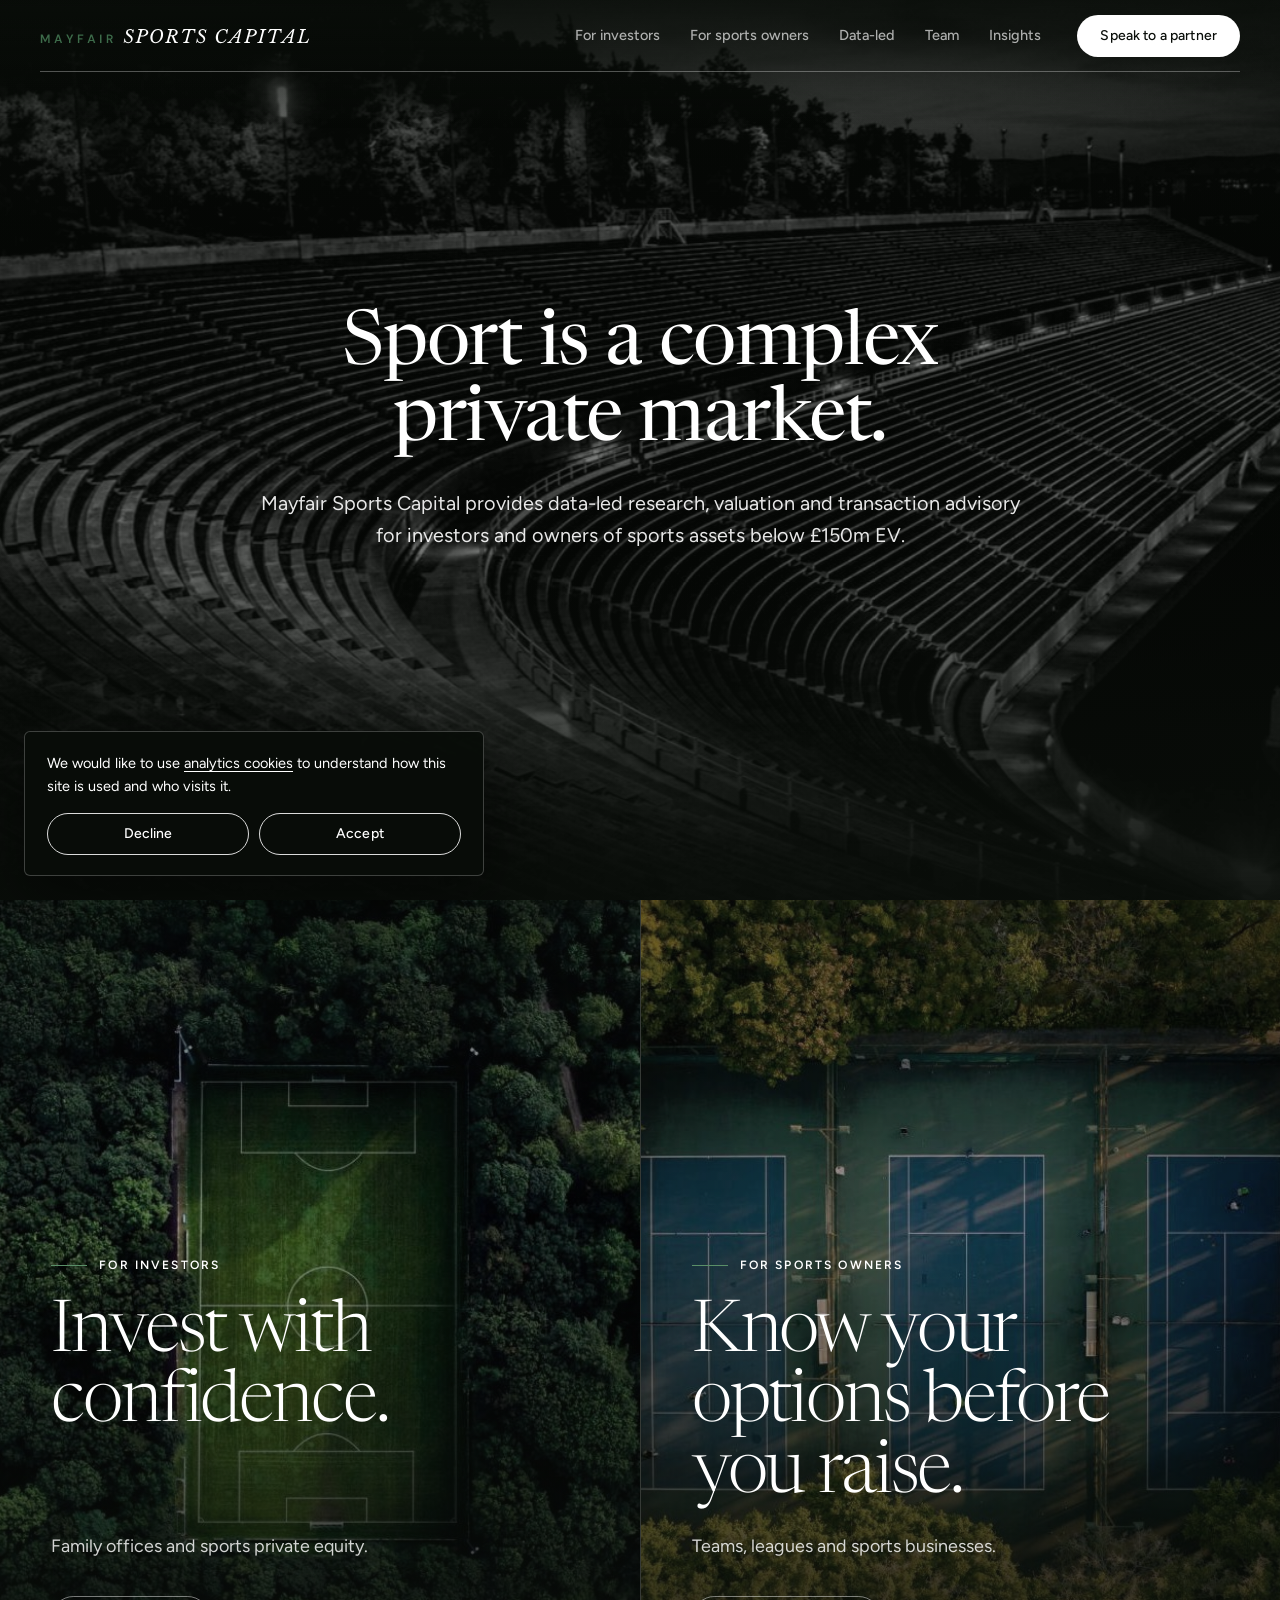
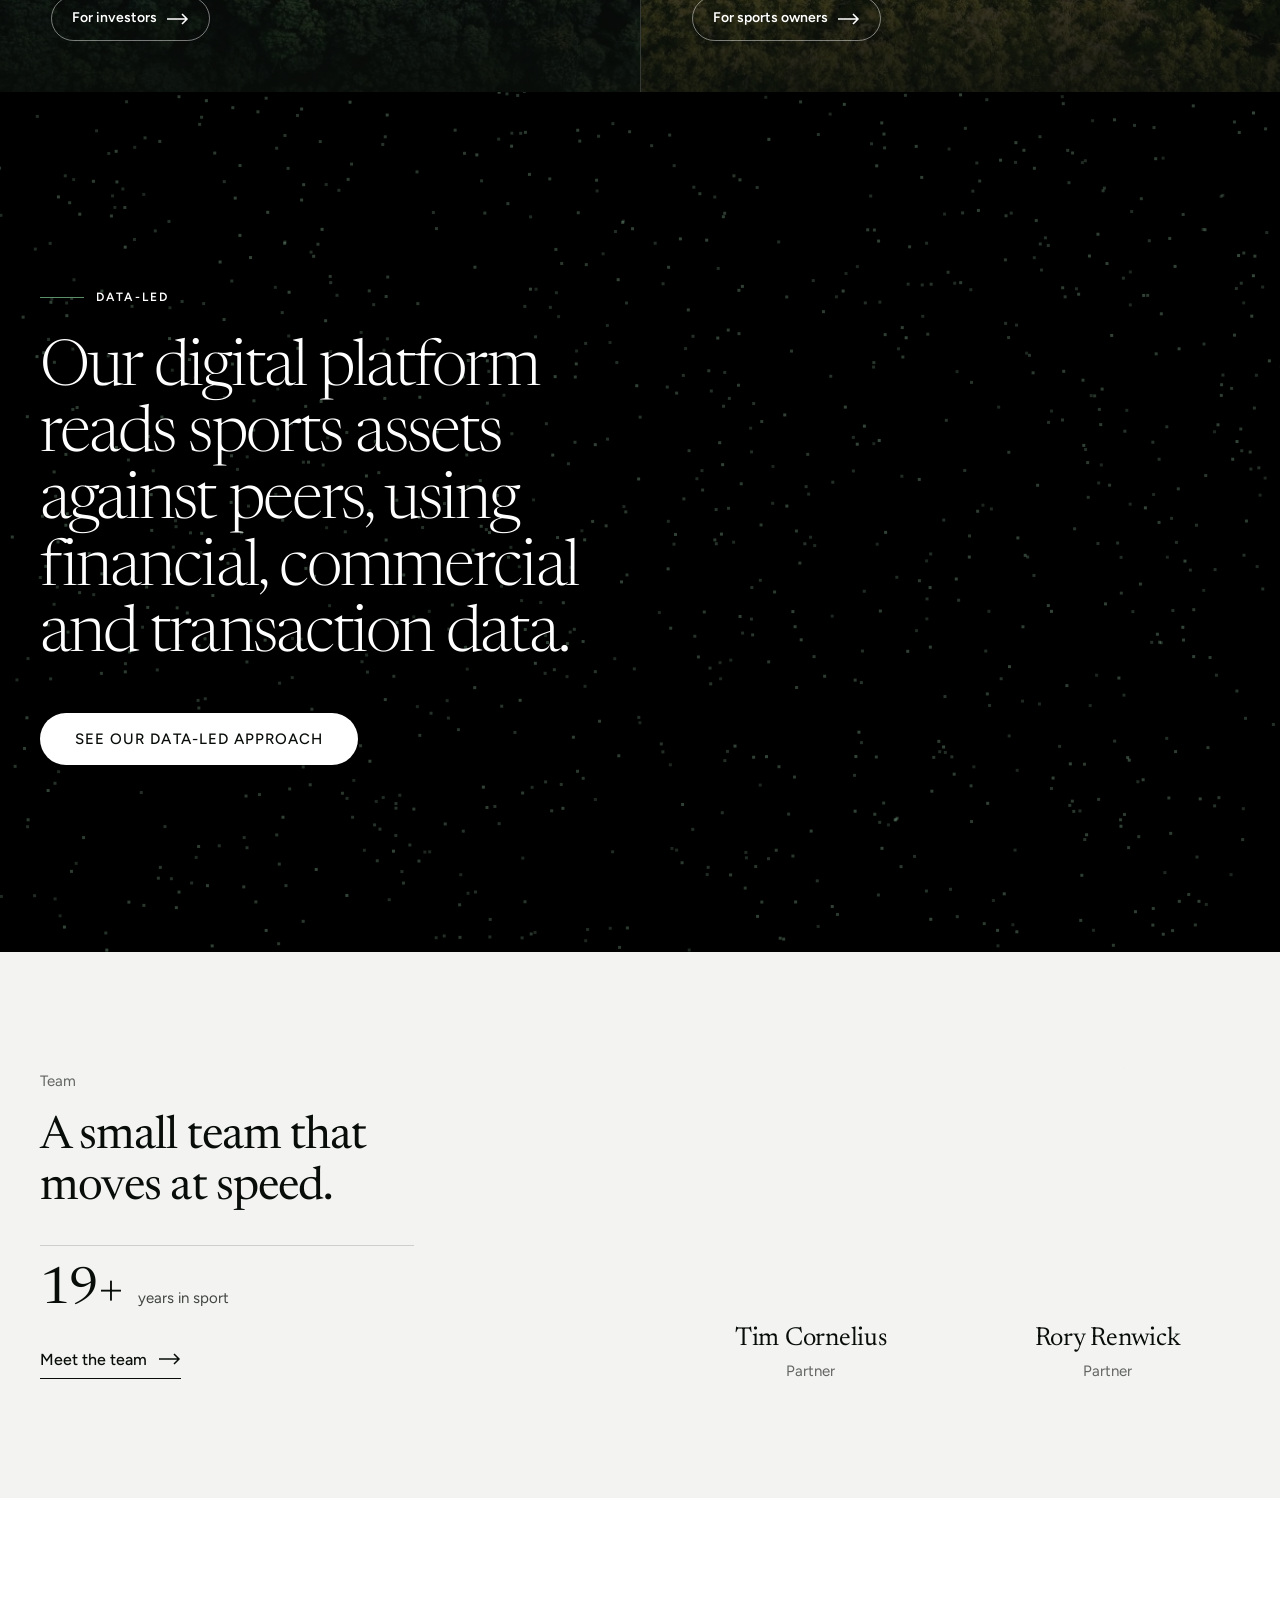
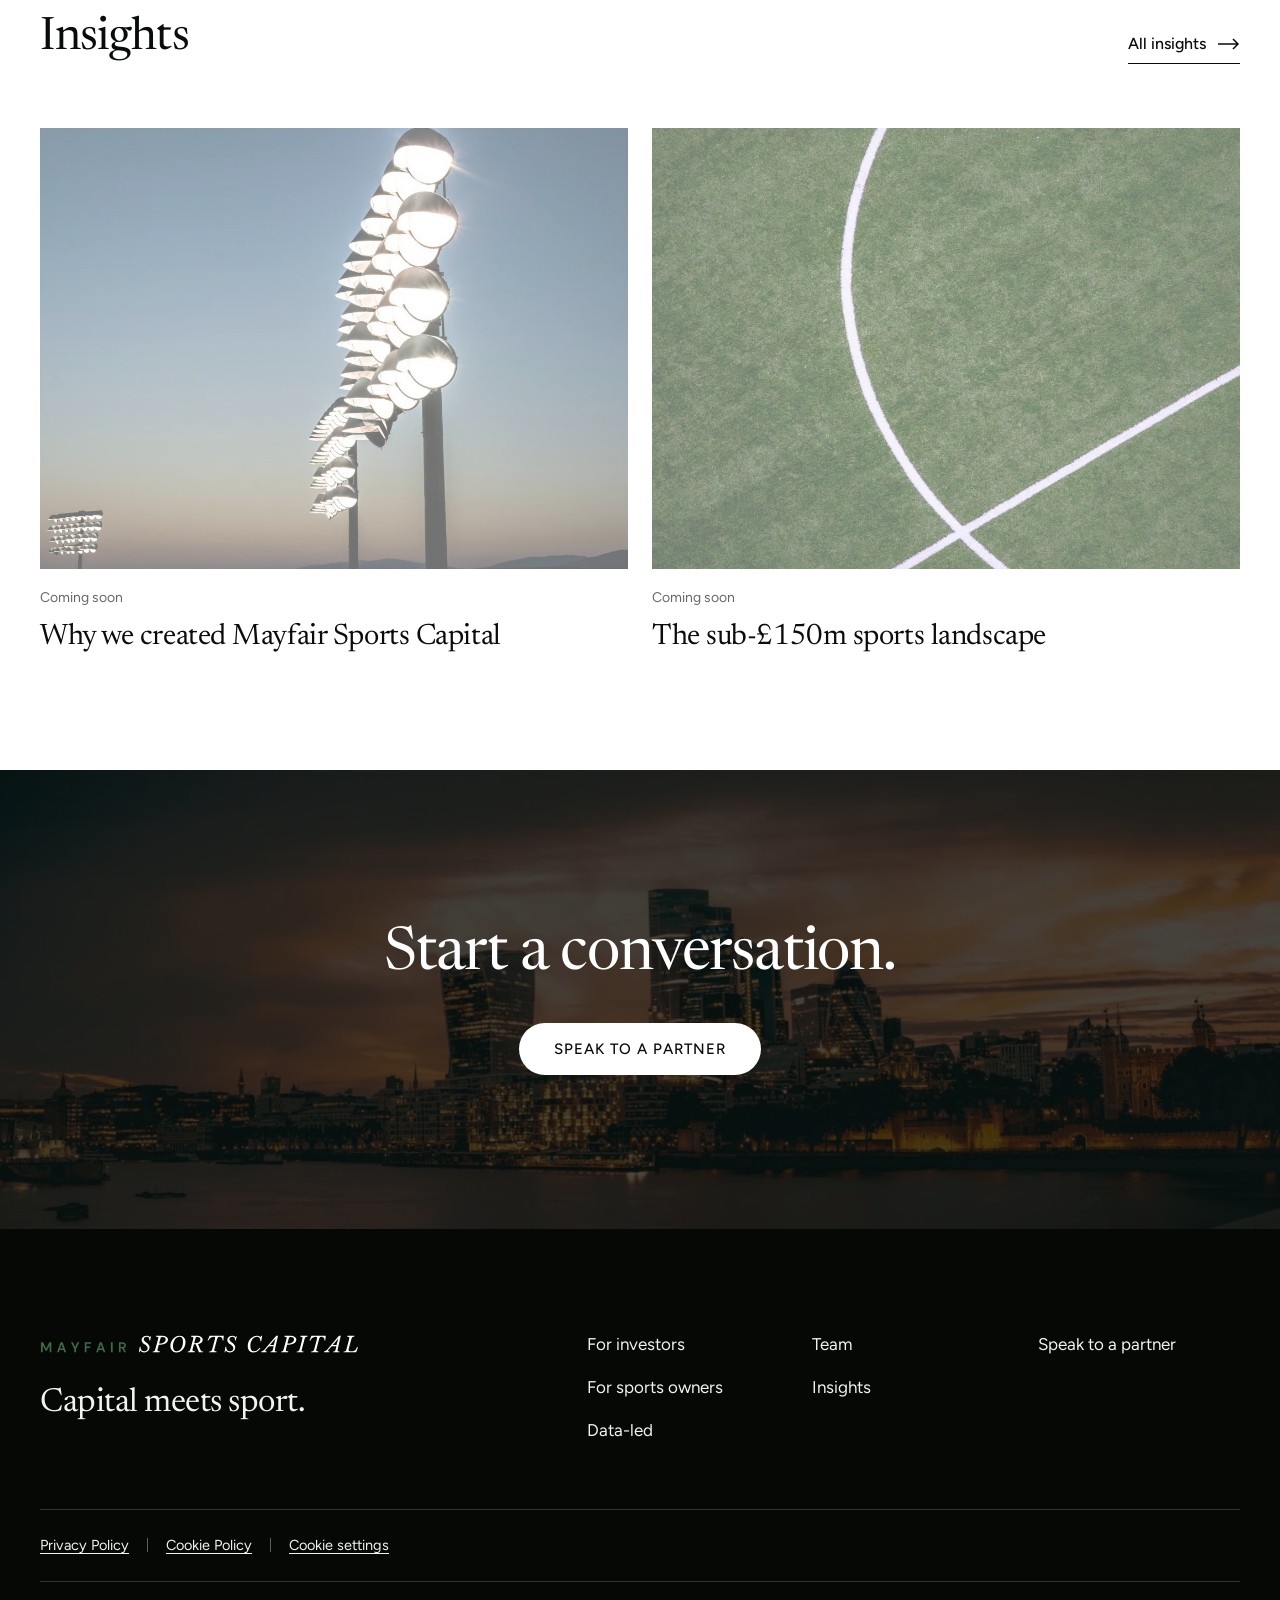
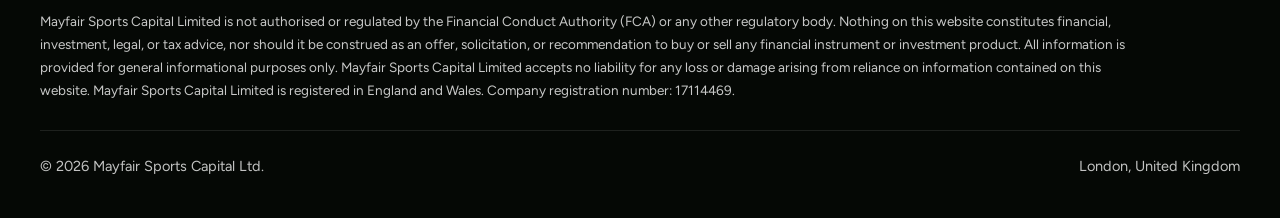
<file: index.html>
<!DOCTYPE html>
<html lang="en-GB" class="no-js">
<head>
<meta charset="utf-8">
<meta name="viewport" content="width=device-width, initial-scale=1">
<title>Mayfair Sports Capital | Capital meets sport</title>
<meta name="description" content="Mayfair Sports Capital: data-led research, valuation and transaction advisory for investors and owners of sports assets below £150m. London.">
<meta name="referrer" content="strict-origin-when-cross-origin">
<meta name="theme-color" content="#04131B">
<link rel="canonical" href="https://mayfairsportscapital.com/">
<meta property="og:type" content="website">
<meta property="og:site_name" content="Mayfair Sports Capital">
<meta property="og:locale" content="en_GB">
<meta property="og:title" content="Mayfair Sports Capital">
<meta property="og:description" content="Mayfair Sports Capital: data-led research, valuation and transaction advisory for investors and owners of sports assets below £150m. London.">
<meta property="og:url" content="https://mayfairsportscapital.com/">
<meta property="og:image" content="https://mayfairsportscapital.com/assets/img/og.jpg">
<meta property="og:image:secure_url" content="https://mayfairsportscapital.com/assets/img/og.jpg">
<meta property="og:image:type" content="image/jpeg">
<meta property="og:image:width" content="1200">
<meta property="og:image:height" content="630">
<meta property="og:image:alt" content="Mayfair Sports Capital. Sport is a complex private market.">
<meta name="twitter:card" content="summary_large_image">
<meta name="twitter:image" content="https://mayfairsportscapital.com/assets/img/og.jpg">
<link rel="icon" href="/favicon.svg" type="image/svg+xml">
<link rel="icon" href="/favicon-32.png" sizes="32x32" type="image/png">
<link rel="apple-touch-icon" href="/apple-touch-icon.png">
<link rel="preload" href="/assets/fonts/newsreader-opsz.woff2" as="font" type="font/woff2" crossorigin>
<link rel="preload" href="/assets/fonts/figtree-wght.woff2" as="font" type="font/woff2" crossorigin>
<script type="application/ld+json">{"@context": "https://schema.org", "@type": "Organization", "name": "Mayfair Sports Capital", "legalName": "Mayfair Sports Capital Limited", "url": "https://mayfairsportscapital.com/", "logo": "https://mayfairsportscapital.com/apple-touch-icon.png", "description": "Data-led research, valuation and transaction advisory for investors and owners of sports assets.", "address": {"@type": "PostalAddress", "addressLocality": "London", "addressCountry": "GB"}}</script>

<link rel="stylesheet" href="/assets/css/site.css?v=de91362e">
<script>document.documentElement.className='js';setTimeout(function(){if(!window.__msc)document.documentElement.className+=' js-failed'},6000);</script>
</head>
<body class="page-home" data-mode="prod" data-ga="G-899X453727" data-hs="148089624" data-apollo="6a54d3d7476dc0001017d1d5">
<a class="skip" href="#main">Skip to content</a>

<svg width="0" height="0" style="position:absolute" aria-hidden="true" focusable="false"><symbol id="msc-wordmark" viewBox="0 0 2701 220"><path fill="#3d6b4a" d="M8 180V96H26L52 150L79 96H96V180H82V121L58 168H47L23 121V180Z"/><path fill="#3d6b4a" d="M144 180 174 96H191L221 180H206L182 113L159 180ZM157 160 161 149H203L207 160Z"/><path fill="#3d6b4a" d="M290 180V150L262 96H278L299 139H296L316 96H333L305 150V180Z"/><path fill="#3d6b4a" d="M379 180V96H433V108H393V132H425V144H393V180Z"/><path fill="#3d6b4a" d="M475 180 506 96H522L553 180H538L514 113L490 180ZM489 160 493 149H534L538 160Z"/><path fill="#3d6b4a" d="M600 180V96H615V180Z"/><path fill="#3d6b4a" d="M668 180V96H698Q708 96 714 99Q721 103 724 109Q727 114 727 121Q727 128 724 134Q721 140 714 143Q708 147 698 147H682V180ZM712 180 694 143H710L728 180ZM682 136H697Q705 136 709 132Q713 128 713 122Q713 116 709 112Q705 108 697 108H682Z"/><path fill="currentColor" d="M931 52 934 44H940L932 80H926Q925 63 920 56Q914 49 903 49Q892 49 885 55Q878 61 878 70Q878 76 881 81Q885 86 890 91Q896 95 902 100Q908 104 914 110Q920 115 923 122Q927 129 927 138Q927 150 921 160Q914 170 904 176Q894 182 881 182Q871 182 863 178Q854 174 847 166L843 180H837L844 134H850Q851 153 859 163Q867 172 881 172Q890 172 896 169Q903 166 907 160Q911 154 911 147Q911 140 907 134Q903 128 898 123Q892 118 885 113Q879 109 873 103Q867 98 864 92Q860 85 860 77Q860 67 866 58Q871 50 881 45Q891 40 902 40Q911 40 918 42Q924 45 931 52Z"/><path fill="currentColor" d="M953 180 955 173Q960 173 965 171Q969 168 972 164Q975 159 977 151L998 72Q1000 68 1000 64Q1001 61 1001 58Q1001 53 997 51Q993 49 982 49L984 41H1034Q1057 41 1070 50Q1083 58 1083 72Q1083 82 1078 90Q1073 98 1065 103Q1056 109 1044 112Q1032 116 1018 116H1005L998 143Q996 149 995 154Q994 159 994 161Q994 165 996 167Q998 170 1003 171Q1008 172 1014 172L1012 180ZM1008 106H1016Q1027 106 1035 104Q1044 101 1050 96Q1056 92 1060 85Q1063 79 1063 71Q1063 64 1060 59Q1057 54 1050 52Q1044 50 1034 50Q1027 50 1024 52Q1021 55 1019 64Z"/><path fill="currentColor" d="M1181 40Q1196 40 1208 46Q1219 53 1225 66Q1231 78 1231 96Q1231 113 1225 128Q1219 144 1208 156Q1197 168 1184 175Q1170 182 1154 182Q1139 182 1128 175Q1116 168 1110 155Q1103 142 1103 125Q1103 108 1110 93Q1116 77 1127 65Q1138 53 1152 46Q1166 40 1181 40ZM1181 49Q1169 49 1159 55Q1149 61 1141 71Q1134 82 1130 96Q1125 110 1125 126Q1125 149 1133 160Q1141 172 1157 172Q1168 172 1178 166Q1187 160 1194 149Q1202 138 1206 123Q1210 108 1210 91Q1210 69 1203 59Q1196 49 1181 49Z"/><path fill="currentColor" d="M1249 180 1251 173Q1257 173 1261 171Q1265 168 1269 164Q1272 159 1274 151L1295 72Q1296 68 1297 64Q1297 61 1297 58Q1297 53 1293 51Q1289 49 1278 49L1280 41H1330Q1352 41 1364 50Q1377 58 1377 72Q1377 82 1372 90Q1367 98 1358 103Q1349 108 1337 110L1351 143Q1356 156 1360 162Q1364 168 1368 171Q1373 173 1381 173L1379 180H1345L1318 112H1303L1294 143Q1292 149 1291 154Q1290 159 1290 161Q1290 166 1295 169Q1301 172 1311 172L1309 180ZM1305 103H1314Q1326 103 1336 100Q1346 96 1351 89Q1357 82 1357 71Q1357 60 1350 55Q1344 50 1331 50Q1326 50 1323 51Q1320 52 1319 55Q1317 58 1315 64Z"/><path fill="currentColor" d="M1430 180 1432 173Q1439 173 1444 171Q1449 170 1452 165Q1456 161 1458 152L1480 69Q1482 63 1482 59Q1482 52 1479 51Q1476 49 1471 49Q1461 49 1452 53Q1444 57 1437 64Q1430 71 1425 80H1418L1435 41H1555L1552 80H1545Q1545 68 1542 61Q1539 55 1534 52Q1528 49 1520 49Q1514 49 1510 51Q1506 52 1503 57Q1501 62 1498 70L1477 150Q1476 154 1475 157Q1474 160 1474 163Q1474 168 1479 170Q1483 173 1495 173L1493 180Z"/><path fill="currentColor" d="M1656 52 1659 44H1665L1657 80H1651Q1650 63 1645 56Q1640 49 1628 49Q1617 49 1610 55Q1603 61 1603 70Q1603 76 1606 81Q1610 86 1615 91Q1621 95 1627 100Q1633 104 1639 110Q1645 115 1648 122Q1652 129 1652 138Q1652 150 1646 160Q1640 170 1629 176Q1619 182 1606 182Q1596 182 1588 178Q1579 174 1572 166L1568 180H1562L1569 134H1575Q1576 153 1584 163Q1592 172 1606 172Q1615 172 1622 169Q1628 166 1632 160Q1636 154 1636 147Q1636 140 1632 134Q1628 128 1623 123Q1617 118 1610 113Q1604 109 1598 103Q1592 98 1589 92Q1585 85 1585 77Q1585 67 1591 58Q1596 50 1606 45Q1616 40 1627 40Q1636 40 1643 42Q1649 45 1656 52Z"/><path fill="currentColor" d="M1864 146Q1855 159 1846 167Q1838 175 1828 178Q1818 182 1806 182Q1791 182 1780 175Q1769 168 1764 156Q1758 143 1758 126Q1758 112 1762 99Q1766 87 1773 76Q1781 65 1791 57Q1800 49 1812 44Q1823 40 1836 40Q1852 40 1867 50L1873 41H1880L1872 87H1865Q1864 67 1857 58Q1850 49 1836 49Q1824 49 1814 55Q1804 61 1796 71Q1788 82 1784 96Q1780 110 1780 126Q1780 171 1811 171Q1825 171 1836 164Q1847 157 1858 142Z"/><path fill="currentColor" d="M2014 40 1989 150Q1987 159 1987 164Q1987 169 1991 171Q1994 173 2004 173L2002 180H1949L1951 173Q1958 173 1961 171Q1965 170 1968 165Q1970 160 1972 150L1977 128H1938L1927 140Q1919 149 1914 154Q1910 159 1908 162Q1906 165 1906 168Q1906 170 1909 172Q1912 173 1919 173L1917 180H1871L1872 173Q1878 173 1884 170Q1890 166 1898 159Q1905 152 1916 138L1999 40ZM1946 119H1978L1993 63H1993Z"/><path fill="currentColor" d="M2039 180 2041 173Q2047 173 2051 171Q2055 168 2058 164Q2061 159 2063 151L2084 72Q2086 68 2086 64Q2087 61 2087 58Q2087 53 2083 51Q2079 49 2068 49L2070 41H2120Q2143 41 2156 50Q2169 58 2169 72Q2169 82 2164 90Q2160 98 2151 103Q2142 109 2130 112Q2118 116 2104 116H2091L2084 143Q2082 149 2081 154Q2080 159 2080 161Q2080 165 2082 167Q2084 170 2089 171Q2094 172 2101 172L2099 180ZM2094 106H2102Q2113 106 2121 104Q2130 101 2136 96Q2142 92 2146 85Q2149 79 2149 71Q2149 64 2146 59Q2143 54 2136 52Q2130 50 2120 50Q2113 50 2110 52Q2107 55 2105 64Z"/><path fill="currentColor" d="M2236 78 2217 150Q2214 158 2214 162Q2214 168 2218 171Q2222 173 2231 173L2229 180H2171L2173 173Q2180 173 2185 171Q2189 170 2192 165Q2195 160 2198 152L2219 72Q2221 62 2221 57Q2221 52 2217 50Q2213 49 2203 49L2205 41H2264L2262 49Q2254 49 2249 51Q2245 53 2242 59Q2239 66 2236 78Z"/><path fill="currentColor" d="M2293 180 2295 173Q2302 173 2307 171Q2311 170 2315 165Q2318 161 2321 152L2343 69Q2344 63 2344 59Q2344 52 2341 51Q2338 49 2333 49Q2323 49 2315 53Q2306 57 2299 64Q2292 71 2288 80H2280L2297 41H2418L2414 80H2407Q2407 68 2404 61Q2401 55 2396 52Q2390 49 2382 49Q2376 49 2372 51Q2368 52 2366 57Q2363 62 2361 70L2340 150Q2338 154 2338 157Q2337 160 2337 163Q2337 168 2341 170Q2346 173 2357 173L2355 180Z"/><path fill="currentColor" d="M2545 40 2520 150Q2518 159 2518 164Q2518 169 2522 171Q2525 173 2535 173L2533 180H2480L2482 173Q2489 173 2492 171Q2496 170 2499 165Q2501 160 2503 150L2508 128H2469L2458 140Q2450 149 2445 154Q2441 159 2439 162Q2437 165 2437 168Q2437 170 2440 172Q2443 173 2450 173L2448 180H2402L2403 173Q2409 173 2415 170Q2421 166 2429 159Q2436 152 2447 138L2530 40ZM2477 119H2509L2524 63H2524Z"/><path fill="currentColor" d="M2568 180 2570 173Q2578 173 2583 171Q2587 169 2590 165Q2592 160 2594 152L2615 72Q2616 67 2617 63Q2617 60 2617 57Q2617 52 2613 50Q2609 49 2600 49L2602 41H2660L2658 49Q2650 49 2646 51Q2641 53 2638 59Q2635 66 2632 78L2613 149Q2612 152 2612 155Q2611 157 2611 159Q2611 166 2616 169Q2620 172 2632 172Q2646 172 2655 169Q2665 166 2671 158Q2677 151 2682 138H2691L2675 180Z"/></symbol></svg>
<header class="site-header" data-inertable>
  <div class="site-header__inner">
    <button class="menu-btn" type="button" aria-expanded="false" aria-controls="menu" data-menu-open>
      <svg class="icon icon--menu" width="20" height="14" viewBox="0 0 20 14" aria-hidden="true" focusable="false"><path d="M0 1h20M0 7h20M0 13h20" stroke="currentColor" stroke-width="1.6" fill="none"/></svg><span class="menu-btn__label">Menu</span>
    </button>
    <a class="wordmark" href="/" aria-label="Mayfair Sports Capital, home"><svg class="wordmark__svg" viewBox="0 0 2701 220" aria-hidden="true" focusable="false"><use href="#msc-wordmark"/></svg></a>
    <nav class="topnav" aria-label="Main">
      <a href="/investors/">For investors</a>
      <a href="/owners/">For sports owners</a>
      <a href="/data/">Data-led</a>
      <a href="/people/">Team</a>
      <a href="/insights/">Insights</a>
    </nav>
    <a class="btn btn--light btn--sm site-header__cta" href="/contact/">Speak to a partner</a>
  </div>
</header>

<div class="scrim" data-menu-close aria-hidden="true"></div>
<aside id="menu" class="drawer" role="dialog" aria-modal="true" aria-label="Menu" aria-hidden="true">
  <div class="drawer__top">
    <button class="drawer__close" type="button" aria-label="Close menu" data-menu-close><svg class="icon" width="16" height="16" viewBox="0 0 16 16" aria-hidden="true" focusable="false"><path d="M1.5 1.5l13 13M14.5 1.5l-13 13" stroke="currentColor" stroke-width="1.6" fill="none"/></svg></button>
  </div>
  <div class="drawer__body">
    <nav class="drawer__nav drawer__nav--root" aria-label="Menu">
      <ul>
        <li style="--i: 0">
          <a class="drawer__item" href="/investors/">For investors</a>
        </li>
        <li style="--i: 1">
          <a class="drawer__item" href="/owners/">For sports owners</a>
        </li>
        <li style="--i: 2">
          <a class="drawer__item" href="/data/">Data-led</a>
        </li>
        <li style="--i: 3">
          <a class="drawer__item" href="/people/">Team</a>
        </li>
        <li style="--i: 4">
          <a class="drawer__item" href="/insights/">Insights</a>
        </li>
        <li style="--i: 5">
          <a class="drawer__item" href="/contact/">Speak to a partner</a>
        </li>
      </ul>
    </nav>
  </div>
  <div class="drawer__foot">
    <a class="btn btn--outline" href="/contact/">Speak to a partner</a>
  </div>
</aside>
<main id="main" data-inertable>
<section class="hero" aria-labelledby="hero-title">
  <div class="hero__media" aria-hidden="true">
    <img class="hero__img" src="/assets/img/photos/hero.jpg" alt="" width="1470" height="801" loading="eager" decoding="async" fetchpriority="high" style="object-position: 50% 40%">
  </div>
  <div class="hero__shade" aria-hidden="true"></div>
  <div class="wrap hero__inner">
    <h1 class="h-display h1" id="hero-title">Sport is a complex private market.</h1>
    <p class="hero__lede">Mayfair Sports Capital provides data-led research, valuation and transaction advisory <span class="hero__lede2">for investors and owners of sports assets below £150m EV.</span></p>
  </div>
  <a class="hero__cue" href="#who"><span class="sr-only">Scroll to the next section</span></a>
</section>

<section class="doors" id="who" aria-label="Who we work for">
  <a class="door" href="/investors/">
    <span class="door__media" aria-hidden="true"><img class="door__img" src="/assets/img/photos/forest.jpg" alt="" width="1064" height="801" loading="lazy" decoding="async" style="object-position: 50% 50%"></span>
    <span class="door__shade" aria-hidden="true"></span>
    <span class="door__inner">
      <span class="door__label">For investors</span>
      <span class="door__h">Invest with confidence.</span>
      <span class="door__p">Family offices and sports private equity.</span>
      <span class="door__go">For investors <svg class="icon icon--arrow" width="22" height="12" viewBox="0 0 22 12" aria-hidden="true" focusable="false"><path d="M0 6h20M15 1l5 5-5 5" stroke="currentColor" stroke-width="1.5" fill="none"/></svg></span>
    </span>
  </a>
  <a class="door" href="/owners/">
    <span class="door__media" aria-hidden="true"><img class="door__img" src="/assets/img/photos/courts.jpg" alt="" width="1064" height="801" loading="lazy" decoding="async" style="object-position: 50% 50%"></span>
    <span class="door__shade" aria-hidden="true"></span>
    <span class="door__inner">
      <span class="door__label">For sports owners</span>
      <span class="door__h">Know your options before you raise.</span>
      <span class="door__p">Teams, leagues and sports businesses.</span>
      <span class="door__go">For sports owners <svg class="icon icon--arrow" width="22" height="12" viewBox="0 0 22 12" aria-hidden="true" focusable="false"><path d="M0 6h20M15 1l5 5-5 5" stroke="currentColor" stroke-width="1.5" fill="none"/></svg></span>
    </span>
  </a>
</section>

<section class="dfield" id="data" aria-labelledby="data-title">
  <canvas class="dfield__canvas" data-field aria-hidden="true"></canvas>
  <div class="wrap dfield__inner">
    <p class="chapter__label">Data-led</p>
    <h2 class="h-display dfield__h" id="data-title" data-reveal>Our digital platform reads sports assets against peers, using financial, commercial and transaction data.</h2>
    <a class="btn btn--light dfield__cta" href="/data/">See our data-led approach</a>
  </div>
</section>

<section class="section section--mist" id="people" aria-labelledby="people-title">
  <div class="wrap people-teaser">
    <div class="people-teaser__text">
      <p class="eyebrow" data-reveal>Team</p>
      <h2 class="h-display h2" id="people-title" data-reveal>A small team that moves at speed.</h2>
      <p class="people-stat" data-reveal><span class="stat__n">20+</span><span>years in sport</span></p>
      <a class="link-arrow" href="/people/" data-reveal>Meet the team <svg class="icon icon--arrow" width="22" height="12" viewBox="0 0 22 12" aria-hidden="true" focusable="false"><path d="M0 6h20M15 1l5 5-5 5" stroke="currentColor" stroke-width="1.5" fill="none"/></svg></a>
    </div>
    <div class="people-teaser__cards">
      <a class="person-card" href="/people/#tim" data-reveal style="--d: 0ms">
        <div class="portrait portrait--card">
  <img class="portrait__img" src="/assets/img/people/tim-cornelius.png" alt="Tim Cornelius" width="800" height="800" loading="lazy" decoding="async">
</div>
        <span class="person-card__name">Tim Cornelius</span>
        <span class="person-card__title">Partner</span>
      </a>
      <a class="person-card" href="/people/#rory" data-reveal style="--d: 100ms">
        <div class="portrait portrait--card">
  <img class="portrait__img" src="/assets/img/people/rory-renwick.png" alt="Rory Renwick" width="800" height="800" loading="lazy" decoding="async">
</div>
        <span class="person-card__name">Rory Renwick</span>
        <span class="person-card__title">Partner</span>
      </a>
    </div>
  </div>
</section>

<section class="section section--paper" id="insights" aria-labelledby="insights-title">
  <div class="wrap">
    <div class="section-head section-head--row">
      <h2 class="h-display h2" id="insights-title" data-reveal>Insights</h2>
      <a class="link-arrow" href="/insights/" data-reveal>All insights <svg class="icon icon--arrow" width="22" height="12" viewBox="0 0 22 12" aria-hidden="true" focusable="false"><path d="M0 6h20M15 1l5 5-5 5" stroke="currentColor" stroke-width="1.5" fill="none"/></svg></a>
    </div>
    <div class="notes-grid notes-grid--2">
      <div data-reveal style="--d: 0ms">
<div class="note-card note-card--soon ">
  <span class="note-card__media"><img class="note-card__img" src="/assets/img/photos/dusk.jpg" alt="" width="1064" height="801" loading="lazy" decoding="async" style="object-position: 50% 40%"></span>
  <span class="note-card__meta">Coming soon</span>
  <span class="note-card__title">Why we created Mayfair Sports Capital</span>
</div></div>
      <div data-reveal style="--d: 100ms">
<div class="note-card note-card--soon ">
  <span class="note-card__media"><img class="note-card__img" src="/assets/img/photos/lines.jpg" alt="" width="1064" height="801" loading="lazy" decoding="async" style="object-position: 50% 50%"></span>
  <span class="note-card__meta">Coming soon</span>
  <span class="note-card__title">The sub-£150m sports landscape</span>
</div></div>
    </div>
  </div>
</section>


<section class="cta" aria-labelledby="cta-title">
  <div class="cta__media" aria-hidden="true"><img class="cta__img" src="/assets/img/photos/london.jpg" alt="" width="1470" height="801" loading="lazy" decoding="async" style="object-position: 50% 58%"></div>
  <div class="cta__shade" aria-hidden="true"></div>
  <div class="cta__line" aria-hidden="true"></div>
  <div class="wrap cta__inner">
    <h2 class="h-display h2 h2--lg" id="cta-title" data-reveal>Start a conversation.</h2>
    <a class="btn btn--light" href="/contact/" data-reveal>Speak to a partner</a>
  </div>
</section>

</main>

<footer class="site-footer" data-inertable>
  <div class="wrap">
    <div class="site-footer__main">
      <div class="site-footer__brand">
        <a class="wordmark wordmark--footer" href="/" aria-label="Mayfair Sports Capital, home"><svg class="wordmark__svg" viewBox="0 0 2701 220" aria-hidden="true" focusable="false"><use href="#msc-wordmark"/></svg></a>
        <p class="site-footer__tag">Capital meets sport.</p>
      </div>
      <nav class="site-footer__cols" aria-label="Footer">
        <ul>
          <li><a href="/investors/">For investors</a></li>
          <li><a href="/owners/">For sports owners</a></li>
          <li><a href="/data/">Data-led</a></li>
        </ul>
        <ul>
          <li><a href="/people/">Team</a></li>
          <li><a href="/insights/">Insights</a></li>
        </ul>
        <ul>
          <li><a href="/contact/">Speak to a partner</a></li>
        </ul>
      </nav>
    </div>
    <ul class="site-footer__legal">
      <li><a href="/privacy/">Privacy Policy</a></li>
      <li><a href="/cookies/">Cookie Policy</a></li>
      <li><button type="button" data-consent-open>Cookie settings</button></li>
    </ul>
    <div class="site-footer__small">
      <p>Mayfair Sports Capital Limited is not authorised or regulated by the Financial Conduct Authority (FCA) or any other regulatory body. Nothing on this website constitutes financial, investment, legal, or tax advice, nor should it be construed as an offer, solicitation, or recommendation to buy or sell any financial instrument or investment product. All information is provided for general informational purposes only. Mayfair Sports Capital Limited accepts no liability for any loss or damage arising from reliance on information contained on this website. Mayfair Sports Capital Limited is registered in England and Wales. Company registration number: 17114469.</p>
    </div>
    <div class="site-footer__base">
      <p>&copy; 2026 Mayfair Sports Capital Ltd.</p>
      <p>London, United Kingdom</p>
    </div>
  </div>
</footer>
<div class="consent" id="consent" role="region" aria-label="Cookie preferences" hidden>
  <p class="consent__text" id="consent-text">We would like to use <a href="/cookies/">analytics cookies</a> to understand how this site is used and who visits it.</p>
  <div class="consent__actions">
    <button type="button" class="btn btn--outline btn--sm" data-consent="denied">Decline</button>
    <button type="button" class="btn btn--outline btn--sm" data-consent="granted">Accept</button>
  </div>
</div>
<script src="/assets/js/site.js?v=0346a24a" defer></script>
<script type="speculationrules">{"prefetch":[{"source":"document","where":{"and":[{"href_matches":"/*"},{"not":{"selector_matches":"[rel~=nofollow]"}}]},"eagerness":"moderate"}]}</script>
</body>
</html>
</file>
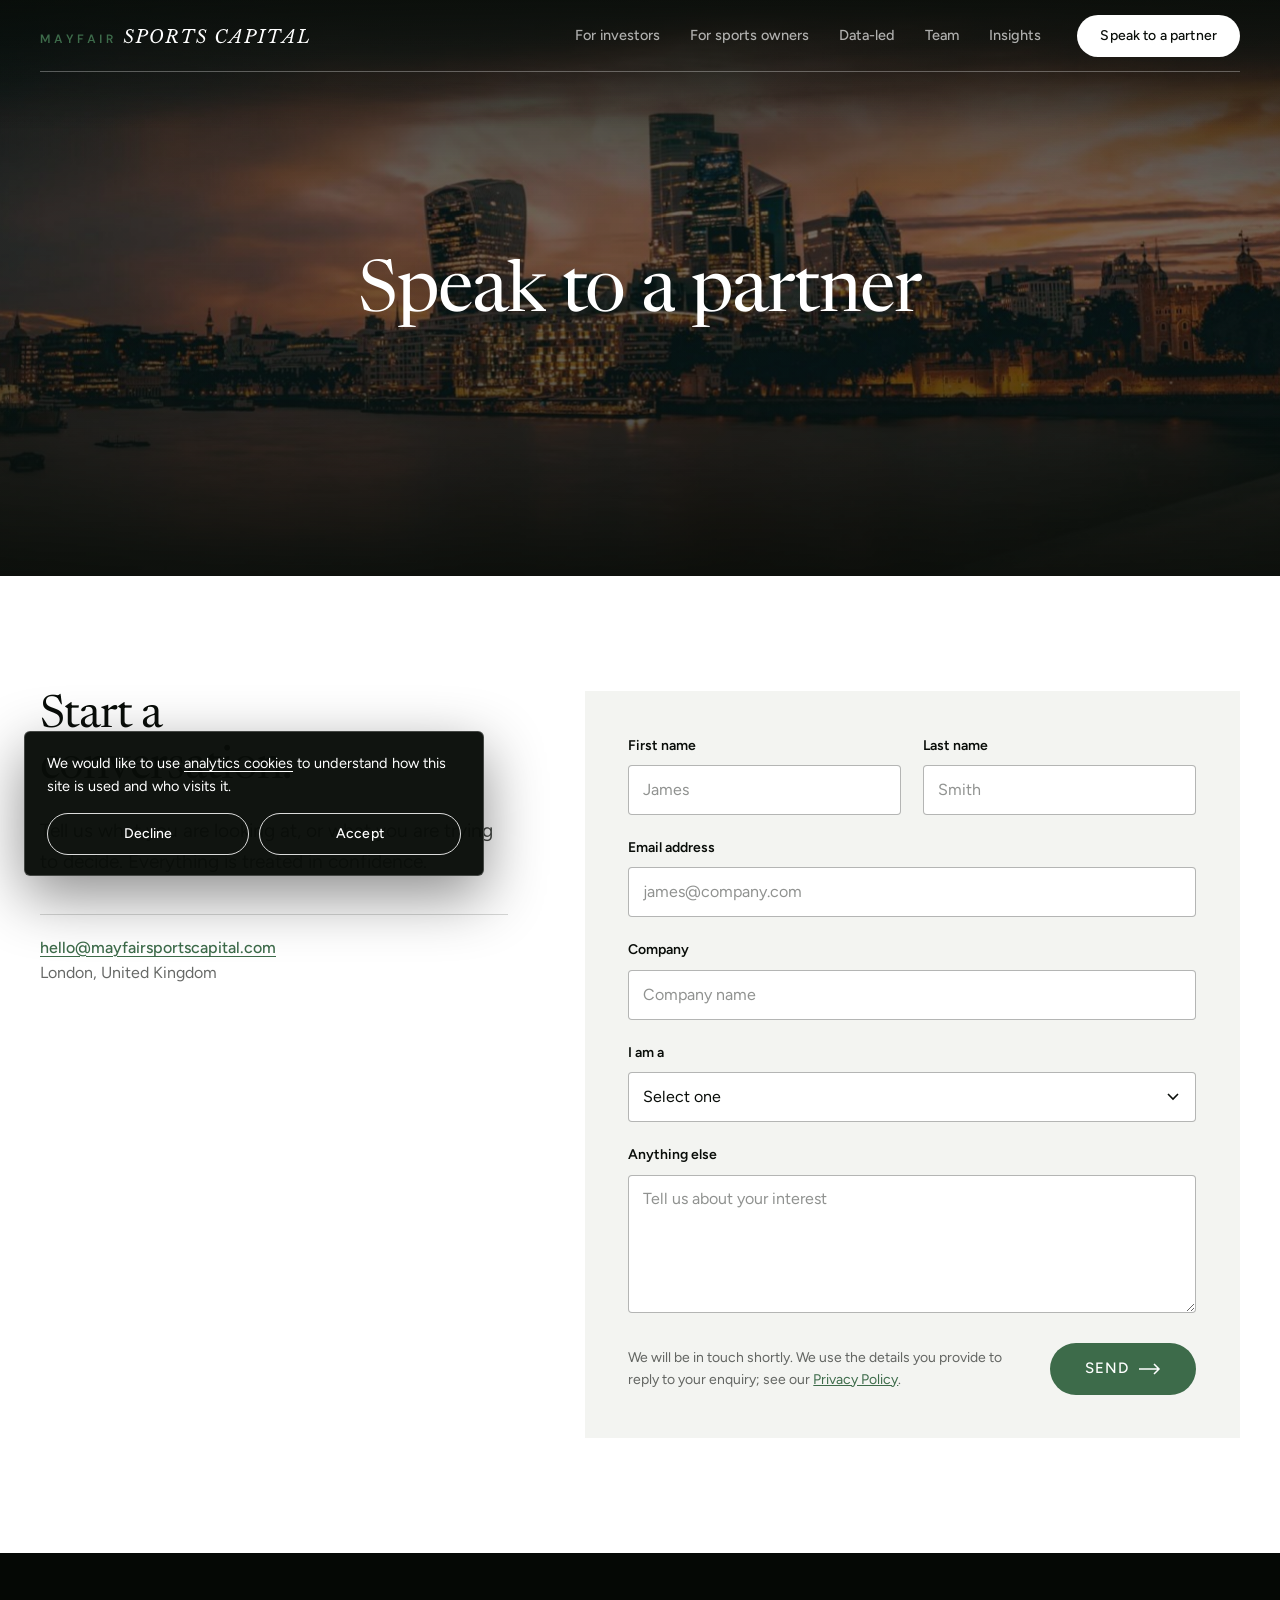
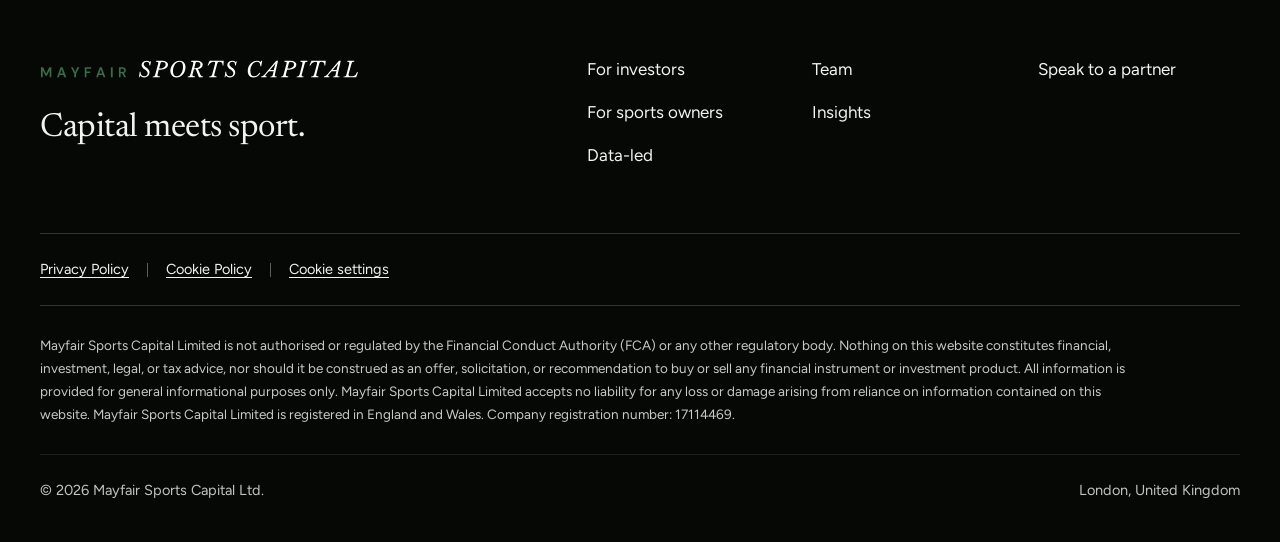
<file: contact/index.html>
<!DOCTYPE html>
<html lang="en-GB" class="no-js">
<head>
<meta charset="utf-8">
<meta name="viewport" content="width=device-width, initial-scale=1">
<title>Speak to a partner | Mayfair Sports Capital</title>
<meta name="description" content="Speak to a partner at Mayfair Sports Capital. Enquiries from investors, sports owners and their advisers are treated in confidence.">
<meta name="referrer" content="strict-origin-when-cross-origin">
<meta name="theme-color" content="#04131B">
<link rel="canonical" href="https://mayfairsportscapital.com/contact/">
<meta property="og:type" content="website">
<meta property="og:site_name" content="Mayfair Sports Capital">
<meta property="og:locale" content="en_GB">
<meta property="og:title" content="Speak to a partner | Mayfair Sports Capital">
<meta property="og:description" content="Speak to a partner at Mayfair Sports Capital. Enquiries from investors, sports owners and their advisers are treated in confidence.">
<meta property="og:url" content="https://mayfairsportscapital.com/contact/">
<meta property="og:image" content="https://mayfairsportscapital.com/assets/img/og.jpg">
<meta property="og:image:secure_url" content="https://mayfairsportscapital.com/assets/img/og.jpg">
<meta property="og:image:type" content="image/jpeg">
<meta property="og:image:width" content="1200">
<meta property="og:image:height" content="630">
<meta property="og:image:alt" content="Mayfair Sports Capital. Sport is a complex private market.">
<meta name="twitter:card" content="summary_large_image">
<meta name="twitter:image" content="https://mayfairsportscapital.com/assets/img/og.jpg">
<link rel="icon" href="/favicon.svg" type="image/svg+xml">
<link rel="icon" href="/favicon-32.png" sizes="32x32" type="image/png">
<link rel="apple-touch-icon" href="/apple-touch-icon.png">
<link rel="preload" href="/assets/fonts/newsreader-opsz.woff2" as="font" type="font/woff2" crossorigin>
<link rel="preload" href="/assets/fonts/figtree-wght.woff2" as="font" type="font/woff2" crossorigin>
<link rel="stylesheet" href="/assets/css/site.css?v=de91362e">
<script>document.documentElement.className='js';setTimeout(function(){if(!window.__msc)document.documentElement.className+=' js-failed'},6000);</script>
</head>
<body class="page-contact" data-mode="prod" data-ga="G-899X453727" data-hs="148089624" data-apollo="6a54d3d7476dc0001017d1d5">
<a class="skip" href="#main">Skip to content</a>

<svg width="0" height="0" style="position:absolute" aria-hidden="true" focusable="false"><symbol id="msc-wordmark" viewBox="0 0 2701 220"><path fill="#3d6b4a" d="M8 180V96H26L52 150L79 96H96V180H82V121L58 168H47L23 121V180Z"/><path fill="#3d6b4a" d="M144 180 174 96H191L221 180H206L182 113L159 180ZM157 160 161 149H203L207 160Z"/><path fill="#3d6b4a" d="M290 180V150L262 96H278L299 139H296L316 96H333L305 150V180Z"/><path fill="#3d6b4a" d="M379 180V96H433V108H393V132H425V144H393V180Z"/><path fill="#3d6b4a" d="M475 180 506 96H522L553 180H538L514 113L490 180ZM489 160 493 149H534L538 160Z"/><path fill="#3d6b4a" d="M600 180V96H615V180Z"/><path fill="#3d6b4a" d="M668 180V96H698Q708 96 714 99Q721 103 724 109Q727 114 727 121Q727 128 724 134Q721 140 714 143Q708 147 698 147H682V180ZM712 180 694 143H710L728 180ZM682 136H697Q705 136 709 132Q713 128 713 122Q713 116 709 112Q705 108 697 108H682Z"/><path fill="currentColor" d="M931 52 934 44H940L932 80H926Q925 63 920 56Q914 49 903 49Q892 49 885 55Q878 61 878 70Q878 76 881 81Q885 86 890 91Q896 95 902 100Q908 104 914 110Q920 115 923 122Q927 129 927 138Q927 150 921 160Q914 170 904 176Q894 182 881 182Q871 182 863 178Q854 174 847 166L843 180H837L844 134H850Q851 153 859 163Q867 172 881 172Q890 172 896 169Q903 166 907 160Q911 154 911 147Q911 140 907 134Q903 128 898 123Q892 118 885 113Q879 109 873 103Q867 98 864 92Q860 85 860 77Q860 67 866 58Q871 50 881 45Q891 40 902 40Q911 40 918 42Q924 45 931 52Z"/><path fill="currentColor" d="M953 180 955 173Q960 173 965 171Q969 168 972 164Q975 159 977 151L998 72Q1000 68 1000 64Q1001 61 1001 58Q1001 53 997 51Q993 49 982 49L984 41H1034Q1057 41 1070 50Q1083 58 1083 72Q1083 82 1078 90Q1073 98 1065 103Q1056 109 1044 112Q1032 116 1018 116H1005L998 143Q996 149 995 154Q994 159 994 161Q994 165 996 167Q998 170 1003 171Q1008 172 1014 172L1012 180ZM1008 106H1016Q1027 106 1035 104Q1044 101 1050 96Q1056 92 1060 85Q1063 79 1063 71Q1063 64 1060 59Q1057 54 1050 52Q1044 50 1034 50Q1027 50 1024 52Q1021 55 1019 64Z"/><path fill="currentColor" d="M1181 40Q1196 40 1208 46Q1219 53 1225 66Q1231 78 1231 96Q1231 113 1225 128Q1219 144 1208 156Q1197 168 1184 175Q1170 182 1154 182Q1139 182 1128 175Q1116 168 1110 155Q1103 142 1103 125Q1103 108 1110 93Q1116 77 1127 65Q1138 53 1152 46Q1166 40 1181 40ZM1181 49Q1169 49 1159 55Q1149 61 1141 71Q1134 82 1130 96Q1125 110 1125 126Q1125 149 1133 160Q1141 172 1157 172Q1168 172 1178 166Q1187 160 1194 149Q1202 138 1206 123Q1210 108 1210 91Q1210 69 1203 59Q1196 49 1181 49Z"/><path fill="currentColor" d="M1249 180 1251 173Q1257 173 1261 171Q1265 168 1269 164Q1272 159 1274 151L1295 72Q1296 68 1297 64Q1297 61 1297 58Q1297 53 1293 51Q1289 49 1278 49L1280 41H1330Q1352 41 1364 50Q1377 58 1377 72Q1377 82 1372 90Q1367 98 1358 103Q1349 108 1337 110L1351 143Q1356 156 1360 162Q1364 168 1368 171Q1373 173 1381 173L1379 180H1345L1318 112H1303L1294 143Q1292 149 1291 154Q1290 159 1290 161Q1290 166 1295 169Q1301 172 1311 172L1309 180ZM1305 103H1314Q1326 103 1336 100Q1346 96 1351 89Q1357 82 1357 71Q1357 60 1350 55Q1344 50 1331 50Q1326 50 1323 51Q1320 52 1319 55Q1317 58 1315 64Z"/><path fill="currentColor" d="M1430 180 1432 173Q1439 173 1444 171Q1449 170 1452 165Q1456 161 1458 152L1480 69Q1482 63 1482 59Q1482 52 1479 51Q1476 49 1471 49Q1461 49 1452 53Q1444 57 1437 64Q1430 71 1425 80H1418L1435 41H1555L1552 80H1545Q1545 68 1542 61Q1539 55 1534 52Q1528 49 1520 49Q1514 49 1510 51Q1506 52 1503 57Q1501 62 1498 70L1477 150Q1476 154 1475 157Q1474 160 1474 163Q1474 168 1479 170Q1483 173 1495 173L1493 180Z"/><path fill="currentColor" d="M1656 52 1659 44H1665L1657 80H1651Q1650 63 1645 56Q1640 49 1628 49Q1617 49 1610 55Q1603 61 1603 70Q1603 76 1606 81Q1610 86 1615 91Q1621 95 1627 100Q1633 104 1639 110Q1645 115 1648 122Q1652 129 1652 138Q1652 150 1646 160Q1640 170 1629 176Q1619 182 1606 182Q1596 182 1588 178Q1579 174 1572 166L1568 180H1562L1569 134H1575Q1576 153 1584 163Q1592 172 1606 172Q1615 172 1622 169Q1628 166 1632 160Q1636 154 1636 147Q1636 140 1632 134Q1628 128 1623 123Q1617 118 1610 113Q1604 109 1598 103Q1592 98 1589 92Q1585 85 1585 77Q1585 67 1591 58Q1596 50 1606 45Q1616 40 1627 40Q1636 40 1643 42Q1649 45 1656 52Z"/><path fill="currentColor" d="M1864 146Q1855 159 1846 167Q1838 175 1828 178Q1818 182 1806 182Q1791 182 1780 175Q1769 168 1764 156Q1758 143 1758 126Q1758 112 1762 99Q1766 87 1773 76Q1781 65 1791 57Q1800 49 1812 44Q1823 40 1836 40Q1852 40 1867 50L1873 41H1880L1872 87H1865Q1864 67 1857 58Q1850 49 1836 49Q1824 49 1814 55Q1804 61 1796 71Q1788 82 1784 96Q1780 110 1780 126Q1780 171 1811 171Q1825 171 1836 164Q1847 157 1858 142Z"/><path fill="currentColor" d="M2014 40 1989 150Q1987 159 1987 164Q1987 169 1991 171Q1994 173 2004 173L2002 180H1949L1951 173Q1958 173 1961 171Q1965 170 1968 165Q1970 160 1972 150L1977 128H1938L1927 140Q1919 149 1914 154Q1910 159 1908 162Q1906 165 1906 168Q1906 170 1909 172Q1912 173 1919 173L1917 180H1871L1872 173Q1878 173 1884 170Q1890 166 1898 159Q1905 152 1916 138L1999 40ZM1946 119H1978L1993 63H1993Z"/><path fill="currentColor" d="M2039 180 2041 173Q2047 173 2051 171Q2055 168 2058 164Q2061 159 2063 151L2084 72Q2086 68 2086 64Q2087 61 2087 58Q2087 53 2083 51Q2079 49 2068 49L2070 41H2120Q2143 41 2156 50Q2169 58 2169 72Q2169 82 2164 90Q2160 98 2151 103Q2142 109 2130 112Q2118 116 2104 116H2091L2084 143Q2082 149 2081 154Q2080 159 2080 161Q2080 165 2082 167Q2084 170 2089 171Q2094 172 2101 172L2099 180ZM2094 106H2102Q2113 106 2121 104Q2130 101 2136 96Q2142 92 2146 85Q2149 79 2149 71Q2149 64 2146 59Q2143 54 2136 52Q2130 50 2120 50Q2113 50 2110 52Q2107 55 2105 64Z"/><path fill="currentColor" d="M2236 78 2217 150Q2214 158 2214 162Q2214 168 2218 171Q2222 173 2231 173L2229 180H2171L2173 173Q2180 173 2185 171Q2189 170 2192 165Q2195 160 2198 152L2219 72Q2221 62 2221 57Q2221 52 2217 50Q2213 49 2203 49L2205 41H2264L2262 49Q2254 49 2249 51Q2245 53 2242 59Q2239 66 2236 78Z"/><path fill="currentColor" d="M2293 180 2295 173Q2302 173 2307 171Q2311 170 2315 165Q2318 161 2321 152L2343 69Q2344 63 2344 59Q2344 52 2341 51Q2338 49 2333 49Q2323 49 2315 53Q2306 57 2299 64Q2292 71 2288 80H2280L2297 41H2418L2414 80H2407Q2407 68 2404 61Q2401 55 2396 52Q2390 49 2382 49Q2376 49 2372 51Q2368 52 2366 57Q2363 62 2361 70L2340 150Q2338 154 2338 157Q2337 160 2337 163Q2337 168 2341 170Q2346 173 2357 173L2355 180Z"/><path fill="currentColor" d="M2545 40 2520 150Q2518 159 2518 164Q2518 169 2522 171Q2525 173 2535 173L2533 180H2480L2482 173Q2489 173 2492 171Q2496 170 2499 165Q2501 160 2503 150L2508 128H2469L2458 140Q2450 149 2445 154Q2441 159 2439 162Q2437 165 2437 168Q2437 170 2440 172Q2443 173 2450 173L2448 180H2402L2403 173Q2409 173 2415 170Q2421 166 2429 159Q2436 152 2447 138L2530 40ZM2477 119H2509L2524 63H2524Z"/><path fill="currentColor" d="M2568 180 2570 173Q2578 173 2583 171Q2587 169 2590 165Q2592 160 2594 152L2615 72Q2616 67 2617 63Q2617 60 2617 57Q2617 52 2613 50Q2609 49 2600 49L2602 41H2660L2658 49Q2650 49 2646 51Q2641 53 2638 59Q2635 66 2632 78L2613 149Q2612 152 2612 155Q2611 157 2611 159Q2611 166 2616 169Q2620 172 2632 172Q2646 172 2655 169Q2665 166 2671 158Q2677 151 2682 138H2691L2675 180Z"/></symbol></svg>
<header class="site-header" data-inertable>
  <div class="site-header__inner">
    <button class="menu-btn" type="button" aria-expanded="false" aria-controls="menu" data-menu-open>
      <svg class="icon icon--menu" width="20" height="14" viewBox="0 0 20 14" aria-hidden="true" focusable="false"><path d="M0 1h20M0 7h20M0 13h20" stroke="currentColor" stroke-width="1.6" fill="none"/></svg><span class="menu-btn__label">Menu</span>
    </button>
    <a class="wordmark" href="/" aria-label="Mayfair Sports Capital, home"><svg class="wordmark__svg" viewBox="0 0 2701 220" aria-hidden="true" focusable="false"><use href="#msc-wordmark"/></svg></a>
    <nav class="topnav" aria-label="Main">
      <a href="/investors/">For investors</a>
      <a href="/owners/">For sports owners</a>
      <a href="/data/">Data-led</a>
      <a href="/people/">Team</a>
      <a href="/insights/">Insights</a>
    </nav>
    <a class="btn btn--light btn--sm site-header__cta" href="/contact/#enquiry">Speak to a partner</a>
  </div>
</header>

<div class="scrim" data-menu-close aria-hidden="true"></div>
<aside id="menu" class="drawer" role="dialog" aria-modal="true" aria-label="Menu" aria-hidden="true">
  <div class="drawer__top">
    <button class="drawer__close" type="button" aria-label="Close menu" data-menu-close><svg class="icon" width="16" height="16" viewBox="0 0 16 16" aria-hidden="true" focusable="false"><path d="M1.5 1.5l13 13M14.5 1.5l-13 13" stroke="currentColor" stroke-width="1.6" fill="none"/></svg></button>
  </div>
  <div class="drawer__body">
    <nav class="drawer__nav drawer__nav--root" aria-label="Menu">
      <ul>
        <li style="--i: 0">
          <a class="drawer__item" href="/investors/">For investors</a>
        </li>
        <li style="--i: 1">
          <a class="drawer__item" href="/owners/">For sports owners</a>
        </li>
        <li style="--i: 2">
          <a class="drawer__item" href="/data/">Data-led</a>
        </li>
        <li style="--i: 3">
          <a class="drawer__item" href="/people/">Team</a>
        </li>
        <li style="--i: 4">
          <a class="drawer__item" href="/insights/">Insights</a>
        </li>
        <li style="--i: 5">
          <a class="drawer__item" href="/contact/" aria-current="page">Speak to a partner</a>
        </li>
      </ul>
    </nav>
  </div>
  <div class="drawer__foot">
    <a class="btn btn--outline" href="/contact/#enquiry">Speak to a partner</a>
  </div>
</aside>
<main id="main" data-inertable>

<section class="hero hero--page" aria-labelledby="page-title">
  <div class="hero__media" aria-hidden="true"><img class="hero__img" src="/assets/img/photos/london.jpg" alt="" width="1470" height="801" loading="eager" decoding="async" fetchpriority="high" style="object-position: 50% 58%"></div>
  <div class="hero__shade" aria-hidden="true"></div>
  <div class="hero__grain" aria-hidden="true"></div>
  <div class="wrap hero__inner">
    <h1 class="h-display h1 h1--page" id="page-title">Speak to a partner</h1>
  </div>
</section>
<section class="section section--paper" id="enquiry" aria-labelledby="enquiry-title">
  <div class="wrap contact">
    <div class="contact__side" data-reveal>
      <h2 class="h-display h2" id="enquiry-title">Start a conversation.</h2>
      <p class="lede">Tell us what you are looking at, or what you are trying to decide. Everything is treated in confidence.</p>
      <p class="contact__loc"><a class="contact__mail" href="mailto:hello@mayfairsportscapital.com">hello@mayfairsportscapital.com</a><br>London, United Kingdom</p>
    </div>
    <div class="contact__panel" data-reveal style="--d: 120ms">
      <form id="contactForm" class="form" method="post" action="#" data-portal="148089624" data-form="d1dd656f-cd61-4b1c-a1dd-4b36c1997c4a" data-email="hello@mayfairsportscapital.com" data-preview="false">
        <div class="form__row">
          <div class="field">
            <label for="f-first">First name</label>
            <input id="f-first" type="text" name="firstname" autocomplete="given-name" placeholder="James" required>
          </div>
          <div class="field">
            <label for="f-last">Last name</label>
            <input id="f-last" type="text" name="lastname" autocomplete="family-name" placeholder="Smith" required>
          </div>
        </div>
        <div class="field">
          <label for="f-email">Email address</label>
          <input id="f-email" type="email" name="email" autocomplete="email" placeholder="james@company.com" required>
        </div>
        <div class="field">
          <label for="f-company">Company</label>
          <input id="f-company" type="text" name="company" autocomplete="organization" placeholder="Company name">
        </div>
        <div class="field">
          <label for="f-type">I am a</label>
          <select id="f-type" name="contact_type" required>
            <option value="" disabled selected>Select one</option>
            <option value="Family Office">Family Office</option>
            <option value="Venture Capital">Venture Capital</option>
            <option value="Private Equity">Private Equity</option>
            <option value="Bank / HNW Manager">Bank / HNW Manager</option>
            <option value="Sports Property / Club / League">Sports Property / Club / League</option>
            <option value="Sports Enabler">Sports Enabler</option>
            <option value="Other">Other</option>
          </select>
        </div>
        <div class="field">
          <label for="f-message">Anything else</label>
          <textarea id="f-message" name="message" rows="5" placeholder="Tell us about your interest"></textarea>
        </div>
        <div class="field field--trap" aria-hidden="true">
          <label for="f-website">Website</label>
          <input id="f-website" type="text" name="website" tabindex="-1" autocomplete="off">
        </div>
        <div class="form__foot">
          <p class="form__note">We will be in touch shortly. We use the details you provide to reply to your enquiry; see our <a href="/privacy/">Privacy Policy</a>.</p>
          <button class="btn btn--dark" type="submit">Send <svg class="icon icon--arrow" width="22" height="12" viewBox="0 0 22 12" aria-hidden="true" focusable="false"><path d="M0 6h20M15 1l5 5-5 5" stroke="currentColor" stroke-width="1.5" fill="none"/></svg></button>
        </div>
        <p class="form__status" role="alert" hidden></p>
      </form>
      <div class="thanks" id="thankYou" tabindex="-1" hidden>
        <h3 class="h-display h3">Thank you</h3>
        <p>Your message has been received. We will be in touch shortly.</p>
      </div>
    </div>
  </div>
</section>

</main>

<footer class="site-footer" data-inertable>
  <div class="wrap">
    <div class="site-footer__main">
      <div class="site-footer__brand">
        <a class="wordmark wordmark--footer" href="/" aria-label="Mayfair Sports Capital, home"><svg class="wordmark__svg" viewBox="0 0 2701 220" aria-hidden="true" focusable="false"><use href="#msc-wordmark"/></svg></a>
        <p class="site-footer__tag">Capital meets sport.</p>
      </div>
      <nav class="site-footer__cols" aria-label="Footer">
        <ul>
          <li><a href="/investors/">For investors</a></li>
          <li><a href="/owners/">For sports owners</a></li>
          <li><a href="/data/">Data-led</a></li>
        </ul>
        <ul>
          <li><a href="/people/">Team</a></li>
          <li><a href="/insights/">Insights</a></li>
        </ul>
        <ul>
          <li><a href="/contact/">Speak to a partner</a></li>
        </ul>
      </nav>
    </div>
    <ul class="site-footer__legal">
      <li><a href="/privacy/">Privacy Policy</a></li>
      <li><a href="/cookies/">Cookie Policy</a></li>
      <li><button type="button" data-consent-open>Cookie settings</button></li>
    </ul>
    <div class="site-footer__small">
      <p>Mayfair Sports Capital Limited is not authorised or regulated by the Financial Conduct Authority (FCA) or any other regulatory body. Nothing on this website constitutes financial, investment, legal, or tax advice, nor should it be construed as an offer, solicitation, or recommendation to buy or sell any financial instrument or investment product. All information is provided for general informational purposes only. Mayfair Sports Capital Limited accepts no liability for any loss or damage arising from reliance on information contained on this website. Mayfair Sports Capital Limited is registered in England and Wales. Company registration number: 17114469.</p>
    </div>
    <div class="site-footer__base">
      <p>&copy; 2026 Mayfair Sports Capital Ltd.</p>
      <p>London, United Kingdom</p>
    </div>
  </div>
</footer>
<div class="consent" id="consent" role="region" aria-label="Cookie preferences" hidden>
  <p class="consent__text" id="consent-text">We would like to use <a href="/cookies/">analytics cookies</a> to understand how this site is used and who visits it.</p>
  <div class="consent__actions">
    <button type="button" class="btn btn--outline btn--sm" data-consent="denied">Decline</button>
    <button type="button" class="btn btn--outline btn--sm" data-consent="granted">Accept</button>
  </div>
</div>
<script src="/assets/js/site.js?v=0346a24a" defer></script>
<script type="speculationrules">{"prefetch":[{"source":"document","where":{"and":[{"href_matches":"/*"},{"not":{"selector_matches":"[rel~=nofollow]"}}]},"eagerness":"moderate"}]}</script>
</body>
</html>
</file>
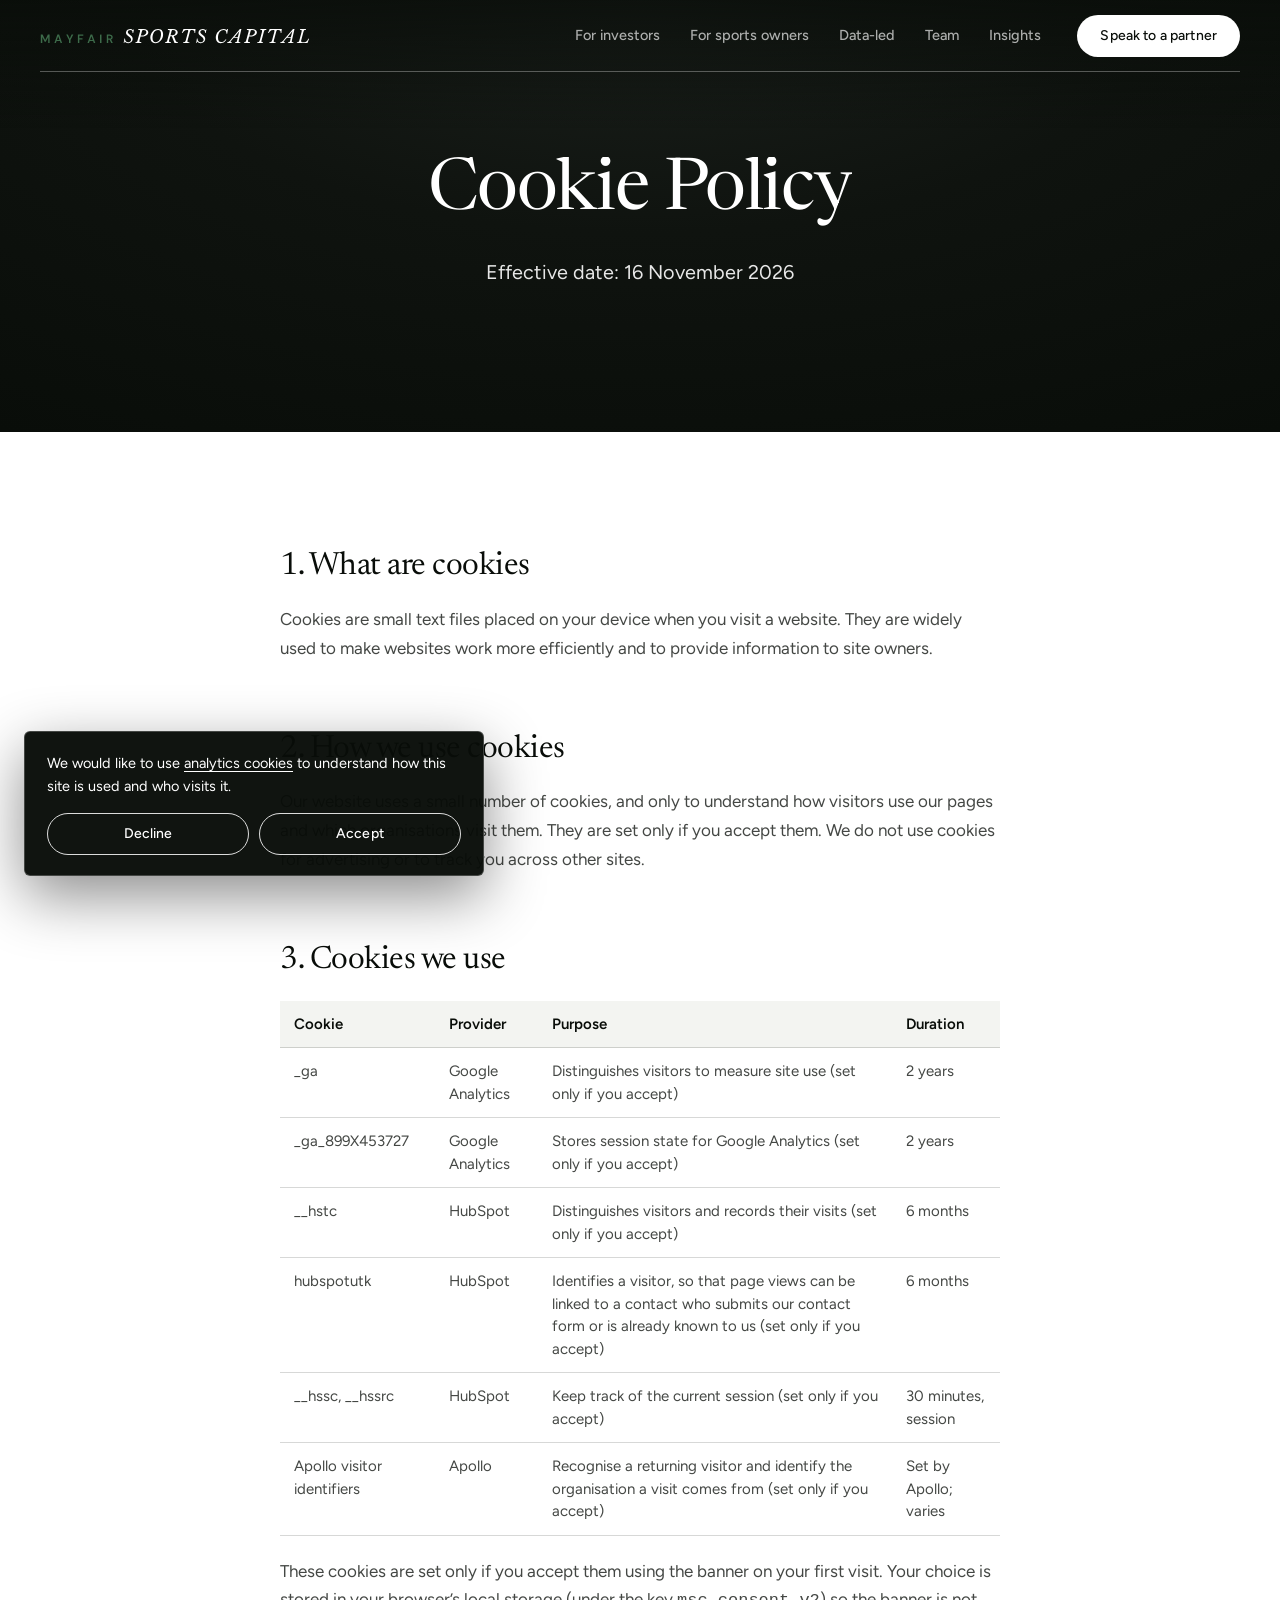
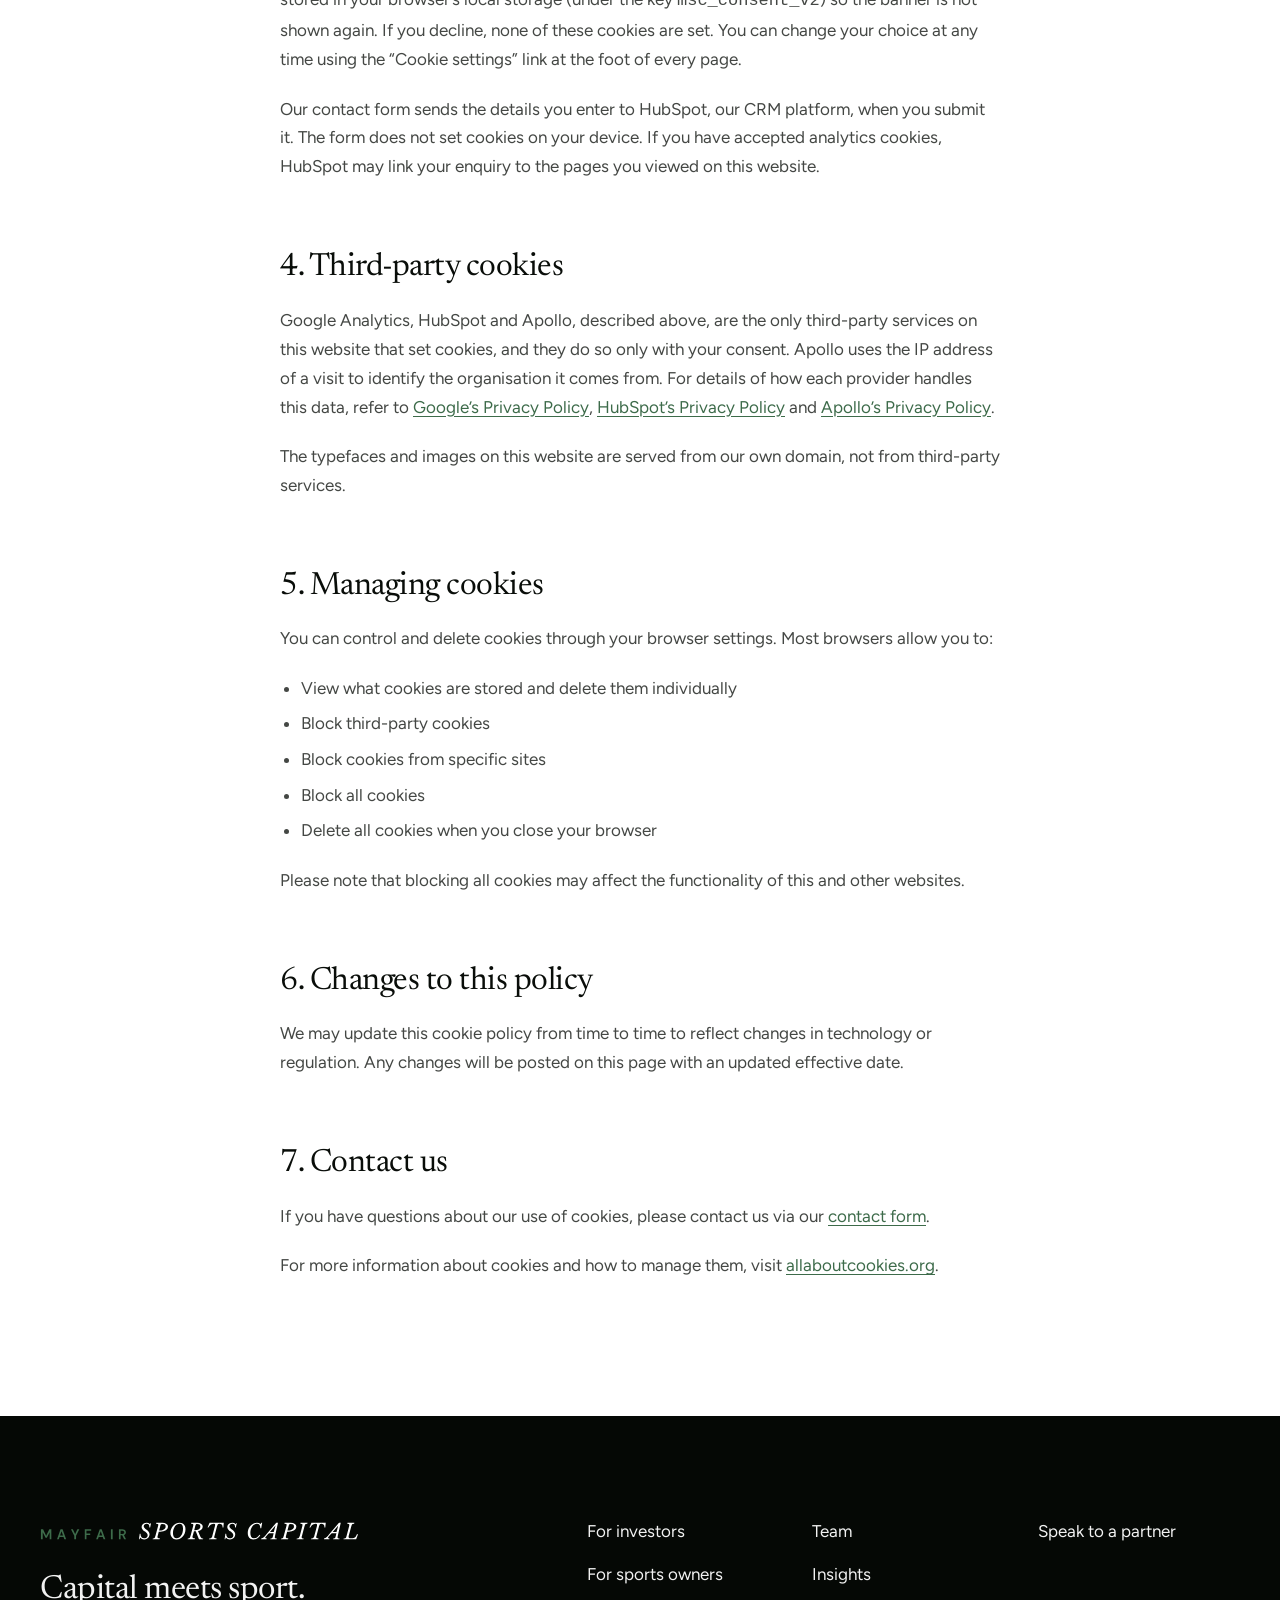
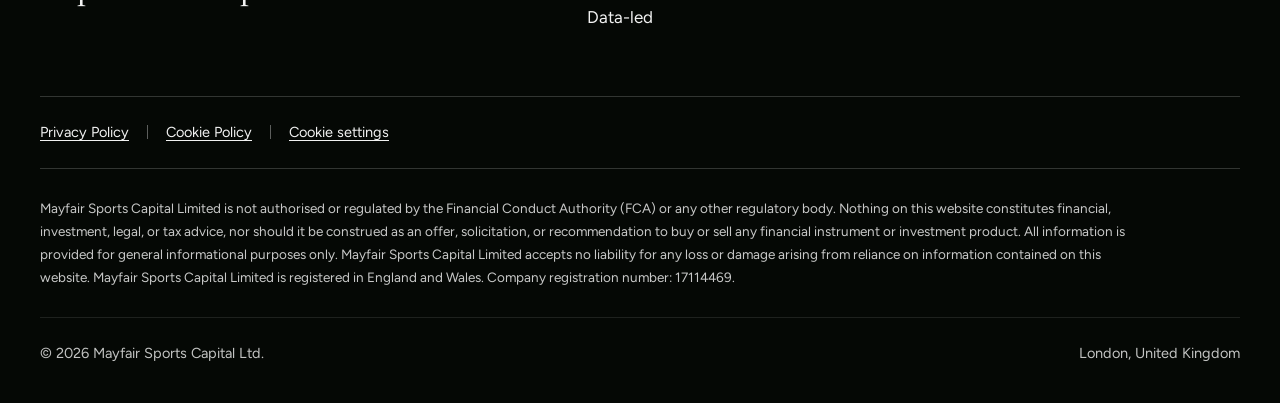
<file: cookies/index.html>
<!DOCTYPE html>
<html lang="en-GB" class="no-js">
<head>
<meta charset="utf-8">
<meta name="viewport" content="width=device-width, initial-scale=1">
<title>Cookie Policy | Mayfair Sports Capital</title>
<meta name="description" content="Cookie Policy of Mayfair Sports Capital Limited.">
<meta name="referrer" content="strict-origin-when-cross-origin">
<meta name="theme-color" content="#04131B">
<link rel="canonical" href="https://mayfairsportscapital.com/cookies/">
<meta property="og:type" content="website">
<meta property="og:site_name" content="Mayfair Sports Capital">
<meta property="og:locale" content="en_GB">
<meta property="og:title" content="Cookie Policy | Mayfair Sports Capital">
<meta property="og:description" content="Cookie Policy of Mayfair Sports Capital Limited.">
<meta property="og:url" content="https://mayfairsportscapital.com/cookies/">
<meta property="og:image" content="https://mayfairsportscapital.com/assets/img/og.jpg">
<meta property="og:image:secure_url" content="https://mayfairsportscapital.com/assets/img/og.jpg">
<meta property="og:image:type" content="image/jpeg">
<meta property="og:image:width" content="1200">
<meta property="og:image:height" content="630">
<meta property="og:image:alt" content="Mayfair Sports Capital. Sport is a complex private market.">
<meta name="twitter:card" content="summary_large_image">
<meta name="twitter:image" content="https://mayfairsportscapital.com/assets/img/og.jpg">
<link rel="icon" href="/favicon.svg" type="image/svg+xml">
<link rel="icon" href="/favicon-32.png" sizes="32x32" type="image/png">
<link rel="apple-touch-icon" href="/apple-touch-icon.png">
<link rel="preload" href="/assets/fonts/newsreader-opsz.woff2" as="font" type="font/woff2" crossorigin>
<link rel="preload" href="/assets/fonts/figtree-wght.woff2" as="font" type="font/woff2" crossorigin>
<link rel="stylesheet" href="/assets/css/site.css?v=de91362e">
<script>document.documentElement.className='js';setTimeout(function(){if(!window.__msc)document.documentElement.className+=' js-failed'},6000);</script>
</head>
<body class="page-legal" data-mode="prod" data-ga="G-899X453727" data-hs="148089624" data-apollo="6a54d3d7476dc0001017d1d5">
<a class="skip" href="#main">Skip to content</a>

<svg width="0" height="0" style="position:absolute" aria-hidden="true" focusable="false"><symbol id="msc-wordmark" viewBox="0 0 2701 220"><path fill="#3d6b4a" d="M8 180V96H26L52 150L79 96H96V180H82V121L58 168H47L23 121V180Z"/><path fill="#3d6b4a" d="M144 180 174 96H191L221 180H206L182 113L159 180ZM157 160 161 149H203L207 160Z"/><path fill="#3d6b4a" d="M290 180V150L262 96H278L299 139H296L316 96H333L305 150V180Z"/><path fill="#3d6b4a" d="M379 180V96H433V108H393V132H425V144H393V180Z"/><path fill="#3d6b4a" d="M475 180 506 96H522L553 180H538L514 113L490 180ZM489 160 493 149H534L538 160Z"/><path fill="#3d6b4a" d="M600 180V96H615V180Z"/><path fill="#3d6b4a" d="M668 180V96H698Q708 96 714 99Q721 103 724 109Q727 114 727 121Q727 128 724 134Q721 140 714 143Q708 147 698 147H682V180ZM712 180 694 143H710L728 180ZM682 136H697Q705 136 709 132Q713 128 713 122Q713 116 709 112Q705 108 697 108H682Z"/><path fill="currentColor" d="M931 52 934 44H940L932 80H926Q925 63 920 56Q914 49 903 49Q892 49 885 55Q878 61 878 70Q878 76 881 81Q885 86 890 91Q896 95 902 100Q908 104 914 110Q920 115 923 122Q927 129 927 138Q927 150 921 160Q914 170 904 176Q894 182 881 182Q871 182 863 178Q854 174 847 166L843 180H837L844 134H850Q851 153 859 163Q867 172 881 172Q890 172 896 169Q903 166 907 160Q911 154 911 147Q911 140 907 134Q903 128 898 123Q892 118 885 113Q879 109 873 103Q867 98 864 92Q860 85 860 77Q860 67 866 58Q871 50 881 45Q891 40 902 40Q911 40 918 42Q924 45 931 52Z"/><path fill="currentColor" d="M953 180 955 173Q960 173 965 171Q969 168 972 164Q975 159 977 151L998 72Q1000 68 1000 64Q1001 61 1001 58Q1001 53 997 51Q993 49 982 49L984 41H1034Q1057 41 1070 50Q1083 58 1083 72Q1083 82 1078 90Q1073 98 1065 103Q1056 109 1044 112Q1032 116 1018 116H1005L998 143Q996 149 995 154Q994 159 994 161Q994 165 996 167Q998 170 1003 171Q1008 172 1014 172L1012 180ZM1008 106H1016Q1027 106 1035 104Q1044 101 1050 96Q1056 92 1060 85Q1063 79 1063 71Q1063 64 1060 59Q1057 54 1050 52Q1044 50 1034 50Q1027 50 1024 52Q1021 55 1019 64Z"/><path fill="currentColor" d="M1181 40Q1196 40 1208 46Q1219 53 1225 66Q1231 78 1231 96Q1231 113 1225 128Q1219 144 1208 156Q1197 168 1184 175Q1170 182 1154 182Q1139 182 1128 175Q1116 168 1110 155Q1103 142 1103 125Q1103 108 1110 93Q1116 77 1127 65Q1138 53 1152 46Q1166 40 1181 40ZM1181 49Q1169 49 1159 55Q1149 61 1141 71Q1134 82 1130 96Q1125 110 1125 126Q1125 149 1133 160Q1141 172 1157 172Q1168 172 1178 166Q1187 160 1194 149Q1202 138 1206 123Q1210 108 1210 91Q1210 69 1203 59Q1196 49 1181 49Z"/><path fill="currentColor" d="M1249 180 1251 173Q1257 173 1261 171Q1265 168 1269 164Q1272 159 1274 151L1295 72Q1296 68 1297 64Q1297 61 1297 58Q1297 53 1293 51Q1289 49 1278 49L1280 41H1330Q1352 41 1364 50Q1377 58 1377 72Q1377 82 1372 90Q1367 98 1358 103Q1349 108 1337 110L1351 143Q1356 156 1360 162Q1364 168 1368 171Q1373 173 1381 173L1379 180H1345L1318 112H1303L1294 143Q1292 149 1291 154Q1290 159 1290 161Q1290 166 1295 169Q1301 172 1311 172L1309 180ZM1305 103H1314Q1326 103 1336 100Q1346 96 1351 89Q1357 82 1357 71Q1357 60 1350 55Q1344 50 1331 50Q1326 50 1323 51Q1320 52 1319 55Q1317 58 1315 64Z"/><path fill="currentColor" d="M1430 180 1432 173Q1439 173 1444 171Q1449 170 1452 165Q1456 161 1458 152L1480 69Q1482 63 1482 59Q1482 52 1479 51Q1476 49 1471 49Q1461 49 1452 53Q1444 57 1437 64Q1430 71 1425 80H1418L1435 41H1555L1552 80H1545Q1545 68 1542 61Q1539 55 1534 52Q1528 49 1520 49Q1514 49 1510 51Q1506 52 1503 57Q1501 62 1498 70L1477 150Q1476 154 1475 157Q1474 160 1474 163Q1474 168 1479 170Q1483 173 1495 173L1493 180Z"/><path fill="currentColor" d="M1656 52 1659 44H1665L1657 80H1651Q1650 63 1645 56Q1640 49 1628 49Q1617 49 1610 55Q1603 61 1603 70Q1603 76 1606 81Q1610 86 1615 91Q1621 95 1627 100Q1633 104 1639 110Q1645 115 1648 122Q1652 129 1652 138Q1652 150 1646 160Q1640 170 1629 176Q1619 182 1606 182Q1596 182 1588 178Q1579 174 1572 166L1568 180H1562L1569 134H1575Q1576 153 1584 163Q1592 172 1606 172Q1615 172 1622 169Q1628 166 1632 160Q1636 154 1636 147Q1636 140 1632 134Q1628 128 1623 123Q1617 118 1610 113Q1604 109 1598 103Q1592 98 1589 92Q1585 85 1585 77Q1585 67 1591 58Q1596 50 1606 45Q1616 40 1627 40Q1636 40 1643 42Q1649 45 1656 52Z"/><path fill="currentColor" d="M1864 146Q1855 159 1846 167Q1838 175 1828 178Q1818 182 1806 182Q1791 182 1780 175Q1769 168 1764 156Q1758 143 1758 126Q1758 112 1762 99Q1766 87 1773 76Q1781 65 1791 57Q1800 49 1812 44Q1823 40 1836 40Q1852 40 1867 50L1873 41H1880L1872 87H1865Q1864 67 1857 58Q1850 49 1836 49Q1824 49 1814 55Q1804 61 1796 71Q1788 82 1784 96Q1780 110 1780 126Q1780 171 1811 171Q1825 171 1836 164Q1847 157 1858 142Z"/><path fill="currentColor" d="M2014 40 1989 150Q1987 159 1987 164Q1987 169 1991 171Q1994 173 2004 173L2002 180H1949L1951 173Q1958 173 1961 171Q1965 170 1968 165Q1970 160 1972 150L1977 128H1938L1927 140Q1919 149 1914 154Q1910 159 1908 162Q1906 165 1906 168Q1906 170 1909 172Q1912 173 1919 173L1917 180H1871L1872 173Q1878 173 1884 170Q1890 166 1898 159Q1905 152 1916 138L1999 40ZM1946 119H1978L1993 63H1993Z"/><path fill="currentColor" d="M2039 180 2041 173Q2047 173 2051 171Q2055 168 2058 164Q2061 159 2063 151L2084 72Q2086 68 2086 64Q2087 61 2087 58Q2087 53 2083 51Q2079 49 2068 49L2070 41H2120Q2143 41 2156 50Q2169 58 2169 72Q2169 82 2164 90Q2160 98 2151 103Q2142 109 2130 112Q2118 116 2104 116H2091L2084 143Q2082 149 2081 154Q2080 159 2080 161Q2080 165 2082 167Q2084 170 2089 171Q2094 172 2101 172L2099 180ZM2094 106H2102Q2113 106 2121 104Q2130 101 2136 96Q2142 92 2146 85Q2149 79 2149 71Q2149 64 2146 59Q2143 54 2136 52Q2130 50 2120 50Q2113 50 2110 52Q2107 55 2105 64Z"/><path fill="currentColor" d="M2236 78 2217 150Q2214 158 2214 162Q2214 168 2218 171Q2222 173 2231 173L2229 180H2171L2173 173Q2180 173 2185 171Q2189 170 2192 165Q2195 160 2198 152L2219 72Q2221 62 2221 57Q2221 52 2217 50Q2213 49 2203 49L2205 41H2264L2262 49Q2254 49 2249 51Q2245 53 2242 59Q2239 66 2236 78Z"/><path fill="currentColor" d="M2293 180 2295 173Q2302 173 2307 171Q2311 170 2315 165Q2318 161 2321 152L2343 69Q2344 63 2344 59Q2344 52 2341 51Q2338 49 2333 49Q2323 49 2315 53Q2306 57 2299 64Q2292 71 2288 80H2280L2297 41H2418L2414 80H2407Q2407 68 2404 61Q2401 55 2396 52Q2390 49 2382 49Q2376 49 2372 51Q2368 52 2366 57Q2363 62 2361 70L2340 150Q2338 154 2338 157Q2337 160 2337 163Q2337 168 2341 170Q2346 173 2357 173L2355 180Z"/><path fill="currentColor" d="M2545 40 2520 150Q2518 159 2518 164Q2518 169 2522 171Q2525 173 2535 173L2533 180H2480L2482 173Q2489 173 2492 171Q2496 170 2499 165Q2501 160 2503 150L2508 128H2469L2458 140Q2450 149 2445 154Q2441 159 2439 162Q2437 165 2437 168Q2437 170 2440 172Q2443 173 2450 173L2448 180H2402L2403 173Q2409 173 2415 170Q2421 166 2429 159Q2436 152 2447 138L2530 40ZM2477 119H2509L2524 63H2524Z"/><path fill="currentColor" d="M2568 180 2570 173Q2578 173 2583 171Q2587 169 2590 165Q2592 160 2594 152L2615 72Q2616 67 2617 63Q2617 60 2617 57Q2617 52 2613 50Q2609 49 2600 49L2602 41H2660L2658 49Q2650 49 2646 51Q2641 53 2638 59Q2635 66 2632 78L2613 149Q2612 152 2612 155Q2611 157 2611 159Q2611 166 2616 169Q2620 172 2632 172Q2646 172 2655 169Q2665 166 2671 158Q2677 151 2682 138H2691L2675 180Z"/></symbol></svg>
<header class="site-header" data-inertable>
  <div class="site-header__inner">
    <button class="menu-btn" type="button" aria-expanded="false" aria-controls="menu" data-menu-open>
      <svg class="icon icon--menu" width="20" height="14" viewBox="0 0 20 14" aria-hidden="true" focusable="false"><path d="M0 1h20M0 7h20M0 13h20" stroke="currentColor" stroke-width="1.6" fill="none"/></svg><span class="menu-btn__label">Menu</span>
    </button>
    <a class="wordmark" href="/" aria-label="Mayfair Sports Capital, home"><svg class="wordmark__svg" viewBox="0 0 2701 220" aria-hidden="true" focusable="false"><use href="#msc-wordmark"/></svg></a>
    <nav class="topnav" aria-label="Main">
      <a href="/investors/">For investors</a>
      <a href="/owners/">For sports owners</a>
      <a href="/data/">Data-led</a>
      <a href="/people/">Team</a>
      <a href="/insights/">Insights</a>
    </nav>
    <a class="btn btn--light btn--sm site-header__cta" href="/contact/">Speak to a partner</a>
  </div>
</header>

<div class="scrim" data-menu-close aria-hidden="true"></div>
<aside id="menu" class="drawer" role="dialog" aria-modal="true" aria-label="Menu" aria-hidden="true">
  <div class="drawer__top">
    <button class="drawer__close" type="button" aria-label="Close menu" data-menu-close><svg class="icon" width="16" height="16" viewBox="0 0 16 16" aria-hidden="true" focusable="false"><path d="M1.5 1.5l13 13M14.5 1.5l-13 13" stroke="currentColor" stroke-width="1.6" fill="none"/></svg></button>
  </div>
  <div class="drawer__body">
    <nav class="drawer__nav drawer__nav--root" aria-label="Menu">
      <ul>
        <li style="--i: 0">
          <a class="drawer__item" href="/investors/">For investors</a>
        </li>
        <li style="--i: 1">
          <a class="drawer__item" href="/owners/">For sports owners</a>
        </li>
        <li style="--i: 2">
          <a class="drawer__item" href="/data/">Data-led</a>
        </li>
        <li style="--i: 3">
          <a class="drawer__item" href="/people/">Team</a>
        </li>
        <li style="--i: 4">
          <a class="drawer__item" href="/insights/">Insights</a>
        </li>
        <li style="--i: 5">
          <a class="drawer__item" href="/contact/">Speak to a partner</a>
        </li>
      </ul>
    </nav>
  </div>
  <div class="drawer__foot">
    <a class="btn btn--outline" href="/contact/">Speak to a partner</a>
  </div>
</aside>
<main id="main" data-inertable>

<section class="hero hero--page hero--plain" aria-labelledby="page-title">
  <div class="wrap hero__inner">
    <h1 class="h-display h1 h1--page" id="page-title">Cookie Policy</h1>
    <p class="hero__lede">Effective date: 16 November 2026</p>
  </div>
</section>
<section class="section section--paper">
  <div class="wrap">
    <div class="prose prose--legal">
          <h2>1. What are cookies</h2>
    <p>Cookies are small text files placed on your device when you visit a website. They are widely used to make websites work more efficiently and to provide information to site owners.</p>

    <h2>2. How we use cookies</h2>
    <p>Our website uses a small number of cookies, and only to understand how visitors use our pages and which organisations visit them. They are set only if you accept them. We do not use cookies for advertising or to track you across other sites.</p>

    <h2>3. Cookies we use</h2>
    <table>
      <thead>
        <tr><th>Cookie</th><th>Provider</th><th>Purpose</th><th>Duration</th></tr>
      </thead>
      <tbody>
        <tr><td>_ga</td><td>Google Analytics</td><td>Distinguishes visitors to measure site use (set only if you accept)</td><td>2 years</td></tr>
        <tr><td>_ga_899X453727</td><td>Google Analytics</td><td>Stores session state for Google Analytics (set only if you accept)</td><td>2 years</td></tr>
        <tr><td>__hstc</td><td>HubSpot</td><td>Distinguishes visitors and records their visits (set only if you accept)</td><td>6 months</td></tr>
        <tr><td>hubspotutk</td><td>HubSpot</td><td>Identifies a visitor, so that page views can be linked to a contact who submits our contact form or is already known to us (set only if you accept)</td><td>6 months</td></tr>
        <tr><td>__hssc, __hssrc</td><td>HubSpot</td><td>Keep track of the current session (set only if you accept)</td><td>30 minutes, session</td></tr>
        <tr><td>Apollo visitor identifiers</td><td>Apollo</td><td>Recognise a returning visitor and identify the organisation a visit comes from (set only if you accept)</td><td>Set by Apollo; varies</td></tr>
      </tbody>
    </table>
    <p>These cookies are set only if you accept them using the banner on your first visit. Your choice is stored in your browser’s local storage (under the key <code>msc_consent_v2</code>) so the banner is not shown again. If you decline, none of these cookies are set. You can change your choice at any time using the “Cookie settings” link at the foot of every page.</p>
    <p>Our contact form sends the details you enter to HubSpot, our CRM platform, when you submit it. The form does not set cookies on your device. If you have accepted analytics cookies, HubSpot may link your enquiry to the pages you viewed on this website.</p>

    <h2>4. Third-party cookies</h2>
    <p>Google Analytics, HubSpot and Apollo, described above, are the only third-party services on this website that set cookies, and they do so only with your consent. Apollo uses the IP address of a visit to identify the organisation it comes from. For details of how each provider handles this data, refer to <a href="https://policies.google.com/privacy" target="_blank" rel="noopener">Google’s Privacy Policy</a>, <a href="https://legal.hubspot.com/privacy-policy" target="_blank" rel="noopener">HubSpot’s Privacy Policy</a> and <a href="https://www.apollo.io/privacy-policy" target="_blank" rel="noopener">Apollo’s Privacy Policy</a>.</p>
    <p>The typefaces and images on this website are served from our own domain, not from third-party services.</p>

    <h2>5. Managing cookies</h2>
    <p>You can control and delete cookies through your browser settings. Most browsers allow you to:</p>
    <ul>
      <li>View what cookies are stored and delete them individually</li>
      <li>Block third-party cookies</li>
      <li>Block cookies from specific sites</li>
      <li>Block all cookies</li>
      <li>Delete all cookies when you close your browser</li>
    </ul>
    <p>Please note that blocking all cookies may affect the functionality of this and other websites.</p>

    <h2>6. Changes to this policy</h2>
    <p>We may update this cookie policy from time to time to reflect changes in technology or regulation. Any changes will be posted on this page with an updated effective date.</p>

    <h2>7. Contact us</h2>
    <p>If you have questions about our use of cookies, please contact us via our <a href="/contact/">contact form</a>.</p>

    <p>For more information about cookies and how to manage them, visit <a href="https://www.allaboutcookies.org" target="_blank" rel="noopener">allaboutcookies.org</a>.</p>
    </div>
  </div>
</section>

</main>

<footer class="site-footer" data-inertable>
  <div class="wrap">
    <div class="site-footer__main">
      <div class="site-footer__brand">
        <a class="wordmark wordmark--footer" href="/" aria-label="Mayfair Sports Capital, home"><svg class="wordmark__svg" viewBox="0 0 2701 220" aria-hidden="true" focusable="false"><use href="#msc-wordmark"/></svg></a>
        <p class="site-footer__tag">Capital meets sport.</p>
      </div>
      <nav class="site-footer__cols" aria-label="Footer">
        <ul>
          <li><a href="/investors/">For investors</a></li>
          <li><a href="/owners/">For sports owners</a></li>
          <li><a href="/data/">Data-led</a></li>
        </ul>
        <ul>
          <li><a href="/people/">Team</a></li>
          <li><a href="/insights/">Insights</a></li>
        </ul>
        <ul>
          <li><a href="/contact/">Speak to a partner</a></li>
        </ul>
      </nav>
    </div>
    <ul class="site-footer__legal">
      <li><a href="/privacy/">Privacy Policy</a></li>
      <li><a href="/cookies/">Cookie Policy</a></li>
      <li><button type="button" data-consent-open>Cookie settings</button></li>
    </ul>
    <div class="site-footer__small">
      <p>Mayfair Sports Capital Limited is not authorised or regulated by the Financial Conduct Authority (FCA) or any other regulatory body. Nothing on this website constitutes financial, investment, legal, or tax advice, nor should it be construed as an offer, solicitation, or recommendation to buy or sell any financial instrument or investment product. All information is provided for general informational purposes only. Mayfair Sports Capital Limited accepts no liability for any loss or damage arising from reliance on information contained on this website. Mayfair Sports Capital Limited is registered in England and Wales. Company registration number: 17114469.</p>
    </div>
    <div class="site-footer__base">
      <p>&copy; 2026 Mayfair Sports Capital Ltd.</p>
      <p>London, United Kingdom</p>
    </div>
  </div>
</footer>
<div class="consent" id="consent" role="region" aria-label="Cookie preferences" hidden>
  <p class="consent__text" id="consent-text">We would like to use <a href="/cookies/">analytics cookies</a> to understand how this site is used and who visits it.</p>
  <div class="consent__actions">
    <button type="button" class="btn btn--outline btn--sm" data-consent="denied">Decline</button>
    <button type="button" class="btn btn--outline btn--sm" data-consent="granted">Accept</button>
  </div>
</div>
<script src="/assets/js/site.js?v=0346a24a" defer></script>
<script type="speculationrules">{"prefetch":[{"source":"document","where":{"and":[{"href_matches":"/*"},{"not":{"selector_matches":"[rel~=nofollow]"}}]},"eagerness":"moderate"}]}</script>
</body>
</html>
</file>
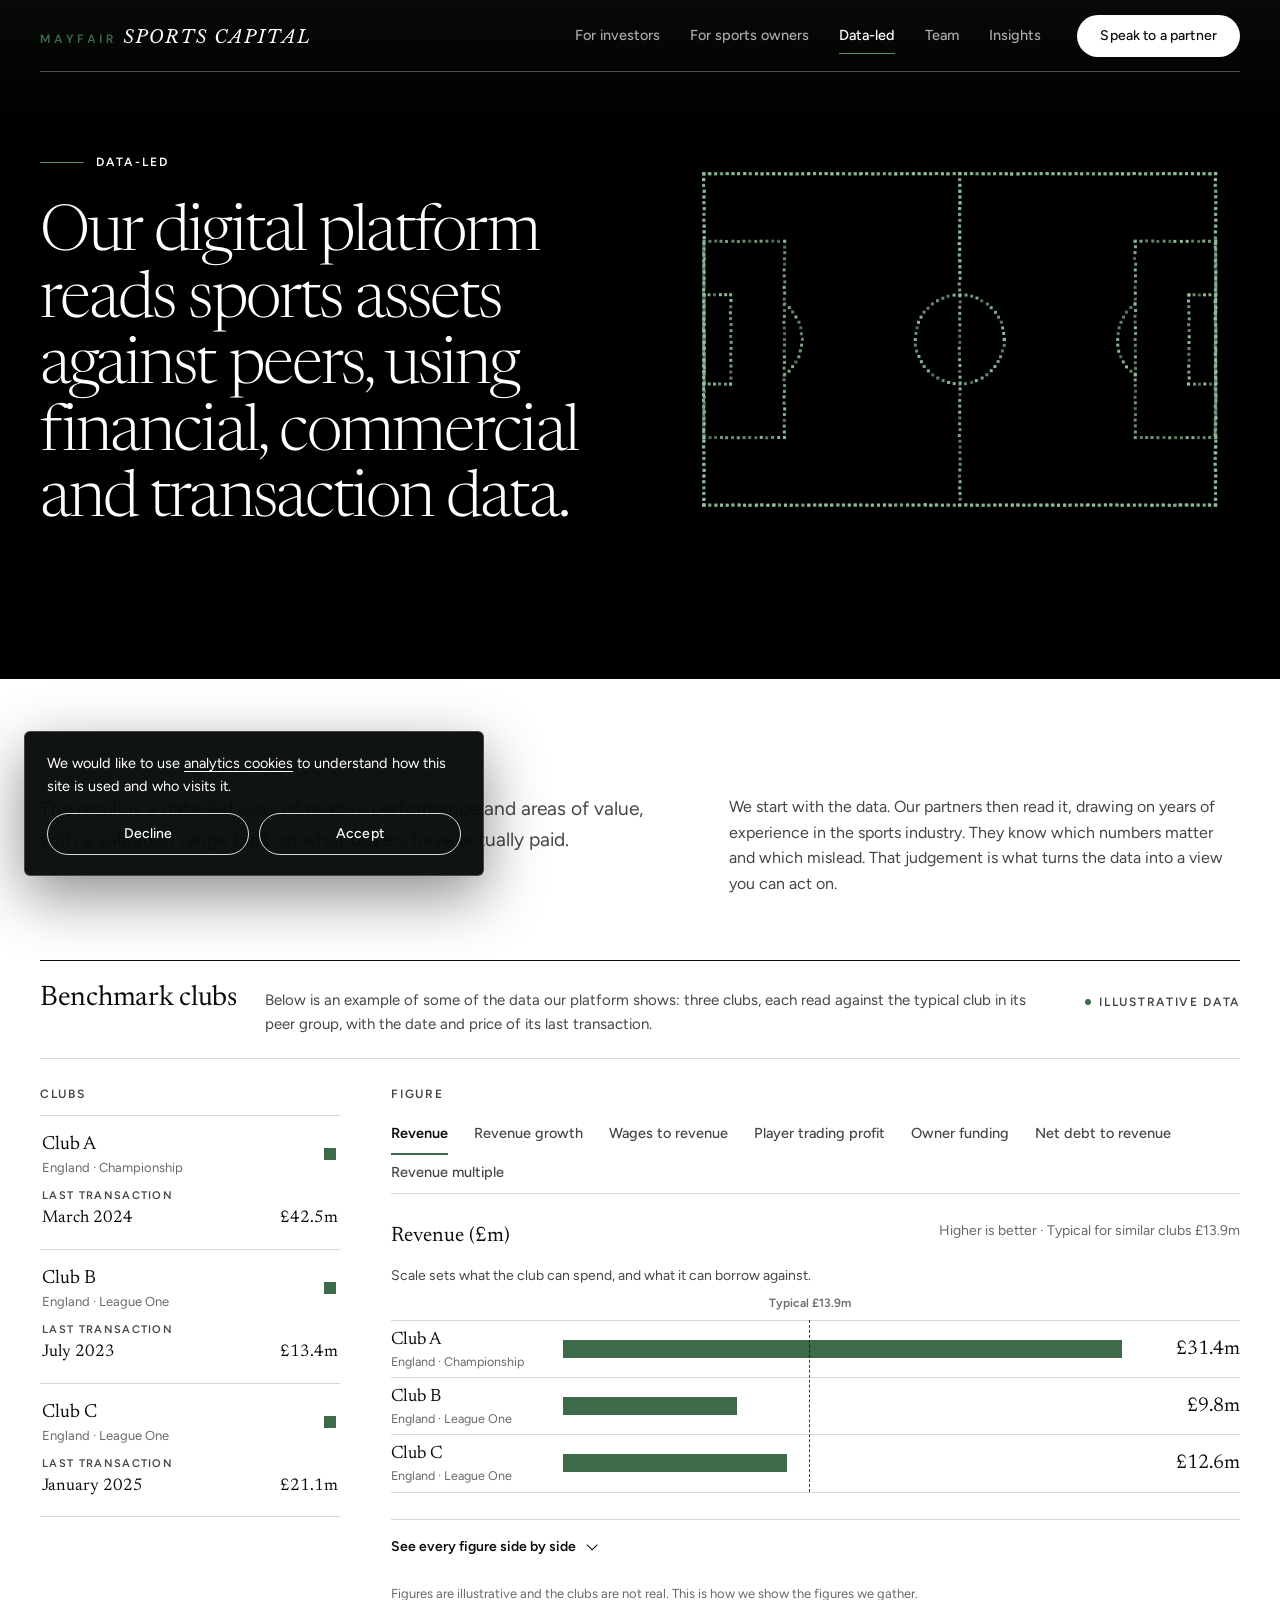
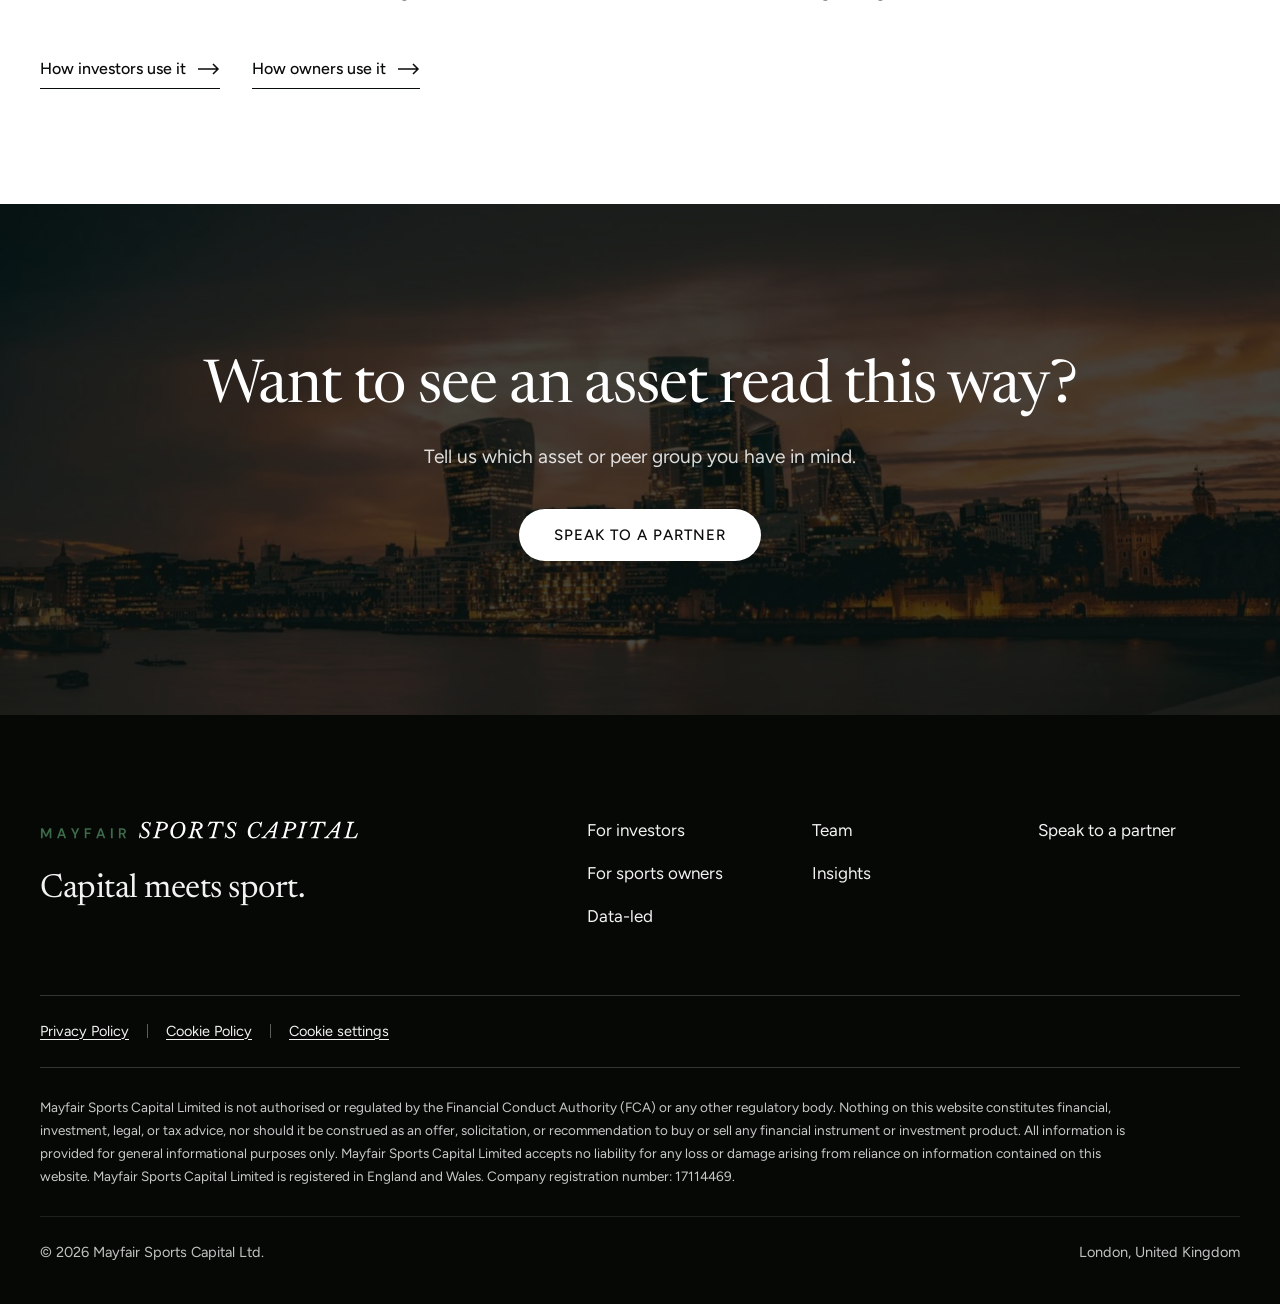
<file: data/index.html>
<!DOCTYPE html>
<html lang="en-GB" class="no-js">
<head>
<meta charset="utf-8">
<meta name="viewport" content="width=device-width, initial-scale=1">
<title>Data-led | Mayfair Sports Capital</title>
<meta name="description" content="How Mayfair Sports Capital reads sports assets against peers, using financial, commercial and transaction data.">
<meta name="referrer" content="strict-origin-when-cross-origin">
<meta name="theme-color" content="#04131B">
<link rel="canonical" href="https://mayfairsportscapital.com/data/">
<meta property="og:type" content="website">
<meta property="og:site_name" content="Mayfair Sports Capital">
<meta property="og:locale" content="en_GB">
<meta property="og:title" content="Data-led | Mayfair Sports Capital">
<meta property="og:description" content="How Mayfair Sports Capital reads sports assets against peers, using financial, commercial and transaction data.">
<meta property="og:url" content="https://mayfairsportscapital.com/data/">
<meta property="og:image" content="https://mayfairsportscapital.com/assets/img/og.jpg">
<meta property="og:image:secure_url" content="https://mayfairsportscapital.com/assets/img/og.jpg">
<meta property="og:image:type" content="image/jpeg">
<meta property="og:image:width" content="1200">
<meta property="og:image:height" content="630">
<meta property="og:image:alt" content="Mayfair Sports Capital. Sport is a complex private market.">
<meta name="twitter:card" content="summary_large_image">
<meta name="twitter:image" content="https://mayfairsportscapital.com/assets/img/og.jpg">
<link rel="icon" href="/favicon.svg" type="image/svg+xml">
<link rel="icon" href="/favicon-32.png" sizes="32x32" type="image/png">
<link rel="apple-touch-icon" href="/apple-touch-icon.png">
<link rel="preload" href="/assets/fonts/newsreader-opsz.woff2" as="font" type="font/woff2" crossorigin>
<link rel="preload" href="/assets/fonts/figtree-wght.woff2" as="font" type="font/woff2" crossorigin>
<link rel="stylesheet" href="/assets/css/site.css?v=de91362e">
<script>document.documentElement.className='js';setTimeout(function(){if(!window.__msc)document.documentElement.className+=' js-failed'},6000);</script>
</head>
<body class="page-data" data-mode="prod" data-ga="G-899X453727" data-hs="148089624" data-apollo="6a54d3d7476dc0001017d1d5">
<a class="skip" href="#main">Skip to content</a>

<svg width="0" height="0" style="position:absolute" aria-hidden="true" focusable="false"><symbol id="msc-wordmark" viewBox="0 0 2701 220"><path fill="#3d6b4a" d="M8 180V96H26L52 150L79 96H96V180H82V121L58 168H47L23 121V180Z"/><path fill="#3d6b4a" d="M144 180 174 96H191L221 180H206L182 113L159 180ZM157 160 161 149H203L207 160Z"/><path fill="#3d6b4a" d="M290 180V150L262 96H278L299 139H296L316 96H333L305 150V180Z"/><path fill="#3d6b4a" d="M379 180V96H433V108H393V132H425V144H393V180Z"/><path fill="#3d6b4a" d="M475 180 506 96H522L553 180H538L514 113L490 180ZM489 160 493 149H534L538 160Z"/><path fill="#3d6b4a" d="M600 180V96H615V180Z"/><path fill="#3d6b4a" d="M668 180V96H698Q708 96 714 99Q721 103 724 109Q727 114 727 121Q727 128 724 134Q721 140 714 143Q708 147 698 147H682V180ZM712 180 694 143H710L728 180ZM682 136H697Q705 136 709 132Q713 128 713 122Q713 116 709 112Q705 108 697 108H682Z"/><path fill="currentColor" d="M931 52 934 44H940L932 80H926Q925 63 920 56Q914 49 903 49Q892 49 885 55Q878 61 878 70Q878 76 881 81Q885 86 890 91Q896 95 902 100Q908 104 914 110Q920 115 923 122Q927 129 927 138Q927 150 921 160Q914 170 904 176Q894 182 881 182Q871 182 863 178Q854 174 847 166L843 180H837L844 134H850Q851 153 859 163Q867 172 881 172Q890 172 896 169Q903 166 907 160Q911 154 911 147Q911 140 907 134Q903 128 898 123Q892 118 885 113Q879 109 873 103Q867 98 864 92Q860 85 860 77Q860 67 866 58Q871 50 881 45Q891 40 902 40Q911 40 918 42Q924 45 931 52Z"/><path fill="currentColor" d="M953 180 955 173Q960 173 965 171Q969 168 972 164Q975 159 977 151L998 72Q1000 68 1000 64Q1001 61 1001 58Q1001 53 997 51Q993 49 982 49L984 41H1034Q1057 41 1070 50Q1083 58 1083 72Q1083 82 1078 90Q1073 98 1065 103Q1056 109 1044 112Q1032 116 1018 116H1005L998 143Q996 149 995 154Q994 159 994 161Q994 165 996 167Q998 170 1003 171Q1008 172 1014 172L1012 180ZM1008 106H1016Q1027 106 1035 104Q1044 101 1050 96Q1056 92 1060 85Q1063 79 1063 71Q1063 64 1060 59Q1057 54 1050 52Q1044 50 1034 50Q1027 50 1024 52Q1021 55 1019 64Z"/><path fill="currentColor" d="M1181 40Q1196 40 1208 46Q1219 53 1225 66Q1231 78 1231 96Q1231 113 1225 128Q1219 144 1208 156Q1197 168 1184 175Q1170 182 1154 182Q1139 182 1128 175Q1116 168 1110 155Q1103 142 1103 125Q1103 108 1110 93Q1116 77 1127 65Q1138 53 1152 46Q1166 40 1181 40ZM1181 49Q1169 49 1159 55Q1149 61 1141 71Q1134 82 1130 96Q1125 110 1125 126Q1125 149 1133 160Q1141 172 1157 172Q1168 172 1178 166Q1187 160 1194 149Q1202 138 1206 123Q1210 108 1210 91Q1210 69 1203 59Q1196 49 1181 49Z"/><path fill="currentColor" d="M1249 180 1251 173Q1257 173 1261 171Q1265 168 1269 164Q1272 159 1274 151L1295 72Q1296 68 1297 64Q1297 61 1297 58Q1297 53 1293 51Q1289 49 1278 49L1280 41H1330Q1352 41 1364 50Q1377 58 1377 72Q1377 82 1372 90Q1367 98 1358 103Q1349 108 1337 110L1351 143Q1356 156 1360 162Q1364 168 1368 171Q1373 173 1381 173L1379 180H1345L1318 112H1303L1294 143Q1292 149 1291 154Q1290 159 1290 161Q1290 166 1295 169Q1301 172 1311 172L1309 180ZM1305 103H1314Q1326 103 1336 100Q1346 96 1351 89Q1357 82 1357 71Q1357 60 1350 55Q1344 50 1331 50Q1326 50 1323 51Q1320 52 1319 55Q1317 58 1315 64Z"/><path fill="currentColor" d="M1430 180 1432 173Q1439 173 1444 171Q1449 170 1452 165Q1456 161 1458 152L1480 69Q1482 63 1482 59Q1482 52 1479 51Q1476 49 1471 49Q1461 49 1452 53Q1444 57 1437 64Q1430 71 1425 80H1418L1435 41H1555L1552 80H1545Q1545 68 1542 61Q1539 55 1534 52Q1528 49 1520 49Q1514 49 1510 51Q1506 52 1503 57Q1501 62 1498 70L1477 150Q1476 154 1475 157Q1474 160 1474 163Q1474 168 1479 170Q1483 173 1495 173L1493 180Z"/><path fill="currentColor" d="M1656 52 1659 44H1665L1657 80H1651Q1650 63 1645 56Q1640 49 1628 49Q1617 49 1610 55Q1603 61 1603 70Q1603 76 1606 81Q1610 86 1615 91Q1621 95 1627 100Q1633 104 1639 110Q1645 115 1648 122Q1652 129 1652 138Q1652 150 1646 160Q1640 170 1629 176Q1619 182 1606 182Q1596 182 1588 178Q1579 174 1572 166L1568 180H1562L1569 134H1575Q1576 153 1584 163Q1592 172 1606 172Q1615 172 1622 169Q1628 166 1632 160Q1636 154 1636 147Q1636 140 1632 134Q1628 128 1623 123Q1617 118 1610 113Q1604 109 1598 103Q1592 98 1589 92Q1585 85 1585 77Q1585 67 1591 58Q1596 50 1606 45Q1616 40 1627 40Q1636 40 1643 42Q1649 45 1656 52Z"/><path fill="currentColor" d="M1864 146Q1855 159 1846 167Q1838 175 1828 178Q1818 182 1806 182Q1791 182 1780 175Q1769 168 1764 156Q1758 143 1758 126Q1758 112 1762 99Q1766 87 1773 76Q1781 65 1791 57Q1800 49 1812 44Q1823 40 1836 40Q1852 40 1867 50L1873 41H1880L1872 87H1865Q1864 67 1857 58Q1850 49 1836 49Q1824 49 1814 55Q1804 61 1796 71Q1788 82 1784 96Q1780 110 1780 126Q1780 171 1811 171Q1825 171 1836 164Q1847 157 1858 142Z"/><path fill="currentColor" d="M2014 40 1989 150Q1987 159 1987 164Q1987 169 1991 171Q1994 173 2004 173L2002 180H1949L1951 173Q1958 173 1961 171Q1965 170 1968 165Q1970 160 1972 150L1977 128H1938L1927 140Q1919 149 1914 154Q1910 159 1908 162Q1906 165 1906 168Q1906 170 1909 172Q1912 173 1919 173L1917 180H1871L1872 173Q1878 173 1884 170Q1890 166 1898 159Q1905 152 1916 138L1999 40ZM1946 119H1978L1993 63H1993Z"/><path fill="currentColor" d="M2039 180 2041 173Q2047 173 2051 171Q2055 168 2058 164Q2061 159 2063 151L2084 72Q2086 68 2086 64Q2087 61 2087 58Q2087 53 2083 51Q2079 49 2068 49L2070 41H2120Q2143 41 2156 50Q2169 58 2169 72Q2169 82 2164 90Q2160 98 2151 103Q2142 109 2130 112Q2118 116 2104 116H2091L2084 143Q2082 149 2081 154Q2080 159 2080 161Q2080 165 2082 167Q2084 170 2089 171Q2094 172 2101 172L2099 180ZM2094 106H2102Q2113 106 2121 104Q2130 101 2136 96Q2142 92 2146 85Q2149 79 2149 71Q2149 64 2146 59Q2143 54 2136 52Q2130 50 2120 50Q2113 50 2110 52Q2107 55 2105 64Z"/><path fill="currentColor" d="M2236 78 2217 150Q2214 158 2214 162Q2214 168 2218 171Q2222 173 2231 173L2229 180H2171L2173 173Q2180 173 2185 171Q2189 170 2192 165Q2195 160 2198 152L2219 72Q2221 62 2221 57Q2221 52 2217 50Q2213 49 2203 49L2205 41H2264L2262 49Q2254 49 2249 51Q2245 53 2242 59Q2239 66 2236 78Z"/><path fill="currentColor" d="M2293 180 2295 173Q2302 173 2307 171Q2311 170 2315 165Q2318 161 2321 152L2343 69Q2344 63 2344 59Q2344 52 2341 51Q2338 49 2333 49Q2323 49 2315 53Q2306 57 2299 64Q2292 71 2288 80H2280L2297 41H2418L2414 80H2407Q2407 68 2404 61Q2401 55 2396 52Q2390 49 2382 49Q2376 49 2372 51Q2368 52 2366 57Q2363 62 2361 70L2340 150Q2338 154 2338 157Q2337 160 2337 163Q2337 168 2341 170Q2346 173 2357 173L2355 180Z"/><path fill="currentColor" d="M2545 40 2520 150Q2518 159 2518 164Q2518 169 2522 171Q2525 173 2535 173L2533 180H2480L2482 173Q2489 173 2492 171Q2496 170 2499 165Q2501 160 2503 150L2508 128H2469L2458 140Q2450 149 2445 154Q2441 159 2439 162Q2437 165 2437 168Q2437 170 2440 172Q2443 173 2450 173L2448 180H2402L2403 173Q2409 173 2415 170Q2421 166 2429 159Q2436 152 2447 138L2530 40ZM2477 119H2509L2524 63H2524Z"/><path fill="currentColor" d="M2568 180 2570 173Q2578 173 2583 171Q2587 169 2590 165Q2592 160 2594 152L2615 72Q2616 67 2617 63Q2617 60 2617 57Q2617 52 2613 50Q2609 49 2600 49L2602 41H2660L2658 49Q2650 49 2646 51Q2641 53 2638 59Q2635 66 2632 78L2613 149Q2612 152 2612 155Q2611 157 2611 159Q2611 166 2616 169Q2620 172 2632 172Q2646 172 2655 169Q2665 166 2671 158Q2677 151 2682 138H2691L2675 180Z"/></symbol></svg>
<header class="site-header" data-inertable>
  <div class="site-header__inner">
    <button class="menu-btn" type="button" aria-expanded="false" aria-controls="menu" data-menu-open>
      <svg class="icon icon--menu" width="20" height="14" viewBox="0 0 20 14" aria-hidden="true" focusable="false"><path d="M0 1h20M0 7h20M0 13h20" stroke="currentColor" stroke-width="1.6" fill="none"/></svg><span class="menu-btn__label">Menu</span>
    </button>
    <a class="wordmark" href="/" aria-label="Mayfair Sports Capital, home"><svg class="wordmark__svg" viewBox="0 0 2701 220" aria-hidden="true" focusable="false"><use href="#msc-wordmark"/></svg></a>
    <nav class="topnav" aria-label="Main">
      <a href="/investors/">For investors</a>
      <a href="/owners/">For sports owners</a>
      <a href="/data/" aria-current="page">Data-led</a>
      <a href="/people/">Team</a>
      <a href="/insights/">Insights</a>
    </nav>
    <a class="btn btn--light btn--sm site-header__cta" href="/contact/">Speak to a partner</a>
  </div>
</header>

<div class="scrim" data-menu-close aria-hidden="true"></div>
<aside id="menu" class="drawer" role="dialog" aria-modal="true" aria-label="Menu" aria-hidden="true">
  <div class="drawer__top">
    <button class="drawer__close" type="button" aria-label="Close menu" data-menu-close><svg class="icon" width="16" height="16" viewBox="0 0 16 16" aria-hidden="true" focusable="false"><path d="M1.5 1.5l13 13M14.5 1.5l-13 13" stroke="currentColor" stroke-width="1.6" fill="none"/></svg></button>
  </div>
  <div class="drawer__body">
    <nav class="drawer__nav drawer__nav--root" aria-label="Menu">
      <ul>
        <li style="--i: 0">
          <a class="drawer__item" href="/investors/">For investors</a>
        </li>
        <li style="--i: 1">
          <a class="drawer__item" href="/owners/">For sports owners</a>
        </li>
        <li style="--i: 2">
          <a class="drawer__item" href="/data/" aria-current="page">Data-led</a>
        </li>
        <li style="--i: 3">
          <a class="drawer__item" href="/people/">Team</a>
        </li>
        <li style="--i: 4">
          <a class="drawer__item" href="/insights/">Insights</a>
        </li>
        <li style="--i: 5">
          <a class="drawer__item" href="/contact/">Speak to a partner</a>
        </li>
      </ul>
    </nav>
  </div>
  <div class="drawer__foot">
    <a class="btn btn--outline" href="/contact/">Speak to a partner</a>
  </div>
</aside>
<main id="main" data-inertable>
<section class="dfield dfield--page" aria-labelledby="page-title">
  <canvas class="dfield__canvas" data-field aria-hidden="true"></canvas>
  <div class="wrap dfield__inner">
    <p class="chapter__label">Data-led</p>
    <h1 class="h-display dfield__h" id="page-title">Our digital platform reads sports assets against peers, using financial, commercial and transaction data.</h1>
  </div>
</section>
<section class="section section--paper datasec" aria-label="Benchmarking and valuation">
  <div class="wrap">
    <div class="datasec__head">
      <p class="lede" data-reveal>The result is a data-led view of relative performance and areas of value, with a valuation range built on what buyers have actually paid.</p>
      <div class="datasec__sidecol" data-reveal>
        <p class="datasec__side">We start with the data. Our partners then read it, drawing on years of experience in the sports industry. They know which numbers matter and which mislead. That judgement is what turns the data into a view you can act on.</p>
      </div>
    </div>
    <h2 class="sr-only">Benchmarking tool</h2>
    <div class="tool" id="compare" data-compare data-reveal>
      <noscript><p class="tool__noscript">This comparison tool needs JavaScript. It compares illustrative clubs on revenue, wages, debt and more.</p></noscript>
    </div>
    <script type="application/json" id="compare-data">{"asOf": "", "metrics": [{"id": "revenue", "label": "Revenue", "unit": "£m", "dp": 1, "better": "high", "why": "Scale sets what the club can spend, and what it can borrow against."}, {"id": "growth", "label": "Revenue growth", "unit": "%", "dp": 1, "better": "high", "why": "A year, averaged over the last three seasons. Shows whether the commercial side is working."}, {"id": "wages", "label": "Wages to revenue", "unit": "%", "dp": 0, "better": "low", "why": "The biggest cost line. Above 70% leaves little room for anything else."}, {"id": "trading", "label": "Player trading profit", "unit": "£m", "dp": 1, "better": "high", "why": "A year, averaged over three seasons. Often what closes the gap left by operations."}, {"id": "funding", "label": "Owner funding", "unit": "£m", "dp": 1, "better": "low", "why": "Cash the owner has put in over the last three seasons. A guide to what you will be asked to fund."}, {"id": "debt", "label": "Net debt to revenue", "unit": "x", "dp": 1, "better": "low", "why": "Borrowing against the size of the business. Above 1x usually needs dealing with at completion."}, {"id": "ev", "label": "Revenue multiple", "unit": "x", "dp": 1, "better": null, "why": "What the club changed hands for, or is valued at, as a multiple of revenue."}], "assets": [{"id": "a", "tx": {"date": "March 2024", "price": "£42.5m"}, "name": "Club A", "where": "England · Championship", "v": {"revenue": 31.4, "growth": 5.8, "wages": 78, "trading": 4.1, "funding": 18.2, "debt": 1.1, "ev": 1.4}}, {"id": "b", "tx": {"date": "July 2023", "price": "£13.4m"}, "name": "Club B", "where": "England · League One", "v": {"revenue": 9.8, "growth": 4.2, "wages": 68, "trading": 1.1, "funding": 6.2, "debt": 0.5, "ev": 1.4}}, {"id": "c", "tx": {"date": "January 2025", "price": "£21.1m"}, "name": "Club C", "where": "England · League One", "v": {"revenue": 12.6, "growth": 2.1, "wages": 74, "trading": 2.8, "funding": 10.3, "debt": 1.0, "ev": 1.7}}, {"id": "d", "peer": true, "name": "Club D", "where": "Spain · Segunda División", "v": {"revenue": 15.1, "growth": 3.4, "wages": 58, "trading": 3.1, "funding": 2.5, "debt": 0.6, "ev": 1.9}}, {"id": "e", "peer": true, "name": "Club E", "where": "Germany · 2. Bundesliga", "v": {"revenue": 38.0, "growth": 5.2, "wages": 55, "trading": 6.5, "funding": 4.0, "debt": 0.3, "ev": 1.4}}, {"id": "f", "peer": true, "name": "Club F", "where": "Belgium · Pro League", "v": {"revenue": 24.6, "growth": 8.7, "wages": 62, "trading": 14.2, "funding": 9.8, "debt": 0.5, "ev": 1.6}}, {"id": "g", "peer": true, "name": "Club G", "where": "Portugal · Liga Portugal 2", "v": {"revenue": 9.4, "growth": 7.5, "wages": 66, "trading": 7.8, "funding": 6.1, "debt": 1.1, "ev": 1.3}}, {"id": "h", "peer": true, "name": "Club H", "where": "Netherlands · Eerste Divisie", "v": {"revenue": 6.3, "growth": 2.1, "wages": 60, "trading": 2.2, "funding": 1.9, "debt": 0.7, "ev": 1.5}}]}</script>
    <p class="datasec__links datasec__links--foot" data-reveal>
      <a class="link-arrow link-arrow--ink" href="/investors/">How investors use it <svg class="icon icon--arrow" width="22" height="12" viewBox="0 0 22 12" aria-hidden="true" focusable="false"><path d="M0 6h20M15 1l5 5-5 5" stroke="currentColor" stroke-width="1.5" fill="none"/></svg></a>
      <a class="link-arrow link-arrow--ink" href="/owners/">How owners use it <svg class="icon icon--arrow" width="22" height="12" viewBox="0 0 22 12" aria-hidden="true" focusable="false"><path d="M0 6h20M15 1l5 5-5 5" stroke="currentColor" stroke-width="1.5" fill="none"/></svg></a>
    </p>
  </div>
</section>

<section class="cta" aria-labelledby="cta-title">
  <div class="cta__media" aria-hidden="true"><img class="cta__img" src="/assets/img/photos/london.jpg" alt="" width="1470" height="801" loading="lazy" decoding="async" style="object-position: 50% 58%"></div>
  <div class="cta__shade" aria-hidden="true"></div>
  <div class="cta__line" aria-hidden="true"></div>
  <div class="wrap cta__inner">
    <h2 class="h-display h2 h2--lg" id="cta-title" data-reveal>Want to see an asset read this way?</h2>
    <p class="cta__p" data-reveal>Tell us which asset or peer group you have in mind.</p>
    <a class="btn btn--light" href="/contact/" data-reveal>Speak to a partner</a>
  </div>
</section>

</main>

<footer class="site-footer" data-inertable>
  <div class="wrap">
    <div class="site-footer__main">
      <div class="site-footer__brand">
        <a class="wordmark wordmark--footer" href="/" aria-label="Mayfair Sports Capital, home"><svg class="wordmark__svg" viewBox="0 0 2701 220" aria-hidden="true" focusable="false"><use href="#msc-wordmark"/></svg></a>
        <p class="site-footer__tag">Capital meets sport.</p>
      </div>
      <nav class="site-footer__cols" aria-label="Footer">
        <ul>
          <li><a href="/investors/">For investors</a></li>
          <li><a href="/owners/">For sports owners</a></li>
          <li><a href="/data/">Data-led</a></li>
        </ul>
        <ul>
          <li><a href="/people/">Team</a></li>
          <li><a href="/insights/">Insights</a></li>
        </ul>
        <ul>
          <li><a href="/contact/">Speak to a partner</a></li>
        </ul>
      </nav>
    </div>
    <ul class="site-footer__legal">
      <li><a href="/privacy/">Privacy Policy</a></li>
      <li><a href="/cookies/">Cookie Policy</a></li>
      <li><button type="button" data-consent-open>Cookie settings</button></li>
    </ul>
    <div class="site-footer__small">
      <p>Mayfair Sports Capital Limited is not authorised or regulated by the Financial Conduct Authority (FCA) or any other regulatory body. Nothing on this website constitutes financial, investment, legal, or tax advice, nor should it be construed as an offer, solicitation, or recommendation to buy or sell any financial instrument or investment product. All information is provided for general informational purposes only. Mayfair Sports Capital Limited accepts no liability for any loss or damage arising from reliance on information contained on this website. Mayfair Sports Capital Limited is registered in England and Wales. Company registration number: 17114469.</p>
    </div>
    <div class="site-footer__base">
      <p>&copy; 2026 Mayfair Sports Capital Ltd.</p>
      <p>London, United Kingdom</p>
    </div>
  </div>
</footer>
<div class="consent" id="consent" role="region" aria-label="Cookie preferences" hidden>
  <p class="consent__text" id="consent-text">We would like to use <a href="/cookies/">analytics cookies</a> to understand how this site is used and who visits it.</p>
  <div class="consent__actions">
    <button type="button" class="btn btn--outline btn--sm" data-consent="denied">Decline</button>
    <button type="button" class="btn btn--outline btn--sm" data-consent="granted">Accept</button>
  </div>
</div>
<script src="/assets/js/site.js?v=0346a24a" defer></script>
<script type="speculationrules">{"prefetch":[{"source":"document","where":{"and":[{"href_matches":"/*"},{"not":{"selector_matches":"[rel~=nofollow]"}}]},"eagerness":"moderate"}]}</script>
<script src="/assets/js/compare.js?v=de91362e" defer></script>

</body>
</html>
</file>
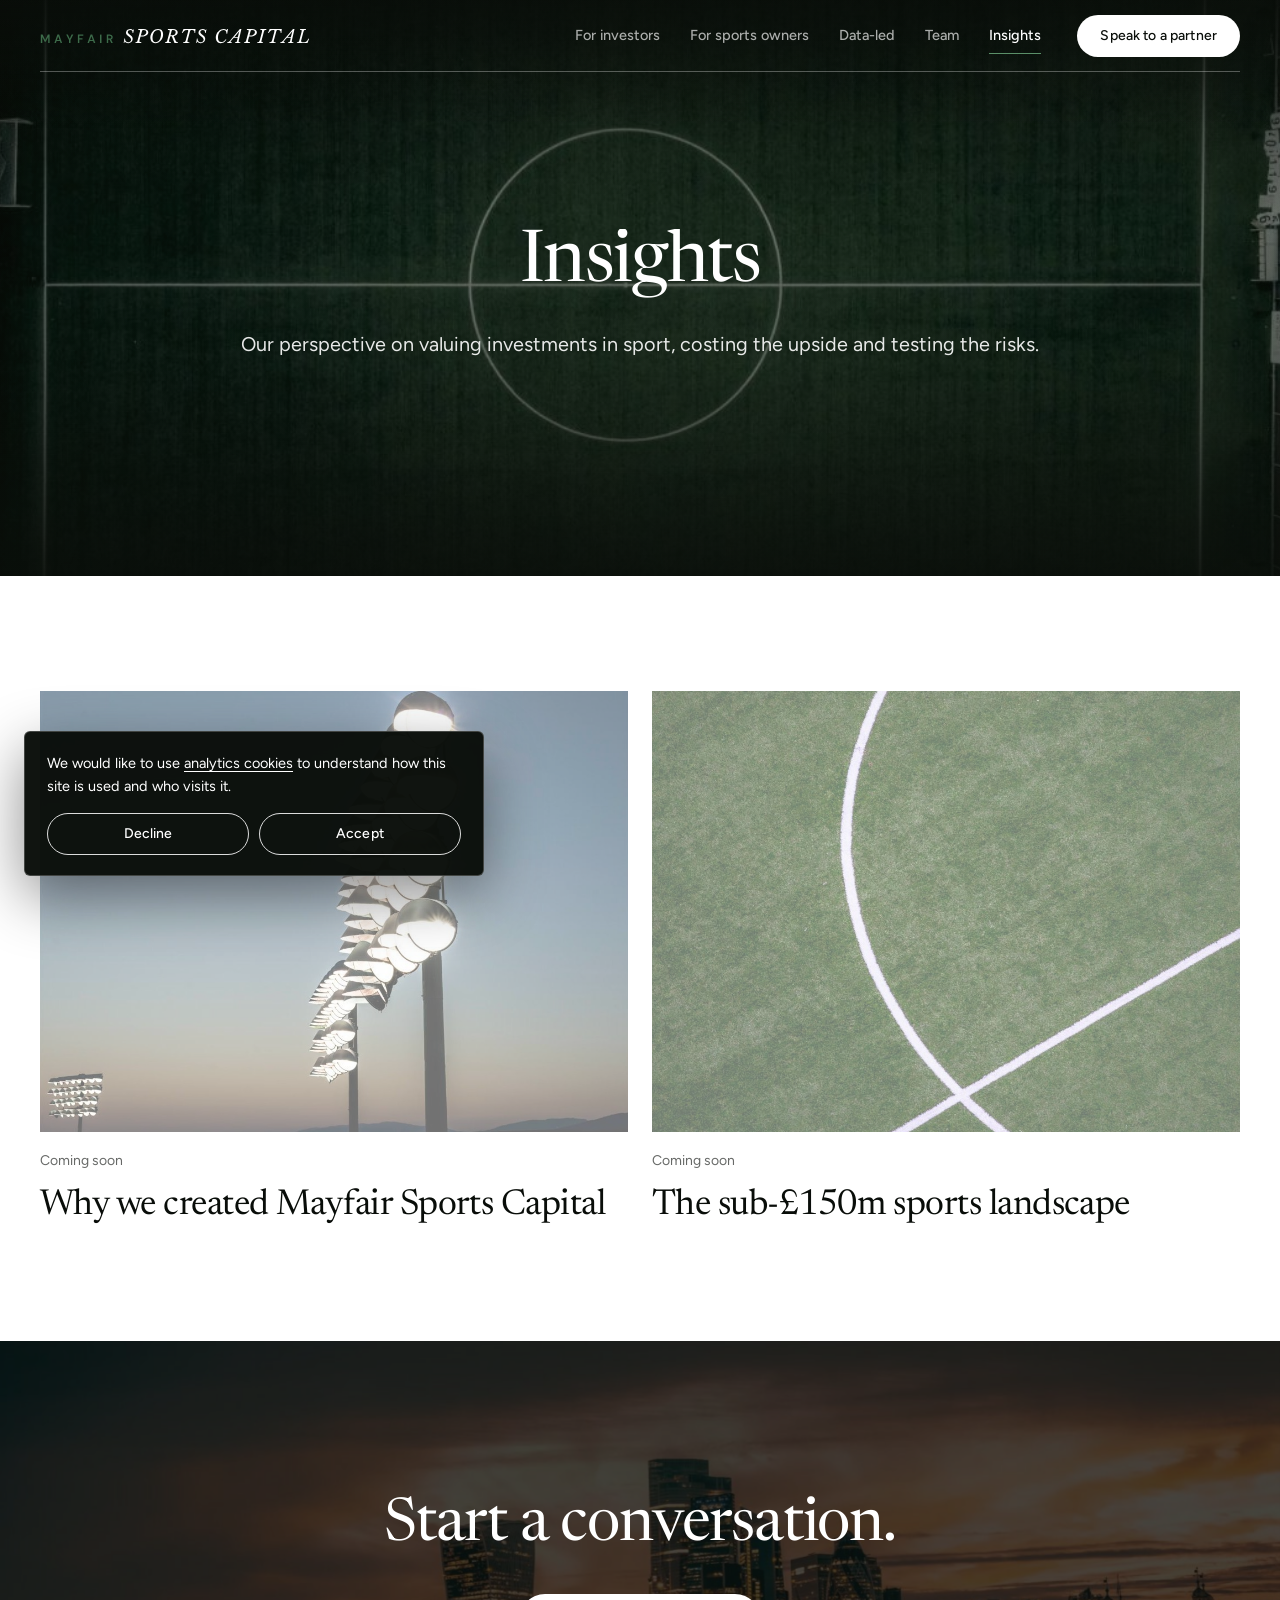
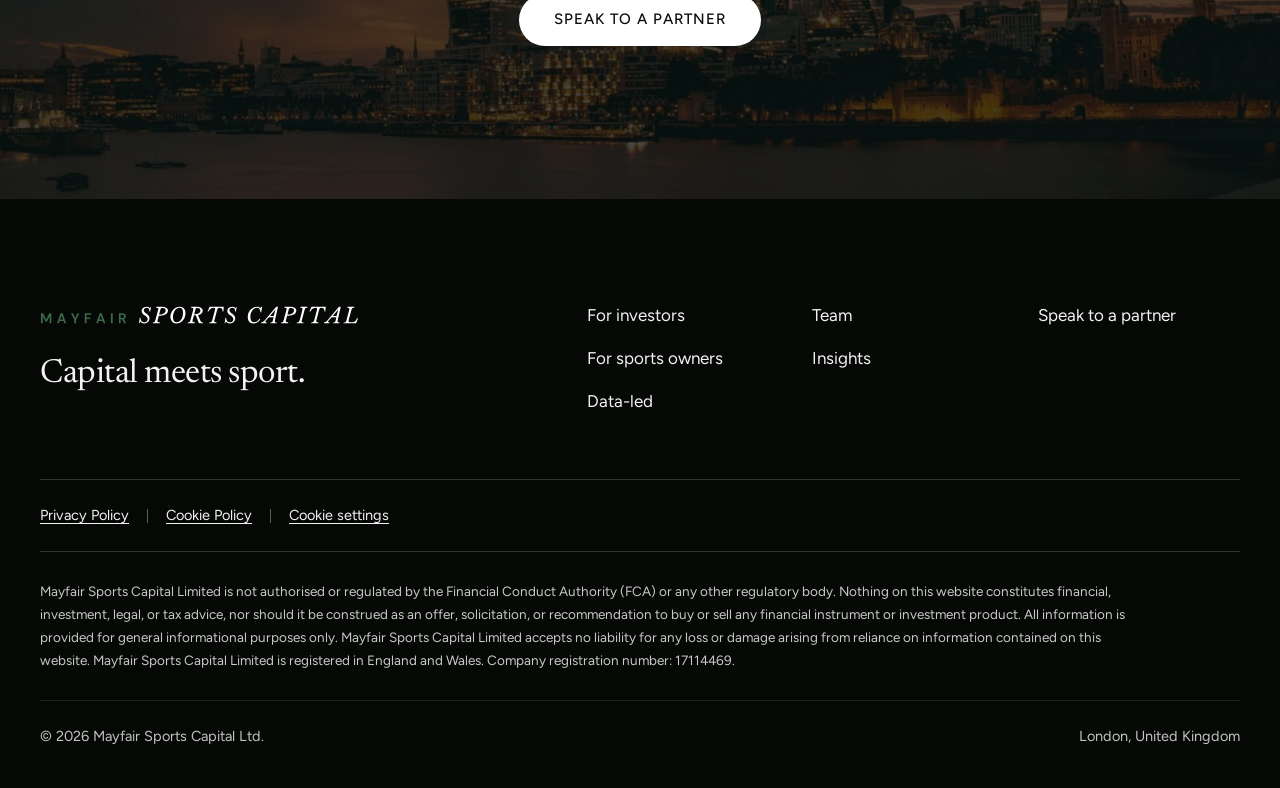
<file: insights/index.html>
<!DOCTYPE html>
<html lang="en-GB" class="no-js">
<head>
<meta charset="utf-8">
<meta name="viewport" content="width=device-width, initial-scale=1">
<title>Insights | Mayfair Sports Capital</title>
<meta name="description" content="Notes from Mayfair Sports Capital on valuing investments in sport, costing the upside and testing the risks.">
<meta name="referrer" content="strict-origin-when-cross-origin">
<meta name="theme-color" content="#04131B">
<link rel="canonical" href="https://mayfairsportscapital.com/insights/">
<meta property="og:type" content="website">
<meta property="og:site_name" content="Mayfair Sports Capital">
<meta property="og:locale" content="en_GB">
<meta property="og:title" content="Insights | Mayfair Sports Capital">
<meta property="og:description" content="Notes from Mayfair Sports Capital on valuing investments in sport, costing the upside and testing the risks.">
<meta property="og:url" content="https://mayfairsportscapital.com/insights/">
<meta property="og:image" content="https://mayfairsportscapital.com/assets/img/og.jpg">
<meta property="og:image:secure_url" content="https://mayfairsportscapital.com/assets/img/og.jpg">
<meta property="og:image:type" content="image/jpeg">
<meta property="og:image:width" content="1200">
<meta property="og:image:height" content="630">
<meta property="og:image:alt" content="Mayfair Sports Capital. Sport is a complex private market.">
<meta name="twitter:card" content="summary_large_image">
<meta name="twitter:image" content="https://mayfairsportscapital.com/assets/img/og.jpg">
<link rel="icon" href="/favicon.svg" type="image/svg+xml">
<link rel="icon" href="/favicon-32.png" sizes="32x32" type="image/png">
<link rel="apple-touch-icon" href="/apple-touch-icon.png">
<link rel="preload" href="/assets/fonts/newsreader-opsz.woff2" as="font" type="font/woff2" crossorigin>
<link rel="preload" href="/assets/fonts/figtree-wght.woff2" as="font" type="font/woff2" crossorigin>
<link rel="stylesheet" href="/assets/css/site.css?v=de91362e">
<script>document.documentElement.className='js';setTimeout(function(){if(!window.__msc)document.documentElement.className+=' js-failed'},6000);</script>
</head>
<body class="page-insights" data-mode="prod" data-ga="G-899X453727" data-hs="148089624" data-apollo="6a54d3d7476dc0001017d1d5">
<a class="skip" href="#main">Skip to content</a>

<svg width="0" height="0" style="position:absolute" aria-hidden="true" focusable="false"><symbol id="msc-wordmark" viewBox="0 0 2701 220"><path fill="#3d6b4a" d="M8 180V96H26L52 150L79 96H96V180H82V121L58 168H47L23 121V180Z"/><path fill="#3d6b4a" d="M144 180 174 96H191L221 180H206L182 113L159 180ZM157 160 161 149H203L207 160Z"/><path fill="#3d6b4a" d="M290 180V150L262 96H278L299 139H296L316 96H333L305 150V180Z"/><path fill="#3d6b4a" d="M379 180V96H433V108H393V132H425V144H393V180Z"/><path fill="#3d6b4a" d="M475 180 506 96H522L553 180H538L514 113L490 180ZM489 160 493 149H534L538 160Z"/><path fill="#3d6b4a" d="M600 180V96H615V180Z"/><path fill="#3d6b4a" d="M668 180V96H698Q708 96 714 99Q721 103 724 109Q727 114 727 121Q727 128 724 134Q721 140 714 143Q708 147 698 147H682V180ZM712 180 694 143H710L728 180ZM682 136H697Q705 136 709 132Q713 128 713 122Q713 116 709 112Q705 108 697 108H682Z"/><path fill="currentColor" d="M931 52 934 44H940L932 80H926Q925 63 920 56Q914 49 903 49Q892 49 885 55Q878 61 878 70Q878 76 881 81Q885 86 890 91Q896 95 902 100Q908 104 914 110Q920 115 923 122Q927 129 927 138Q927 150 921 160Q914 170 904 176Q894 182 881 182Q871 182 863 178Q854 174 847 166L843 180H837L844 134H850Q851 153 859 163Q867 172 881 172Q890 172 896 169Q903 166 907 160Q911 154 911 147Q911 140 907 134Q903 128 898 123Q892 118 885 113Q879 109 873 103Q867 98 864 92Q860 85 860 77Q860 67 866 58Q871 50 881 45Q891 40 902 40Q911 40 918 42Q924 45 931 52Z"/><path fill="currentColor" d="M953 180 955 173Q960 173 965 171Q969 168 972 164Q975 159 977 151L998 72Q1000 68 1000 64Q1001 61 1001 58Q1001 53 997 51Q993 49 982 49L984 41H1034Q1057 41 1070 50Q1083 58 1083 72Q1083 82 1078 90Q1073 98 1065 103Q1056 109 1044 112Q1032 116 1018 116H1005L998 143Q996 149 995 154Q994 159 994 161Q994 165 996 167Q998 170 1003 171Q1008 172 1014 172L1012 180ZM1008 106H1016Q1027 106 1035 104Q1044 101 1050 96Q1056 92 1060 85Q1063 79 1063 71Q1063 64 1060 59Q1057 54 1050 52Q1044 50 1034 50Q1027 50 1024 52Q1021 55 1019 64Z"/><path fill="currentColor" d="M1181 40Q1196 40 1208 46Q1219 53 1225 66Q1231 78 1231 96Q1231 113 1225 128Q1219 144 1208 156Q1197 168 1184 175Q1170 182 1154 182Q1139 182 1128 175Q1116 168 1110 155Q1103 142 1103 125Q1103 108 1110 93Q1116 77 1127 65Q1138 53 1152 46Q1166 40 1181 40ZM1181 49Q1169 49 1159 55Q1149 61 1141 71Q1134 82 1130 96Q1125 110 1125 126Q1125 149 1133 160Q1141 172 1157 172Q1168 172 1178 166Q1187 160 1194 149Q1202 138 1206 123Q1210 108 1210 91Q1210 69 1203 59Q1196 49 1181 49Z"/><path fill="currentColor" d="M1249 180 1251 173Q1257 173 1261 171Q1265 168 1269 164Q1272 159 1274 151L1295 72Q1296 68 1297 64Q1297 61 1297 58Q1297 53 1293 51Q1289 49 1278 49L1280 41H1330Q1352 41 1364 50Q1377 58 1377 72Q1377 82 1372 90Q1367 98 1358 103Q1349 108 1337 110L1351 143Q1356 156 1360 162Q1364 168 1368 171Q1373 173 1381 173L1379 180H1345L1318 112H1303L1294 143Q1292 149 1291 154Q1290 159 1290 161Q1290 166 1295 169Q1301 172 1311 172L1309 180ZM1305 103H1314Q1326 103 1336 100Q1346 96 1351 89Q1357 82 1357 71Q1357 60 1350 55Q1344 50 1331 50Q1326 50 1323 51Q1320 52 1319 55Q1317 58 1315 64Z"/><path fill="currentColor" d="M1430 180 1432 173Q1439 173 1444 171Q1449 170 1452 165Q1456 161 1458 152L1480 69Q1482 63 1482 59Q1482 52 1479 51Q1476 49 1471 49Q1461 49 1452 53Q1444 57 1437 64Q1430 71 1425 80H1418L1435 41H1555L1552 80H1545Q1545 68 1542 61Q1539 55 1534 52Q1528 49 1520 49Q1514 49 1510 51Q1506 52 1503 57Q1501 62 1498 70L1477 150Q1476 154 1475 157Q1474 160 1474 163Q1474 168 1479 170Q1483 173 1495 173L1493 180Z"/><path fill="currentColor" d="M1656 52 1659 44H1665L1657 80H1651Q1650 63 1645 56Q1640 49 1628 49Q1617 49 1610 55Q1603 61 1603 70Q1603 76 1606 81Q1610 86 1615 91Q1621 95 1627 100Q1633 104 1639 110Q1645 115 1648 122Q1652 129 1652 138Q1652 150 1646 160Q1640 170 1629 176Q1619 182 1606 182Q1596 182 1588 178Q1579 174 1572 166L1568 180H1562L1569 134H1575Q1576 153 1584 163Q1592 172 1606 172Q1615 172 1622 169Q1628 166 1632 160Q1636 154 1636 147Q1636 140 1632 134Q1628 128 1623 123Q1617 118 1610 113Q1604 109 1598 103Q1592 98 1589 92Q1585 85 1585 77Q1585 67 1591 58Q1596 50 1606 45Q1616 40 1627 40Q1636 40 1643 42Q1649 45 1656 52Z"/><path fill="currentColor" d="M1864 146Q1855 159 1846 167Q1838 175 1828 178Q1818 182 1806 182Q1791 182 1780 175Q1769 168 1764 156Q1758 143 1758 126Q1758 112 1762 99Q1766 87 1773 76Q1781 65 1791 57Q1800 49 1812 44Q1823 40 1836 40Q1852 40 1867 50L1873 41H1880L1872 87H1865Q1864 67 1857 58Q1850 49 1836 49Q1824 49 1814 55Q1804 61 1796 71Q1788 82 1784 96Q1780 110 1780 126Q1780 171 1811 171Q1825 171 1836 164Q1847 157 1858 142Z"/><path fill="currentColor" d="M2014 40 1989 150Q1987 159 1987 164Q1987 169 1991 171Q1994 173 2004 173L2002 180H1949L1951 173Q1958 173 1961 171Q1965 170 1968 165Q1970 160 1972 150L1977 128H1938L1927 140Q1919 149 1914 154Q1910 159 1908 162Q1906 165 1906 168Q1906 170 1909 172Q1912 173 1919 173L1917 180H1871L1872 173Q1878 173 1884 170Q1890 166 1898 159Q1905 152 1916 138L1999 40ZM1946 119H1978L1993 63H1993Z"/><path fill="currentColor" d="M2039 180 2041 173Q2047 173 2051 171Q2055 168 2058 164Q2061 159 2063 151L2084 72Q2086 68 2086 64Q2087 61 2087 58Q2087 53 2083 51Q2079 49 2068 49L2070 41H2120Q2143 41 2156 50Q2169 58 2169 72Q2169 82 2164 90Q2160 98 2151 103Q2142 109 2130 112Q2118 116 2104 116H2091L2084 143Q2082 149 2081 154Q2080 159 2080 161Q2080 165 2082 167Q2084 170 2089 171Q2094 172 2101 172L2099 180ZM2094 106H2102Q2113 106 2121 104Q2130 101 2136 96Q2142 92 2146 85Q2149 79 2149 71Q2149 64 2146 59Q2143 54 2136 52Q2130 50 2120 50Q2113 50 2110 52Q2107 55 2105 64Z"/><path fill="currentColor" d="M2236 78 2217 150Q2214 158 2214 162Q2214 168 2218 171Q2222 173 2231 173L2229 180H2171L2173 173Q2180 173 2185 171Q2189 170 2192 165Q2195 160 2198 152L2219 72Q2221 62 2221 57Q2221 52 2217 50Q2213 49 2203 49L2205 41H2264L2262 49Q2254 49 2249 51Q2245 53 2242 59Q2239 66 2236 78Z"/><path fill="currentColor" d="M2293 180 2295 173Q2302 173 2307 171Q2311 170 2315 165Q2318 161 2321 152L2343 69Q2344 63 2344 59Q2344 52 2341 51Q2338 49 2333 49Q2323 49 2315 53Q2306 57 2299 64Q2292 71 2288 80H2280L2297 41H2418L2414 80H2407Q2407 68 2404 61Q2401 55 2396 52Q2390 49 2382 49Q2376 49 2372 51Q2368 52 2366 57Q2363 62 2361 70L2340 150Q2338 154 2338 157Q2337 160 2337 163Q2337 168 2341 170Q2346 173 2357 173L2355 180Z"/><path fill="currentColor" d="M2545 40 2520 150Q2518 159 2518 164Q2518 169 2522 171Q2525 173 2535 173L2533 180H2480L2482 173Q2489 173 2492 171Q2496 170 2499 165Q2501 160 2503 150L2508 128H2469L2458 140Q2450 149 2445 154Q2441 159 2439 162Q2437 165 2437 168Q2437 170 2440 172Q2443 173 2450 173L2448 180H2402L2403 173Q2409 173 2415 170Q2421 166 2429 159Q2436 152 2447 138L2530 40ZM2477 119H2509L2524 63H2524Z"/><path fill="currentColor" d="M2568 180 2570 173Q2578 173 2583 171Q2587 169 2590 165Q2592 160 2594 152L2615 72Q2616 67 2617 63Q2617 60 2617 57Q2617 52 2613 50Q2609 49 2600 49L2602 41H2660L2658 49Q2650 49 2646 51Q2641 53 2638 59Q2635 66 2632 78L2613 149Q2612 152 2612 155Q2611 157 2611 159Q2611 166 2616 169Q2620 172 2632 172Q2646 172 2655 169Q2665 166 2671 158Q2677 151 2682 138H2691L2675 180Z"/></symbol></svg>
<header class="site-header" data-inertable>
  <div class="site-header__inner">
    <button class="menu-btn" type="button" aria-expanded="false" aria-controls="menu" data-menu-open>
      <svg class="icon icon--menu" width="20" height="14" viewBox="0 0 20 14" aria-hidden="true" focusable="false"><path d="M0 1h20M0 7h20M0 13h20" stroke="currentColor" stroke-width="1.6" fill="none"/></svg><span class="menu-btn__label">Menu</span>
    </button>
    <a class="wordmark" href="/" aria-label="Mayfair Sports Capital, home"><svg class="wordmark__svg" viewBox="0 0 2701 220" aria-hidden="true" focusable="false"><use href="#msc-wordmark"/></svg></a>
    <nav class="topnav" aria-label="Main">
      <a href="/investors/">For investors</a>
      <a href="/owners/">For sports owners</a>
      <a href="/data/">Data-led</a>
      <a href="/people/">Team</a>
      <a href="/insights/" aria-current="page">Insights</a>
    </nav>
    <a class="btn btn--light btn--sm site-header__cta" href="/contact/">Speak to a partner</a>
  </div>
</header>

<div class="scrim" data-menu-close aria-hidden="true"></div>
<aside id="menu" class="drawer" role="dialog" aria-modal="true" aria-label="Menu" aria-hidden="true">
  <div class="drawer__top">
    <button class="drawer__close" type="button" aria-label="Close menu" data-menu-close><svg class="icon" width="16" height="16" viewBox="0 0 16 16" aria-hidden="true" focusable="false"><path d="M1.5 1.5l13 13M14.5 1.5l-13 13" stroke="currentColor" stroke-width="1.6" fill="none"/></svg></button>
  </div>
  <div class="drawer__body">
    <nav class="drawer__nav drawer__nav--root" aria-label="Menu">
      <ul>
        <li style="--i: 0">
          <a class="drawer__item" href="/investors/">For investors</a>
        </li>
        <li style="--i: 1">
          <a class="drawer__item" href="/owners/">For sports owners</a>
        </li>
        <li style="--i: 2">
          <a class="drawer__item" href="/data/">Data-led</a>
        </li>
        <li style="--i: 3">
          <a class="drawer__item" href="/people/">Team</a>
        </li>
        <li style="--i: 4">
          <a class="drawer__item" href="/insights/" aria-current="page">Insights</a>
        </li>
        <li style="--i: 5">
          <a class="drawer__item" href="/contact/">Speak to a partner</a>
        </li>
      </ul>
    </nav>
  </div>
  <div class="drawer__foot">
    <a class="btn btn--outline" href="/contact/">Speak to a partner</a>
  </div>
</aside>
<main id="main" data-inertable>

<section class="hero hero--page" aria-labelledby="page-title">
  <div class="hero__media" aria-hidden="true"><img class="hero__img" src="/assets/img/photos/football.jpg" alt="" width="1064" height="801" loading="eager" decoding="async" fetchpriority="high" style="object-position: 50% 50%"></div>
  <div class="hero__shade" aria-hidden="true"></div>
  <div class="hero__grain" aria-hidden="true"></div>
  <div class="wrap hero__inner">
    <h1 class="h-display h1 h1--page" id="page-title">Insights</h1>
    <p class="hero__lede">Our perspective on valuing investments in sport, costing the upside and testing the risks.</p>
  </div>
</section>
<section class="section section--paper">
  <div class="wrap">
    <div class="notes-grid notes-grid--2">
      <div data-reveal style="--d: 0ms">
<div class="note-card note-card--soon note-card--lg">
  <span class="note-card__media"><img class="note-card__img" src="/assets/img/photos/dusk.jpg" alt="" width="1064" height="801" loading="lazy" decoding="async" style="object-position: 50% 40%"></span>
  <span class="note-card__meta">Coming soon</span>
  <span class="note-card__title">Why we created Mayfair Sports Capital</span>
</div></div>
      <div data-reveal style="--d: 100ms">
<div class="note-card note-card--soon note-card--lg">
  <span class="note-card__media"><img class="note-card__img" src="/assets/img/photos/lines.jpg" alt="" width="1064" height="801" loading="lazy" decoding="async" style="object-position: 50% 50%"></span>
  <span class="note-card__meta">Coming soon</span>
  <span class="note-card__title">The sub-£150m sports landscape</span>
</div></div>
    </div>
  </div>
</section>

<section class="cta" aria-labelledby="cta-title">
  <div class="cta__media" aria-hidden="true"><img class="cta__img" src="/assets/img/photos/london.jpg" alt="" width="1470" height="801" loading="lazy" decoding="async" style="object-position: 50% 58%"></div>
  <div class="cta__shade" aria-hidden="true"></div>
  <div class="cta__line" aria-hidden="true"></div>
  <div class="wrap cta__inner">
    <h2 class="h-display h2 h2--lg" id="cta-title" data-reveal>Start a conversation.</h2>
    <a class="btn btn--light" href="/contact/" data-reveal>Speak to a partner</a>
  </div>
</section>

</main>

<footer class="site-footer" data-inertable>
  <div class="wrap">
    <div class="site-footer__main">
      <div class="site-footer__brand">
        <a class="wordmark wordmark--footer" href="/" aria-label="Mayfair Sports Capital, home"><svg class="wordmark__svg" viewBox="0 0 2701 220" aria-hidden="true" focusable="false"><use href="#msc-wordmark"/></svg></a>
        <p class="site-footer__tag">Capital meets sport.</p>
      </div>
      <nav class="site-footer__cols" aria-label="Footer">
        <ul>
          <li><a href="/investors/">For investors</a></li>
          <li><a href="/owners/">For sports owners</a></li>
          <li><a href="/data/">Data-led</a></li>
        </ul>
        <ul>
          <li><a href="/people/">Team</a></li>
          <li><a href="/insights/">Insights</a></li>
        </ul>
        <ul>
          <li><a href="/contact/">Speak to a partner</a></li>
        </ul>
      </nav>
    </div>
    <ul class="site-footer__legal">
      <li><a href="/privacy/">Privacy Policy</a></li>
      <li><a href="/cookies/">Cookie Policy</a></li>
      <li><button type="button" data-consent-open>Cookie settings</button></li>
    </ul>
    <div class="site-footer__small">
      <p>Mayfair Sports Capital Limited is not authorised or regulated by the Financial Conduct Authority (FCA) or any other regulatory body. Nothing on this website constitutes financial, investment, legal, or tax advice, nor should it be construed as an offer, solicitation, or recommendation to buy or sell any financial instrument or investment product. All information is provided for general informational purposes only. Mayfair Sports Capital Limited accepts no liability for any loss or damage arising from reliance on information contained on this website. Mayfair Sports Capital Limited is registered in England and Wales. Company registration number: 17114469.</p>
    </div>
    <div class="site-footer__base">
      <p>&copy; 2026 Mayfair Sports Capital Ltd.</p>
      <p>London, United Kingdom</p>
    </div>
  </div>
</footer>
<div class="consent" id="consent" role="region" aria-label="Cookie preferences" hidden>
  <p class="consent__text" id="consent-text">We would like to use <a href="/cookies/">analytics cookies</a> to understand how this site is used and who visits it.</p>
  <div class="consent__actions">
    <button type="button" class="btn btn--outline btn--sm" data-consent="denied">Decline</button>
    <button type="button" class="btn btn--outline btn--sm" data-consent="granted">Accept</button>
  </div>
</div>
<script src="/assets/js/site.js?v=0346a24a" defer></script>
<script type="speculationrules">{"prefetch":[{"source":"document","where":{"and":[{"href_matches":"/*"},{"not":{"selector_matches":"[rel~=nofollow]"}}]},"eagerness":"moderate"}]}</script>
</body>
</html>
</file>
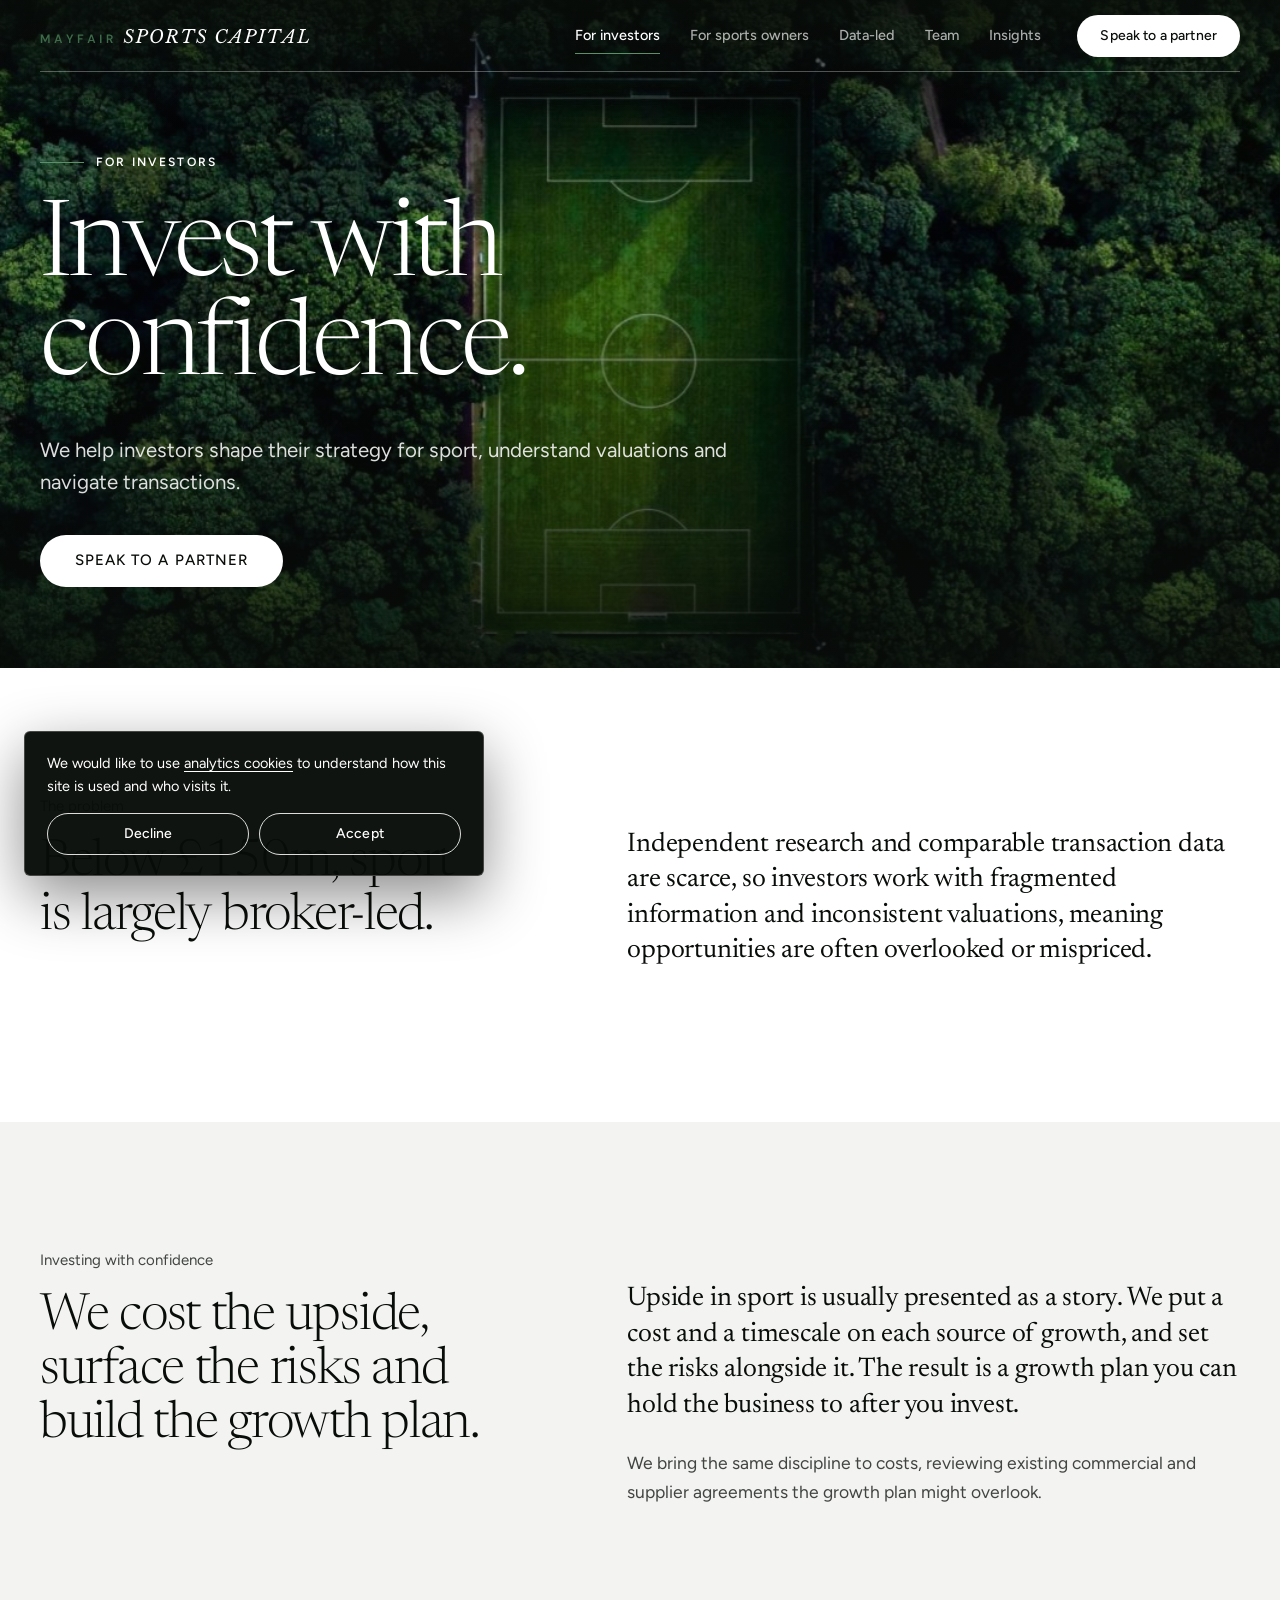
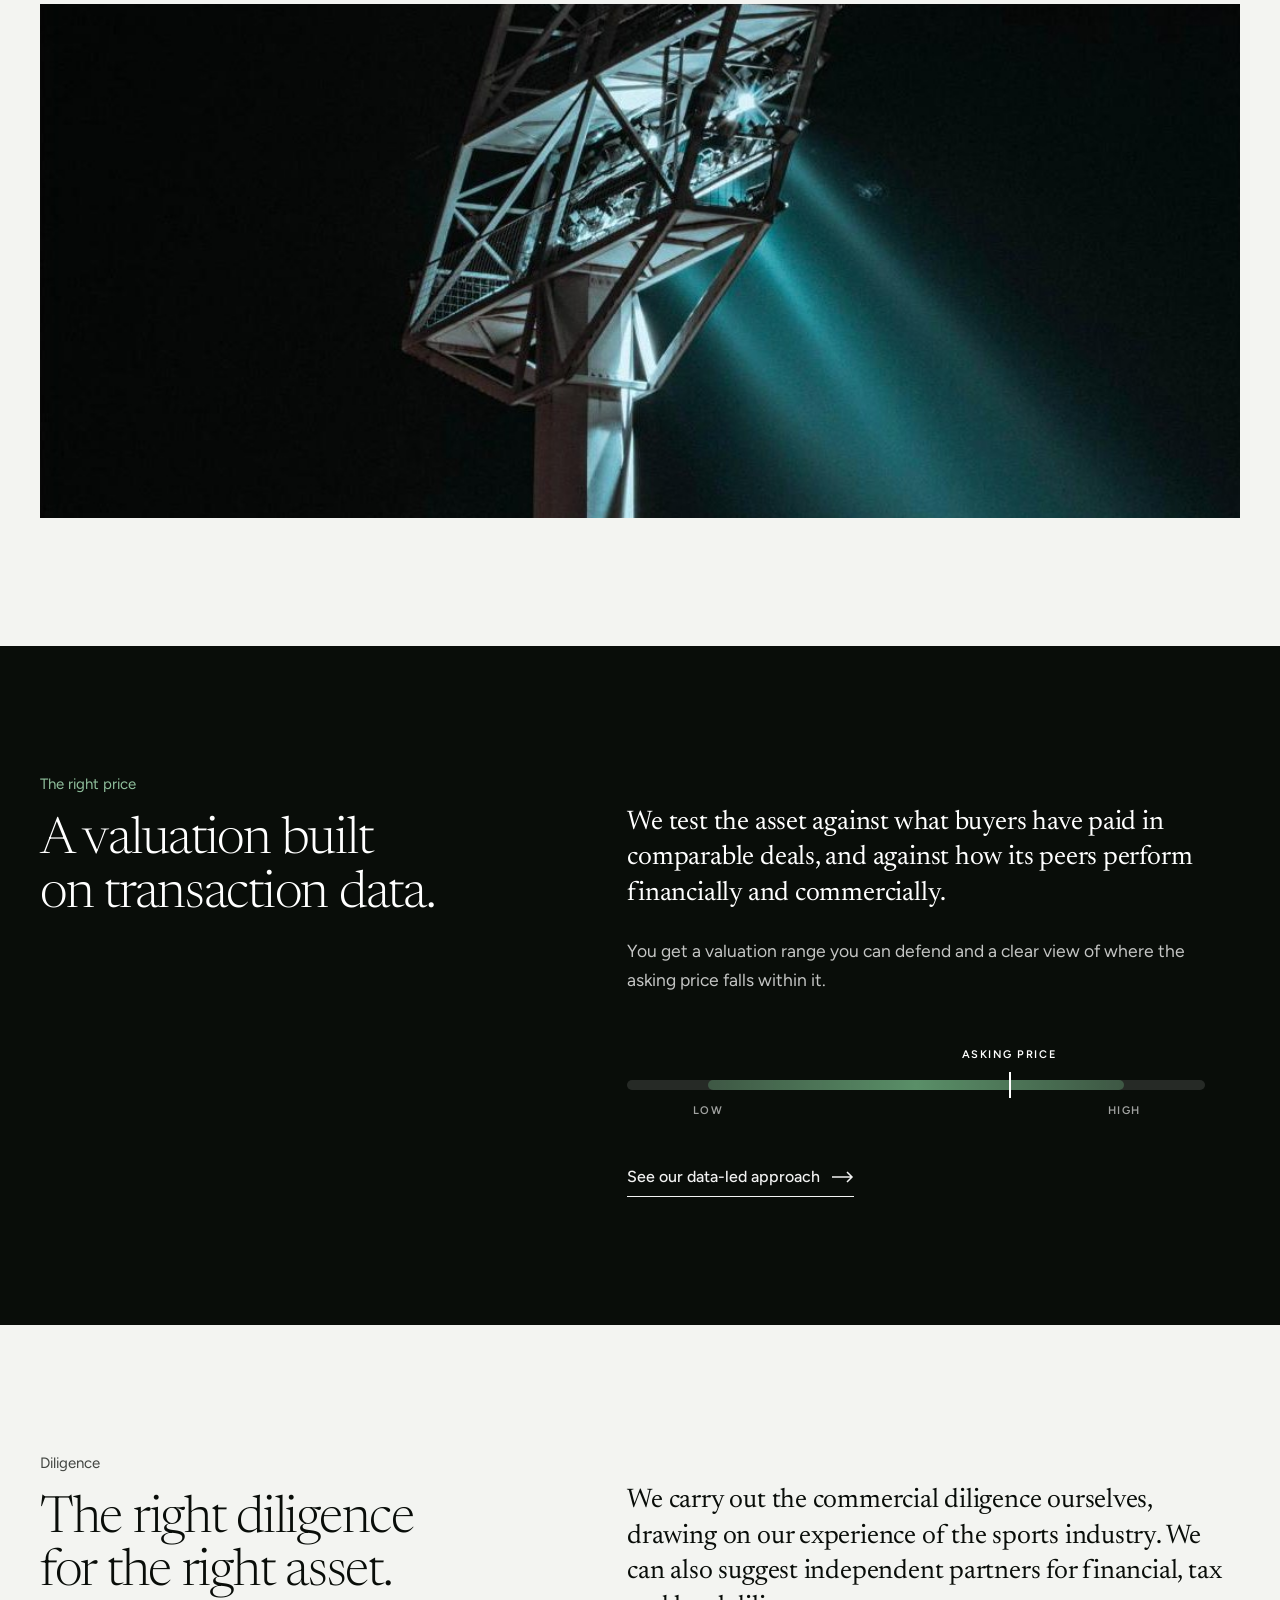
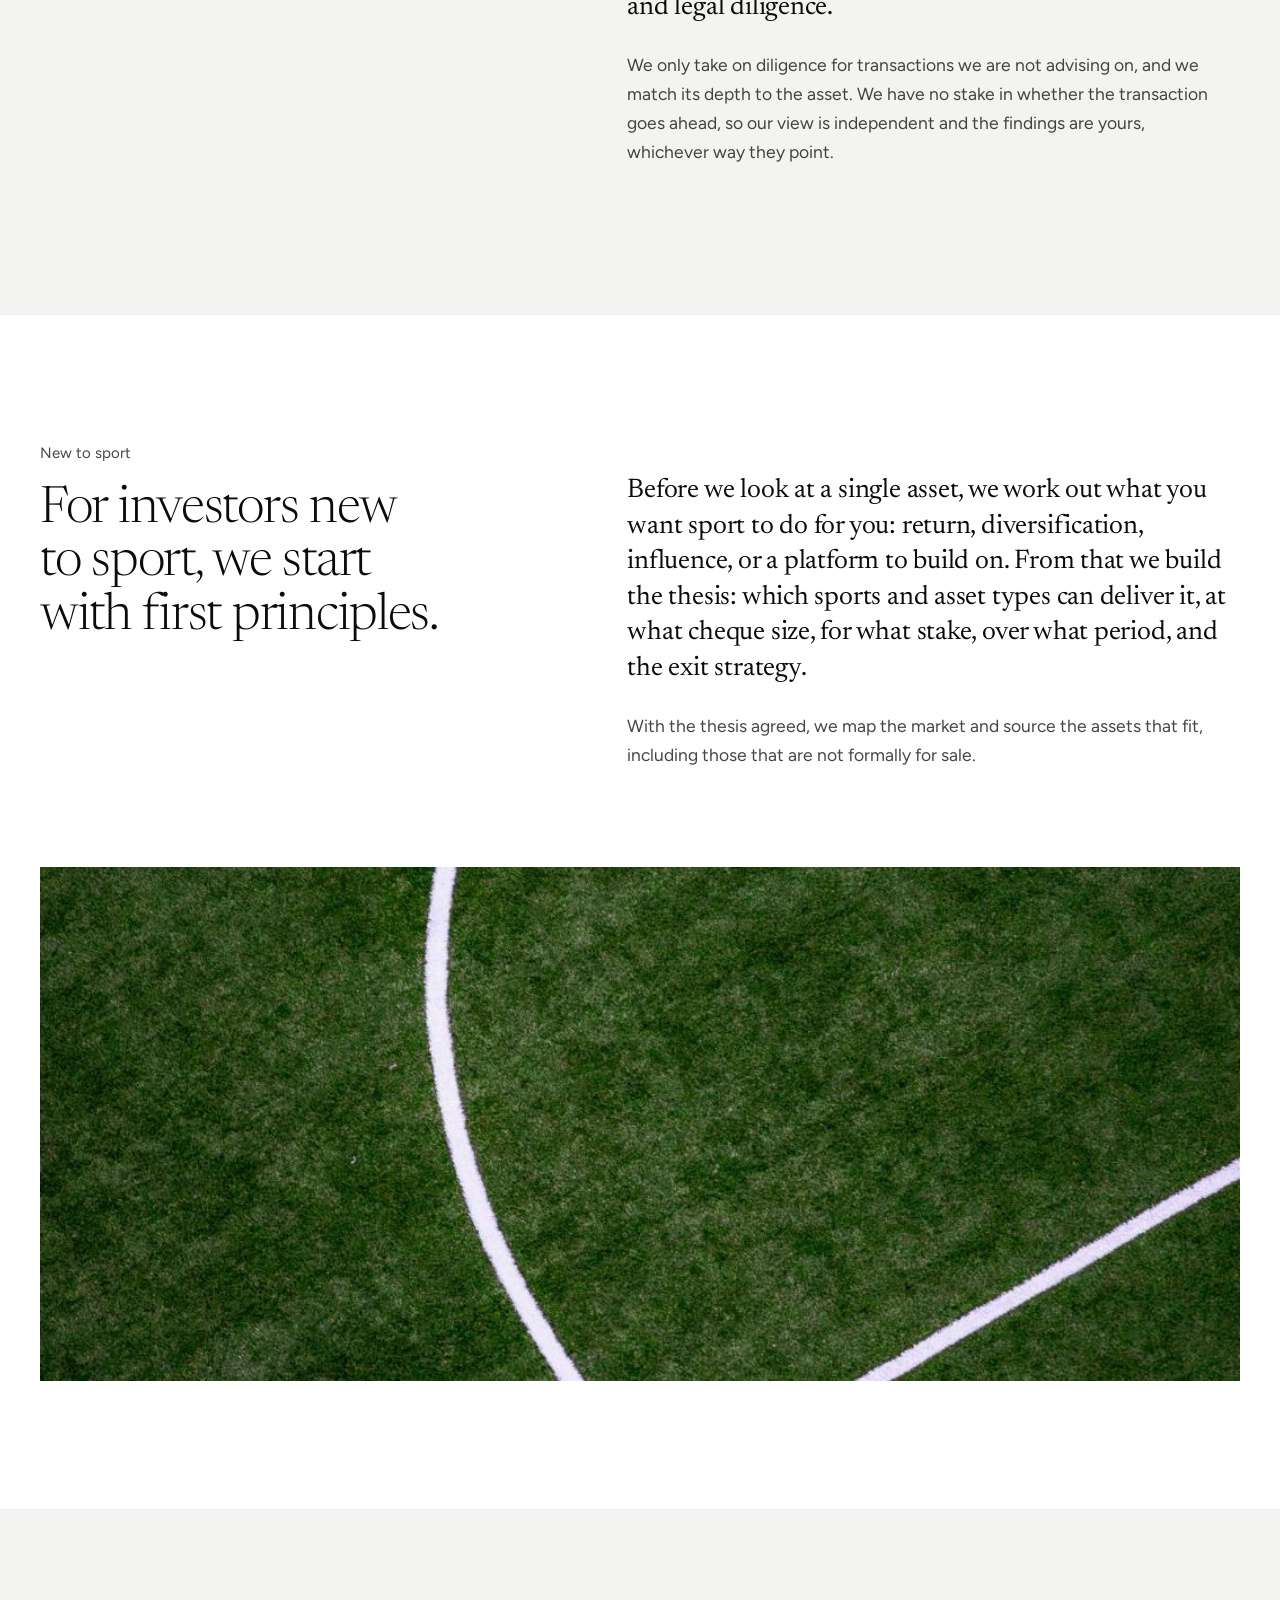
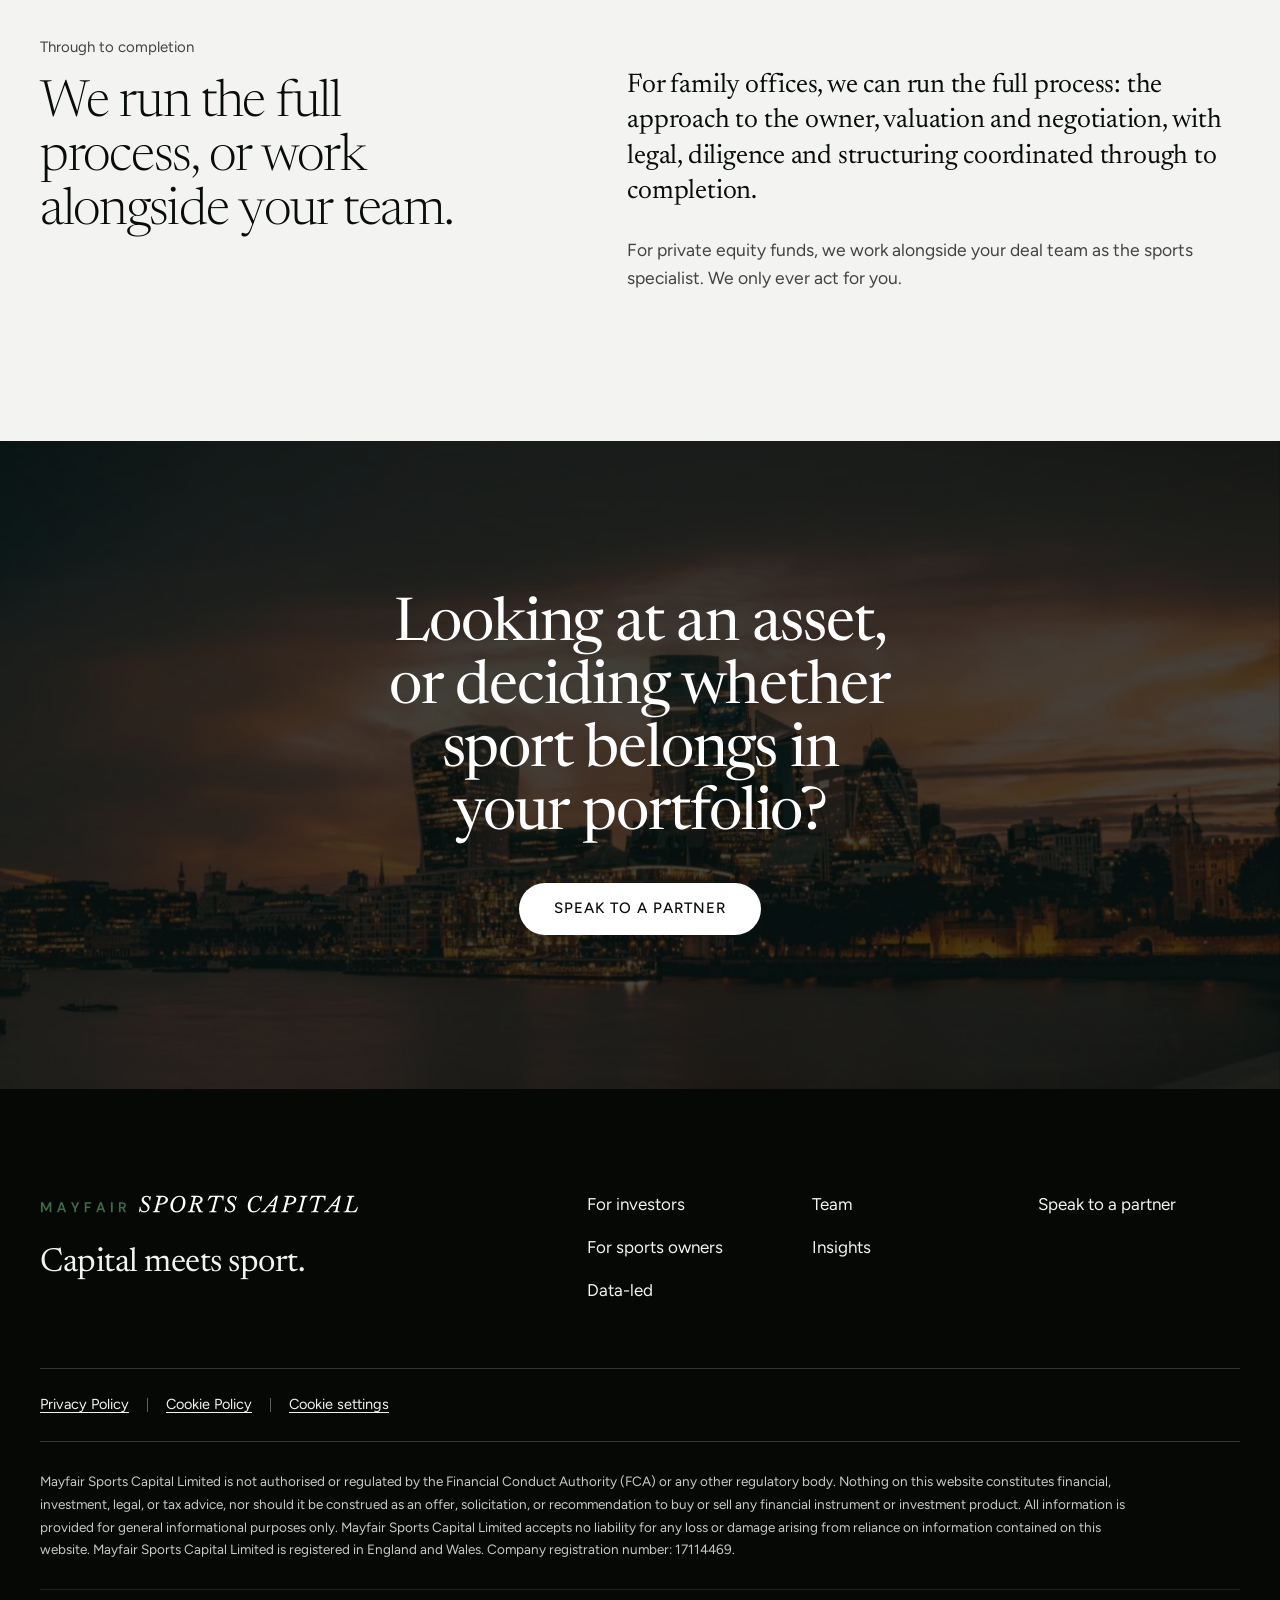
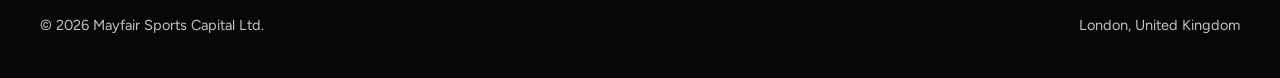
<file: investors/index.html>
<!DOCTYPE html>
<html lang="en-GB" class="no-js">
<head>
<meta charset="utf-8">
<meta name="viewport" content="width=device-width, initial-scale=1">
<title>For investors | Mayfair Sports Capital</title>
<meta name="description" content="How Mayfair Sports Capital helps family offices and sports private equity invest in sport.">
<meta name="referrer" content="strict-origin-when-cross-origin">
<meta name="theme-color" content="#04131B">
<link rel="canonical" href="https://mayfairsportscapital.com/investors/">
<meta property="og:type" content="website">
<meta property="og:site_name" content="Mayfair Sports Capital">
<meta property="og:locale" content="en_GB">
<meta property="og:title" content="For investors | Mayfair Sports Capital">
<meta property="og:description" content="How Mayfair Sports Capital helps family offices and sports private equity invest in sport.">
<meta property="og:url" content="https://mayfairsportscapital.com/investors/">
<meta property="og:image" content="https://mayfairsportscapital.com/assets/img/og.jpg">
<meta property="og:image:secure_url" content="https://mayfairsportscapital.com/assets/img/og.jpg">
<meta property="og:image:type" content="image/jpeg">
<meta property="og:image:width" content="1200">
<meta property="og:image:height" content="630">
<meta property="og:image:alt" content="Mayfair Sports Capital. Sport is a complex private market.">
<meta name="twitter:card" content="summary_large_image">
<meta name="twitter:image" content="https://mayfairsportscapital.com/assets/img/og.jpg">
<link rel="icon" href="/favicon.svg" type="image/svg+xml">
<link rel="icon" href="/favicon-32.png" sizes="32x32" type="image/png">
<link rel="apple-touch-icon" href="/apple-touch-icon.png">
<link rel="preload" href="/assets/fonts/newsreader-opsz.woff2" as="font" type="font/woff2" crossorigin>
<link rel="preload" href="/assets/fonts/figtree-wght.woff2" as="font" type="font/woff2" crossorigin>
<link rel="stylesheet" href="/assets/css/site.css?v=de91362e">
<script>document.documentElement.className='js';setTimeout(function(){if(!window.__msc)document.documentElement.className+=' js-failed'},6000);</script>
</head>
<body class="page-investors" data-mode="prod" data-ga="G-899X453727" data-hs="148089624" data-apollo="6a54d3d7476dc0001017d1d5">
<a class="skip" href="#main">Skip to content</a>

<svg width="0" height="0" style="position:absolute" aria-hidden="true" focusable="false"><symbol id="msc-wordmark" viewBox="0 0 2701 220"><path fill="#3d6b4a" d="M8 180V96H26L52 150L79 96H96V180H82V121L58 168H47L23 121V180Z"/><path fill="#3d6b4a" d="M144 180 174 96H191L221 180H206L182 113L159 180ZM157 160 161 149H203L207 160Z"/><path fill="#3d6b4a" d="M290 180V150L262 96H278L299 139H296L316 96H333L305 150V180Z"/><path fill="#3d6b4a" d="M379 180V96H433V108H393V132H425V144H393V180Z"/><path fill="#3d6b4a" d="M475 180 506 96H522L553 180H538L514 113L490 180ZM489 160 493 149H534L538 160Z"/><path fill="#3d6b4a" d="M600 180V96H615V180Z"/><path fill="#3d6b4a" d="M668 180V96H698Q708 96 714 99Q721 103 724 109Q727 114 727 121Q727 128 724 134Q721 140 714 143Q708 147 698 147H682V180ZM712 180 694 143H710L728 180ZM682 136H697Q705 136 709 132Q713 128 713 122Q713 116 709 112Q705 108 697 108H682Z"/><path fill="currentColor" d="M931 52 934 44H940L932 80H926Q925 63 920 56Q914 49 903 49Q892 49 885 55Q878 61 878 70Q878 76 881 81Q885 86 890 91Q896 95 902 100Q908 104 914 110Q920 115 923 122Q927 129 927 138Q927 150 921 160Q914 170 904 176Q894 182 881 182Q871 182 863 178Q854 174 847 166L843 180H837L844 134H850Q851 153 859 163Q867 172 881 172Q890 172 896 169Q903 166 907 160Q911 154 911 147Q911 140 907 134Q903 128 898 123Q892 118 885 113Q879 109 873 103Q867 98 864 92Q860 85 860 77Q860 67 866 58Q871 50 881 45Q891 40 902 40Q911 40 918 42Q924 45 931 52Z"/><path fill="currentColor" d="M953 180 955 173Q960 173 965 171Q969 168 972 164Q975 159 977 151L998 72Q1000 68 1000 64Q1001 61 1001 58Q1001 53 997 51Q993 49 982 49L984 41H1034Q1057 41 1070 50Q1083 58 1083 72Q1083 82 1078 90Q1073 98 1065 103Q1056 109 1044 112Q1032 116 1018 116H1005L998 143Q996 149 995 154Q994 159 994 161Q994 165 996 167Q998 170 1003 171Q1008 172 1014 172L1012 180ZM1008 106H1016Q1027 106 1035 104Q1044 101 1050 96Q1056 92 1060 85Q1063 79 1063 71Q1063 64 1060 59Q1057 54 1050 52Q1044 50 1034 50Q1027 50 1024 52Q1021 55 1019 64Z"/><path fill="currentColor" d="M1181 40Q1196 40 1208 46Q1219 53 1225 66Q1231 78 1231 96Q1231 113 1225 128Q1219 144 1208 156Q1197 168 1184 175Q1170 182 1154 182Q1139 182 1128 175Q1116 168 1110 155Q1103 142 1103 125Q1103 108 1110 93Q1116 77 1127 65Q1138 53 1152 46Q1166 40 1181 40ZM1181 49Q1169 49 1159 55Q1149 61 1141 71Q1134 82 1130 96Q1125 110 1125 126Q1125 149 1133 160Q1141 172 1157 172Q1168 172 1178 166Q1187 160 1194 149Q1202 138 1206 123Q1210 108 1210 91Q1210 69 1203 59Q1196 49 1181 49Z"/><path fill="currentColor" d="M1249 180 1251 173Q1257 173 1261 171Q1265 168 1269 164Q1272 159 1274 151L1295 72Q1296 68 1297 64Q1297 61 1297 58Q1297 53 1293 51Q1289 49 1278 49L1280 41H1330Q1352 41 1364 50Q1377 58 1377 72Q1377 82 1372 90Q1367 98 1358 103Q1349 108 1337 110L1351 143Q1356 156 1360 162Q1364 168 1368 171Q1373 173 1381 173L1379 180H1345L1318 112H1303L1294 143Q1292 149 1291 154Q1290 159 1290 161Q1290 166 1295 169Q1301 172 1311 172L1309 180ZM1305 103H1314Q1326 103 1336 100Q1346 96 1351 89Q1357 82 1357 71Q1357 60 1350 55Q1344 50 1331 50Q1326 50 1323 51Q1320 52 1319 55Q1317 58 1315 64Z"/><path fill="currentColor" d="M1430 180 1432 173Q1439 173 1444 171Q1449 170 1452 165Q1456 161 1458 152L1480 69Q1482 63 1482 59Q1482 52 1479 51Q1476 49 1471 49Q1461 49 1452 53Q1444 57 1437 64Q1430 71 1425 80H1418L1435 41H1555L1552 80H1545Q1545 68 1542 61Q1539 55 1534 52Q1528 49 1520 49Q1514 49 1510 51Q1506 52 1503 57Q1501 62 1498 70L1477 150Q1476 154 1475 157Q1474 160 1474 163Q1474 168 1479 170Q1483 173 1495 173L1493 180Z"/><path fill="currentColor" d="M1656 52 1659 44H1665L1657 80H1651Q1650 63 1645 56Q1640 49 1628 49Q1617 49 1610 55Q1603 61 1603 70Q1603 76 1606 81Q1610 86 1615 91Q1621 95 1627 100Q1633 104 1639 110Q1645 115 1648 122Q1652 129 1652 138Q1652 150 1646 160Q1640 170 1629 176Q1619 182 1606 182Q1596 182 1588 178Q1579 174 1572 166L1568 180H1562L1569 134H1575Q1576 153 1584 163Q1592 172 1606 172Q1615 172 1622 169Q1628 166 1632 160Q1636 154 1636 147Q1636 140 1632 134Q1628 128 1623 123Q1617 118 1610 113Q1604 109 1598 103Q1592 98 1589 92Q1585 85 1585 77Q1585 67 1591 58Q1596 50 1606 45Q1616 40 1627 40Q1636 40 1643 42Q1649 45 1656 52Z"/><path fill="currentColor" d="M1864 146Q1855 159 1846 167Q1838 175 1828 178Q1818 182 1806 182Q1791 182 1780 175Q1769 168 1764 156Q1758 143 1758 126Q1758 112 1762 99Q1766 87 1773 76Q1781 65 1791 57Q1800 49 1812 44Q1823 40 1836 40Q1852 40 1867 50L1873 41H1880L1872 87H1865Q1864 67 1857 58Q1850 49 1836 49Q1824 49 1814 55Q1804 61 1796 71Q1788 82 1784 96Q1780 110 1780 126Q1780 171 1811 171Q1825 171 1836 164Q1847 157 1858 142Z"/><path fill="currentColor" d="M2014 40 1989 150Q1987 159 1987 164Q1987 169 1991 171Q1994 173 2004 173L2002 180H1949L1951 173Q1958 173 1961 171Q1965 170 1968 165Q1970 160 1972 150L1977 128H1938L1927 140Q1919 149 1914 154Q1910 159 1908 162Q1906 165 1906 168Q1906 170 1909 172Q1912 173 1919 173L1917 180H1871L1872 173Q1878 173 1884 170Q1890 166 1898 159Q1905 152 1916 138L1999 40ZM1946 119H1978L1993 63H1993Z"/><path fill="currentColor" d="M2039 180 2041 173Q2047 173 2051 171Q2055 168 2058 164Q2061 159 2063 151L2084 72Q2086 68 2086 64Q2087 61 2087 58Q2087 53 2083 51Q2079 49 2068 49L2070 41H2120Q2143 41 2156 50Q2169 58 2169 72Q2169 82 2164 90Q2160 98 2151 103Q2142 109 2130 112Q2118 116 2104 116H2091L2084 143Q2082 149 2081 154Q2080 159 2080 161Q2080 165 2082 167Q2084 170 2089 171Q2094 172 2101 172L2099 180ZM2094 106H2102Q2113 106 2121 104Q2130 101 2136 96Q2142 92 2146 85Q2149 79 2149 71Q2149 64 2146 59Q2143 54 2136 52Q2130 50 2120 50Q2113 50 2110 52Q2107 55 2105 64Z"/><path fill="currentColor" d="M2236 78 2217 150Q2214 158 2214 162Q2214 168 2218 171Q2222 173 2231 173L2229 180H2171L2173 173Q2180 173 2185 171Q2189 170 2192 165Q2195 160 2198 152L2219 72Q2221 62 2221 57Q2221 52 2217 50Q2213 49 2203 49L2205 41H2264L2262 49Q2254 49 2249 51Q2245 53 2242 59Q2239 66 2236 78Z"/><path fill="currentColor" d="M2293 180 2295 173Q2302 173 2307 171Q2311 170 2315 165Q2318 161 2321 152L2343 69Q2344 63 2344 59Q2344 52 2341 51Q2338 49 2333 49Q2323 49 2315 53Q2306 57 2299 64Q2292 71 2288 80H2280L2297 41H2418L2414 80H2407Q2407 68 2404 61Q2401 55 2396 52Q2390 49 2382 49Q2376 49 2372 51Q2368 52 2366 57Q2363 62 2361 70L2340 150Q2338 154 2338 157Q2337 160 2337 163Q2337 168 2341 170Q2346 173 2357 173L2355 180Z"/><path fill="currentColor" d="M2545 40 2520 150Q2518 159 2518 164Q2518 169 2522 171Q2525 173 2535 173L2533 180H2480L2482 173Q2489 173 2492 171Q2496 170 2499 165Q2501 160 2503 150L2508 128H2469L2458 140Q2450 149 2445 154Q2441 159 2439 162Q2437 165 2437 168Q2437 170 2440 172Q2443 173 2450 173L2448 180H2402L2403 173Q2409 173 2415 170Q2421 166 2429 159Q2436 152 2447 138L2530 40ZM2477 119H2509L2524 63H2524Z"/><path fill="currentColor" d="M2568 180 2570 173Q2578 173 2583 171Q2587 169 2590 165Q2592 160 2594 152L2615 72Q2616 67 2617 63Q2617 60 2617 57Q2617 52 2613 50Q2609 49 2600 49L2602 41H2660L2658 49Q2650 49 2646 51Q2641 53 2638 59Q2635 66 2632 78L2613 149Q2612 152 2612 155Q2611 157 2611 159Q2611 166 2616 169Q2620 172 2632 172Q2646 172 2655 169Q2665 166 2671 158Q2677 151 2682 138H2691L2675 180Z"/></symbol></svg>
<header class="site-header" data-inertable>
  <div class="site-header__inner">
    <button class="menu-btn" type="button" aria-expanded="false" aria-controls="menu" data-menu-open>
      <svg class="icon icon--menu" width="20" height="14" viewBox="0 0 20 14" aria-hidden="true" focusable="false"><path d="M0 1h20M0 7h20M0 13h20" stroke="currentColor" stroke-width="1.6" fill="none"/></svg><span class="menu-btn__label">Menu</span>
    </button>
    <a class="wordmark" href="/" aria-label="Mayfair Sports Capital, home"><svg class="wordmark__svg" viewBox="0 0 2701 220" aria-hidden="true" focusable="false"><use href="#msc-wordmark"/></svg></a>
    <nav class="topnav" aria-label="Main">
      <a href="/investors/" aria-current="page">For investors</a>
      <a href="/owners/">For sports owners</a>
      <a href="/data/">Data-led</a>
      <a href="/people/">Team</a>
      <a href="/insights/">Insights</a>
    </nav>
    <a class="btn btn--light btn--sm site-header__cta" href="/contact/">Speak to a partner</a>
  </div>
</header>

<div class="scrim" data-menu-close aria-hidden="true"></div>
<aside id="menu" class="drawer" role="dialog" aria-modal="true" aria-label="Menu" aria-hidden="true">
  <div class="drawer__top">
    <button class="drawer__close" type="button" aria-label="Close menu" data-menu-close><svg class="icon" width="16" height="16" viewBox="0 0 16 16" aria-hidden="true" focusable="false"><path d="M1.5 1.5l13 13M14.5 1.5l-13 13" stroke="currentColor" stroke-width="1.6" fill="none"/></svg></button>
  </div>
  <div class="drawer__body">
    <nav class="drawer__nav drawer__nav--root" aria-label="Menu">
      <ul>
        <li style="--i: 0">
          <a class="drawer__item" href="/investors/" aria-current="page">For investors</a>
        </li>
        <li style="--i: 1">
          <a class="drawer__item" href="/owners/">For sports owners</a>
        </li>
        <li style="--i: 2">
          <a class="drawer__item" href="/data/">Data-led</a>
        </li>
        <li style="--i: 3">
          <a class="drawer__item" href="/people/">Team</a>
        </li>
        <li style="--i: 4">
          <a class="drawer__item" href="/insights/">Insights</a>
        </li>
        <li style="--i: 5">
          <a class="drawer__item" href="/contact/">Speak to a partner</a>
        </li>
      </ul>
    </nav>
  </div>
  <div class="drawer__foot">
    <a class="btn btn--outline" href="/contact/">Speak to a partner</a>
  </div>
</aside>
<main id="main" data-inertable>
<section class="chapter chapter--page" aria-labelledby="page-title">
  <div class="chapter__media" data-par aria-hidden="true"><img class="chapter__img" src="/assets/img/photos/forest.jpg" alt="" width="1064" height="801" loading="eager" decoding="async" fetchpriority="high" style="object-position: 50% 50%"></div>
  <div class="chapter__shade" aria-hidden="true"></div>
  <div class="wrap chapter__inner">
    <p class="chapter__label">For investors</p>
    <h1 class="h-display chapter__h" id="page-title">Invest with confidence.</h1>
    <p class="chapter__p">We help investors shape their strategy for sport, understand valuations and navigate transactions.</p>
    <a class="btn btn--light chapter__cta" href="/contact/">Speak to a partner</a>
  </div>
</section>
<section class="story">
  <div class="wrap story__grid">
    <div class="story__head">
      <p class="eyebrow" data-reveal>The problem</p>
      <h2 class="h-display story__h" data-reveal>Below £150m, sport is largely broker-led.</h2>
    </div>
    <div class="story__body">
      <p class="story__lead" data-reveal>Independent research and comparable transaction data are scarce, so investors work with fragmented information and inconsistent valuations, meaning opportunities are often overlooked or mispriced.</p>
    </div>
  </div>
</section>
<section class="story story--mist">
  <div class="wrap story__grid">
    <div class="story__head">
      <p class="eyebrow" data-reveal>Investing with confidence</p>
      <h2 class="h-display story__h" data-reveal>We cost the upside, surface the risks and build the growth plan.</h2>
    </div>
    <div class="story__body">
      <p class="story__lead" data-reveal>Upside in sport is usually presented as a story. We put a cost and a timescale on each source of growth, and set the risks alongside it. The result is a growth plan you can hold the business to after you invest.</p>
      <p data-reveal>We bring the same discipline to costs, reviewing existing commercial and supplier agreements the growth plan might overlook.</p>
    </div>
  </div>
  <div class="wrap"><div class="story__media" data-reveal><img class="card__img" src="/assets/img/photos/floodlight.jpg" alt="" width="1064" height="801" loading="lazy" decoding="async" style="object-position: 50% 50%"></div></div>
</section>
<section class="story story--night">
  <div class="wrap story__grid">
    <div class="story__head">
      <p class="eyebrow" data-reveal>The right price</p>
      <h2 class="h-display story__h" data-reveal>A valuation built on transaction data.</h2>
    </div>
    <div class="story__body">
      <p class="story__lead" data-reveal>We test the asset against what buyers have paid in comparable deals, and against how its peers perform financially and commercially.</p>
      <p data-reveal>You get a valuation range you can defend and a clear view of where the asking price falls within it.</p>
      <div class="vrange" data-reveal aria-hidden="true" style="--at: 66%">
        <span class="vrange__bar"><i></i><b></b></span>
        <span class="vrange__lo">Low</span><span class="vrange__ask">Asking price</span><span class="vrange__hi">High</span>
      </div>
      <a class="link-arrow story__link" href="/data/" data-reveal>See our data-led approach <svg class="icon icon--arrow" width="22" height="12" viewBox="0 0 22 12" aria-hidden="true" focusable="false"><path d="M0 6h20M15 1l5 5-5 5" stroke="currentColor" stroke-width="1.5" fill="none"/></svg></a>
    </div>
  </div>
</section>
<section class="story story--mist">
  <div class="wrap story__grid">
    <div class="story__head">
      <p class="eyebrow" data-reveal>Diligence</p>
      <h2 class="h-display story__h" data-reveal>The right diligence for the right asset.</h2>
    </div>
    <div class="story__body">
      <p class="story__lead" data-reveal>We carry out the commercial diligence ourselves, drawing on our experience of the sports industry. We can also suggest independent partners for financial, tax and legal diligence.</p>
      <p data-reveal>We only take on diligence for transactions we are not advising on, and we match its depth to the asset. We have no stake in whether the transaction goes ahead, so our view is independent and the findings are yours, whichever way they point.</p>
    </div>
  </div>
</section>
<section class="story">
  <div class="wrap story__grid">
    <div class="story__head">
      <p class="eyebrow" data-reveal>New to sport</p>
      <h2 class="h-display story__h" data-reveal>For investors new to sport, we start with first principles.</h2>
    </div>
    <div class="story__body">
      <p class="story__lead" data-reveal>Before we look at a single asset, we work out what you want sport to do for you: return, diversification, influence, or a platform to build on. From that we build the thesis: which sports and asset types can deliver it, at what cheque size, for what stake, over what period, and the exit strategy.</p>
      <p data-reveal>With the thesis agreed, we map the market and source the assets that fit, including those that are not formally for sale.</p>
    </div>
  </div>
  <div class="wrap"><div class="story__media" data-reveal><img class="card__img" src="/assets/img/photos/lines.jpg" alt="" width="1064" height="801" loading="lazy" decoding="async" style="object-position: 50% 50%"></div></div>
</section>
<section class="story story--mist">
  <div class="wrap story__grid">
    <div class="story__head">
      <p class="eyebrow" data-reveal>Through to completion</p>
      <h2 class="h-display story__h" data-reveal>We run the full process, or work alongside your team.</h2>
    </div>
    <div class="story__body">
      <p class="story__lead" data-reveal>For family offices, we can run the full process: the approach to the owner, valuation and negotiation, with legal, diligence and structuring coordinated through to completion.</p>
      <p data-reveal>For private equity funds, we work alongside your deal team as the sports specialist. We only ever act for you.</p>
    </div>
  </div>
</section>

<section class="cta" aria-labelledby="cta-title">
  <div class="cta__media" aria-hidden="true"><img class="cta__img" src="/assets/img/photos/london.jpg" alt="" width="1470" height="801" loading="lazy" decoding="async" style="object-position: 50% 58%"></div>
  <div class="cta__shade" aria-hidden="true"></div>
  <div class="cta__line" aria-hidden="true"></div>
  <div class="wrap cta__inner">
    <h2 class="h-display h2 h2--lg" id="cta-title" data-reveal>Looking at an asset, or deciding whether sport belongs in your portfolio?</h2>
    <a class="btn btn--light" href="/contact/" data-reveal>Speak to a partner</a>
  </div>
</section>

</main>

<footer class="site-footer" data-inertable>
  <div class="wrap">
    <div class="site-footer__main">
      <div class="site-footer__brand">
        <a class="wordmark wordmark--footer" href="/" aria-label="Mayfair Sports Capital, home"><svg class="wordmark__svg" viewBox="0 0 2701 220" aria-hidden="true" focusable="false"><use href="#msc-wordmark"/></svg></a>
        <p class="site-footer__tag">Capital meets sport.</p>
      </div>
      <nav class="site-footer__cols" aria-label="Footer">
        <ul>
          <li><a href="/investors/">For investors</a></li>
          <li><a href="/owners/">For sports owners</a></li>
          <li><a href="/data/">Data-led</a></li>
        </ul>
        <ul>
          <li><a href="/people/">Team</a></li>
          <li><a href="/insights/">Insights</a></li>
        </ul>
        <ul>
          <li><a href="/contact/">Speak to a partner</a></li>
        </ul>
      </nav>
    </div>
    <ul class="site-footer__legal">
      <li><a href="/privacy/">Privacy Policy</a></li>
      <li><a href="/cookies/">Cookie Policy</a></li>
      <li><button type="button" data-consent-open>Cookie settings</button></li>
    </ul>
    <div class="site-footer__small">
      <p>Mayfair Sports Capital Limited is not authorised or regulated by the Financial Conduct Authority (FCA) or any other regulatory body. Nothing on this website constitutes financial, investment, legal, or tax advice, nor should it be construed as an offer, solicitation, or recommendation to buy or sell any financial instrument or investment product. All information is provided for general informational purposes only. Mayfair Sports Capital Limited accepts no liability for any loss or damage arising from reliance on information contained on this website. Mayfair Sports Capital Limited is registered in England and Wales. Company registration number: 17114469.</p>
    </div>
    <div class="site-footer__base">
      <p>&copy; 2026 Mayfair Sports Capital Ltd.</p>
      <p>London, United Kingdom</p>
    </div>
  </div>
</footer>
<div class="consent" id="consent" role="region" aria-label="Cookie preferences" hidden>
  <p class="consent__text" id="consent-text">We would like to use <a href="/cookies/">analytics cookies</a> to understand how this site is used and who visits it.</p>
  <div class="consent__actions">
    <button type="button" class="btn btn--outline btn--sm" data-consent="denied">Decline</button>
    <button type="button" class="btn btn--outline btn--sm" data-consent="granted">Accept</button>
  </div>
</div>
<script src="/assets/js/site.js?v=0346a24a" defer></script>
<script type="speculationrules">{"prefetch":[{"source":"document","where":{"and":[{"href_matches":"/*"},{"not":{"selector_matches":"[rel~=nofollow]"}}]},"eagerness":"moderate"}]}</script>
</body>
</html>
</file>
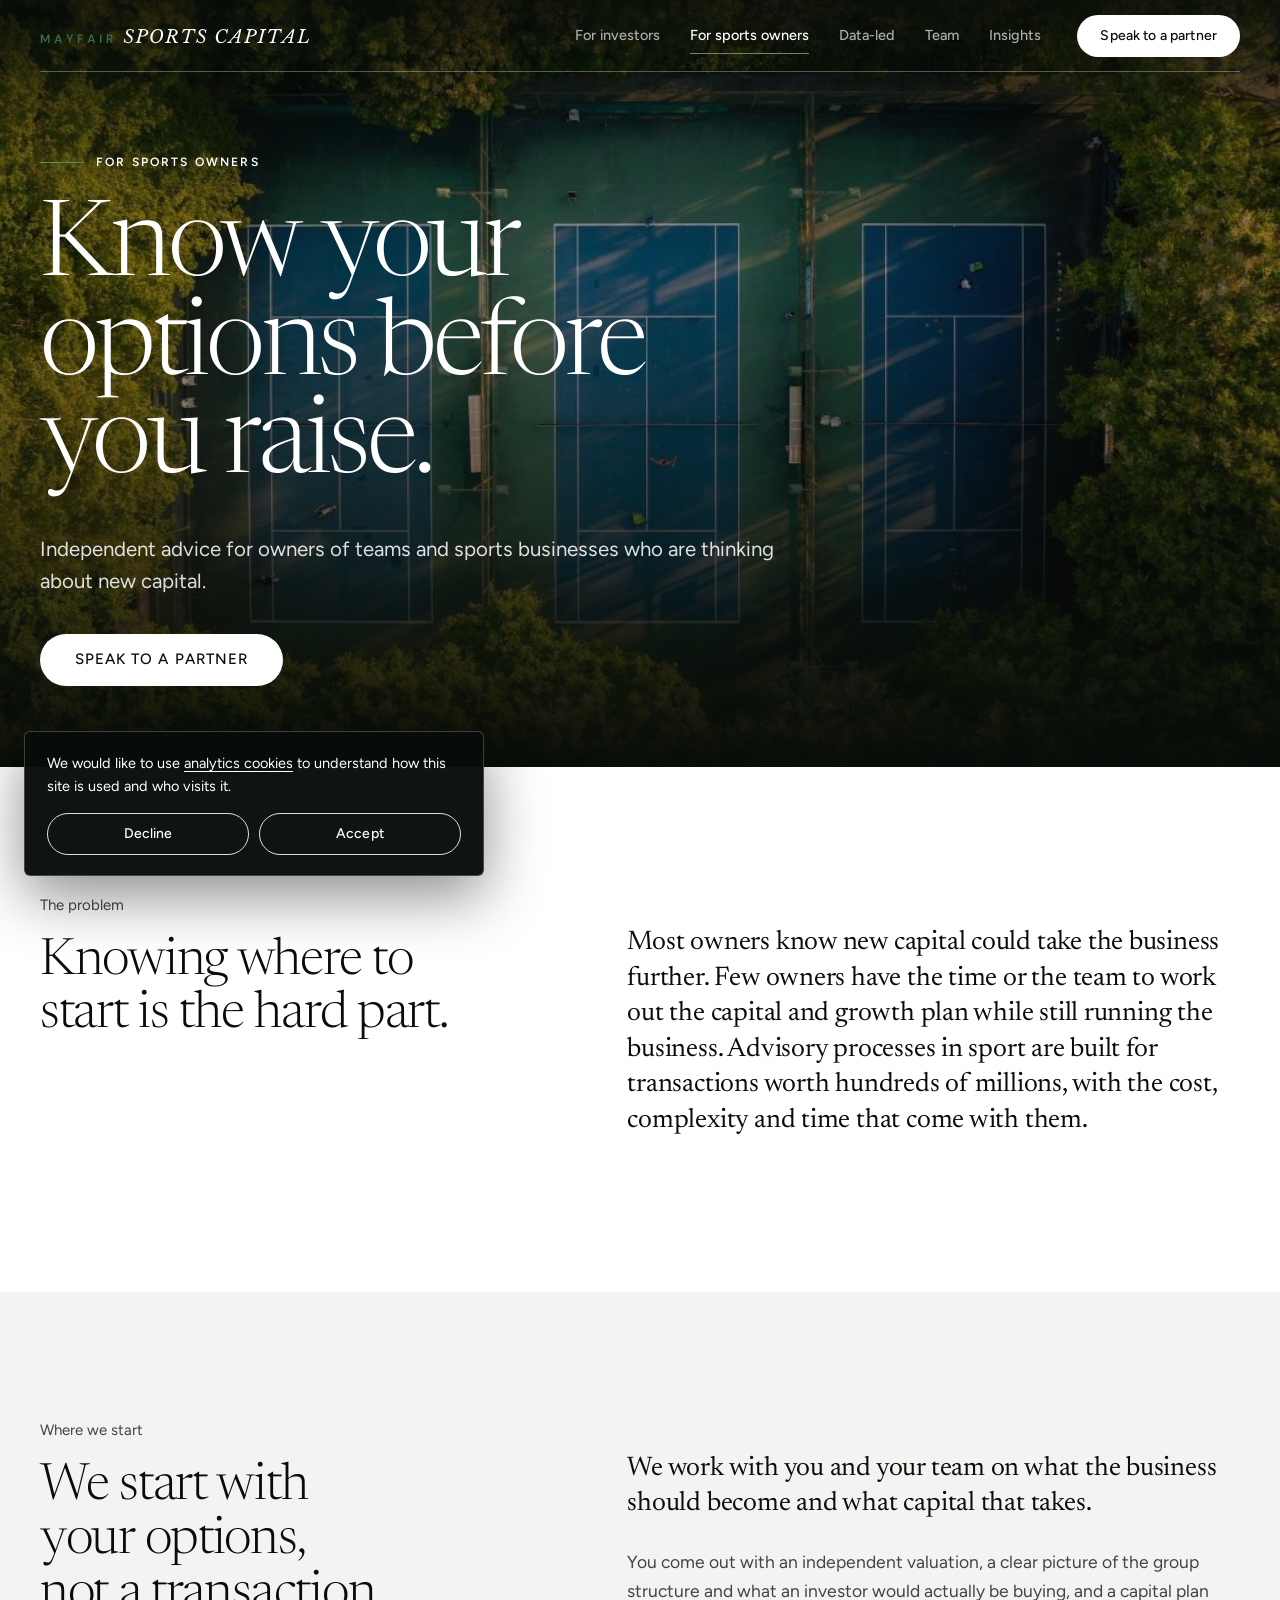
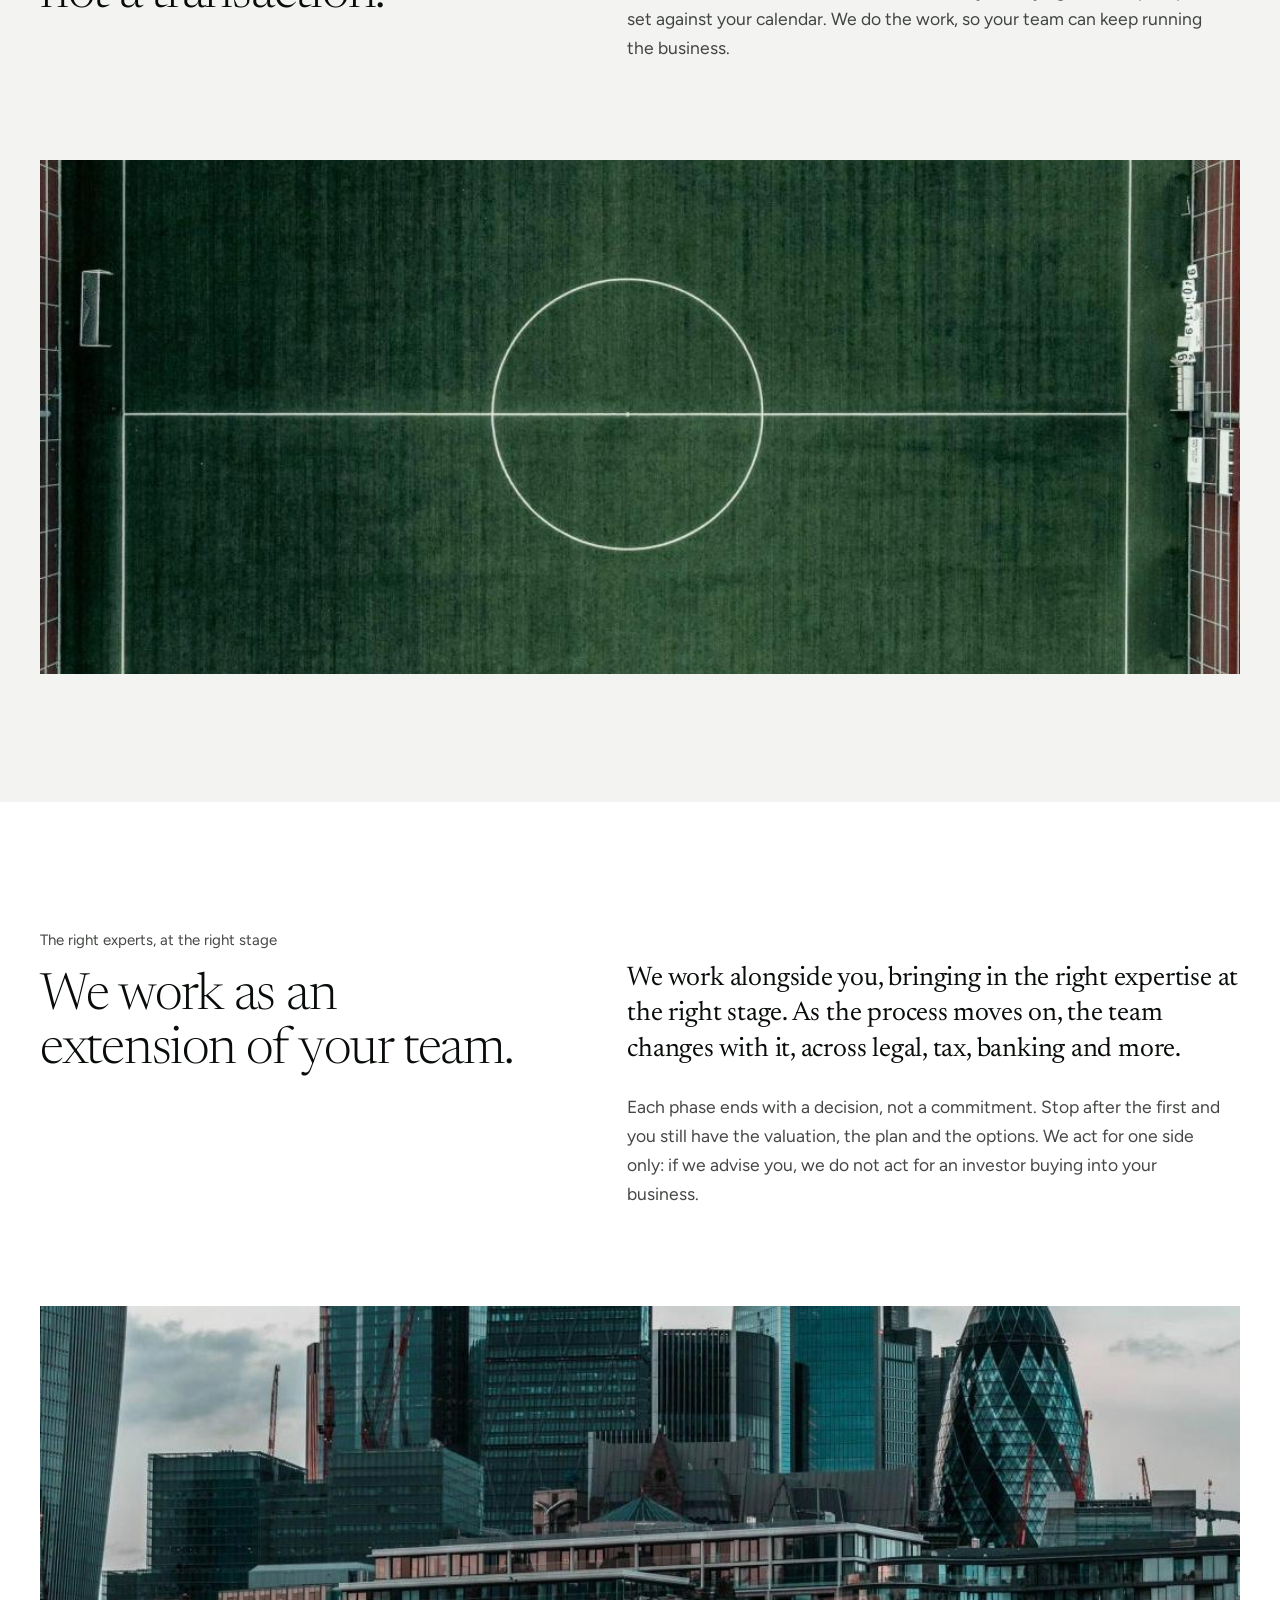
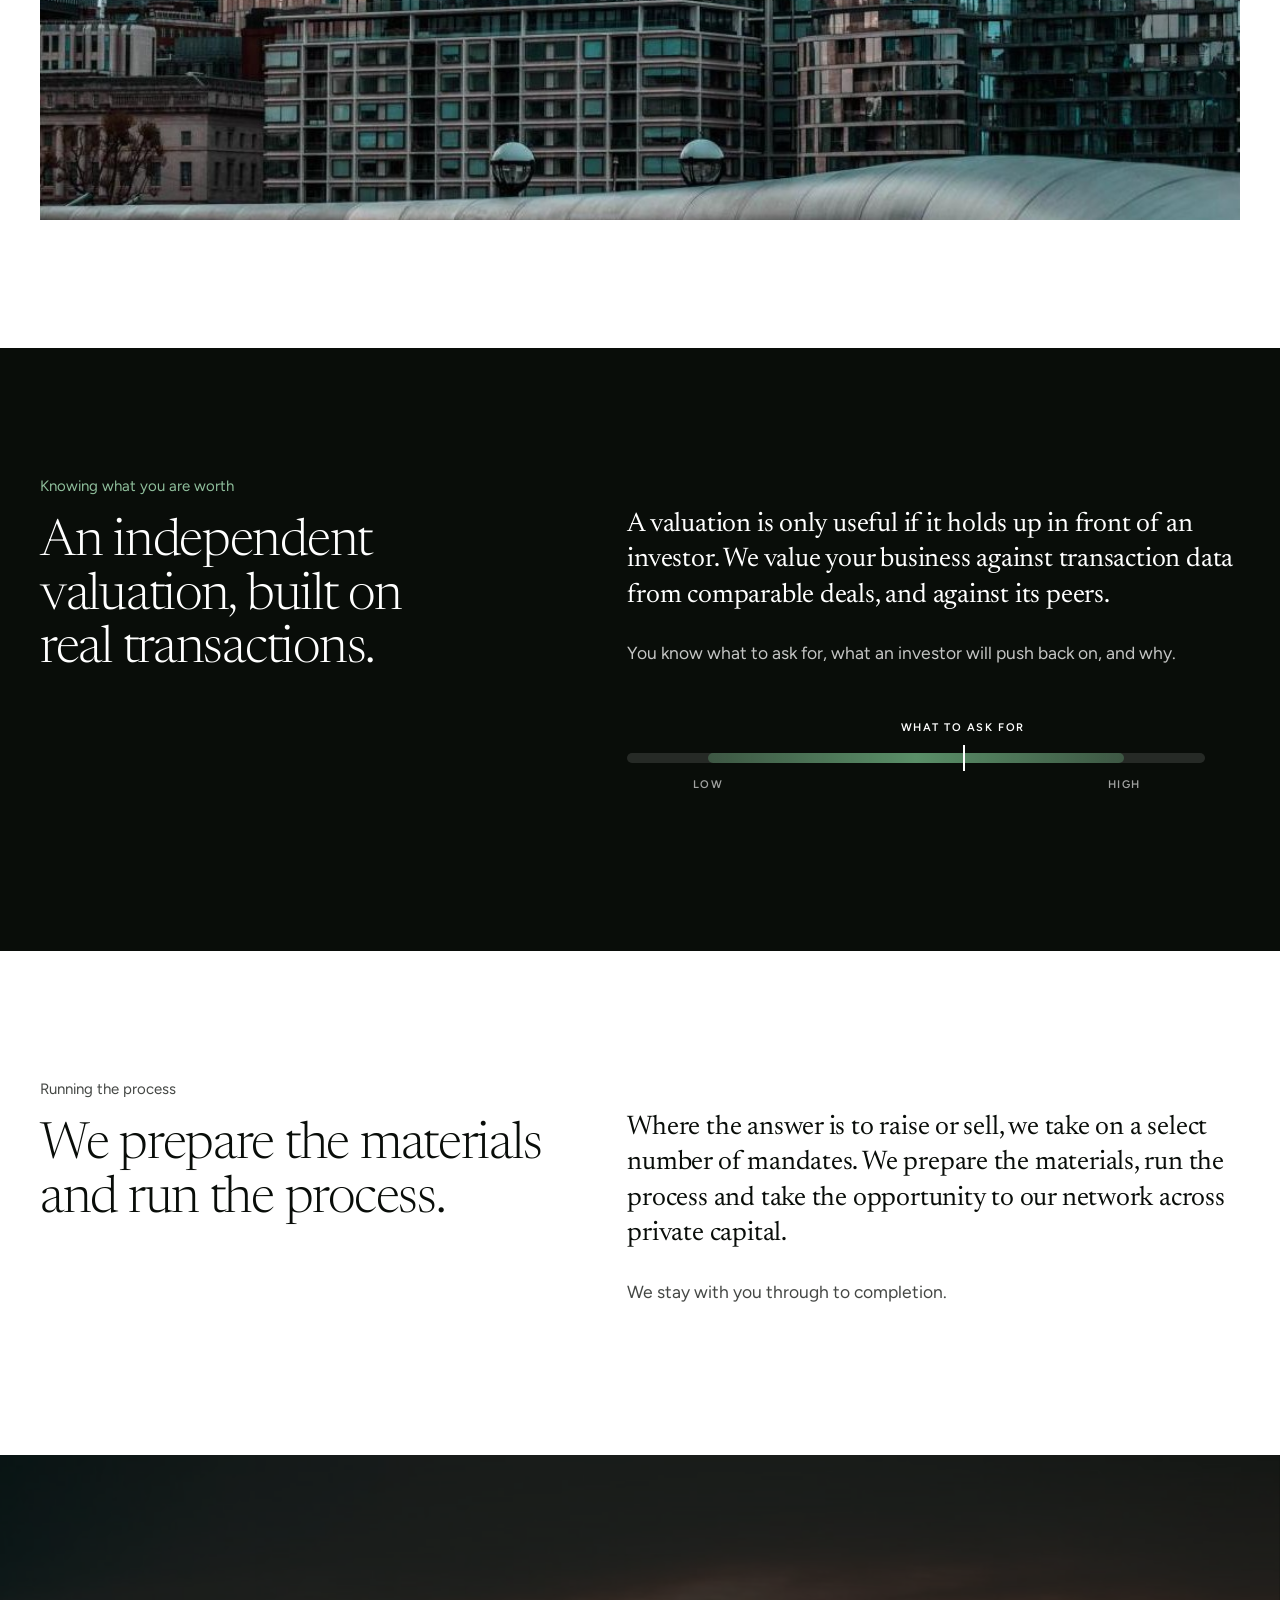
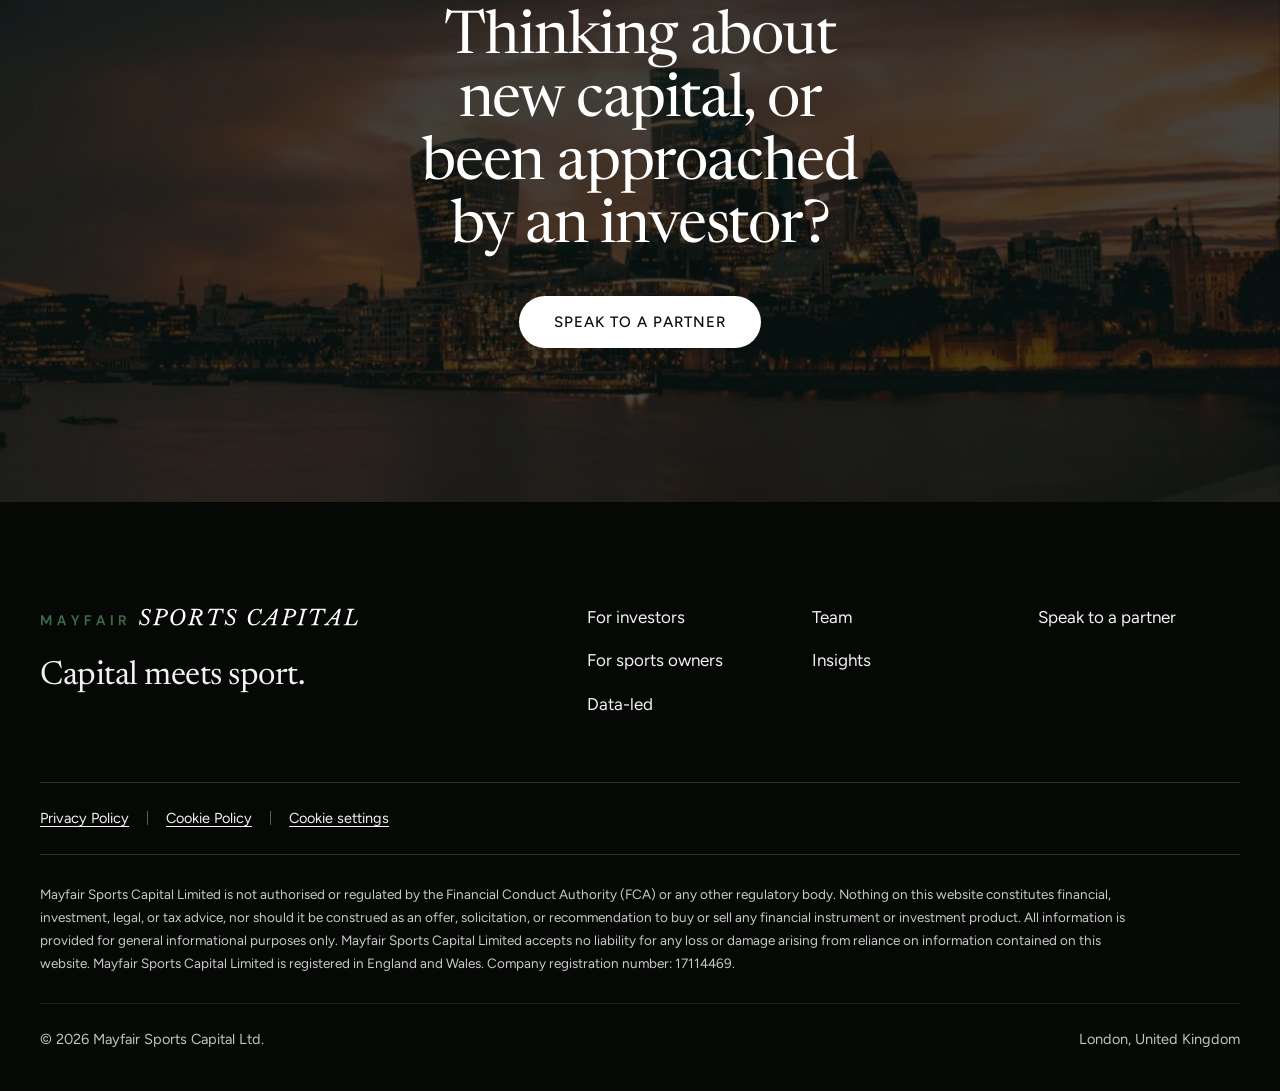
<file: owners/index.html>
<!DOCTYPE html>
<html lang="en-GB" class="no-js">
<head>
<meta charset="utf-8">
<meta name="viewport" content="width=device-width, initial-scale=1">
<title>For sports owners | Mayfair Sports Capital</title>
<meta name="description" content="How Mayfair Sports Capital helps owners of clubs, leagues and sports businesses bring in the right investor.">
<meta name="referrer" content="strict-origin-when-cross-origin">
<meta name="theme-color" content="#04131B">
<link rel="canonical" href="https://mayfairsportscapital.com/owners/">
<meta property="og:type" content="website">
<meta property="og:site_name" content="Mayfair Sports Capital">
<meta property="og:locale" content="en_GB">
<meta property="og:title" content="For sports owners | Mayfair Sports Capital">
<meta property="og:description" content="How Mayfair Sports Capital helps owners of clubs, leagues and sports businesses bring in the right investor.">
<meta property="og:url" content="https://mayfairsportscapital.com/owners/">
<meta property="og:image" content="https://mayfairsportscapital.com/assets/img/og.jpg">
<meta property="og:image:secure_url" content="https://mayfairsportscapital.com/assets/img/og.jpg">
<meta property="og:image:type" content="image/jpeg">
<meta property="og:image:width" content="1200">
<meta property="og:image:height" content="630">
<meta property="og:image:alt" content="Mayfair Sports Capital. Sport is a complex private market.">
<meta name="twitter:card" content="summary_large_image">
<meta name="twitter:image" content="https://mayfairsportscapital.com/assets/img/og.jpg">
<link rel="icon" href="/favicon.svg" type="image/svg+xml">
<link rel="icon" href="/favicon-32.png" sizes="32x32" type="image/png">
<link rel="apple-touch-icon" href="/apple-touch-icon.png">
<link rel="preload" href="/assets/fonts/newsreader-opsz.woff2" as="font" type="font/woff2" crossorigin>
<link rel="preload" href="/assets/fonts/figtree-wght.woff2" as="font" type="font/woff2" crossorigin>
<link rel="stylesheet" href="/assets/css/site.css?v=de91362e">
<script>document.documentElement.className='js';setTimeout(function(){if(!window.__msc)document.documentElement.className+=' js-failed'},6000);</script>
</head>
<body class="page-owners" data-mode="prod" data-ga="G-899X453727" data-hs="148089624" data-apollo="6a54d3d7476dc0001017d1d5">
<a class="skip" href="#main">Skip to content</a>

<svg width="0" height="0" style="position:absolute" aria-hidden="true" focusable="false"><symbol id="msc-wordmark" viewBox="0 0 2701 220"><path fill="#3d6b4a" d="M8 180V96H26L52 150L79 96H96V180H82V121L58 168H47L23 121V180Z"/><path fill="#3d6b4a" d="M144 180 174 96H191L221 180H206L182 113L159 180ZM157 160 161 149H203L207 160Z"/><path fill="#3d6b4a" d="M290 180V150L262 96H278L299 139H296L316 96H333L305 150V180Z"/><path fill="#3d6b4a" d="M379 180V96H433V108H393V132H425V144H393V180Z"/><path fill="#3d6b4a" d="M475 180 506 96H522L553 180H538L514 113L490 180ZM489 160 493 149H534L538 160Z"/><path fill="#3d6b4a" d="M600 180V96H615V180Z"/><path fill="#3d6b4a" d="M668 180V96H698Q708 96 714 99Q721 103 724 109Q727 114 727 121Q727 128 724 134Q721 140 714 143Q708 147 698 147H682V180ZM712 180 694 143H710L728 180ZM682 136H697Q705 136 709 132Q713 128 713 122Q713 116 709 112Q705 108 697 108H682Z"/><path fill="currentColor" d="M931 52 934 44H940L932 80H926Q925 63 920 56Q914 49 903 49Q892 49 885 55Q878 61 878 70Q878 76 881 81Q885 86 890 91Q896 95 902 100Q908 104 914 110Q920 115 923 122Q927 129 927 138Q927 150 921 160Q914 170 904 176Q894 182 881 182Q871 182 863 178Q854 174 847 166L843 180H837L844 134H850Q851 153 859 163Q867 172 881 172Q890 172 896 169Q903 166 907 160Q911 154 911 147Q911 140 907 134Q903 128 898 123Q892 118 885 113Q879 109 873 103Q867 98 864 92Q860 85 860 77Q860 67 866 58Q871 50 881 45Q891 40 902 40Q911 40 918 42Q924 45 931 52Z"/><path fill="currentColor" d="M953 180 955 173Q960 173 965 171Q969 168 972 164Q975 159 977 151L998 72Q1000 68 1000 64Q1001 61 1001 58Q1001 53 997 51Q993 49 982 49L984 41H1034Q1057 41 1070 50Q1083 58 1083 72Q1083 82 1078 90Q1073 98 1065 103Q1056 109 1044 112Q1032 116 1018 116H1005L998 143Q996 149 995 154Q994 159 994 161Q994 165 996 167Q998 170 1003 171Q1008 172 1014 172L1012 180ZM1008 106H1016Q1027 106 1035 104Q1044 101 1050 96Q1056 92 1060 85Q1063 79 1063 71Q1063 64 1060 59Q1057 54 1050 52Q1044 50 1034 50Q1027 50 1024 52Q1021 55 1019 64Z"/><path fill="currentColor" d="M1181 40Q1196 40 1208 46Q1219 53 1225 66Q1231 78 1231 96Q1231 113 1225 128Q1219 144 1208 156Q1197 168 1184 175Q1170 182 1154 182Q1139 182 1128 175Q1116 168 1110 155Q1103 142 1103 125Q1103 108 1110 93Q1116 77 1127 65Q1138 53 1152 46Q1166 40 1181 40ZM1181 49Q1169 49 1159 55Q1149 61 1141 71Q1134 82 1130 96Q1125 110 1125 126Q1125 149 1133 160Q1141 172 1157 172Q1168 172 1178 166Q1187 160 1194 149Q1202 138 1206 123Q1210 108 1210 91Q1210 69 1203 59Q1196 49 1181 49Z"/><path fill="currentColor" d="M1249 180 1251 173Q1257 173 1261 171Q1265 168 1269 164Q1272 159 1274 151L1295 72Q1296 68 1297 64Q1297 61 1297 58Q1297 53 1293 51Q1289 49 1278 49L1280 41H1330Q1352 41 1364 50Q1377 58 1377 72Q1377 82 1372 90Q1367 98 1358 103Q1349 108 1337 110L1351 143Q1356 156 1360 162Q1364 168 1368 171Q1373 173 1381 173L1379 180H1345L1318 112H1303L1294 143Q1292 149 1291 154Q1290 159 1290 161Q1290 166 1295 169Q1301 172 1311 172L1309 180ZM1305 103H1314Q1326 103 1336 100Q1346 96 1351 89Q1357 82 1357 71Q1357 60 1350 55Q1344 50 1331 50Q1326 50 1323 51Q1320 52 1319 55Q1317 58 1315 64Z"/><path fill="currentColor" d="M1430 180 1432 173Q1439 173 1444 171Q1449 170 1452 165Q1456 161 1458 152L1480 69Q1482 63 1482 59Q1482 52 1479 51Q1476 49 1471 49Q1461 49 1452 53Q1444 57 1437 64Q1430 71 1425 80H1418L1435 41H1555L1552 80H1545Q1545 68 1542 61Q1539 55 1534 52Q1528 49 1520 49Q1514 49 1510 51Q1506 52 1503 57Q1501 62 1498 70L1477 150Q1476 154 1475 157Q1474 160 1474 163Q1474 168 1479 170Q1483 173 1495 173L1493 180Z"/><path fill="currentColor" d="M1656 52 1659 44H1665L1657 80H1651Q1650 63 1645 56Q1640 49 1628 49Q1617 49 1610 55Q1603 61 1603 70Q1603 76 1606 81Q1610 86 1615 91Q1621 95 1627 100Q1633 104 1639 110Q1645 115 1648 122Q1652 129 1652 138Q1652 150 1646 160Q1640 170 1629 176Q1619 182 1606 182Q1596 182 1588 178Q1579 174 1572 166L1568 180H1562L1569 134H1575Q1576 153 1584 163Q1592 172 1606 172Q1615 172 1622 169Q1628 166 1632 160Q1636 154 1636 147Q1636 140 1632 134Q1628 128 1623 123Q1617 118 1610 113Q1604 109 1598 103Q1592 98 1589 92Q1585 85 1585 77Q1585 67 1591 58Q1596 50 1606 45Q1616 40 1627 40Q1636 40 1643 42Q1649 45 1656 52Z"/><path fill="currentColor" d="M1864 146Q1855 159 1846 167Q1838 175 1828 178Q1818 182 1806 182Q1791 182 1780 175Q1769 168 1764 156Q1758 143 1758 126Q1758 112 1762 99Q1766 87 1773 76Q1781 65 1791 57Q1800 49 1812 44Q1823 40 1836 40Q1852 40 1867 50L1873 41H1880L1872 87H1865Q1864 67 1857 58Q1850 49 1836 49Q1824 49 1814 55Q1804 61 1796 71Q1788 82 1784 96Q1780 110 1780 126Q1780 171 1811 171Q1825 171 1836 164Q1847 157 1858 142Z"/><path fill="currentColor" d="M2014 40 1989 150Q1987 159 1987 164Q1987 169 1991 171Q1994 173 2004 173L2002 180H1949L1951 173Q1958 173 1961 171Q1965 170 1968 165Q1970 160 1972 150L1977 128H1938L1927 140Q1919 149 1914 154Q1910 159 1908 162Q1906 165 1906 168Q1906 170 1909 172Q1912 173 1919 173L1917 180H1871L1872 173Q1878 173 1884 170Q1890 166 1898 159Q1905 152 1916 138L1999 40ZM1946 119H1978L1993 63H1993Z"/><path fill="currentColor" d="M2039 180 2041 173Q2047 173 2051 171Q2055 168 2058 164Q2061 159 2063 151L2084 72Q2086 68 2086 64Q2087 61 2087 58Q2087 53 2083 51Q2079 49 2068 49L2070 41H2120Q2143 41 2156 50Q2169 58 2169 72Q2169 82 2164 90Q2160 98 2151 103Q2142 109 2130 112Q2118 116 2104 116H2091L2084 143Q2082 149 2081 154Q2080 159 2080 161Q2080 165 2082 167Q2084 170 2089 171Q2094 172 2101 172L2099 180ZM2094 106H2102Q2113 106 2121 104Q2130 101 2136 96Q2142 92 2146 85Q2149 79 2149 71Q2149 64 2146 59Q2143 54 2136 52Q2130 50 2120 50Q2113 50 2110 52Q2107 55 2105 64Z"/><path fill="currentColor" d="M2236 78 2217 150Q2214 158 2214 162Q2214 168 2218 171Q2222 173 2231 173L2229 180H2171L2173 173Q2180 173 2185 171Q2189 170 2192 165Q2195 160 2198 152L2219 72Q2221 62 2221 57Q2221 52 2217 50Q2213 49 2203 49L2205 41H2264L2262 49Q2254 49 2249 51Q2245 53 2242 59Q2239 66 2236 78Z"/><path fill="currentColor" d="M2293 180 2295 173Q2302 173 2307 171Q2311 170 2315 165Q2318 161 2321 152L2343 69Q2344 63 2344 59Q2344 52 2341 51Q2338 49 2333 49Q2323 49 2315 53Q2306 57 2299 64Q2292 71 2288 80H2280L2297 41H2418L2414 80H2407Q2407 68 2404 61Q2401 55 2396 52Q2390 49 2382 49Q2376 49 2372 51Q2368 52 2366 57Q2363 62 2361 70L2340 150Q2338 154 2338 157Q2337 160 2337 163Q2337 168 2341 170Q2346 173 2357 173L2355 180Z"/><path fill="currentColor" d="M2545 40 2520 150Q2518 159 2518 164Q2518 169 2522 171Q2525 173 2535 173L2533 180H2480L2482 173Q2489 173 2492 171Q2496 170 2499 165Q2501 160 2503 150L2508 128H2469L2458 140Q2450 149 2445 154Q2441 159 2439 162Q2437 165 2437 168Q2437 170 2440 172Q2443 173 2450 173L2448 180H2402L2403 173Q2409 173 2415 170Q2421 166 2429 159Q2436 152 2447 138L2530 40ZM2477 119H2509L2524 63H2524Z"/><path fill="currentColor" d="M2568 180 2570 173Q2578 173 2583 171Q2587 169 2590 165Q2592 160 2594 152L2615 72Q2616 67 2617 63Q2617 60 2617 57Q2617 52 2613 50Q2609 49 2600 49L2602 41H2660L2658 49Q2650 49 2646 51Q2641 53 2638 59Q2635 66 2632 78L2613 149Q2612 152 2612 155Q2611 157 2611 159Q2611 166 2616 169Q2620 172 2632 172Q2646 172 2655 169Q2665 166 2671 158Q2677 151 2682 138H2691L2675 180Z"/></symbol></svg>
<header class="site-header" data-inertable>
  <div class="site-header__inner">
    <button class="menu-btn" type="button" aria-expanded="false" aria-controls="menu" data-menu-open>
      <svg class="icon icon--menu" width="20" height="14" viewBox="0 0 20 14" aria-hidden="true" focusable="false"><path d="M0 1h20M0 7h20M0 13h20" stroke="currentColor" stroke-width="1.6" fill="none"/></svg><span class="menu-btn__label">Menu</span>
    </button>
    <a class="wordmark" href="/" aria-label="Mayfair Sports Capital, home"><svg class="wordmark__svg" viewBox="0 0 2701 220" aria-hidden="true" focusable="false"><use href="#msc-wordmark"/></svg></a>
    <nav class="topnav" aria-label="Main">
      <a href="/investors/">For investors</a>
      <a href="/owners/" aria-current="page">For sports owners</a>
      <a href="/data/">Data-led</a>
      <a href="/people/">Team</a>
      <a href="/insights/">Insights</a>
    </nav>
    <a class="btn btn--light btn--sm site-header__cta" href="/contact/">Speak to a partner</a>
  </div>
</header>

<div class="scrim" data-menu-close aria-hidden="true"></div>
<aside id="menu" class="drawer" role="dialog" aria-modal="true" aria-label="Menu" aria-hidden="true">
  <div class="drawer__top">
    <button class="drawer__close" type="button" aria-label="Close menu" data-menu-close><svg class="icon" width="16" height="16" viewBox="0 0 16 16" aria-hidden="true" focusable="false"><path d="M1.5 1.5l13 13M14.5 1.5l-13 13" stroke="currentColor" stroke-width="1.6" fill="none"/></svg></button>
  </div>
  <div class="drawer__body">
    <nav class="drawer__nav drawer__nav--root" aria-label="Menu">
      <ul>
        <li style="--i: 0">
          <a class="drawer__item" href="/investors/">For investors</a>
        </li>
        <li style="--i: 1">
          <a class="drawer__item" href="/owners/" aria-current="page">For sports owners</a>
        </li>
        <li style="--i: 2">
          <a class="drawer__item" href="/data/">Data-led</a>
        </li>
        <li style="--i: 3">
          <a class="drawer__item" href="/people/">Team</a>
        </li>
        <li style="--i: 4">
          <a class="drawer__item" href="/insights/">Insights</a>
        </li>
        <li style="--i: 5">
          <a class="drawer__item" href="/contact/">Speak to a partner</a>
        </li>
      </ul>
    </nav>
  </div>
  <div class="drawer__foot">
    <a class="btn btn--outline" href="/contact/">Speak to a partner</a>
  </div>
</aside>
<main id="main" data-inertable>
<section class="chapter chapter--page chapter--owners" aria-labelledby="page-title">
  <div class="chapter__media" data-par aria-hidden="true"><img class="chapter__img" src="/assets/img/photos/courts.jpg" alt="" width="1064" height="801" loading="eager" decoding="async" fetchpriority="high" style="object-position: 50% 50%"></div>
  <div class="chapter__shade" aria-hidden="true"></div>
  <div class="wrap chapter__inner">
    <p class="chapter__label">For sports owners</p>
    <h1 class="h-display chapter__h" id="page-title">Know your options before you raise.</h1>
    <p class="chapter__p">Independent advice for owners of teams and sports businesses who are thinking about new capital.</p>
    <a class="btn btn--light chapter__cta" href="/contact/">Speak to a partner</a>
  </div>
</section>
<section class="story">
  <div class="wrap story__grid">
    <div class="story__head">
      <p class="eyebrow" data-reveal>The problem</p>
      <h2 class="h-display story__h" data-reveal>Knowing where to start is the hard part.</h2>
    </div>
    <div class="story__body">
      <p class="story__lead" data-reveal>Most owners know new capital could take the business further. Few owners have the time or the team to work out the capital and growth plan while still running the business. Advisory processes in sport are built for transactions worth hundreds of millions, with the cost, complexity and time that come with them.</p>
    </div>
  </div>
</section>
<section class="story story--mist">
  <div class="wrap story__grid">
    <div class="story__head">
      <p class="eyebrow" data-reveal>Where we start</p>
      <h2 class="h-display story__h" data-reveal>We start with your options, not a transaction.</h2>
    </div>
    <div class="story__body">
      <p class="story__lead" data-reveal>We work with you and your team on what the business should become and what capital that takes.</p>
      <p data-reveal>You come out with an independent valuation, a clear picture of the group structure and what an investor would actually be buying, and a capital plan set against your calendar. We do the work, so your team can keep running the business.</p>
    </div>
  </div>
  <div class="wrap"><div class="story__media" data-reveal><img class="card__img" src="/assets/img/photos/football.jpg" alt="" width="1064" height="801" loading="lazy" decoding="async" style="object-position: 50% 50%"></div></div>
</section>
<section class="story">
  <div class="wrap story__grid">
    <div class="story__head">
      <p class="eyebrow" data-reveal>The right experts, at the right stage</p>
      <h2 class="h-display story__h" data-reveal>We work as an extension of your team.</h2>
    </div>
    <div class="story__body">
      <p class="story__lead" data-reveal>We work alongside you, bringing in the right expertise at the right stage. As the process moves on, the team changes with it, across legal, tax, banking and more.</p>
      <p data-reveal>Each phase ends with a decision, not a commitment. Stop after the first and you still have the valuation, the plan and the options. We act for one side only: if we advise you, we do not act for an investor buying into your business.</p>
    </div>
  </div>
  <div class="wrap"><div class="story__media" data-reveal><img class="card__img" src="/assets/img/photos/glass.jpg" alt="" width="1064" height="801" loading="lazy" decoding="async" style="object-position: 50% 40%"></div></div>
</section>
<section class="story story--night">
  <div class="wrap story__grid">
    <div class="story__head">
      <p class="eyebrow" data-reveal>Knowing what you are worth</p>
      <h2 class="h-display story__h" data-reveal>An independent valuation, built on real transactions.</h2>
    </div>
    <div class="story__body">
      <p class="story__lead" data-reveal>A valuation is only useful if it holds up in front of an investor. We value your business against transaction data from comparable deals, and against its peers.</p>
      <p data-reveal>You know what to ask for, what an investor will push back on, and why.</p>
      <div class="vrange" data-reveal aria-hidden="true" style="--at: 58%">
        <span class="vrange__bar"><i></i><b></b></span>
        <span class="vrange__lo">Low</span><span class="vrange__ask">What to ask for</span><span class="vrange__hi">High</span>
      </div>
    </div>
  </div>
</section>
<section class="story">
  <div class="wrap story__grid">
    <div class="story__head">
      <p class="eyebrow" data-reveal>Running the process</p>
      <h2 class="h-display story__h" data-reveal>We prepare the materials and run the process.</h2>
    </div>
    <div class="story__body">
      <p class="story__lead" data-reveal>Where the answer is to raise or sell, we take on a select number of mandates. We prepare the materials, run the process and take the opportunity to our network across private capital.</p>
      <p data-reveal>We stay with you through to completion.</p>
    </div>
  </div>
</section>

<section class="cta" aria-labelledby="cta-title">
  <div class="cta__media" aria-hidden="true"><img class="cta__img" src="/assets/img/photos/london.jpg" alt="" width="1470" height="801" loading="lazy" decoding="async" style="object-position: 50% 58%"></div>
  <div class="cta__shade" aria-hidden="true"></div>
  <div class="cta__line" aria-hidden="true"></div>
  <div class="wrap cta__inner">
    <h2 class="h-display h2 h2--lg" id="cta-title" data-reveal>Thinking about new capital, or been approached by an investor?</h2>
    <a class="btn btn--light" href="/contact/" data-reveal>Speak to a partner</a>
  </div>
</section>

</main>

<footer class="site-footer" data-inertable>
  <div class="wrap">
    <div class="site-footer__main">
      <div class="site-footer__brand">
        <a class="wordmark wordmark--footer" href="/" aria-label="Mayfair Sports Capital, home"><svg class="wordmark__svg" viewBox="0 0 2701 220" aria-hidden="true" focusable="false"><use href="#msc-wordmark"/></svg></a>
        <p class="site-footer__tag">Capital meets sport.</p>
      </div>
      <nav class="site-footer__cols" aria-label="Footer">
        <ul>
          <li><a href="/investors/">For investors</a></li>
          <li><a href="/owners/">For sports owners</a></li>
          <li><a href="/data/">Data-led</a></li>
        </ul>
        <ul>
          <li><a href="/people/">Team</a></li>
          <li><a href="/insights/">Insights</a></li>
        </ul>
        <ul>
          <li><a href="/contact/">Speak to a partner</a></li>
        </ul>
      </nav>
    </div>
    <ul class="site-footer__legal">
      <li><a href="/privacy/">Privacy Policy</a></li>
      <li><a href="/cookies/">Cookie Policy</a></li>
      <li><button type="button" data-consent-open>Cookie settings</button></li>
    </ul>
    <div class="site-footer__small">
      <p>Mayfair Sports Capital Limited is not authorised or regulated by the Financial Conduct Authority (FCA) or any other regulatory body. Nothing on this website constitutes financial, investment, legal, or tax advice, nor should it be construed as an offer, solicitation, or recommendation to buy or sell any financial instrument or investment product. All information is provided for general informational purposes only. Mayfair Sports Capital Limited accepts no liability for any loss or damage arising from reliance on information contained on this website. Mayfair Sports Capital Limited is registered in England and Wales. Company registration number: 17114469.</p>
    </div>
    <div class="site-footer__base">
      <p>&copy; 2026 Mayfair Sports Capital Ltd.</p>
      <p>London, United Kingdom</p>
    </div>
  </div>
</footer>
<div class="consent" id="consent" role="region" aria-label="Cookie preferences" hidden>
  <p class="consent__text" id="consent-text">We would like to use <a href="/cookies/">analytics cookies</a> to understand how this site is used and who visits it.</p>
  <div class="consent__actions">
    <button type="button" class="btn btn--outline btn--sm" data-consent="denied">Decline</button>
    <button type="button" class="btn btn--outline btn--sm" data-consent="granted">Accept</button>
  </div>
</div>
<script src="/assets/js/site.js?v=0346a24a" defer></script>
<script type="speculationrules">{"prefetch":[{"source":"document","where":{"and":[{"href_matches":"/*"},{"not":{"selector_matches":"[rel~=nofollow]"}}]},"eagerness":"moderate"}]}</script>
</body>
</html>
</file>
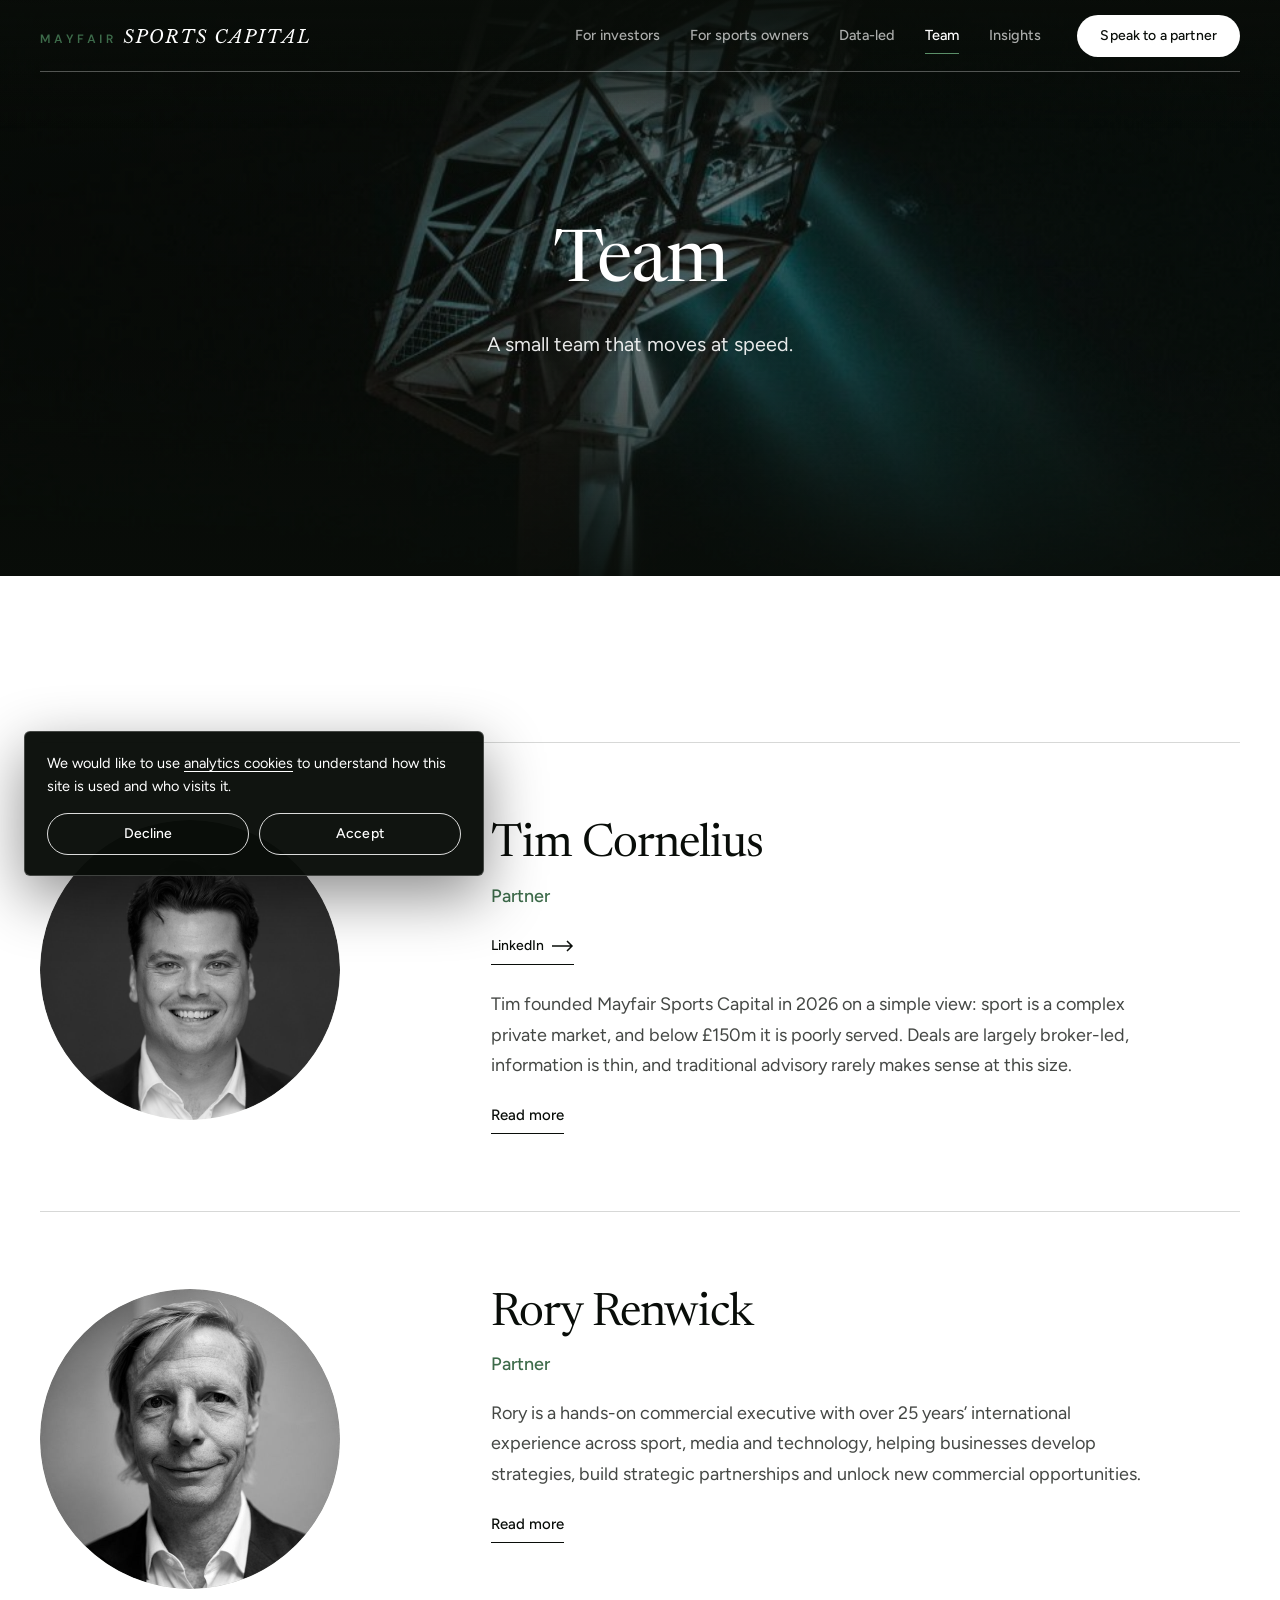
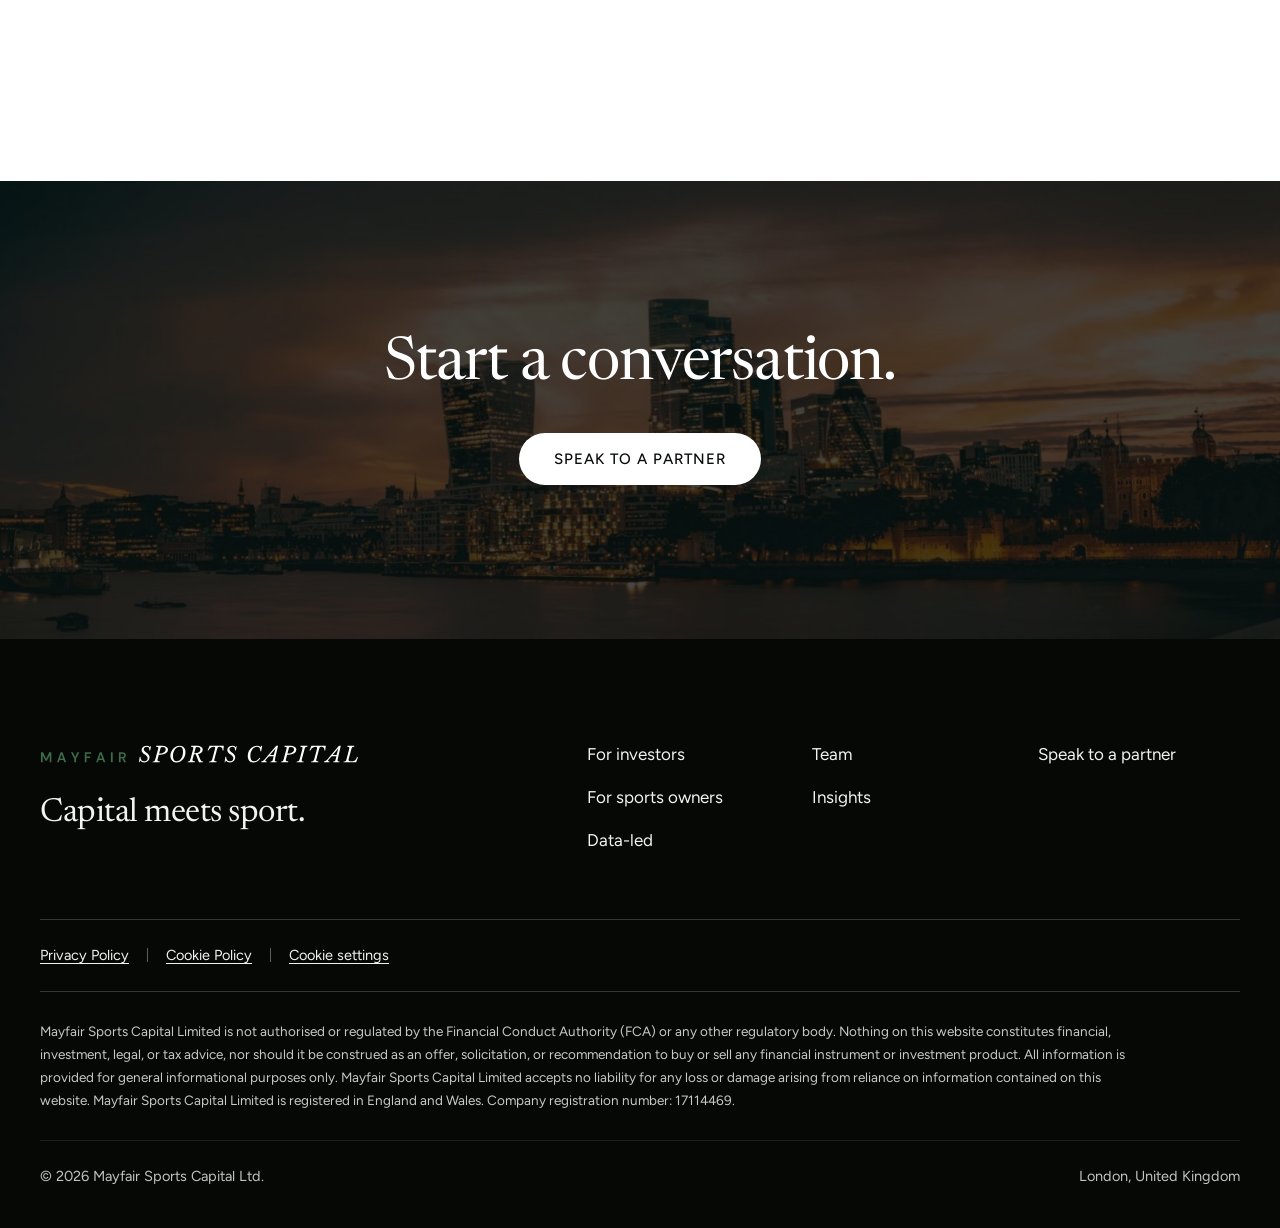
<file: people/index.html>
<!DOCTYPE html>
<html lang="en-GB" class="no-js">
<head>
<meta charset="utf-8">
<meta name="viewport" content="width=device-width, initial-scale=1">
<title>Team | Mayfair Sports Capital</title>
<meta name="description" content="Meet the partners of Mayfair Sports Capital, Tim Cornelius and Rory Renwick, and their experience across sport, media and investment.">
<meta name="referrer" content="strict-origin-when-cross-origin">
<meta name="theme-color" content="#04131B">
<link rel="canonical" href="https://mayfairsportscapital.com/people/">
<meta property="og:type" content="website">
<meta property="og:site_name" content="Mayfair Sports Capital">
<meta property="og:locale" content="en_GB">
<meta property="og:title" content="Team | Mayfair Sports Capital">
<meta property="og:description" content="Meet the partners of Mayfair Sports Capital, Tim Cornelius and Rory Renwick, and their experience across sport, media and investment.">
<meta property="og:url" content="https://mayfairsportscapital.com/people/">
<meta property="og:image" content="https://mayfairsportscapital.com/assets/img/og.jpg">
<meta property="og:image:secure_url" content="https://mayfairsportscapital.com/assets/img/og.jpg">
<meta property="og:image:type" content="image/jpeg">
<meta property="og:image:width" content="1200">
<meta property="og:image:height" content="630">
<meta property="og:image:alt" content="Mayfair Sports Capital. Sport is a complex private market.">
<meta name="twitter:card" content="summary_large_image">
<meta name="twitter:image" content="https://mayfairsportscapital.com/assets/img/og.jpg">
<link rel="icon" href="/favicon.svg" type="image/svg+xml">
<link rel="icon" href="/favicon-32.png" sizes="32x32" type="image/png">
<link rel="apple-touch-icon" href="/apple-touch-icon.png">
<link rel="preload" href="/assets/fonts/newsreader-opsz.woff2" as="font" type="font/woff2" crossorigin>
<link rel="preload" href="/assets/fonts/figtree-wght.woff2" as="font" type="font/woff2" crossorigin>
<link rel="stylesheet" href="/assets/css/site.css?v=de91362e">
<script>document.documentElement.className='js';setTimeout(function(){if(!window.__msc)document.documentElement.className+=' js-failed'},6000);</script>
</head>
<body class="page-people" data-mode="prod" data-ga="G-899X453727" data-hs="148089624" data-apollo="6a54d3d7476dc0001017d1d5">
<a class="skip" href="#main">Skip to content</a>

<svg width="0" height="0" style="position:absolute" aria-hidden="true" focusable="false"><symbol id="msc-wordmark" viewBox="0 0 2701 220"><path fill="#3d6b4a" d="M8 180V96H26L52 150L79 96H96V180H82V121L58 168H47L23 121V180Z"/><path fill="#3d6b4a" d="M144 180 174 96H191L221 180H206L182 113L159 180ZM157 160 161 149H203L207 160Z"/><path fill="#3d6b4a" d="M290 180V150L262 96H278L299 139H296L316 96H333L305 150V180Z"/><path fill="#3d6b4a" d="M379 180V96H433V108H393V132H425V144H393V180Z"/><path fill="#3d6b4a" d="M475 180 506 96H522L553 180H538L514 113L490 180ZM489 160 493 149H534L538 160Z"/><path fill="#3d6b4a" d="M600 180V96H615V180Z"/><path fill="#3d6b4a" d="M668 180V96H698Q708 96 714 99Q721 103 724 109Q727 114 727 121Q727 128 724 134Q721 140 714 143Q708 147 698 147H682V180ZM712 180 694 143H710L728 180ZM682 136H697Q705 136 709 132Q713 128 713 122Q713 116 709 112Q705 108 697 108H682Z"/><path fill="currentColor" d="M931 52 934 44H940L932 80H926Q925 63 920 56Q914 49 903 49Q892 49 885 55Q878 61 878 70Q878 76 881 81Q885 86 890 91Q896 95 902 100Q908 104 914 110Q920 115 923 122Q927 129 927 138Q927 150 921 160Q914 170 904 176Q894 182 881 182Q871 182 863 178Q854 174 847 166L843 180H837L844 134H850Q851 153 859 163Q867 172 881 172Q890 172 896 169Q903 166 907 160Q911 154 911 147Q911 140 907 134Q903 128 898 123Q892 118 885 113Q879 109 873 103Q867 98 864 92Q860 85 860 77Q860 67 866 58Q871 50 881 45Q891 40 902 40Q911 40 918 42Q924 45 931 52Z"/><path fill="currentColor" d="M953 180 955 173Q960 173 965 171Q969 168 972 164Q975 159 977 151L998 72Q1000 68 1000 64Q1001 61 1001 58Q1001 53 997 51Q993 49 982 49L984 41H1034Q1057 41 1070 50Q1083 58 1083 72Q1083 82 1078 90Q1073 98 1065 103Q1056 109 1044 112Q1032 116 1018 116H1005L998 143Q996 149 995 154Q994 159 994 161Q994 165 996 167Q998 170 1003 171Q1008 172 1014 172L1012 180ZM1008 106H1016Q1027 106 1035 104Q1044 101 1050 96Q1056 92 1060 85Q1063 79 1063 71Q1063 64 1060 59Q1057 54 1050 52Q1044 50 1034 50Q1027 50 1024 52Q1021 55 1019 64Z"/><path fill="currentColor" d="M1181 40Q1196 40 1208 46Q1219 53 1225 66Q1231 78 1231 96Q1231 113 1225 128Q1219 144 1208 156Q1197 168 1184 175Q1170 182 1154 182Q1139 182 1128 175Q1116 168 1110 155Q1103 142 1103 125Q1103 108 1110 93Q1116 77 1127 65Q1138 53 1152 46Q1166 40 1181 40ZM1181 49Q1169 49 1159 55Q1149 61 1141 71Q1134 82 1130 96Q1125 110 1125 126Q1125 149 1133 160Q1141 172 1157 172Q1168 172 1178 166Q1187 160 1194 149Q1202 138 1206 123Q1210 108 1210 91Q1210 69 1203 59Q1196 49 1181 49Z"/><path fill="currentColor" d="M1249 180 1251 173Q1257 173 1261 171Q1265 168 1269 164Q1272 159 1274 151L1295 72Q1296 68 1297 64Q1297 61 1297 58Q1297 53 1293 51Q1289 49 1278 49L1280 41H1330Q1352 41 1364 50Q1377 58 1377 72Q1377 82 1372 90Q1367 98 1358 103Q1349 108 1337 110L1351 143Q1356 156 1360 162Q1364 168 1368 171Q1373 173 1381 173L1379 180H1345L1318 112H1303L1294 143Q1292 149 1291 154Q1290 159 1290 161Q1290 166 1295 169Q1301 172 1311 172L1309 180ZM1305 103H1314Q1326 103 1336 100Q1346 96 1351 89Q1357 82 1357 71Q1357 60 1350 55Q1344 50 1331 50Q1326 50 1323 51Q1320 52 1319 55Q1317 58 1315 64Z"/><path fill="currentColor" d="M1430 180 1432 173Q1439 173 1444 171Q1449 170 1452 165Q1456 161 1458 152L1480 69Q1482 63 1482 59Q1482 52 1479 51Q1476 49 1471 49Q1461 49 1452 53Q1444 57 1437 64Q1430 71 1425 80H1418L1435 41H1555L1552 80H1545Q1545 68 1542 61Q1539 55 1534 52Q1528 49 1520 49Q1514 49 1510 51Q1506 52 1503 57Q1501 62 1498 70L1477 150Q1476 154 1475 157Q1474 160 1474 163Q1474 168 1479 170Q1483 173 1495 173L1493 180Z"/><path fill="currentColor" d="M1656 52 1659 44H1665L1657 80H1651Q1650 63 1645 56Q1640 49 1628 49Q1617 49 1610 55Q1603 61 1603 70Q1603 76 1606 81Q1610 86 1615 91Q1621 95 1627 100Q1633 104 1639 110Q1645 115 1648 122Q1652 129 1652 138Q1652 150 1646 160Q1640 170 1629 176Q1619 182 1606 182Q1596 182 1588 178Q1579 174 1572 166L1568 180H1562L1569 134H1575Q1576 153 1584 163Q1592 172 1606 172Q1615 172 1622 169Q1628 166 1632 160Q1636 154 1636 147Q1636 140 1632 134Q1628 128 1623 123Q1617 118 1610 113Q1604 109 1598 103Q1592 98 1589 92Q1585 85 1585 77Q1585 67 1591 58Q1596 50 1606 45Q1616 40 1627 40Q1636 40 1643 42Q1649 45 1656 52Z"/><path fill="currentColor" d="M1864 146Q1855 159 1846 167Q1838 175 1828 178Q1818 182 1806 182Q1791 182 1780 175Q1769 168 1764 156Q1758 143 1758 126Q1758 112 1762 99Q1766 87 1773 76Q1781 65 1791 57Q1800 49 1812 44Q1823 40 1836 40Q1852 40 1867 50L1873 41H1880L1872 87H1865Q1864 67 1857 58Q1850 49 1836 49Q1824 49 1814 55Q1804 61 1796 71Q1788 82 1784 96Q1780 110 1780 126Q1780 171 1811 171Q1825 171 1836 164Q1847 157 1858 142Z"/><path fill="currentColor" d="M2014 40 1989 150Q1987 159 1987 164Q1987 169 1991 171Q1994 173 2004 173L2002 180H1949L1951 173Q1958 173 1961 171Q1965 170 1968 165Q1970 160 1972 150L1977 128H1938L1927 140Q1919 149 1914 154Q1910 159 1908 162Q1906 165 1906 168Q1906 170 1909 172Q1912 173 1919 173L1917 180H1871L1872 173Q1878 173 1884 170Q1890 166 1898 159Q1905 152 1916 138L1999 40ZM1946 119H1978L1993 63H1993Z"/><path fill="currentColor" d="M2039 180 2041 173Q2047 173 2051 171Q2055 168 2058 164Q2061 159 2063 151L2084 72Q2086 68 2086 64Q2087 61 2087 58Q2087 53 2083 51Q2079 49 2068 49L2070 41H2120Q2143 41 2156 50Q2169 58 2169 72Q2169 82 2164 90Q2160 98 2151 103Q2142 109 2130 112Q2118 116 2104 116H2091L2084 143Q2082 149 2081 154Q2080 159 2080 161Q2080 165 2082 167Q2084 170 2089 171Q2094 172 2101 172L2099 180ZM2094 106H2102Q2113 106 2121 104Q2130 101 2136 96Q2142 92 2146 85Q2149 79 2149 71Q2149 64 2146 59Q2143 54 2136 52Q2130 50 2120 50Q2113 50 2110 52Q2107 55 2105 64Z"/><path fill="currentColor" d="M2236 78 2217 150Q2214 158 2214 162Q2214 168 2218 171Q2222 173 2231 173L2229 180H2171L2173 173Q2180 173 2185 171Q2189 170 2192 165Q2195 160 2198 152L2219 72Q2221 62 2221 57Q2221 52 2217 50Q2213 49 2203 49L2205 41H2264L2262 49Q2254 49 2249 51Q2245 53 2242 59Q2239 66 2236 78Z"/><path fill="currentColor" d="M2293 180 2295 173Q2302 173 2307 171Q2311 170 2315 165Q2318 161 2321 152L2343 69Q2344 63 2344 59Q2344 52 2341 51Q2338 49 2333 49Q2323 49 2315 53Q2306 57 2299 64Q2292 71 2288 80H2280L2297 41H2418L2414 80H2407Q2407 68 2404 61Q2401 55 2396 52Q2390 49 2382 49Q2376 49 2372 51Q2368 52 2366 57Q2363 62 2361 70L2340 150Q2338 154 2338 157Q2337 160 2337 163Q2337 168 2341 170Q2346 173 2357 173L2355 180Z"/><path fill="currentColor" d="M2545 40 2520 150Q2518 159 2518 164Q2518 169 2522 171Q2525 173 2535 173L2533 180H2480L2482 173Q2489 173 2492 171Q2496 170 2499 165Q2501 160 2503 150L2508 128H2469L2458 140Q2450 149 2445 154Q2441 159 2439 162Q2437 165 2437 168Q2437 170 2440 172Q2443 173 2450 173L2448 180H2402L2403 173Q2409 173 2415 170Q2421 166 2429 159Q2436 152 2447 138L2530 40ZM2477 119H2509L2524 63H2524Z"/><path fill="currentColor" d="M2568 180 2570 173Q2578 173 2583 171Q2587 169 2590 165Q2592 160 2594 152L2615 72Q2616 67 2617 63Q2617 60 2617 57Q2617 52 2613 50Q2609 49 2600 49L2602 41H2660L2658 49Q2650 49 2646 51Q2641 53 2638 59Q2635 66 2632 78L2613 149Q2612 152 2612 155Q2611 157 2611 159Q2611 166 2616 169Q2620 172 2632 172Q2646 172 2655 169Q2665 166 2671 158Q2677 151 2682 138H2691L2675 180Z"/></symbol></svg>
<header class="site-header" data-inertable>
  <div class="site-header__inner">
    <button class="menu-btn" type="button" aria-expanded="false" aria-controls="menu" data-menu-open>
      <svg class="icon icon--menu" width="20" height="14" viewBox="0 0 20 14" aria-hidden="true" focusable="false"><path d="M0 1h20M0 7h20M0 13h20" stroke="currentColor" stroke-width="1.6" fill="none"/></svg><span class="menu-btn__label">Menu</span>
    </button>
    <a class="wordmark" href="/" aria-label="Mayfair Sports Capital, home"><svg class="wordmark__svg" viewBox="0 0 2701 220" aria-hidden="true" focusable="false"><use href="#msc-wordmark"/></svg></a>
    <nav class="topnav" aria-label="Main">
      <a href="/investors/">For investors</a>
      <a href="/owners/">For sports owners</a>
      <a href="/data/">Data-led</a>
      <a href="/people/" aria-current="page">Team</a>
      <a href="/insights/">Insights</a>
    </nav>
    <a class="btn btn--light btn--sm site-header__cta" href="/contact/">Speak to a partner</a>
  </div>
</header>

<div class="scrim" data-menu-close aria-hidden="true"></div>
<aside id="menu" class="drawer" role="dialog" aria-modal="true" aria-label="Menu" aria-hidden="true">
  <div class="drawer__top">
    <button class="drawer__close" type="button" aria-label="Close menu" data-menu-close><svg class="icon" width="16" height="16" viewBox="0 0 16 16" aria-hidden="true" focusable="false"><path d="M1.5 1.5l13 13M14.5 1.5l-13 13" stroke="currentColor" stroke-width="1.6" fill="none"/></svg></button>
  </div>
  <div class="drawer__body">
    <nav class="drawer__nav drawer__nav--root" aria-label="Menu">
      <ul>
        <li style="--i: 0">
          <a class="drawer__item" href="/investors/">For investors</a>
        </li>
        <li style="--i: 1">
          <a class="drawer__item" href="/owners/">For sports owners</a>
        </li>
        <li style="--i: 2">
          <a class="drawer__item" href="/data/">Data-led</a>
        </li>
        <li style="--i: 3">
          <a class="drawer__item" href="/people/" aria-current="page">Team</a>
        </li>
        <li style="--i: 4">
          <a class="drawer__item" href="/insights/">Insights</a>
        </li>
        <li style="--i: 5">
          <a class="drawer__item" href="/contact/">Speak to a partner</a>
        </li>
      </ul>
    </nav>
  </div>
  <div class="drawer__foot">
    <a class="btn btn--outline" href="/contact/">Speak to a partner</a>
  </div>
</aside>
<main id="main" data-inertable>

<section class="hero hero--page" aria-labelledby="page-title">
  <div class="hero__media" aria-hidden="true"><img class="hero__img" src="/assets/img/photos/floodlight.jpg" alt="" width="1064" height="801" loading="eager" decoding="async" fetchpriority="high" style="object-position: 50% 50%"></div>
  <div class="hero__shade" aria-hidden="true"></div>
  <div class="hero__grain" aria-hidden="true"></div>
  <div class="wrap hero__inner">
    <h1 class="h-display h1 h1--page" id="page-title">Team</h1>
    <p class="hero__lede">A small team that moves at speed.</p>
  </div>
</section>
<section class="section section--paper">
  <div class="wrap">
    <article class="profile" id="tim" data-reveal>
      <div class="portrait portrait--profile">
  <img class="portrait__img" src="/assets/img/people/tim-cornelius.png" alt="Tim Cornelius" width="800" height="800" loading="lazy" decoding="async">
</div>
      <div class="profile__text">
        <h2 class="h-display h2">Tim Cornelius</h2>
        <p class="profile__title">Partner</p>
        <p class="profile__links"><a class="link-arrow link-arrow--ink link-arrow--sm" href="https://www.linkedin.com/in/tim-cornelius-62232b187/" target="_blank" rel="noopener">LinkedIn <svg class="icon icon--arrow" width="22" height="12" viewBox="0 0 22 12" aria-hidden="true" focusable="false"><path d="M0 6h20M15 1l5 5-5 5" stroke="currentColor" stroke-width="1.5" fill="none"/></svg></a></p>
        <p>Tim founded Mayfair Sports Capital in 2026 on a simple view: sport is a complex private market, and below £150m it is poorly served. Deals are largely broker-led, information is thin, and traditional advisory rarely makes sense at this size.</p>
        <div class="profile__more" id="bio-tim">
          <p>He built Mayfair to close that gap, pairing research and transaction data with the judgement of people who have worked inside sport. He works with investors to buy the right assets at the right price, with a plan for growth, and with owners to understand how to fund that growth or sell to the right buyer.</p>
          <p>Before Mayfair, he spent three years at SportsPro, the insights and events business at the centre of the global sports industry, where he led the commercial team. The role sat at the heart of the sector’s relationships and transaction flow, and is where he built his network across teams, investors, rights holders and the businesses that serve them.</p>
          <p>Since 2024 he has advised growth-stage businesses in sport, media and entertainment on capital raising, go-to-market strategy and strategic partnerships, including a period based in the Gulf, and has helped US businesses bridge the transatlantic divide into Europe. That work has covered preparing businesses for investment, shaping their route to market and building the partnerships that drive revenue growth.</p>
          <p>Away from Mayfair, Tim is usually found on the tennis court or at St Mary’s Stadium watching Southampton FC.</p>
        </div>
        <button type="button" class="profile__toggle" aria-expanded="false" aria-controls="bio-tim" data-more>Read more</button>
      </div>
    </article>
    <article class="profile" id="rory" data-reveal>
      <div class="portrait portrait--profile">
  <img class="portrait__img" src="/assets/img/people/rory-renwick.png" alt="Rory Renwick" width="800" height="800" loading="lazy" decoding="async">
</div>
      <div class="profile__text">
        <h2 class="h-display h2">Rory Renwick</h2>
        <p class="profile__title">Partner</p>
        <p>Rory is a hands-on commercial executive with over 25 years’ international experience across sport, media and technology, helping businesses develop strategies, build strategic partnerships and unlock new commercial opportunities.</p>
        <div class="profile__more" id="bio-rory">
          <p>He has held senior commercial roles with leading sports organisations and technology businesses, including the Women’s Tennis Association, the European Tour, Ascot Racecourse and Accedo. His career has taken him across Europe, Asia and North America, working with rights holders, broadcasters, brands and technology providers to develop new markets, grow revenues and establish long-term strategic partnerships.</p>
          <p>Through his own businesses and advisory roles, Rory has supported sports organisations, investors and emerging technology companies with commercial strategy, go-to-market execution, business development and investment opportunities. His expertise spans sponsorship, media rights, digital platforms, audience engagement and monetisation, bringing a practical understanding of how to create and grow commercial value in sport.</p>
          <p>Away from work, Rory is a passionate Newcastle United supporter who loves travelling, live music and experiencing sporting events around the world. He is always happy to combine all three in one trip.</p>
        </div>
        <button type="button" class="profile__toggle" aria-expanded="false" aria-controls="bio-rory" data-more>Read more</button>
      </div>
    </article>
  </div>
</section>

<section class="cta" aria-labelledby="cta-title">
  <div class="cta__media" aria-hidden="true"><img class="cta__img" src="/assets/img/photos/london.jpg" alt="" width="1470" height="801" loading="lazy" decoding="async" style="object-position: 50% 58%"></div>
  <div class="cta__shade" aria-hidden="true"></div>
  <div class="cta__line" aria-hidden="true"></div>
  <div class="wrap cta__inner">
    <h2 class="h-display h2 h2--lg" id="cta-title" data-reveal>Start a conversation.</h2>
    <a class="btn btn--light" href="/contact/" data-reveal>Speak to a partner</a>
  </div>
</section>

</main>

<footer class="site-footer" data-inertable>
  <div class="wrap">
    <div class="site-footer__main">
      <div class="site-footer__brand">
        <a class="wordmark wordmark--footer" href="/" aria-label="Mayfair Sports Capital, home"><svg class="wordmark__svg" viewBox="0 0 2701 220" aria-hidden="true" focusable="false"><use href="#msc-wordmark"/></svg></a>
        <p class="site-footer__tag">Capital meets sport.</p>
      </div>
      <nav class="site-footer__cols" aria-label="Footer">
        <ul>
          <li><a href="/investors/">For investors</a></li>
          <li><a href="/owners/">For sports owners</a></li>
          <li><a href="/data/">Data-led</a></li>
        </ul>
        <ul>
          <li><a href="/people/">Team</a></li>
          <li><a href="/insights/">Insights</a></li>
        </ul>
        <ul>
          <li><a href="/contact/">Speak to a partner</a></li>
        </ul>
      </nav>
    </div>
    <ul class="site-footer__legal">
      <li><a href="/privacy/">Privacy Policy</a></li>
      <li><a href="/cookies/">Cookie Policy</a></li>
      <li><button type="button" data-consent-open>Cookie settings</button></li>
    </ul>
    <div class="site-footer__small">
      <p>Mayfair Sports Capital Limited is not authorised or regulated by the Financial Conduct Authority (FCA) or any other regulatory body. Nothing on this website constitutes financial, investment, legal, or tax advice, nor should it be construed as an offer, solicitation, or recommendation to buy or sell any financial instrument or investment product. All information is provided for general informational purposes only. Mayfair Sports Capital Limited accepts no liability for any loss or damage arising from reliance on information contained on this website. Mayfair Sports Capital Limited is registered in England and Wales. Company registration number: 17114469.</p>
    </div>
    <div class="site-footer__base">
      <p>&copy; 2026 Mayfair Sports Capital Ltd.</p>
      <p>London, United Kingdom</p>
    </div>
  </div>
</footer>
<div class="consent" id="consent" role="region" aria-label="Cookie preferences" hidden>
  <p class="consent__text" id="consent-text">We would like to use <a href="/cookies/">analytics cookies</a> to understand how this site is used and who visits it.</p>
  <div class="consent__actions">
    <button type="button" class="btn btn--outline btn--sm" data-consent="denied">Decline</button>
    <button type="button" class="btn btn--outline btn--sm" data-consent="granted">Accept</button>
  </div>
</div>
<script src="/assets/js/site.js?v=0346a24a" defer></script>
<script type="speculationrules">{"prefetch":[{"source":"document","where":{"and":[{"href_matches":"/*"},{"not":{"selector_matches":"[rel~=nofollow]"}}]},"eagerness":"moderate"}]}</script>
</body>
</html>
</file>
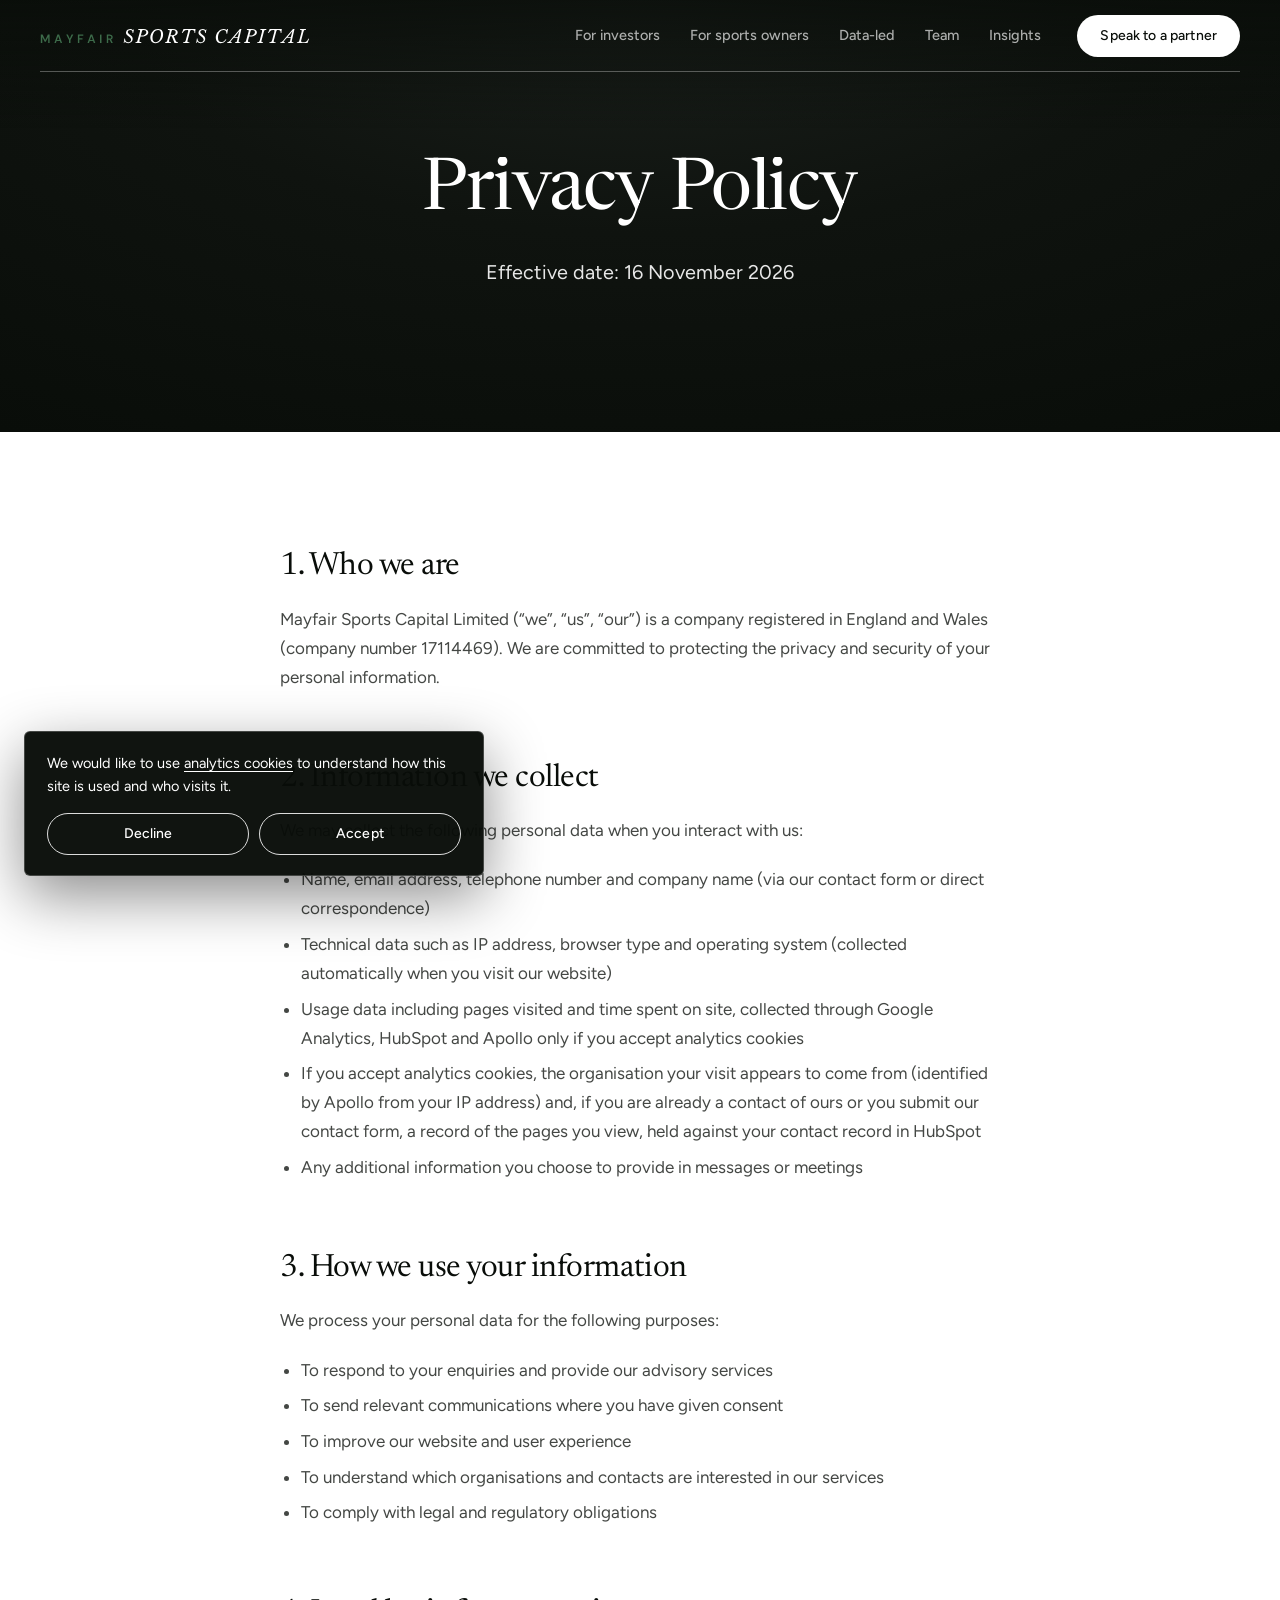
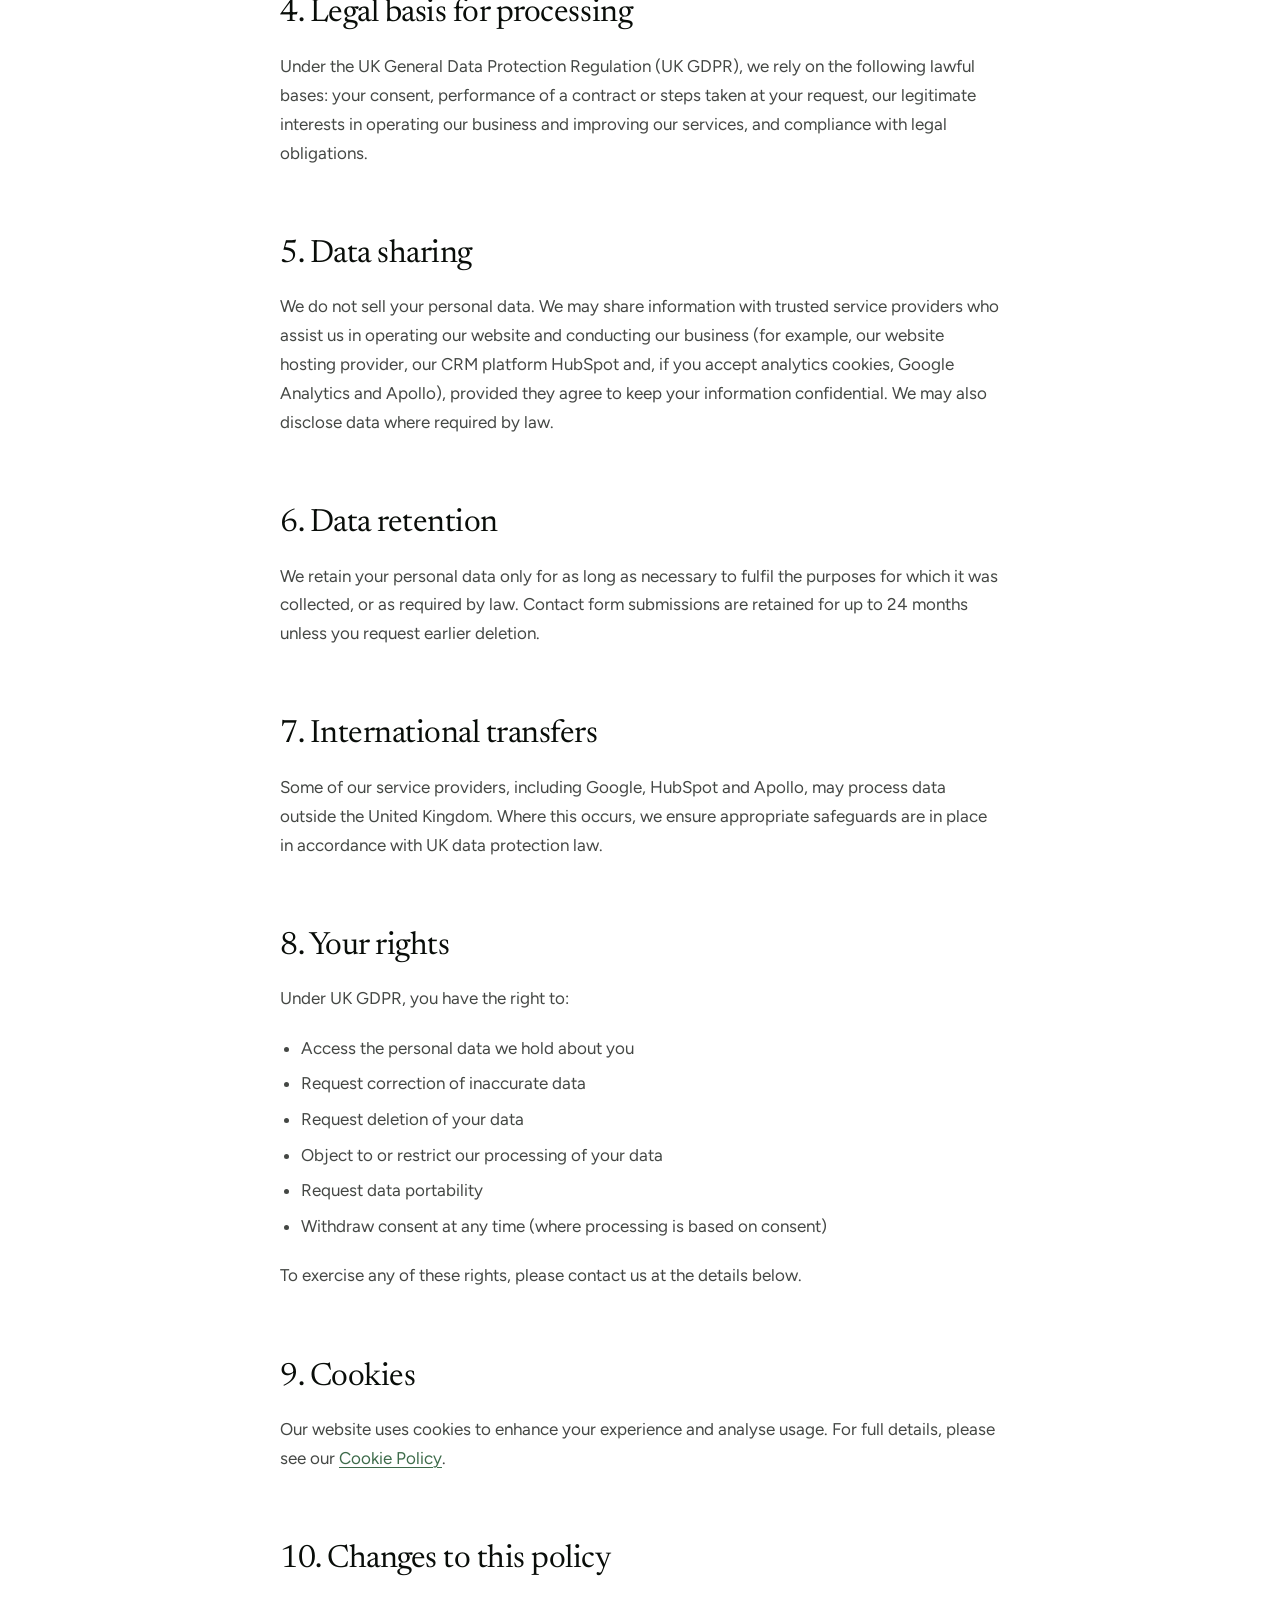
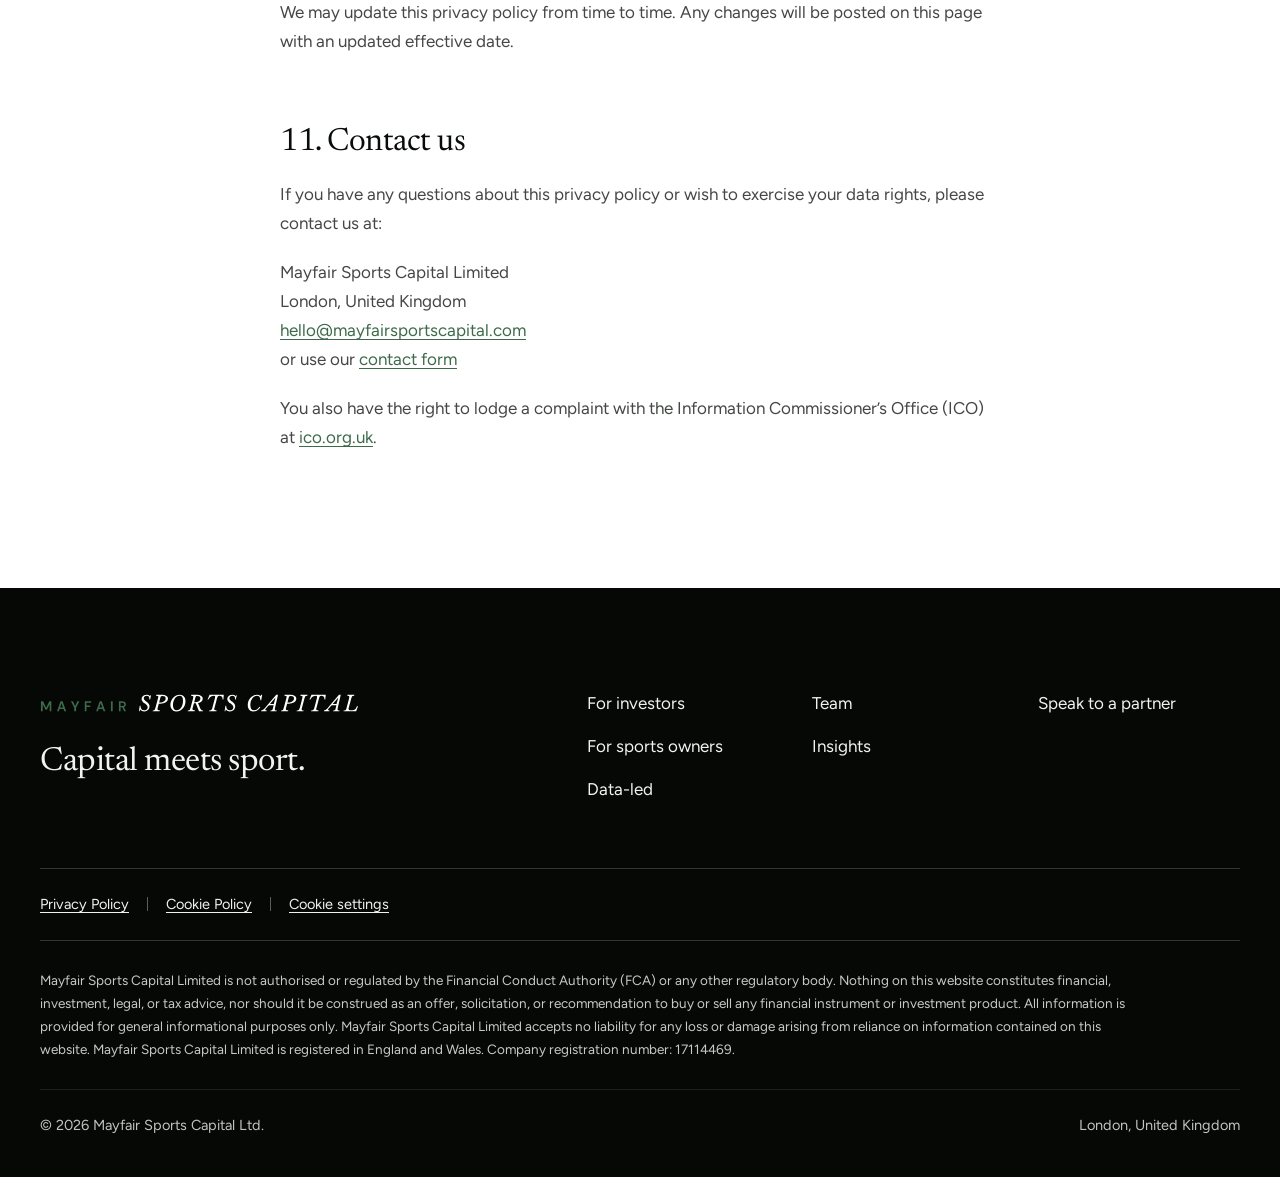
<file: privacy/index.html>
<!DOCTYPE html>
<html lang="en-GB" class="no-js">
<head>
<meta charset="utf-8">
<meta name="viewport" content="width=device-width, initial-scale=1">
<title>Privacy Policy | Mayfair Sports Capital</title>
<meta name="description" content="Privacy Policy of Mayfair Sports Capital Limited.">
<meta name="referrer" content="strict-origin-when-cross-origin">
<meta name="theme-color" content="#04131B">
<link rel="canonical" href="https://mayfairsportscapital.com/privacy/">
<meta property="og:type" content="website">
<meta property="og:site_name" content="Mayfair Sports Capital">
<meta property="og:locale" content="en_GB">
<meta property="og:title" content="Privacy Policy | Mayfair Sports Capital">
<meta property="og:description" content="Privacy Policy of Mayfair Sports Capital Limited.">
<meta property="og:url" content="https://mayfairsportscapital.com/privacy/">
<meta property="og:image" content="https://mayfairsportscapital.com/assets/img/og.jpg">
<meta property="og:image:secure_url" content="https://mayfairsportscapital.com/assets/img/og.jpg">
<meta property="og:image:type" content="image/jpeg">
<meta property="og:image:width" content="1200">
<meta property="og:image:height" content="630">
<meta property="og:image:alt" content="Mayfair Sports Capital. Sport is a complex private market.">
<meta name="twitter:card" content="summary_large_image">
<meta name="twitter:image" content="https://mayfairsportscapital.com/assets/img/og.jpg">
<link rel="icon" href="/favicon.svg" type="image/svg+xml">
<link rel="icon" href="/favicon-32.png" sizes="32x32" type="image/png">
<link rel="apple-touch-icon" href="/apple-touch-icon.png">
<link rel="preload" href="/assets/fonts/newsreader-opsz.woff2" as="font" type="font/woff2" crossorigin>
<link rel="preload" href="/assets/fonts/figtree-wght.woff2" as="font" type="font/woff2" crossorigin>
<link rel="stylesheet" href="/assets/css/site.css?v=de91362e">
<script>document.documentElement.className='js';setTimeout(function(){if(!window.__msc)document.documentElement.className+=' js-failed'},6000);</script>
</head>
<body class="page-legal" data-mode="prod" data-ga="G-899X453727" data-hs="148089624" data-apollo="6a54d3d7476dc0001017d1d5">
<a class="skip" href="#main">Skip to content</a>

<svg width="0" height="0" style="position:absolute" aria-hidden="true" focusable="false"><symbol id="msc-wordmark" viewBox="0 0 2701 220"><path fill="#3d6b4a" d="M8 180V96H26L52 150L79 96H96V180H82V121L58 168H47L23 121V180Z"/><path fill="#3d6b4a" d="M144 180 174 96H191L221 180H206L182 113L159 180ZM157 160 161 149H203L207 160Z"/><path fill="#3d6b4a" d="M290 180V150L262 96H278L299 139H296L316 96H333L305 150V180Z"/><path fill="#3d6b4a" d="M379 180V96H433V108H393V132H425V144H393V180Z"/><path fill="#3d6b4a" d="M475 180 506 96H522L553 180H538L514 113L490 180ZM489 160 493 149H534L538 160Z"/><path fill="#3d6b4a" d="M600 180V96H615V180Z"/><path fill="#3d6b4a" d="M668 180V96H698Q708 96 714 99Q721 103 724 109Q727 114 727 121Q727 128 724 134Q721 140 714 143Q708 147 698 147H682V180ZM712 180 694 143H710L728 180ZM682 136H697Q705 136 709 132Q713 128 713 122Q713 116 709 112Q705 108 697 108H682Z"/><path fill="currentColor" d="M931 52 934 44H940L932 80H926Q925 63 920 56Q914 49 903 49Q892 49 885 55Q878 61 878 70Q878 76 881 81Q885 86 890 91Q896 95 902 100Q908 104 914 110Q920 115 923 122Q927 129 927 138Q927 150 921 160Q914 170 904 176Q894 182 881 182Q871 182 863 178Q854 174 847 166L843 180H837L844 134H850Q851 153 859 163Q867 172 881 172Q890 172 896 169Q903 166 907 160Q911 154 911 147Q911 140 907 134Q903 128 898 123Q892 118 885 113Q879 109 873 103Q867 98 864 92Q860 85 860 77Q860 67 866 58Q871 50 881 45Q891 40 902 40Q911 40 918 42Q924 45 931 52Z"/><path fill="currentColor" d="M953 180 955 173Q960 173 965 171Q969 168 972 164Q975 159 977 151L998 72Q1000 68 1000 64Q1001 61 1001 58Q1001 53 997 51Q993 49 982 49L984 41H1034Q1057 41 1070 50Q1083 58 1083 72Q1083 82 1078 90Q1073 98 1065 103Q1056 109 1044 112Q1032 116 1018 116H1005L998 143Q996 149 995 154Q994 159 994 161Q994 165 996 167Q998 170 1003 171Q1008 172 1014 172L1012 180ZM1008 106H1016Q1027 106 1035 104Q1044 101 1050 96Q1056 92 1060 85Q1063 79 1063 71Q1063 64 1060 59Q1057 54 1050 52Q1044 50 1034 50Q1027 50 1024 52Q1021 55 1019 64Z"/><path fill="currentColor" d="M1181 40Q1196 40 1208 46Q1219 53 1225 66Q1231 78 1231 96Q1231 113 1225 128Q1219 144 1208 156Q1197 168 1184 175Q1170 182 1154 182Q1139 182 1128 175Q1116 168 1110 155Q1103 142 1103 125Q1103 108 1110 93Q1116 77 1127 65Q1138 53 1152 46Q1166 40 1181 40ZM1181 49Q1169 49 1159 55Q1149 61 1141 71Q1134 82 1130 96Q1125 110 1125 126Q1125 149 1133 160Q1141 172 1157 172Q1168 172 1178 166Q1187 160 1194 149Q1202 138 1206 123Q1210 108 1210 91Q1210 69 1203 59Q1196 49 1181 49Z"/><path fill="currentColor" d="M1249 180 1251 173Q1257 173 1261 171Q1265 168 1269 164Q1272 159 1274 151L1295 72Q1296 68 1297 64Q1297 61 1297 58Q1297 53 1293 51Q1289 49 1278 49L1280 41H1330Q1352 41 1364 50Q1377 58 1377 72Q1377 82 1372 90Q1367 98 1358 103Q1349 108 1337 110L1351 143Q1356 156 1360 162Q1364 168 1368 171Q1373 173 1381 173L1379 180H1345L1318 112H1303L1294 143Q1292 149 1291 154Q1290 159 1290 161Q1290 166 1295 169Q1301 172 1311 172L1309 180ZM1305 103H1314Q1326 103 1336 100Q1346 96 1351 89Q1357 82 1357 71Q1357 60 1350 55Q1344 50 1331 50Q1326 50 1323 51Q1320 52 1319 55Q1317 58 1315 64Z"/><path fill="currentColor" d="M1430 180 1432 173Q1439 173 1444 171Q1449 170 1452 165Q1456 161 1458 152L1480 69Q1482 63 1482 59Q1482 52 1479 51Q1476 49 1471 49Q1461 49 1452 53Q1444 57 1437 64Q1430 71 1425 80H1418L1435 41H1555L1552 80H1545Q1545 68 1542 61Q1539 55 1534 52Q1528 49 1520 49Q1514 49 1510 51Q1506 52 1503 57Q1501 62 1498 70L1477 150Q1476 154 1475 157Q1474 160 1474 163Q1474 168 1479 170Q1483 173 1495 173L1493 180Z"/><path fill="currentColor" d="M1656 52 1659 44H1665L1657 80H1651Q1650 63 1645 56Q1640 49 1628 49Q1617 49 1610 55Q1603 61 1603 70Q1603 76 1606 81Q1610 86 1615 91Q1621 95 1627 100Q1633 104 1639 110Q1645 115 1648 122Q1652 129 1652 138Q1652 150 1646 160Q1640 170 1629 176Q1619 182 1606 182Q1596 182 1588 178Q1579 174 1572 166L1568 180H1562L1569 134H1575Q1576 153 1584 163Q1592 172 1606 172Q1615 172 1622 169Q1628 166 1632 160Q1636 154 1636 147Q1636 140 1632 134Q1628 128 1623 123Q1617 118 1610 113Q1604 109 1598 103Q1592 98 1589 92Q1585 85 1585 77Q1585 67 1591 58Q1596 50 1606 45Q1616 40 1627 40Q1636 40 1643 42Q1649 45 1656 52Z"/><path fill="currentColor" d="M1864 146Q1855 159 1846 167Q1838 175 1828 178Q1818 182 1806 182Q1791 182 1780 175Q1769 168 1764 156Q1758 143 1758 126Q1758 112 1762 99Q1766 87 1773 76Q1781 65 1791 57Q1800 49 1812 44Q1823 40 1836 40Q1852 40 1867 50L1873 41H1880L1872 87H1865Q1864 67 1857 58Q1850 49 1836 49Q1824 49 1814 55Q1804 61 1796 71Q1788 82 1784 96Q1780 110 1780 126Q1780 171 1811 171Q1825 171 1836 164Q1847 157 1858 142Z"/><path fill="currentColor" d="M2014 40 1989 150Q1987 159 1987 164Q1987 169 1991 171Q1994 173 2004 173L2002 180H1949L1951 173Q1958 173 1961 171Q1965 170 1968 165Q1970 160 1972 150L1977 128H1938L1927 140Q1919 149 1914 154Q1910 159 1908 162Q1906 165 1906 168Q1906 170 1909 172Q1912 173 1919 173L1917 180H1871L1872 173Q1878 173 1884 170Q1890 166 1898 159Q1905 152 1916 138L1999 40ZM1946 119H1978L1993 63H1993Z"/><path fill="currentColor" d="M2039 180 2041 173Q2047 173 2051 171Q2055 168 2058 164Q2061 159 2063 151L2084 72Q2086 68 2086 64Q2087 61 2087 58Q2087 53 2083 51Q2079 49 2068 49L2070 41H2120Q2143 41 2156 50Q2169 58 2169 72Q2169 82 2164 90Q2160 98 2151 103Q2142 109 2130 112Q2118 116 2104 116H2091L2084 143Q2082 149 2081 154Q2080 159 2080 161Q2080 165 2082 167Q2084 170 2089 171Q2094 172 2101 172L2099 180ZM2094 106H2102Q2113 106 2121 104Q2130 101 2136 96Q2142 92 2146 85Q2149 79 2149 71Q2149 64 2146 59Q2143 54 2136 52Q2130 50 2120 50Q2113 50 2110 52Q2107 55 2105 64Z"/><path fill="currentColor" d="M2236 78 2217 150Q2214 158 2214 162Q2214 168 2218 171Q2222 173 2231 173L2229 180H2171L2173 173Q2180 173 2185 171Q2189 170 2192 165Q2195 160 2198 152L2219 72Q2221 62 2221 57Q2221 52 2217 50Q2213 49 2203 49L2205 41H2264L2262 49Q2254 49 2249 51Q2245 53 2242 59Q2239 66 2236 78Z"/><path fill="currentColor" d="M2293 180 2295 173Q2302 173 2307 171Q2311 170 2315 165Q2318 161 2321 152L2343 69Q2344 63 2344 59Q2344 52 2341 51Q2338 49 2333 49Q2323 49 2315 53Q2306 57 2299 64Q2292 71 2288 80H2280L2297 41H2418L2414 80H2407Q2407 68 2404 61Q2401 55 2396 52Q2390 49 2382 49Q2376 49 2372 51Q2368 52 2366 57Q2363 62 2361 70L2340 150Q2338 154 2338 157Q2337 160 2337 163Q2337 168 2341 170Q2346 173 2357 173L2355 180Z"/><path fill="currentColor" d="M2545 40 2520 150Q2518 159 2518 164Q2518 169 2522 171Q2525 173 2535 173L2533 180H2480L2482 173Q2489 173 2492 171Q2496 170 2499 165Q2501 160 2503 150L2508 128H2469L2458 140Q2450 149 2445 154Q2441 159 2439 162Q2437 165 2437 168Q2437 170 2440 172Q2443 173 2450 173L2448 180H2402L2403 173Q2409 173 2415 170Q2421 166 2429 159Q2436 152 2447 138L2530 40ZM2477 119H2509L2524 63H2524Z"/><path fill="currentColor" d="M2568 180 2570 173Q2578 173 2583 171Q2587 169 2590 165Q2592 160 2594 152L2615 72Q2616 67 2617 63Q2617 60 2617 57Q2617 52 2613 50Q2609 49 2600 49L2602 41H2660L2658 49Q2650 49 2646 51Q2641 53 2638 59Q2635 66 2632 78L2613 149Q2612 152 2612 155Q2611 157 2611 159Q2611 166 2616 169Q2620 172 2632 172Q2646 172 2655 169Q2665 166 2671 158Q2677 151 2682 138H2691L2675 180Z"/></symbol></svg>
<header class="site-header" data-inertable>
  <div class="site-header__inner">
    <button class="menu-btn" type="button" aria-expanded="false" aria-controls="menu" data-menu-open>
      <svg class="icon icon--menu" width="20" height="14" viewBox="0 0 20 14" aria-hidden="true" focusable="false"><path d="M0 1h20M0 7h20M0 13h20" stroke="currentColor" stroke-width="1.6" fill="none"/></svg><span class="menu-btn__label">Menu</span>
    </button>
    <a class="wordmark" href="/" aria-label="Mayfair Sports Capital, home"><svg class="wordmark__svg" viewBox="0 0 2701 220" aria-hidden="true" focusable="false"><use href="#msc-wordmark"/></svg></a>
    <nav class="topnav" aria-label="Main">
      <a href="/investors/">For investors</a>
      <a href="/owners/">For sports owners</a>
      <a href="/data/">Data-led</a>
      <a href="/people/">Team</a>
      <a href="/insights/">Insights</a>
    </nav>
    <a class="btn btn--light btn--sm site-header__cta" href="/contact/">Speak to a partner</a>
  </div>
</header>

<div class="scrim" data-menu-close aria-hidden="true"></div>
<aside id="menu" class="drawer" role="dialog" aria-modal="true" aria-label="Menu" aria-hidden="true">
  <div class="drawer__top">
    <button class="drawer__close" type="button" aria-label="Close menu" data-menu-close><svg class="icon" width="16" height="16" viewBox="0 0 16 16" aria-hidden="true" focusable="false"><path d="M1.5 1.5l13 13M14.5 1.5l-13 13" stroke="currentColor" stroke-width="1.6" fill="none"/></svg></button>
  </div>
  <div class="drawer__body">
    <nav class="drawer__nav drawer__nav--root" aria-label="Menu">
      <ul>
        <li style="--i: 0">
          <a class="drawer__item" href="/investors/">For investors</a>
        </li>
        <li style="--i: 1">
          <a class="drawer__item" href="/owners/">For sports owners</a>
        </li>
        <li style="--i: 2">
          <a class="drawer__item" href="/data/">Data-led</a>
        </li>
        <li style="--i: 3">
          <a class="drawer__item" href="/people/">Team</a>
        </li>
        <li style="--i: 4">
          <a class="drawer__item" href="/insights/">Insights</a>
        </li>
        <li style="--i: 5">
          <a class="drawer__item" href="/contact/">Speak to a partner</a>
        </li>
      </ul>
    </nav>
  </div>
  <div class="drawer__foot">
    <a class="btn btn--outline" href="/contact/">Speak to a partner</a>
  </div>
</aside>
<main id="main" data-inertable>

<section class="hero hero--page hero--plain" aria-labelledby="page-title">
  <div class="wrap hero__inner">
    <h1 class="h-display h1 h1--page" id="page-title">Privacy Policy</h1>
    <p class="hero__lede">Effective date: 16 November 2026</p>
  </div>
</section>
<section class="section section--paper">
  <div class="wrap">
    <div class="prose prose--legal">
          <h2>1. Who we are</h2>
    <p>Mayfair Sports Capital Limited (“we”, “us”, “our”) is a company registered in England and Wales (company number 17114469). We are committed to protecting the privacy and security of your personal information.</p>

    <h2>2. Information we collect</h2>
    <p>We may collect the following personal data when you interact with us:</p>
    <ul>
      <li>Name, email address, telephone number and company name (via our contact form or direct correspondence)</li>
      <li>Technical data such as IP address, browser type and operating system (collected automatically when you visit our website)</li>
      <li>Usage data including pages visited and time spent on site, collected through Google Analytics, HubSpot and Apollo only if you accept analytics cookies</li>
      <li>If you accept analytics cookies, the organisation your visit appears to come from (identified by Apollo from your IP address) and, if you are already a contact of ours or you submit our contact form, a record of the pages you view, held against your contact record in HubSpot</li>
      <li>Any additional information you choose to provide in messages or meetings</li>
    </ul>

    <h2>3. How we use your information</h2>
    <p>We process your personal data for the following purposes:</p>
    <ul>
      <li>To respond to your enquiries and provide our advisory services</li>
      <li>To send relevant communications where you have given consent</li>
      <li>To improve our website and user experience</li>
      <li>To understand which organisations and contacts are interested in our services</li>
      <li>To comply with legal and regulatory obligations</li>
    </ul>

    <h2>4. Legal basis for processing</h2>
    <p>Under the UK General Data Protection Regulation (UK GDPR), we rely on the following lawful bases: your consent, performance of a contract or steps taken at your request, our legitimate interests in operating our business and improving our services, and compliance with legal obligations.</p>

    <h2>5. Data sharing</h2>
    <p>We do not sell your personal data. We may share information with trusted service providers who assist us in operating our website and conducting our business (for example, our website hosting provider, our CRM platform HubSpot and, if you accept analytics cookies, Google Analytics and Apollo), provided they agree to keep your information confidential. We may also disclose data where required by law.</p>

    <h2>6. Data retention</h2>
    <p>We retain your personal data only for as long as necessary to fulfil the purposes for which it was collected, or as required by law. Contact form submissions are retained for up to 24 months unless you request earlier deletion.</p>

    <h2>7. International transfers</h2>
    <p>Some of our service providers, including Google, HubSpot and Apollo, may process data outside the United Kingdom. Where this occurs, we ensure appropriate safeguards are in place in accordance with UK data protection law.</p>

    <h2>8. Your rights</h2>
    <p>Under UK GDPR, you have the right to:</p>
    <ul>
      <li>Access the personal data we hold about you</li>
      <li>Request correction of inaccurate data</li>
      <li>Request deletion of your data</li>
      <li>Object to or restrict our processing of your data</li>
      <li>Request data portability</li>
      <li>Withdraw consent at any time (where processing is based on consent)</li>
    </ul>
    <p>To exercise any of these rights, please contact us at the details below.</p>

    <h2>9. Cookies</h2>
    <p>Our website uses cookies to enhance your experience and analyse usage. For full details, please see our <a href="/cookies/">Cookie Policy</a>.</p>

    <h2>10. Changes to this policy</h2>
    <p>We may update this privacy policy from time to time. Any changes will be posted on this page with an updated effective date.</p>

    <h2>11. Contact us</h2>
    <p>If you have any questions about this privacy policy or wish to exercise your data rights, please contact us at:</p>
    <p>Mayfair Sports Capital Limited<br>London, United Kingdom<br><a href="mailto:hello@mayfairsportscapital.com">hello@mayfairsportscapital.com</a><br>or use our <a href="/contact/">contact form</a></p>

    <p>You also have the right to lodge a complaint with the Information Commissioner’s Office (ICO) at <a href="https://ico.org.uk" target="_blank" rel="noopener">ico.org.uk</a>.</p>
    </div>
  </div>
</section>

</main>

<footer class="site-footer" data-inertable>
  <div class="wrap">
    <div class="site-footer__main">
      <div class="site-footer__brand">
        <a class="wordmark wordmark--footer" href="/" aria-label="Mayfair Sports Capital, home"><svg class="wordmark__svg" viewBox="0 0 2701 220" aria-hidden="true" focusable="false"><use href="#msc-wordmark"/></svg></a>
        <p class="site-footer__tag">Capital meets sport.</p>
      </div>
      <nav class="site-footer__cols" aria-label="Footer">
        <ul>
          <li><a href="/investors/">For investors</a></li>
          <li><a href="/owners/">For sports owners</a></li>
          <li><a href="/data/">Data-led</a></li>
        </ul>
        <ul>
          <li><a href="/people/">Team</a></li>
          <li><a href="/insights/">Insights</a></li>
        </ul>
        <ul>
          <li><a href="/contact/">Speak to a partner</a></li>
        </ul>
      </nav>
    </div>
    <ul class="site-footer__legal">
      <li><a href="/privacy/">Privacy Policy</a></li>
      <li><a href="/cookies/">Cookie Policy</a></li>
      <li><button type="button" data-consent-open>Cookie settings</button></li>
    </ul>
    <div class="site-footer__small">
      <p>Mayfair Sports Capital Limited is not authorised or regulated by the Financial Conduct Authority (FCA) or any other regulatory body. Nothing on this website constitutes financial, investment, legal, or tax advice, nor should it be construed as an offer, solicitation, or recommendation to buy or sell any financial instrument or investment product. All information is provided for general informational purposes only. Mayfair Sports Capital Limited accepts no liability for any loss or damage arising from reliance on information contained on this website. Mayfair Sports Capital Limited is registered in England and Wales. Company registration number: 17114469.</p>
    </div>
    <div class="site-footer__base">
      <p>&copy; 2026 Mayfair Sports Capital Ltd.</p>
      <p>London, United Kingdom</p>
    </div>
  </div>
</footer>
<div class="consent" id="consent" role="region" aria-label="Cookie preferences" hidden>
  <p class="consent__text" id="consent-text">We would like to use <a href="/cookies/">analytics cookies</a> to understand how this site is used and who visits it.</p>
  <div class="consent__actions">
    <button type="button" class="btn btn--outline btn--sm" data-consent="denied">Decline</button>
    <button type="button" class="btn btn--outline btn--sm" data-consent="granted">Accept</button>
  </div>
</div>
<script src="/assets/js/site.js?v=0346a24a" defer></script>
<script type="speculationrules">{"prefetch":[{"source":"document","where":{"and":[{"href_matches":"/*"},{"not":{"selector_matches":"[rel~=nofollow]"}}]},"eagerness":"moderate"}]}</script>
</body>
</html>
</file>
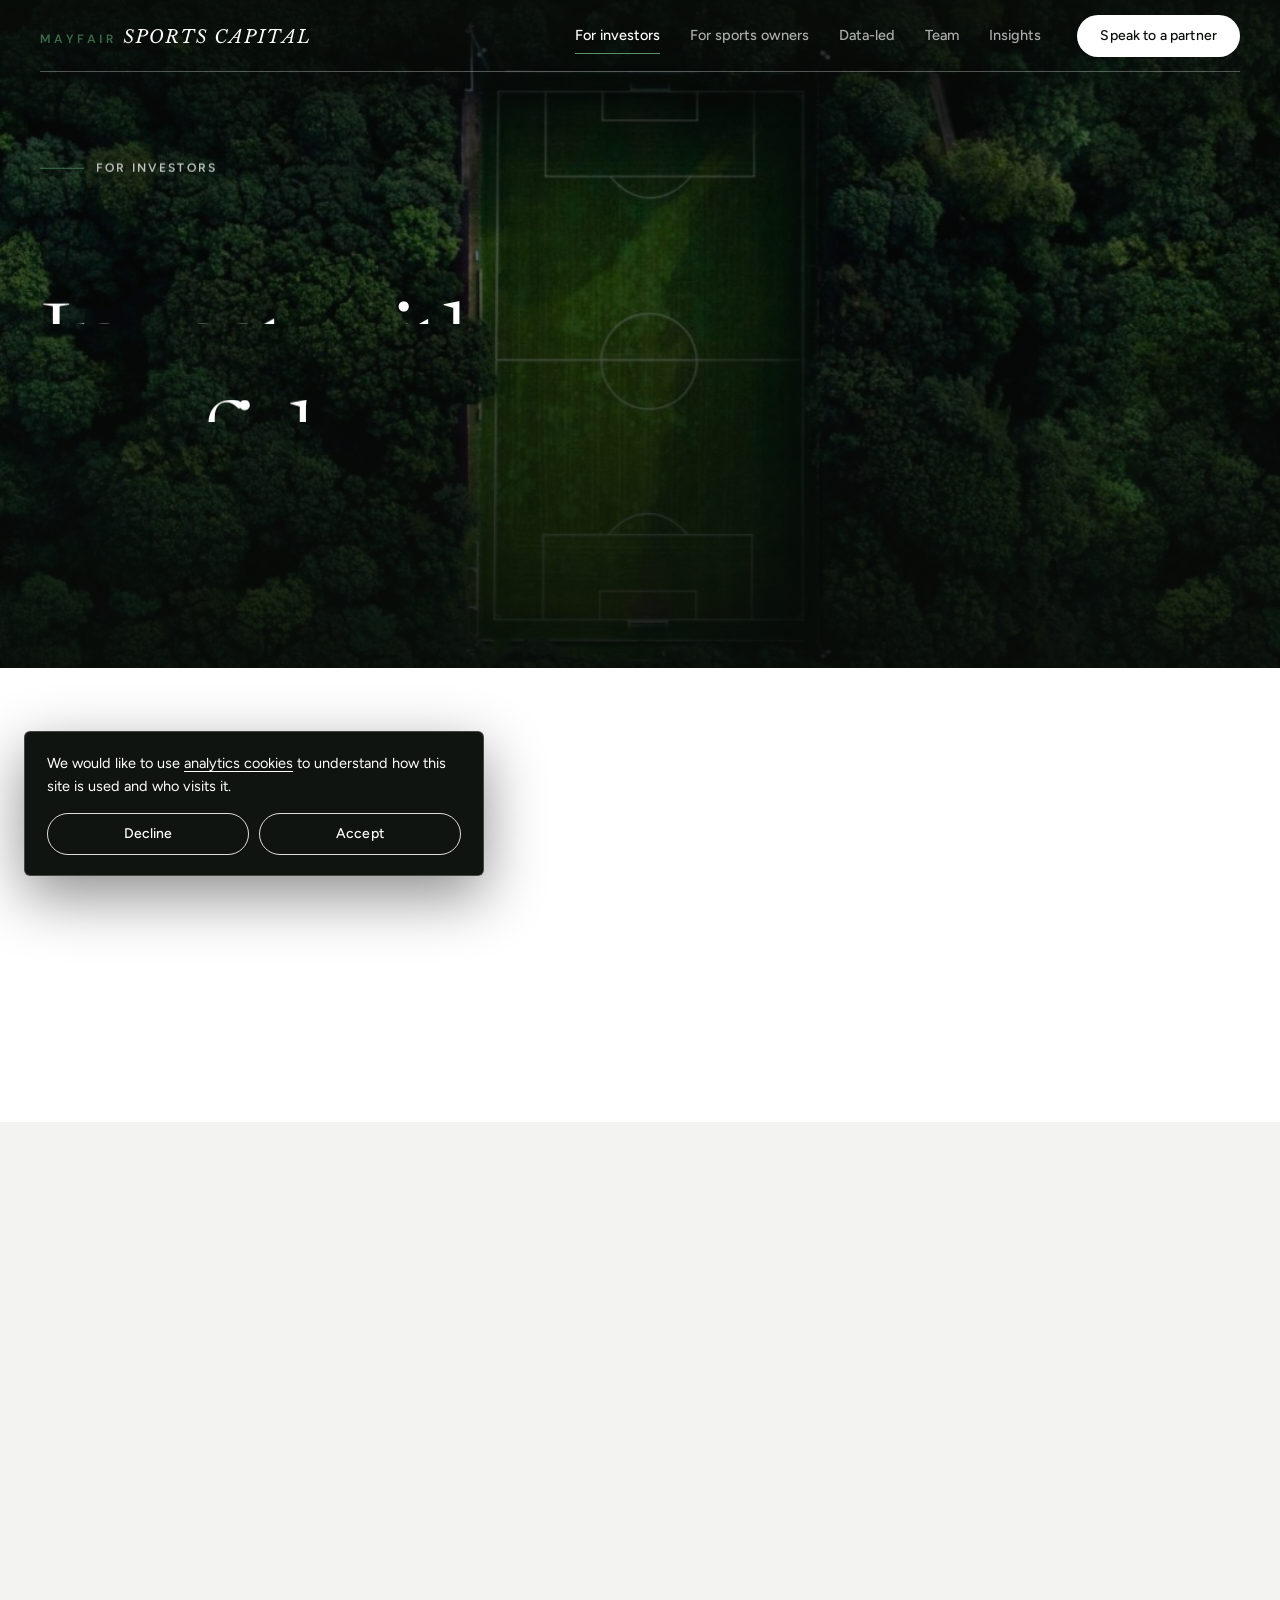
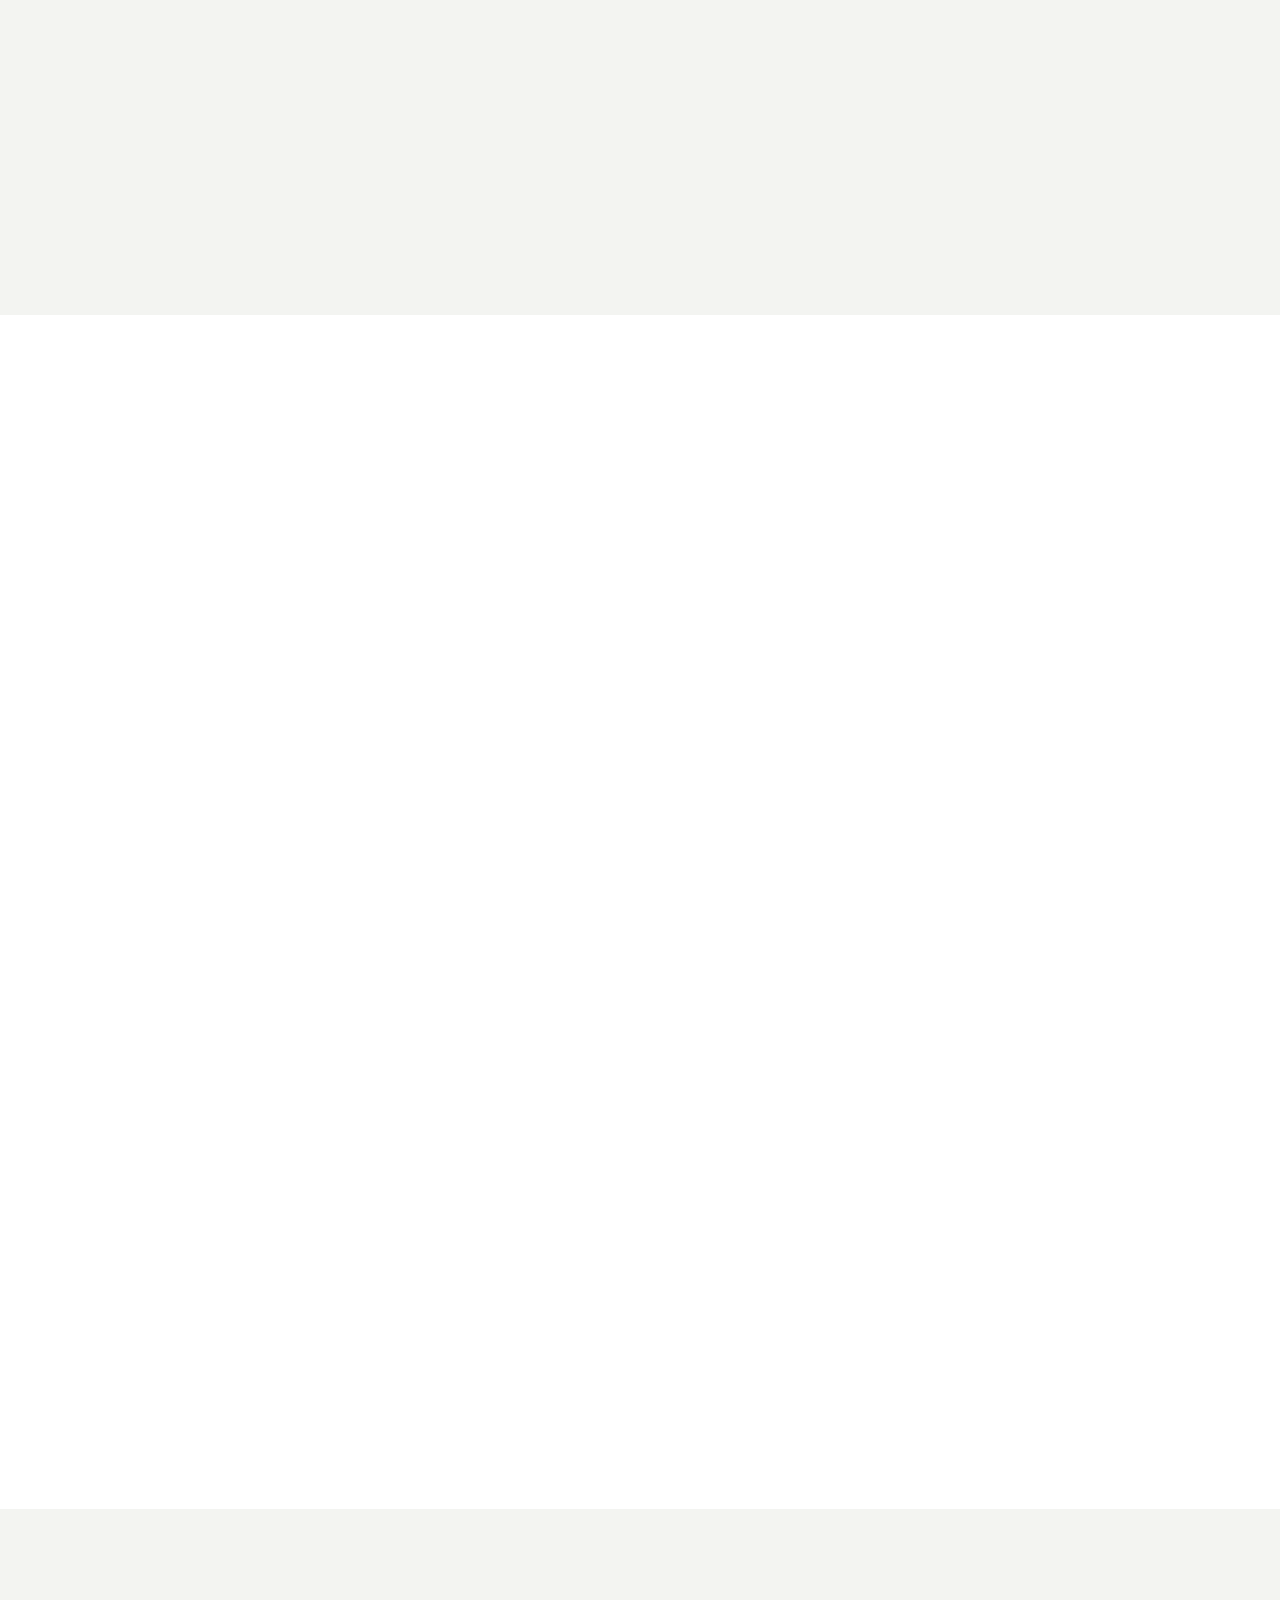
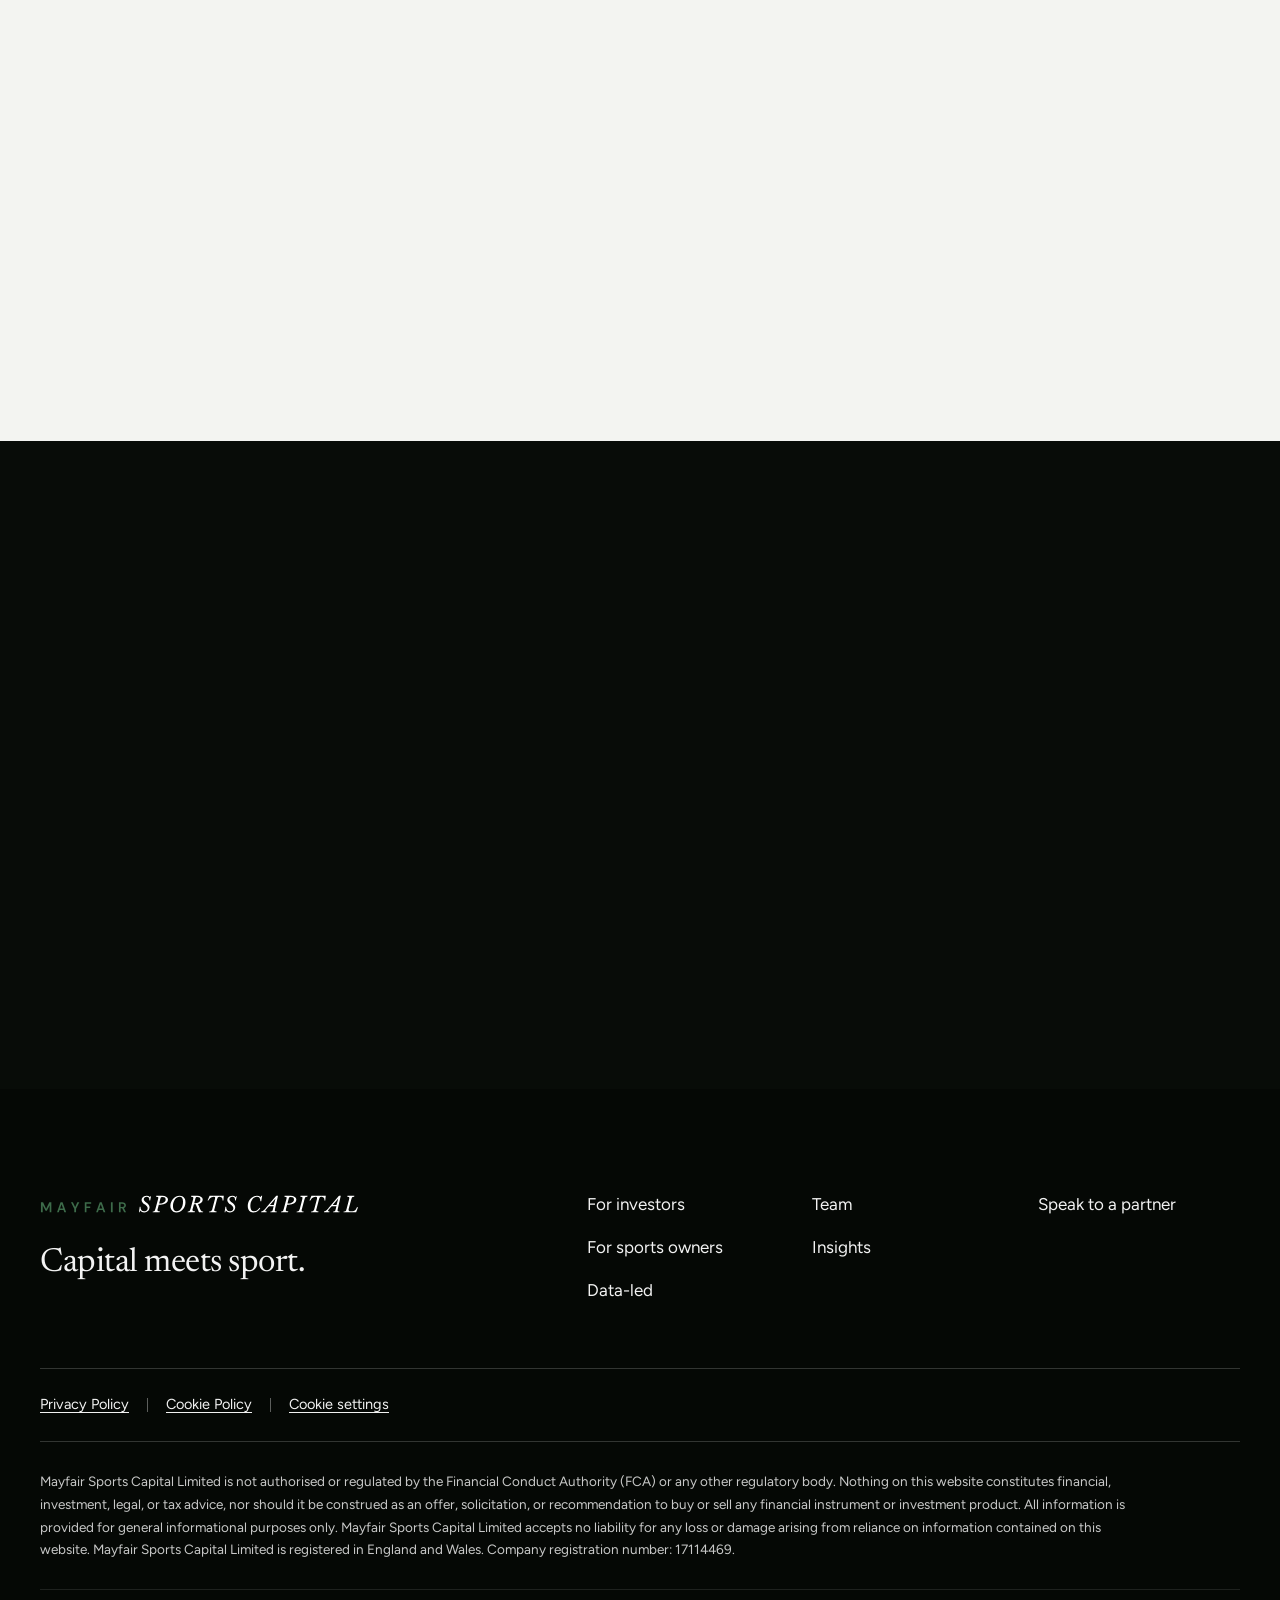
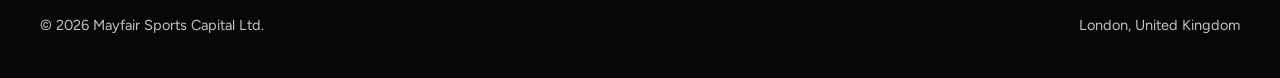
<file: transaction-support/index.html>
<!doctype html><meta charset="utf-8"><title>Moved</title><meta name="robots" content="noindex"><link rel="canonical" href="https://mayfairsportscapital.com/investors/"><meta http-equiv="refresh" content="0; url=/investors/"><p><a href="/investors/">Continue</a></p>
</file>
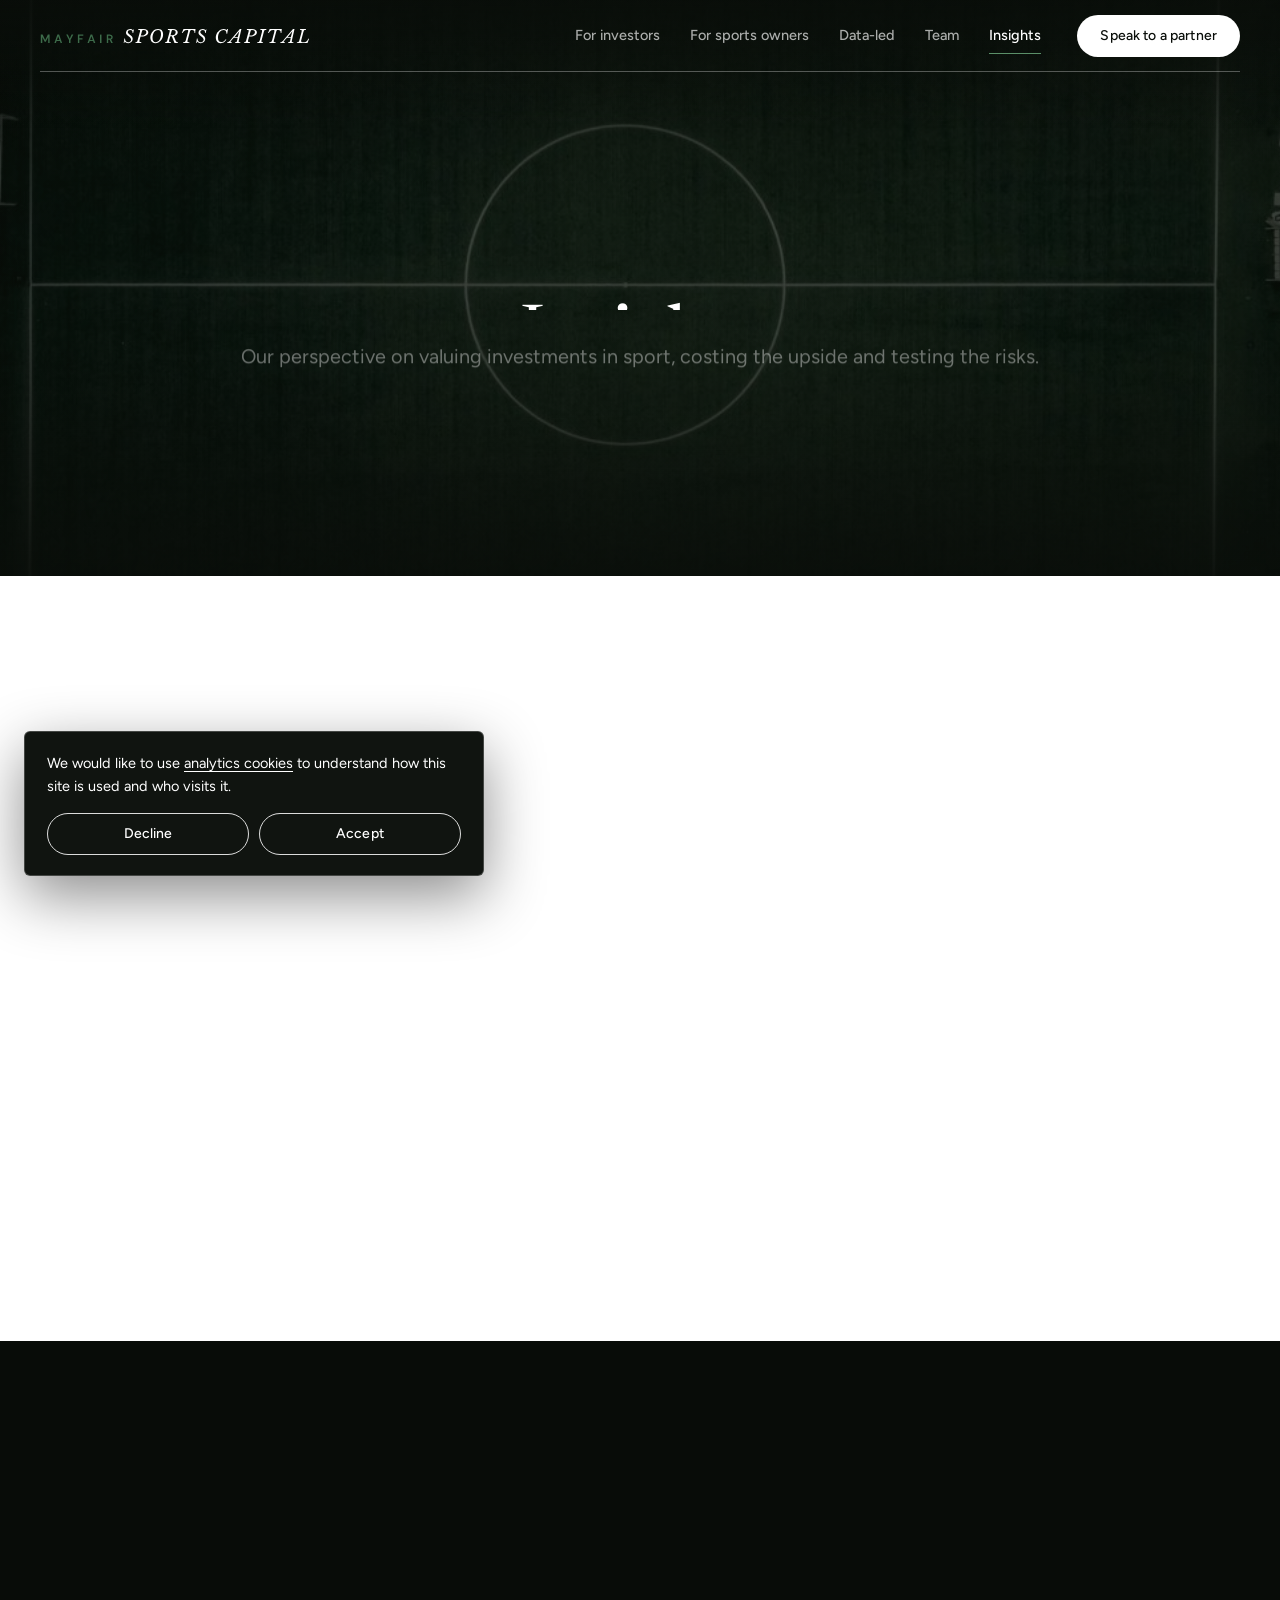
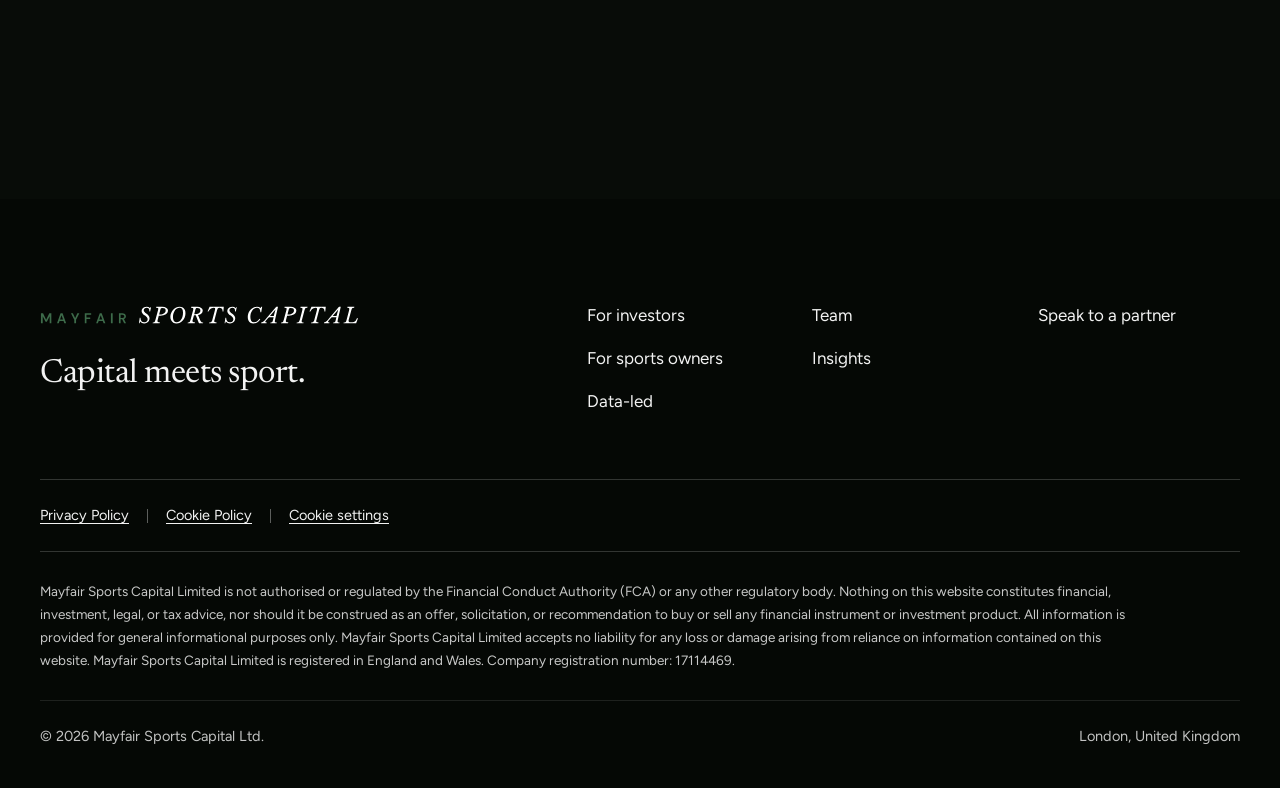
<file: insights/why-mayfair-sports-capital/index.html>
<!doctype html><meta charset="utf-8"><title>Moved</title><meta name="robots" content="noindex"><link rel="canonical" href="https://mayfairsportscapital.com/insights/"><meta http-equiv="refresh" content="0; url=/insights/"><p><a href="/insights/">Continue</a></p>
</file>
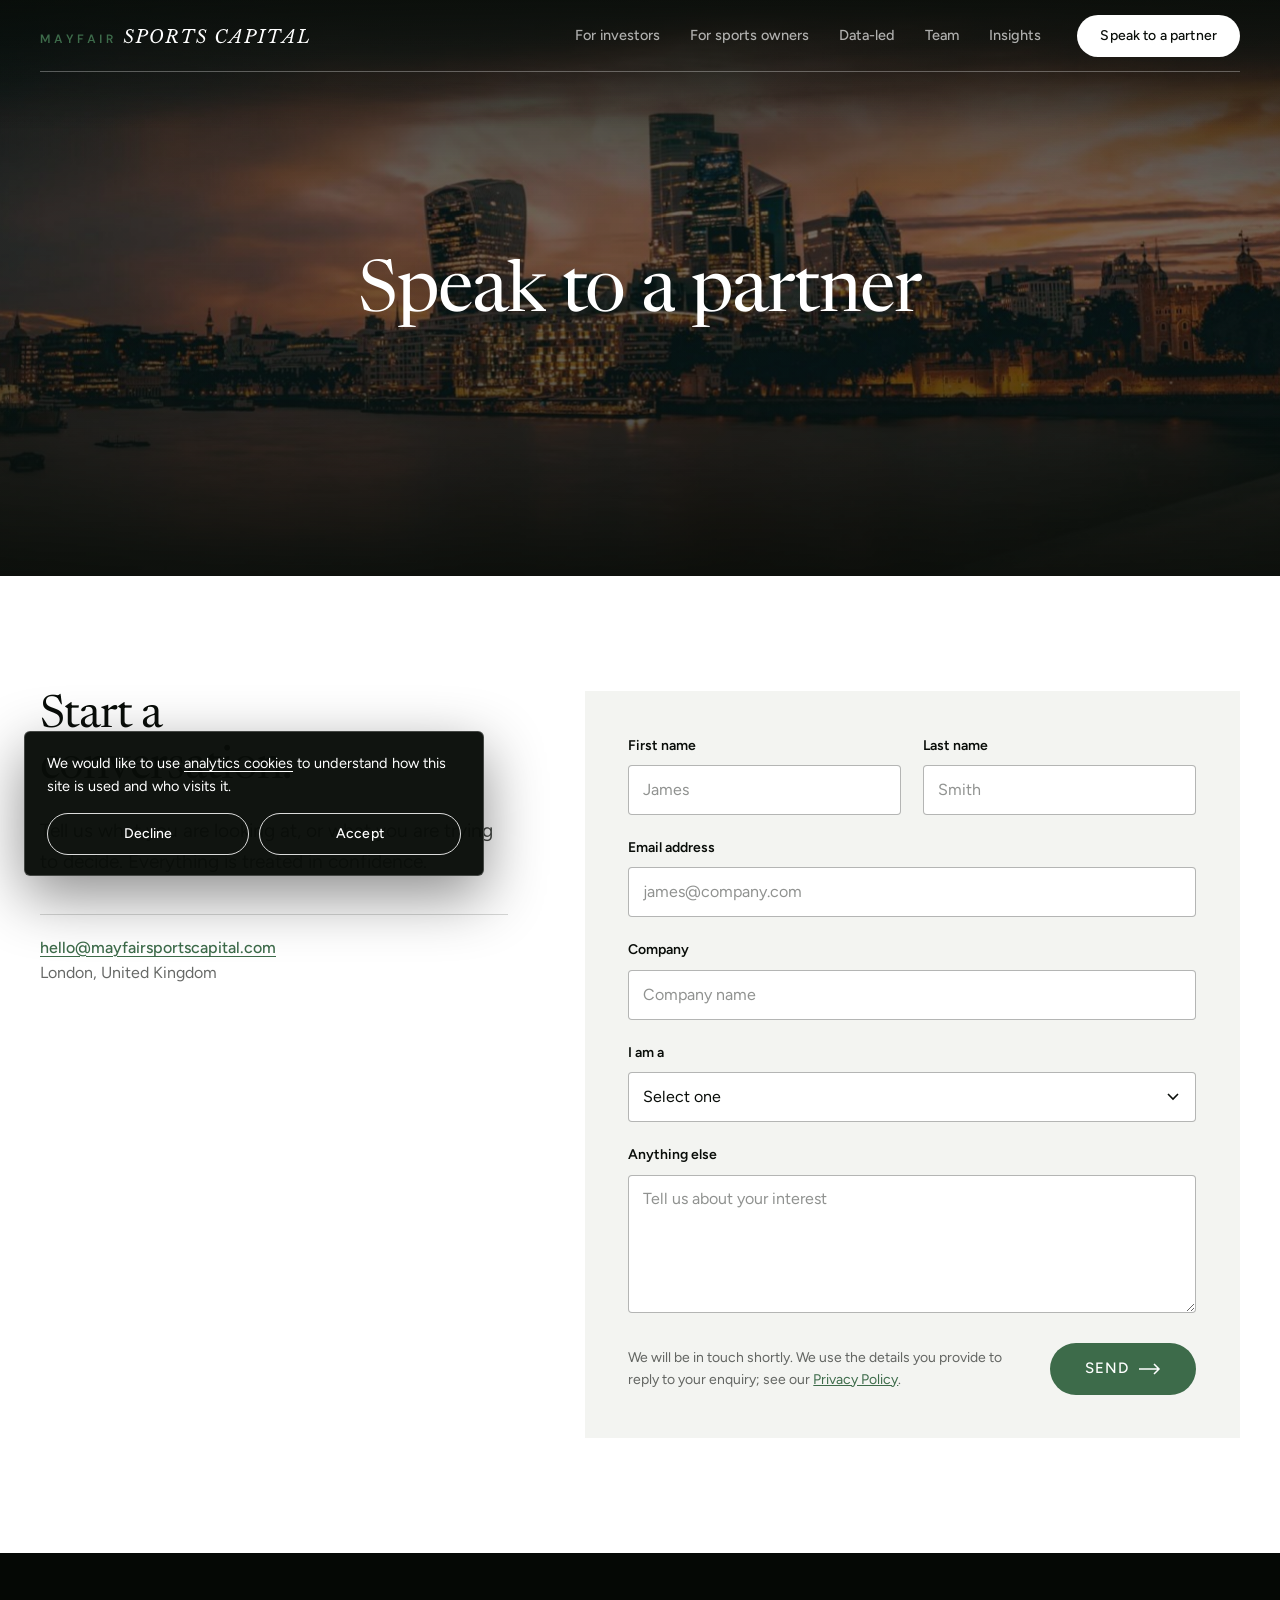
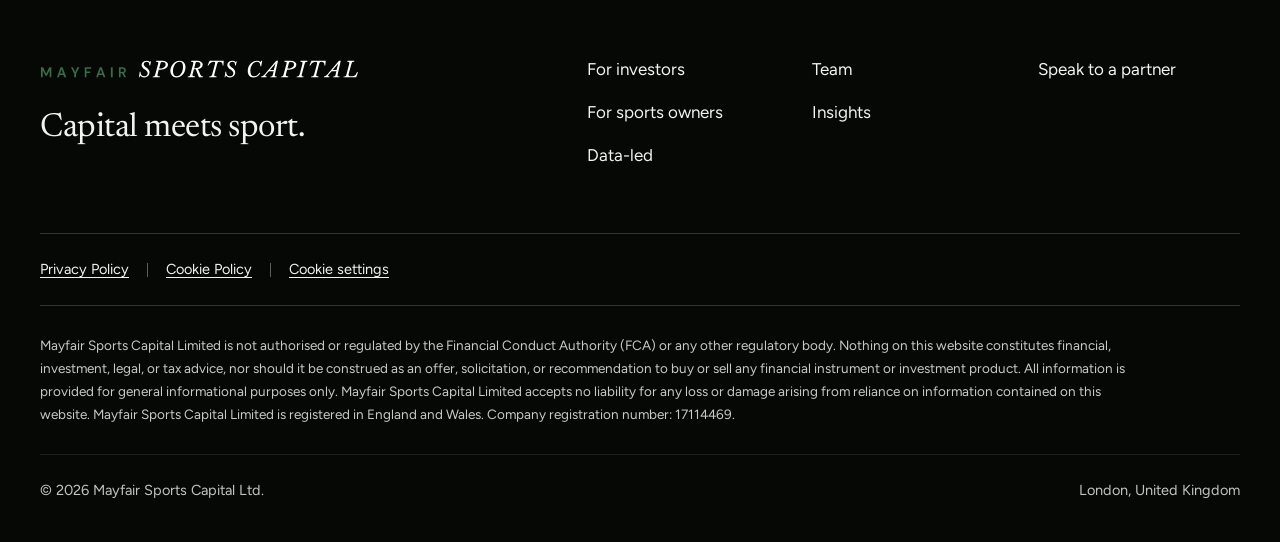
<file: contact.html>
<!DOCTYPE html><html lang="en"><head><meta charset="UTF-8"><title>Redirecting&hellip;</title><meta http-equiv="refresh" content="0; url=/contact/"><link rel="canonical" href="https://mayfairsportscapital.com/contact/"><script>location.replace('/contact/');</script></head><body></body></html>
</file>
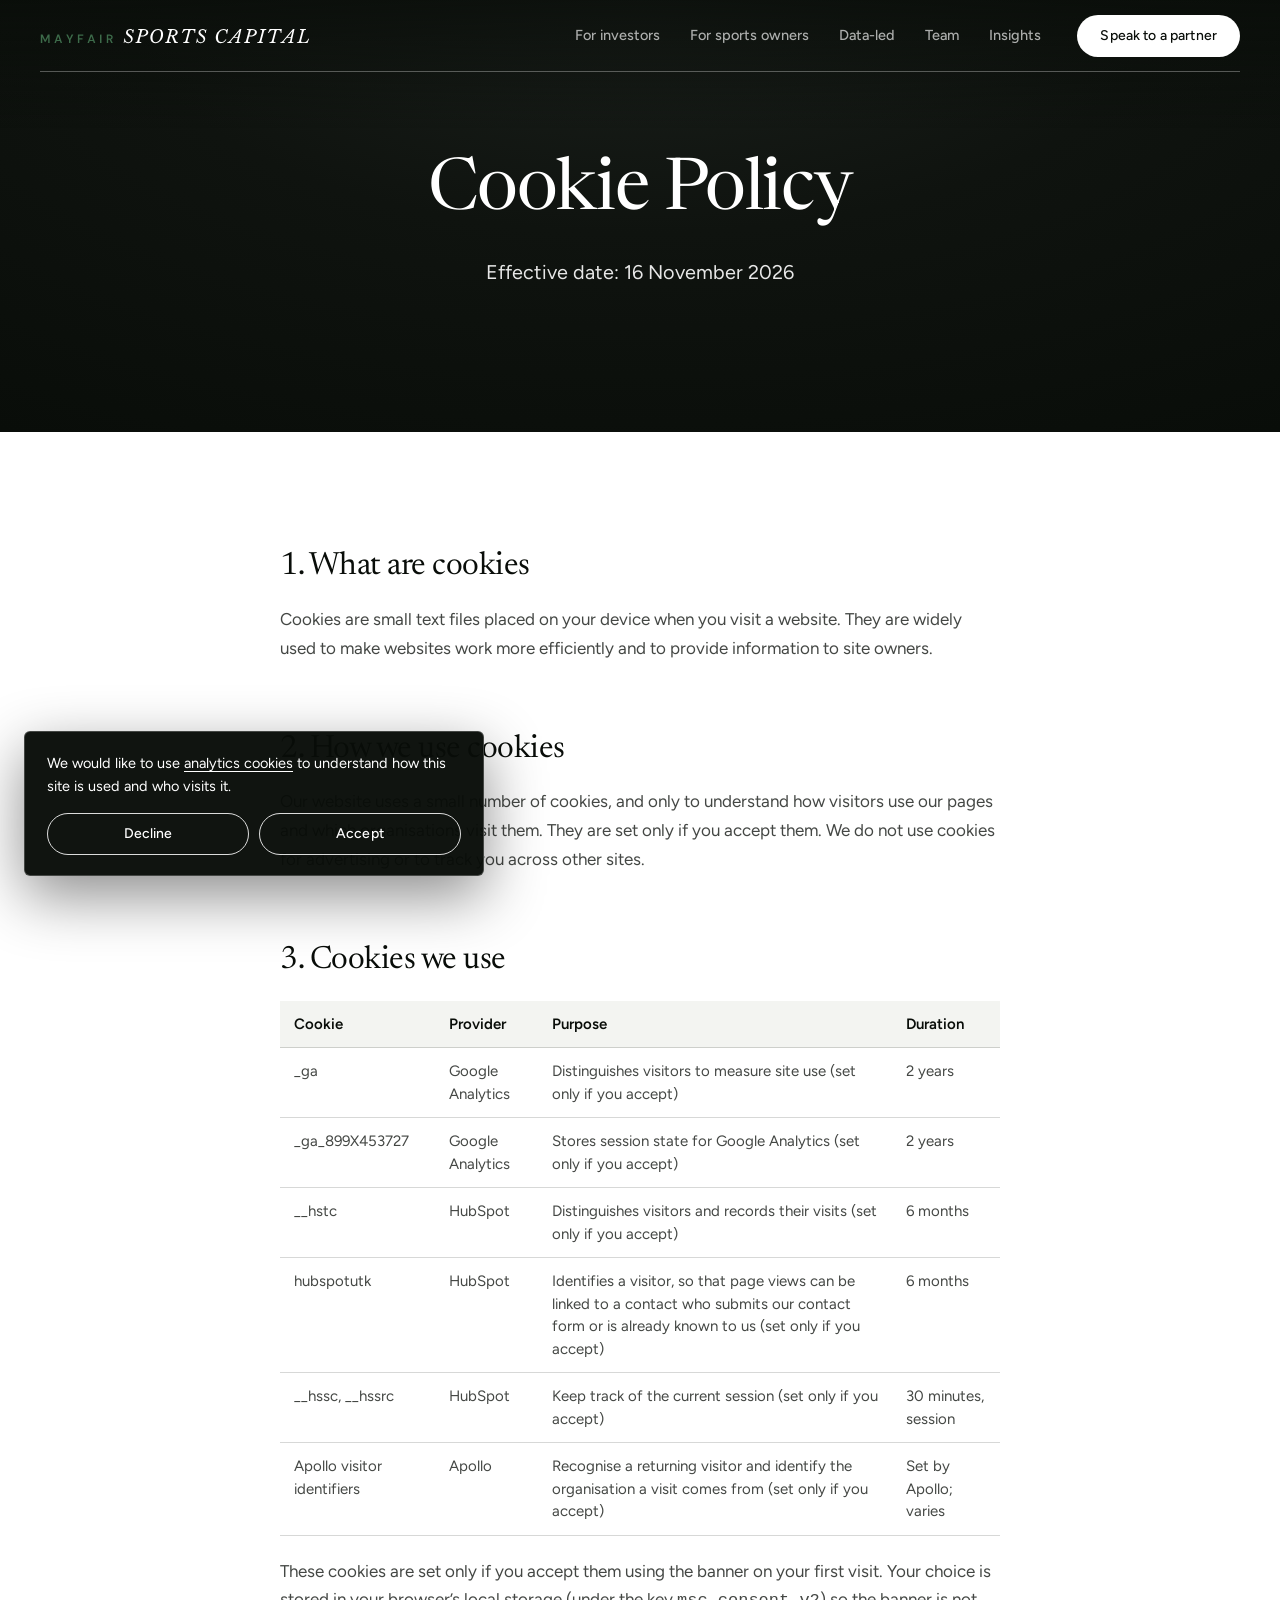
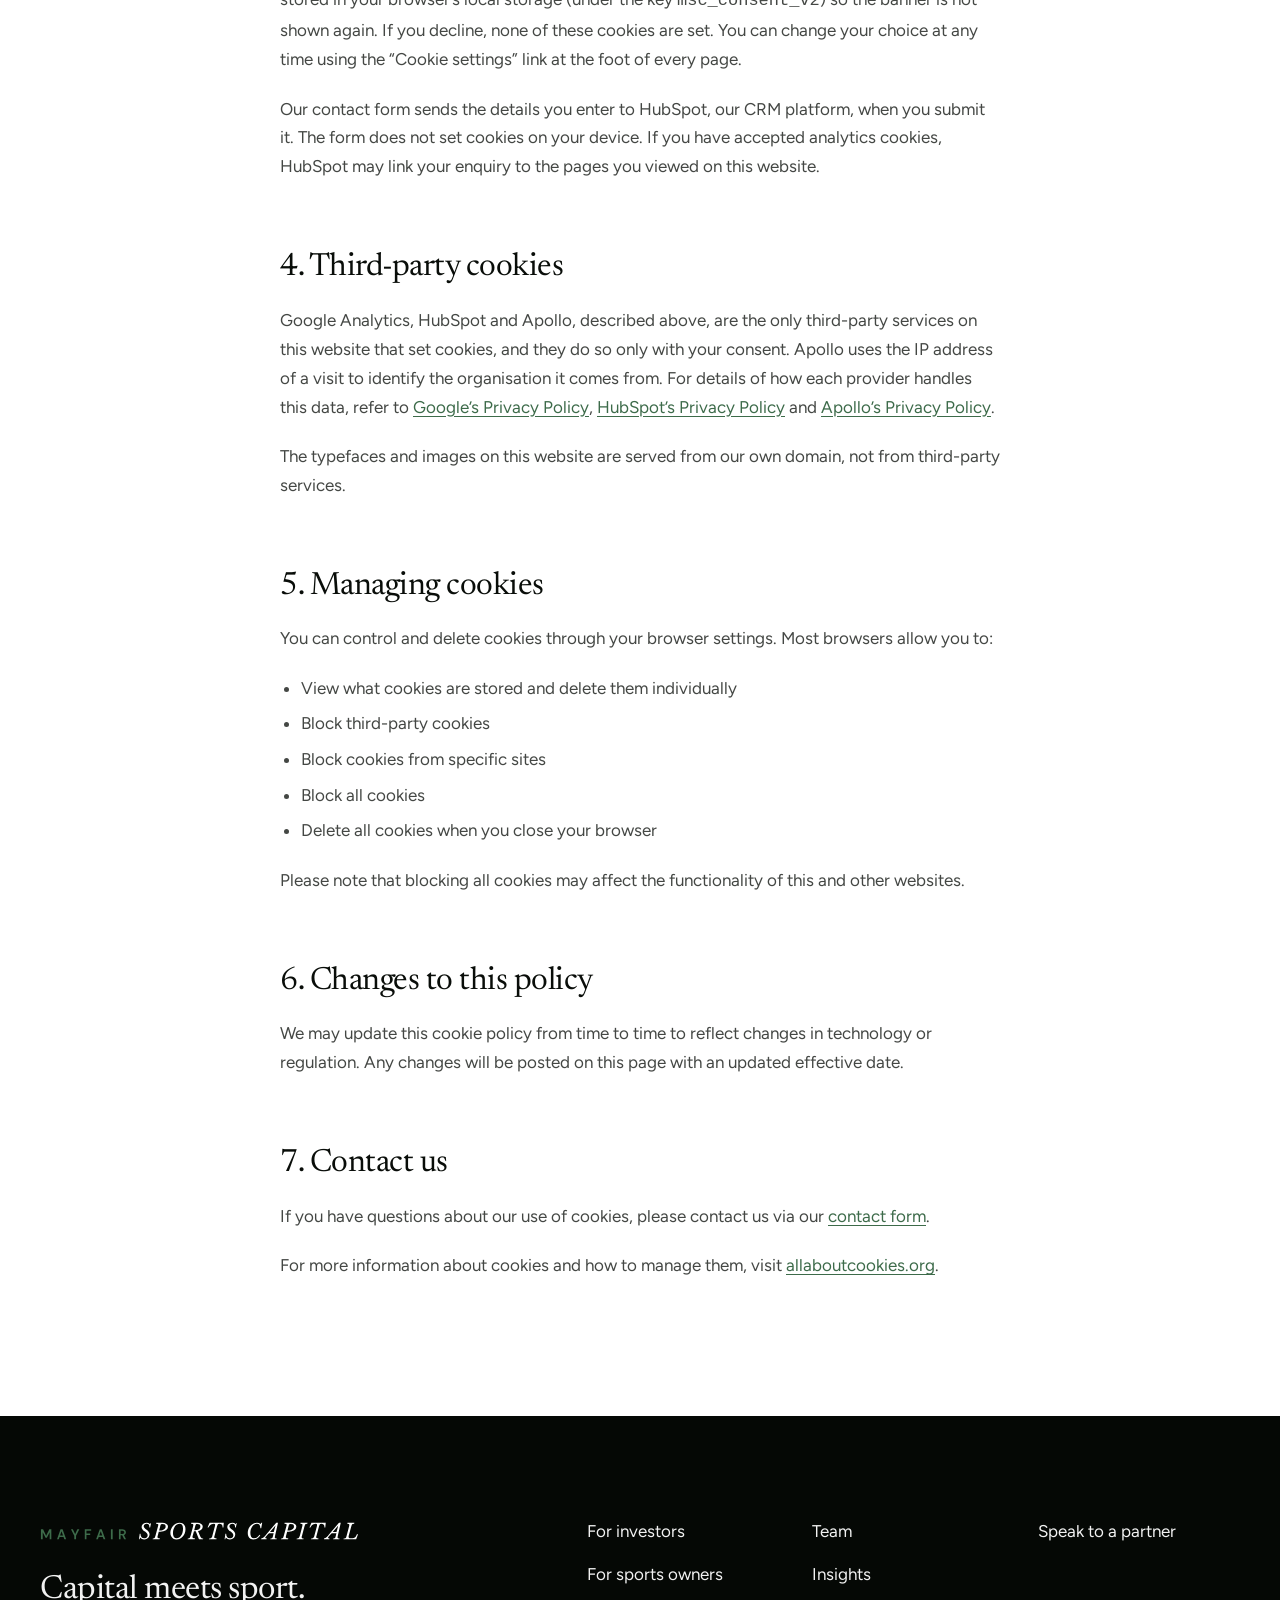
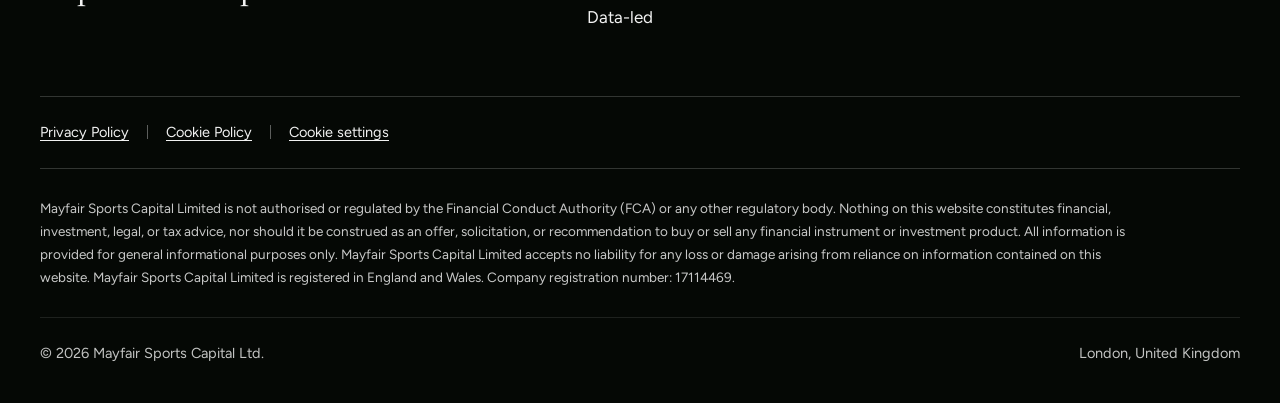
<file: cookies.html>
<!DOCTYPE html><html lang="en"><head><meta charset="UTF-8"><title>Redirecting&hellip;</title><meta http-equiv="refresh" content="0; url=/cookies/"><link rel="canonical" href="https://mayfairsportscapital.com/cookies/"><script>location.replace('/cookies/');</script></head><body></body></html>
</file>
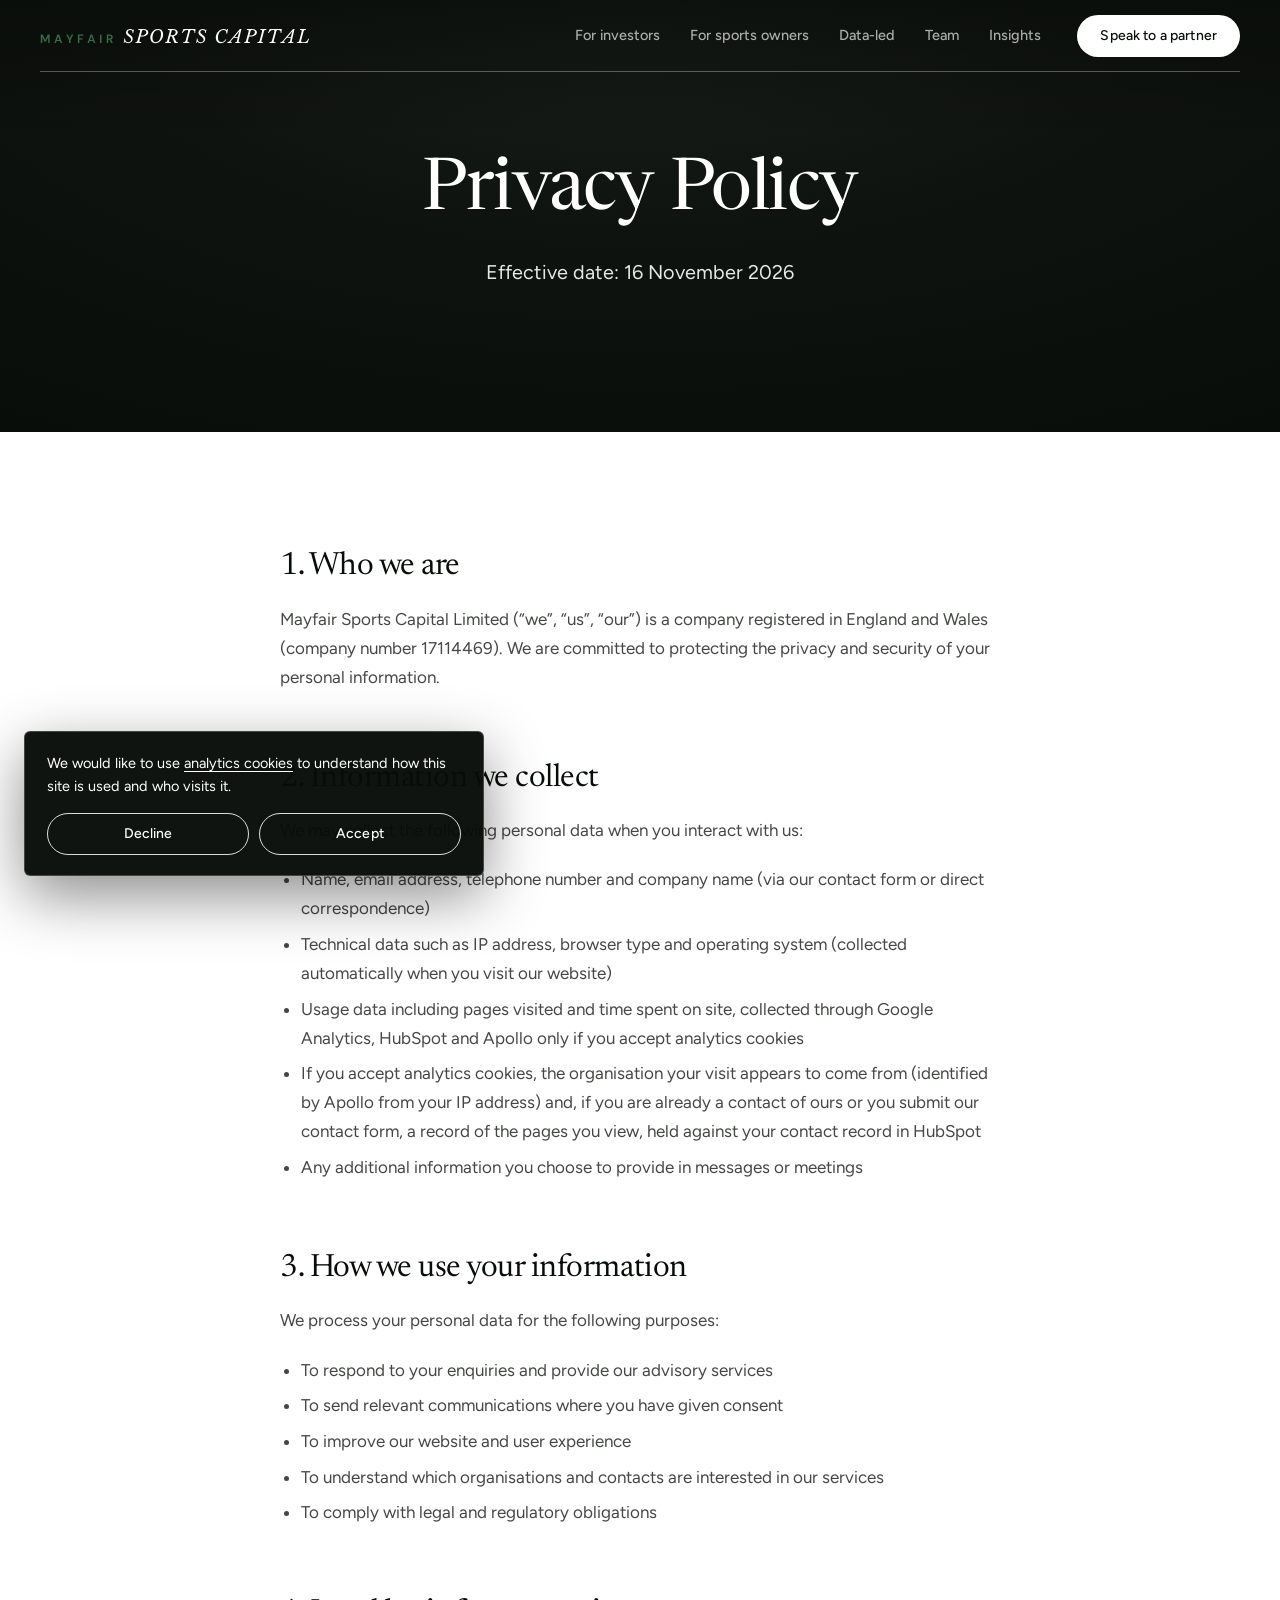
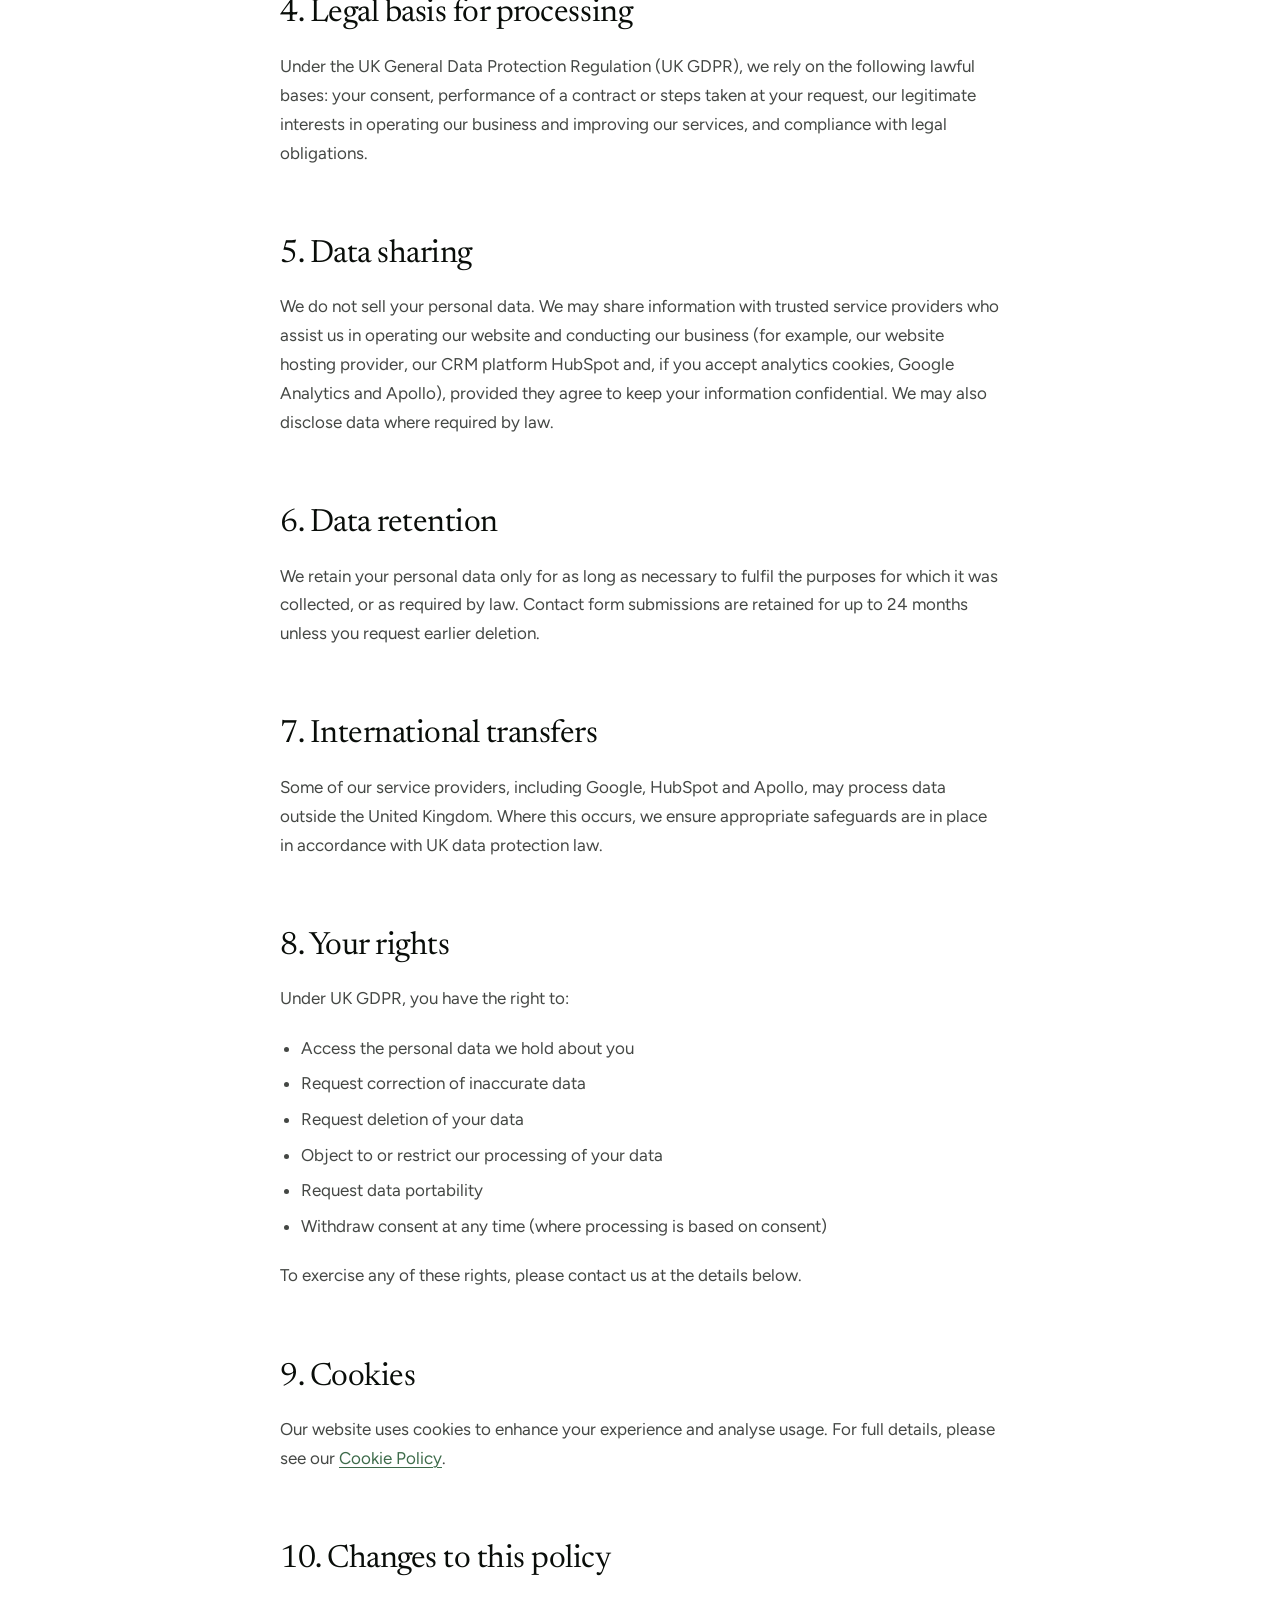
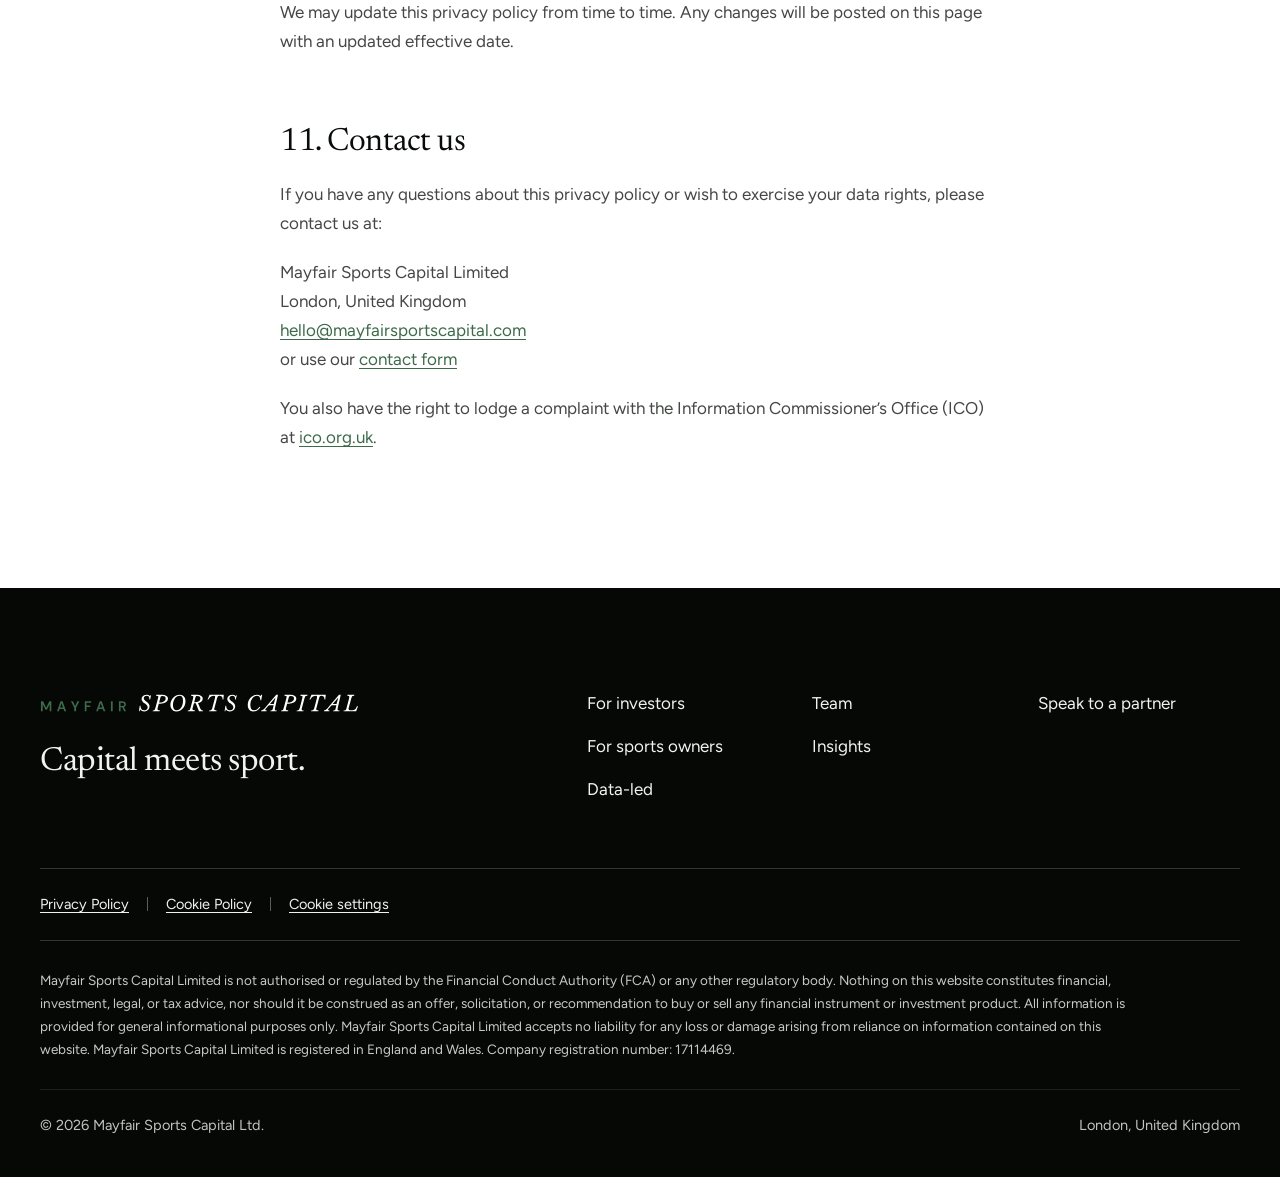
<file: privacy.html>
<!DOCTYPE html><html lang="en"><head><meta charset="UTF-8"><title>Redirecting&hellip;</title><meta http-equiv="refresh" content="0; url=/privacy/"><link rel="canonical" href="https://mayfairsportscapital.com/privacy/"><script>location.replace('/privacy/');</script></head><body></body></html>
</file>
<file: assets/css/site.css>
/* ==========================================================================
   Mayfair Sports Capital: site styles
   Structure follows a private-wealth house style: fixed header with a left menu,
   full-bleed photographic hero, dark and white blocks, pill buttons, large footer.
   ========================================================================== */

@font-face{font-family:"Newsreader";src:url("../fonts/newsreader-opsz.woff2") format("woff2");font-weight:200 800;font-style:normal;font-display:swap}
@font-face{font-family:"Figtree";src:url("../fonts/figtree-wght.woff2") format("woff2");font-weight:300 900;font-style:normal;font-display:swap}

/* ---------- Tokens ---------- */
:root{
  --night:#090d09;
  --night-2:#0d140e;
  --deep:#13251a;
  --navy:#090d09;
  --green:#3d6b4a;
  --green-d:#2f5439;
  --green-l:#5a8f68;
  --paper:#ffffff;
  --mist:#f3f4f1;
  --ink:#090d09;
  --ink-2:rgba(9,13,9,.76);
  --ink-3:rgba(9,13,9,.62);
  --tx:rgba(255,255,255,.95);
  --tx-2:rgba(255,255,255,.76);
  --tx-3:rgba(255,255,255,.62);
  --line-d:rgba(255,255,255,.2);
  --line-l:rgba(9,13,9,.16);
  --teal:#3d6b4a;
  --teal-d:#3d6b4a;
  --serif:"Newsreader",Georgia,"Times New Roman",serif;
  --sans:"Figtree",system-ui,-apple-system,"Segoe UI",Roboto,"Helvetica Neue",Arial,sans-serif;
  --maxw:1200px;
  --gut:clamp(20px,4vw,40px);
  --hh:72px;
  --ease:cubic-bezier(.2,.7,.2,1);
  --fg:var(--tx);
  --fg-2:var(--tx-2);
  --fg-3:var(--tx-3);
  --line:var(--line-d);
}

/* ---------- Base ---------- */
*,*::before,*::after{box-sizing:border-box}
html{-webkit-text-size-adjust:100%;text-size-adjust:100%;scroll-behavior:smooth}
html.menu-open{overflow:hidden}
body{margin:0;background:var(--night);color:var(--tx);font:400 17px/1.6 var(--sans);-webkit-font-smoothing:antialiased;-moz-osx-font-smoothing:grayscale;text-rendering:optimizeLegibility;overflow-x:hidden}
img,svg{display:block;max-width:100%}
[hidden]{display:none !important}
a{color:inherit}
button{font:inherit;color:inherit}
h1,h2,h3,p,ul,ol,figure{margin:0}
ul,ol{padding:0;list-style:none}
:focus-visible{outline:2px solid #fff;outline-offset:3px}
.section--mist :focus-visible,.section--paper :focus-visible{outline-color:var(--green)}
::selection{background:var(--green);color:#fff}
.sr-only{position:absolute;width:1px;height:1px;margin:-1px;padding:0;overflow:hidden;clip:rect(0 0 0 0);white-space:nowrap;border:0}
.skip{position:absolute;left:12px;top:-60px;z-index:100;background:#fff;color:var(--navy);padding:12px 18px;border-radius:999px;font-weight:600;text-decoration:none;transition:top .2s}
.skip:focus{top:12px}
.icon{flex:none}

.wrap{width:min(calc(100% - 2 * var(--gut)),var(--maxw));margin-inline:auto}

/* ---------- Type ---------- */
.h-display{font-family:var(--serif);font-weight:400;letter-spacing:-.02em;font-optical-sizing:auto;text-wrap:balance}
.h1{font-size:clamp(44px,6.4vw,76px);line-height:1}
.h1--page{font-size:clamp(42px,5.6vw,72px)}
.h2{font-size:clamp(32px,3.7vw,46px);line-height:1.1}
.h2--xl{font-size:clamp(30px,4vw,52px);line-height:1.12}
.h2--lg{font-size:clamp(38px,4.8vw,60px);line-height:1.05}
.h3{font-size:clamp(24px,2.2vw,30px);line-height:1.15}
.eyebrow{font-size:15px;line-height:1.4;color:var(--fg-3);margin-bottom:20px}
.eyebrow--hero{color:rgba(255,255,255,.8)}
.lede{font-size:clamp(17px,1.5vw,20px);line-height:1.6;color:var(--fg-2);max-width:62ch}
.lede--muted{color:var(--fg-2)}
.lede--center{margin-inline:auto;text-align:center}

/* ---------- Buttons and links ---------- */
.btn{display:inline-flex;align-items:center;justify-content:center;gap:10px;min-height:52px;padding:0 34px;border-radius:999px;border:1px solid transparent;font:500 15px/1 var(--sans);letter-spacing:.07em;text-transform:uppercase;text-decoration:none;cursor:pointer;white-space:nowrap;transition:background-color .25s,color .25s,border-color .25s,transform .25s var(--ease)}
.btn .icon--arrow{transition:transform .3s var(--ease)}
.btn:hover .icon--arrow{transform:translateX(4px)}
.btn--light{background:#fff;color:var(--ink)}
.btn--light:hover{background:var(--green);color:#fff}
.btn--outline{background:transparent;color:#fff;border-color:rgba(255,255,255,.85)}
.btn--outline:hover{background:var(--green);border-color:var(--green);color:#fff}
.btn--dark{background:var(--green);color:#fff}
.btn--dark:hover{background:var(--green-d)}
.btn--ink{background:transparent;color:var(--ink);border-color:rgba(9,13,9,.5)}
.btn--ink:hover{background:var(--green);color:#fff;border-color:var(--green)}
.btn--sm{min-height:42px;padding:0 22px;font-size:14px;letter-spacing:.01em;text-transform:none}
.btn:active{transform:translateY(1px)}
.btn:disabled{opacity:.45;cursor:not-allowed}

.link-arrow{display:inline-flex;align-items:center;gap:12px;padding-bottom:6px;border-bottom:1px solid currentColor;font-weight:500;font-size:16px;text-decoration:none;color:var(--fg);transition:gap .3s var(--ease),color .2s}
.link-arrow:hover{gap:18px;color:var(--green)}
.link-arrow--ink{color:var(--ink)}
.link-arrow--card{border:0;padding:0;font-size:15px;color:var(--ink)}

/* ---------- Header ---------- */
.site-header{position:fixed;top:0;left:0;right:0;z-index:50;height:var(--hh);color:#fff;transition:background-color .35s var(--ease)}
.site-header::before{content:"";position:absolute;left:0;right:0;top:0;height:calc(var(--hh) + 56px);background:linear-gradient(180deg,rgba(9,13,9,.74),rgba(9,13,9,0));pointer-events:none;transition:opacity .35s}
.site-header.is-solid{background:rgba(9,13,9,.985);-webkit-backdrop-filter:blur(14px);backdrop-filter:blur(14px)}
.site-header.is-solid::before{opacity:0}
.site-header__inner{position:relative;height:100%;width:min(calc(100% - 2 * var(--gut)),var(--maxw));margin-inline:auto;display:grid;grid-template-columns:1fr auto 1fr;align-items:center;gap:16px}
.site-header__inner::after{content:"";position:absolute;left:0;right:0;bottom:0;height:1px;background:rgba(255,255,255,.3)}
.menu-btn{justify-self:start;display:inline-flex;align-items:center;gap:12px;min-height:44px;padding:0 8px 0 0;background:none;border:0;cursor:pointer;font-weight:500;font-size:15px;letter-spacing:.01em}
.menu-btn:hover .icon--menu{transform:scaleX(.82);transform-origin:left}
.icon--menu{transition:transform .3s var(--ease)}
.wordmark{justify-self:center;display:flex;align-items:center;min-height:44px;color:#fff}
.wordmark__svg{height:22px;width:auto;display:block;color:inherit}
.site-header__cta{justify-self:end}

/* Drawer */
.scrim{position:fixed;inset:0;z-index:60;background:rgba(4,7,4,.6);opacity:0;visibility:hidden;transition:opacity .4s,visibility 0s .4s}
.scrim.is-open{opacity:1;visibility:visible;transition:opacity .4s}
.drawer{position:fixed;z-index:70;top:0;bottom:0;left:0;width:min(610px,100%);display:flex;flex-direction:column;background:rgba(9,13,9,.97);-webkit-backdrop-filter:blur(18px);backdrop-filter:blur(18px);color:#fff;transform:translateX(-100%);visibility:hidden;transition:transform .55s var(--ease),visibility 0s .55s;box-shadow:0 0 80px rgba(0,0,0,.5)}
.drawer.is-open{transform:none;visibility:visible;transition:transform .55s var(--ease)}
.drawer__top{height:var(--hh);flex:none;display:flex;align-items:center;justify-content:flex-end;padding:0 clamp(24px,5vw,48px);border-bottom:1px solid var(--line-d)}
.drawer__close{width:48px;height:48px;border-radius:50%;border:0;background:rgba(255,255,255,.14);display:grid;place-items:center;cursor:pointer;transition:background-color .2s}
.drawer__close:hover{background:rgba(255,255,255,.26)}
.drawer__body{position:relative;flex:1;overflow:hidden}
.drawer__nav{position:absolute;inset:0;overflow:auto;padding:clamp(20px,5vh,56px) clamp(24px,5vw,48px);transition:transform .45s var(--ease),opacity .35s}
.drawer.has-sub .drawer__nav--root{transform:translateX(-10%);opacity:0;pointer-events:none}
.drawer__sub{position:absolute;inset:0;overflow:auto;padding:clamp(20px,5vh,56px) clamp(24px,5vw,48px);transform:translateX(48px);opacity:0;transition:transform .45s var(--ease),opacity .35s}
.drawer__sub.is-open{transform:none;opacity:1}
.drawer__sub[hidden]{display:none}
.drawer__back{display:flex;align-items:center;justify-content:flex-end;gap:14px;width:100%;margin:0 0 18px;padding:12px 0;background:none;border:0;cursor:pointer;font-weight:500;font-size:clamp(17px,2vw,20px);line-height:1.2;text-transform:uppercase;letter-spacing:.01em;color:#fff}
.drawer__back .icon{order:-1;transition:transform .3s var(--ease)}
.drawer__back:hover .icon{transform:translateX(-4px)}
.drawer__subitem{display:block;padding:12px 0;text-align:right;text-decoration:none;font-weight:500;font-size:15px;line-height:1.3;text-transform:uppercase;letter-spacing:.04em;color:rgba(255,255,255,.86);transition:color .2s,transform .3s var(--ease)}
.drawer__subitem:hover,.drawer__subitem[aria-current]{color:var(--green-l)}
.drawer__subitem:hover{transform:translateX(-6px)}
.drawer__sub.is-open li{animation:itemIn .6s var(--ease) both;animation-delay:calc(var(--i) * 40ms + 120ms)}
.drawer__item{display:flex;align-items:center;justify-content:flex-end;gap:14px;width:100%;padding:15px 0;background:none;border:0;cursor:pointer;text-align:right;text-decoration:none;font-weight:500;font-size:clamp(17px,2vw,20px);line-height:1.2;text-transform:uppercase;letter-spacing:.01em;color:rgba(255,255,255,.92);transition:color .2s,transform .3s var(--ease)}
.drawer__item:hover,.drawer__item[aria-current]{color:var(--green-l)}
.drawer__item:hover{transform:translateX(-6px)}
.drawer__item .icon--chev{opacity:.55;transition:transform .3s var(--ease),opacity .2s}
.drawer__item:hover .icon--chev{transform:translateX(3px);opacity:1}
.drawer.is-open .drawer__nav li{animation:itemIn .7s var(--ease) both;animation-delay:calc(var(--i) * 45ms + 160ms)}
@keyframes itemIn{from{opacity:0;transform:translateX(-18px)}to{opacity:1;transform:none}}
.drawer__foot{flex:none;display:flex;justify-content:flex-end;padding:28px clamp(24px,5vw,48px) 36px;border-top:1px solid var(--line-d)}

/* ---------- Hero ---------- */
.hero{position:relative;isolation:isolate;display:grid;align-items:center;min-height:max(100svh,640px);padding:calc(var(--hh) + 32px) 0 clamp(96px,16vh,160px);text-align:center;color:#fff;overflow:hidden;background:var(--night)}
.hero__media{position:absolute;inset:0;z-index:-3;background:var(--night)}
.hero__img{width:100%;height:100%;object-fit:cover;transform:scale(1.08);will-change:transform}
.js .hero__img{animation:heroIn 1.4s var(--ease) both}
@keyframes heroIn{from{opacity:0;transform:scale(1.14)}to{opacity:1;transform:scale(1.08)}}
.js .hero__inner>*{animation:rise .9s var(--ease) both}
.js .hero__inner>*:nth-child(2){animation-delay:.12s}
.js .hero__inner>*:nth-child(3){animation-delay:.24s}
.js .hero__inner>*:nth-child(4){animation-delay:.36s}
@keyframes rise{from{opacity:0;transform:translateY(22px)}to{opacity:1;transform:none}}
@keyframes drift{to{transform:scale(1.12) translate3d(-1%,-1.2%,0)}}
.hero__shade{position:absolute;inset:0;z-index:-2;background:
  linear-gradient(180deg,rgba(9,13,9,.72) 0,rgba(9,13,9,.38) 30%,rgba(9,13,9,.46) 60%,rgba(9,13,9,.94) 100%),
  radial-gradient(120% 90% at 50% 42%,rgba(9,13,9,.08) 30%,rgba(9,13,9,.55) 100%)}
.hero__grain{display:none;position:absolute;inset:0;z-index:-1;opacity:.07;mix-blend-mode:overlay;pointer-events:none;background-image:url("data:image/svg+xml;utf8,<svg xmlns='http://www.w3.org/2000/svg' width='180' height='180'><filter id='n'><feTurbulence type='fractalNoise' baseFrequency='.85' numOctaves='2' stitchTiles='stitch'/><feColorMatrix values='0 0 0 0 1  0 0 0 0 1  0 0 0 0 1  0 0 0 .55 0'/></filter><rect width='100%' height='100%' filter='url(%23n)'/></svg>")}
.hero__inner{display:flex;flex-direction:column;align-items:center}
.hero__inner .h1{max-width:20ch}
.hero__lede{margin-top:28px;max-width:44em;font-size:clamp(17px,1.55vw,20px);line-height:1.6;color:rgba(255,255,255,.9)}
.hero__inner .btn{margin-top:40px}
.hero__actions{display:flex;flex-wrap:wrap;gap:14px;justify-content:center;margin-top:40px}
.hero__actions .btn{margin-top:0}
.hero__cue{display:none}
.hero__cue::after{content:"";position:absolute;left:50%;bottom:0;width:1px;height:64px;background:linear-gradient(180deg,rgba(255,255,255,0),rgba(255,255,255,.85));transform-origin:top;animation:cue 2.6s var(--ease) infinite}
@keyframes cue{0%{transform:scaleY(0)}55%{transform:scaleY(1)}100%{transform:scaleY(1);opacity:0}}
.hero__credit{position:absolute;right:var(--gut);bottom:18px;font-size:12px;color:rgba(255,255,255,.6)}
.hero__credit a{color:inherit;text-underline-offset:3px}
.hero--page{min-height:clamp(440px,64vh,640px);padding-bottom:clamp(64px,10vh,96px)}
.hero--page .h1{max-width:24ch}
.hero--page .hero__shade{background:
  linear-gradient(180deg,rgba(9,13,9,.78) 0,rgba(9,13,9,.5) 38%,rgba(9,13,9,.58) 64%,rgba(9,13,9,.92) 100%),
  radial-gradient(120% 90% at 50% 45%,rgba(9,13,9,.1) 30%,rgba(9,13,9,.5) 100%)}
.hero--plain{min-height:clamp(360px,48vh,480px);background:radial-gradient(90% 120% at 50% 0%,#1a1f1b 0%,#0f130f 45%,#090d09 100%)}
.hero--plain .hero__inner .h1{max-width:20ch}

/* ---------- Sections ---------- */
.section{position:relative;padding-block:clamp(72px,9vw,136px)}
.section--night{background:var(--night);color:var(--tx)}
.section--navy{background:var(--navy);color:var(--tx)}
.section--mist{background:var(--mist);color:var(--ink);--fg:var(--ink);--fg-2:var(--ink-2);--fg-3:var(--ink-3);--line:var(--line-l)}
.section--paper{background:var(--paper);color:var(--ink);--fg:var(--ink);--fg-2:var(--ink-2);--fg-3:var(--ink-3);--line:var(--line-l)}
.section--flush-top{padding-top:0}
.section-head{margin-bottom:clamp(36px,5vw,64px)}
.section-head--row{display:flex;flex-wrap:wrap;align-items:flex-end;justify-content:space-between;gap:20px 40px}
[id]{scroll-margin-top:calc(var(--hh) - 1px)}

/* Intro and stats */
.intro .wrap{display:flex;flex-direction:column;gap:clamp(56px,8vw,104px)}
.intro__text{max-width:960px;margin-inline:auto;text-align:center;display:flex;flex-direction:column;align-items:center}
.intro__text .h2{max-width:30ch}
.intro__text .lede{margin-top:28px}
.intro__text .link-arrow{margin-top:36px}
.stats{display:grid;grid-template-columns:repeat(3,1fr);border-top:1px solid var(--line)}
.stat{padding:clamp(28px,3vw,44px) 28px 0 0;display:flex;flex-direction:column;gap:14px}
.stat+.stat{padding-left:clamp(20px,2.4vw,36px);border-left:1px solid var(--line)}
.stat__n{font-family:var(--serif);font-weight:400;font-size:clamp(44px,5vw,72px);line-height:1;letter-spacing:-.025em;font-optical-sizing:auto}
.stat__l{font-size:15px;line-height:1.45;color:var(--fg-2);max-width:20ch}

/* Focus cards */
.cards{display:grid;grid-template-columns:repeat(3,1fr);gap:24px}
.card{position:relative;overflow:hidden;aspect-ratio:3/4;background:var(--deep);color:#fff}
.card__img{position:absolute;inset:0;width:100%;height:100%;object-fit:cover;transition:transform 1.1s var(--ease)}
.card::after{content:"";position:absolute;inset:0;background:linear-gradient(180deg,rgba(9,13,9,0) 32%,rgba(9,13,9,.9) 100%)}
.card__body{position:absolute;left:0;right:0;bottom:0;z-index:1;padding:clamp(22px,2.4vw,32px)}
.card__title{font-family:var(--serif);font-weight:400;font-size:clamp(26px,2.5vw,32px);line-height:1.12;letter-spacing:-.015em;margin-bottom:10px}
.card__text{font-size:15px;line-height:1.5;color:rgba(255,255,255,.86);max-width:34ch}
@media (hover:hover){.card:hover .card__img{transform:scale(1.05)}}

/* Approach steps */
.steps{display:grid;grid-template-columns:repeat(4,1fr);gap:0}
.step{position:relative;padding:34px clamp(18px,2vw,32px) 0 0;border-top:1px solid var(--line)}
.step+.step{padding-left:clamp(18px,2vw,32px)}
.step::before{content:"";position:absolute;left:0;top:-1px;height:1px;width:0;background:var(--ink);transition:width 1.4s var(--ease);transition-delay:var(--d,0ms)}
.step.is-in::before,html:not(.js) .step::before{width:100%}
.step__n{display:block;font-family:var(--sans);font-size:14px;color:var(--fg-3);letter-spacing:.06em}
.step__t{font-family:var(--serif);font-weight:400;font-size:clamp(26px,2.4vw,32px);line-height:1.12;letter-spacing:-.015em;margin:18px 0 14px}
.step__p{font-size:16px;line-height:1.6;color:var(--fg-2)}

/* Data-led section */
.data-head{display:grid;grid-template-columns:1fr 1fr;gap:24px clamp(32px,6vw,96px);align-items:end}
.data-head .lede{margin-bottom:6px}
.principles{display:grid;grid-template-columns:repeat(3,1fr);gap:0;margin:clamp(36px,4vw,56px) 0 clamp(32px,4vw,48px);border-top:1px solid var(--line-l)}
.principles li{padding:26px clamp(16px,2vw,32px) 0 0}
.principles li+li{padding-left:clamp(16px,2vw,32px);border-left:1px solid var(--line-l)}
.principles h3{font-family:var(--serif);font-weight:400;font-size:24px;line-height:1.2;letter-spacing:-.01em;margin-bottom:8px}
.principles p{font-size:16px;color:var(--ink-2);max-width:32ch}

/* Comparison tool */
.tool{background:#fff;color:var(--ink);border:1px solid rgba(9,13,9,.22);border-radius:0;overflow:hidden}
.tool__noscript{padding:32px}
.tool__head{display:flex;flex-wrap:wrap;align-items:center;justify-content:space-between;gap:12px 24px;padding:22px clamp(18px,2.4vw,32px);border-bottom:1px solid var(--line-l);background:linear-gradient(180deg,#fff,#f8fafb)}
.tool__title{font-family:var(--serif);font-weight:400;font-size:26px;line-height:1.1;letter-spacing:-.01em}
.tool__sub{font-size:15px;color:var(--ink-3);margin-top:4px}
.badge{display:inline-flex;align-items:center;gap:8px;padding:6px 12px;border-radius:999px;background:#eef3ef;color:var(--green-d);font-size:13px;font-weight:600;letter-spacing:.01em}
.badge::before{content:"";width:7px;height:7px;border-radius:50%;background:var(--green)}
.tool__body{display:grid;grid-template-columns:320px 1fr}
.tool__side{padding:22px clamp(18px,2vw,28px) 26px;border-right:1px solid var(--line-l);background:#fafbfc;display:flex;flex-direction:column;min-width:0}
.tool__main{padding:22px clamp(18px,2.4vw,32px) 26px;min-width:0}
.field-label{display:block;font-size:13px;font-weight:600;color:var(--ink-3);margin-bottom:8px}
.search{position:relative}
.search .icon{position:absolute;left:14px;top:50%;transform:translateY(-50%);color:var(--ink-3)}
.search input{width:100%;height:46px;padding:0 14px 0 42px;border:1px solid rgba(9,13,9,.28);border-radius:4px;background:#fff;color:var(--ink);font:400 16px var(--sans)}
.search input:focus{outline:2px solid var(--green);outline-offset:1px;border-color:transparent}
.asset-list{margin-top:14px;display:flex;flex-direction:column;gap:6px;max-height:640px;overflow:auto;padding-right:2px}
.asset{line-height:1.35;width:100%;display:grid;grid-template-columns:1fr auto;gap:2px 12px;align-items:center;text-align:left;padding:11px 14px;background:#fff;border:1px solid var(--line-l);border-radius:4px;cursor:pointer;transition:border-color .2s,background-color .2s}
.asset:hover:not(:disabled){border-color:rgba(9,13,9,.5)}
.asset__name{font-weight:600;font-size:15px;color:var(--ink)}
.asset__where{grid-column:1;font-size:13px;color:var(--ink-3)}
.asset__state{grid-row:1/3;grid-column:2;font-size:13px;font-weight:600;color:var(--green);display:inline-flex;align-items:center;gap:6px}
.asset[aria-pressed="true"]{background:#eef3ef;border-color:var(--green)}
.asset:disabled{opacity:.5;cursor:not-allowed}
.tool__hint{margin-top:14px;font-size:13px;color:var(--ink-3)}
.tool__empty{padding:12px;font-size:14px;color:var(--ink-3)}
.chips{display:flex;flex-wrap:wrap;gap:8px;min-height:40px;align-items:center;margin-bottom:18px}
.chip{display:inline-flex;align-items:center;gap:8px;min-height:36px;padding:0 8px 0 14px;border-radius:999px;border:1px solid var(--line-l);background:#f4f7f8;font-size:14px;font-weight:500;cursor:pointer;transition:background-color .2s}
.chip:hover{background:#e8eef0}
.chip .icon{width:12px;height:12px;color:var(--ink-3)}
.chips__empty{font-size:14px;color:var(--ink-3)}
.metrics{display:flex;flex-wrap:wrap;gap:8px;margin-bottom:22px}
.pill{min-height:36px;padding:0 16px;border-radius:999px;border:1px solid rgba(9,13,9,.28);background:#fff;font-size:14px;font-weight:500;color:var(--ink);cursor:pointer;transition:background-color .2s,color .2s,border-color .2s}
.pill:hover{border-color:var(--ink)}
.pill[aria-pressed="true"]{background:var(--green);border-color:var(--green);color:#fff}
.chart__title{display:flex;flex-wrap:wrap;justify-content:space-between;gap:6px 16px;margin-bottom:10px;font-size:14px;color:var(--ink-3)}
.chart__title strong{color:var(--ink);font-weight:600}
.bars{--lab:158px;--val:82px;--gap:14px;position:relative;display:flex;flex-direction:column;margin-top:34px;border-bottom:1px solid var(--line-l)}
.bar-row{display:grid;grid-template-columns:var(--lab) minmax(0,1fr) var(--val);column-gap:var(--gap);align-items:center;min-height:56px;border-top:1px solid var(--line-l)}
.bar-row__label{font-size:15px;font-weight:600;line-height:1.25;padding:8px 0}
.bar-row__label small{display:block;font-weight:400;font-size:12.5px;color:var(--ink-3);margin-top:2px}
.bar-row__track{position:relative;height:56px}
.bar{position:absolute;top:16px;height:24px;border-radius:0;background:var(--green);transition:left .7s var(--ease),width .7s var(--ease)}
.bar.is-neg{background:#7a8c99}
.bar-val{text-align:right;font-size:15px;font-weight:600;font-variant-numeric:tabular-nums;white-space:nowrap}
.bar-row__na{display:none;position:absolute;left:0;top:0;height:100%;align-items:center;font-size:14px;color:var(--ink-3)}
.bar-row.is-na .bar-row__track{grid-column:2 / -1}
.bar-row.is-na .bar,.bar-row.is-na .bar-val{display:none}
.bar-row.is-na .bar-row__na{display:flex}
.bars__plot{position:absolute;top:0;bottom:0;left:calc(var(--lab) + var(--gap));right:calc(var(--val) + var(--gap));pointer-events:none}
.median{position:absolute;top:0;bottom:0;width:0;border-left:1.5px dashed var(--ink);opacity:.8;transition:left .7s var(--ease)}
.zero{position:absolute;top:0;bottom:0;width:1px;background:rgba(9,13,9,.4)}
.median__tag{position:absolute;top:-26px;left:0;transform:translateX(-50%);font-size:12px;font-weight:600;white-space:nowrap;color:var(--ink-2)}
.median[data-align="right"] .median__tag{transform:translateX(-100%)}
.median[data-align="left"] .median__tag{transform:none}
.chart__empty{display:grid;place-items:center;min-height:170px;margin-top:8px;padding:24px;border:1px dashed rgba(9,13,9,.3);border-radius:4px;color:var(--ink-3);font-size:15px;text-align:center}
.chips__clear{margin-left:auto;background:none;border:0;padding:6px 4px;font-size:14px;font-weight:500;color:var(--ink);text-decoration:underline;text-underline-offset:3px;cursor:pointer}
.tool__foot{display:flex;flex-wrap:wrap;align-items:center;justify-content:space-between;gap:14px 24px;margin-top:18px}
.tool__foot .tool__note{margin:0;flex:1 1 300px}
.table-wrap:focus-visible{outline:2px solid var(--green);outline-offset:2px}
.asset[aria-pressed="false"] .asset__state{color:var(--ink-3);font-weight:500}
.table-wrap{position:relative;margin-top:26px;overflow-x:auto;border:1px solid var(--line-l);border-radius:4px}
.cmp{width:100%;border-collapse:collapse;font-size:14.5px;min-width:520px}
.cmp th,.cmp td{padding:10px 14px;text-align:right;border-bottom:1px solid var(--line-l);white-space:nowrap}
.cmp th:first-child,.cmp td:first-child{text-align:left;white-space:normal}
.cmp thead th{background:#f4f7f8;font-weight:600;font-size:13.5px;vertical-align:bottom}
.cmp thead th small{display:block;font-weight:400;color:var(--ink-3);font-size:12px}
.cmp tbody tr:last-child td,.cmp tbody tr:last-child th{border-bottom:0}
.cmp tbody th{font-weight:500;color:var(--ink-2)}
.cmp td.is-best{font-weight:700;color:var(--green)}
.cmp td.is-na{color:var(--ink-3)}
.cmp td.is-median{background:#fafbfc;color:var(--ink-3)}
.cmp tr.is-active th,.cmp tr.is-active td{background:var(--mist)}
.cmp tbody th,.cmp thead th:first-child{position:sticky;left:0;z-index:1;background:#fff}
.cmp thead th:first-child{background:#f4f7f8}
.cmp tr.is-active th{background:var(--mist)}
.tool__note{margin-top:16px;font-size:13px;color:var(--ink-3);max-width:80ch}
.tool__live{position:absolute;width:1px;height:1px;overflow:hidden;clip:rect(0 0 0 0)}

/* Partners split */
.split{display:grid;grid-template-columns:1fr 1fr;gap:clamp(32px,6vw,96px);align-items:center}
.split__media{position:relative;aspect-ratio:4/5;overflow:hidden;background:var(--deep)}
.split__img{position:absolute;inset:0;width:100%;height:100%;object-fit:cover}
.split__text .lede{margin-top:24px}
.rows{margin:clamp(28px,3vw,40px) 0 clamp(28px,3vw,40px)}
.rows li{display:grid;grid-template-columns:minmax(120px,190px) 1fr;gap:8px 24px;padding:20px 0;border-top:1px solid var(--line)}
.rows li:last-child{border-bottom:1px solid var(--line)}
.rows h3{font-family:var(--serif);font-weight:400;font-size:22px;line-height:1.2;letter-spacing:-.01em}
.rows p{font-size:16px;color:var(--fg-2)}

/* People */
.portrait{position:relative;aspect-ratio:1/1;overflow:hidden;border-radius:50%;background:var(--mist);color:rgba(255,255,255,.13)}
.portrait__lines{display:none}
.portrait__initials{position:absolute;inset:0;display:grid;place-items:center;font-family:var(--serif);font-size:clamp(44px,6vw,80px);line-height:1;letter-spacing:-.02em;color:var(--ink)}
.portrait__img{position:absolute;inset:0;width:100%;height:100%;object-fit:cover}
.people-teaser{display:grid;grid-template-columns:1fr 1fr;gap:clamp(32px,6vw,96px);align-items:center}
.people-teaser__text .h2{max-width:16ch;margin-bottom:32px}
.people-teaser__cards{display:grid;grid-template-columns:1fr 1fr;gap:32px}
.person-card{display:flex;flex-direction:column;text-decoration:none;color:var(--ink)}
.person-card .portrait{margin-bottom:18px;max-width:240px;transition:transform .7s var(--ease)}
@media (hover:hover){.person-card:hover .portrait{transform:translateY(-4px)}}
.person-card__name{font-family:var(--serif);font-size:26px;line-height:1.15;letter-spacing:-.01em}
.person-card__title{font-size:15px;color:var(--ink-3);margin-top:4px}
.profile{display:grid;grid-template-columns:minmax(0,4fr) minmax(0,8fr);gap:clamp(32px,6vw,96px);align-items:start;padding-block:clamp(48px,6vw,88px);border-top:1px solid var(--line-l)}
.profile:first-of-type{margin-top:clamp(32px,4vw,56px)}
.profile .portrait{max-width:300px;width:100%}
.profile__title{margin:10px 0 16px;font-size:16px;font-weight:500;color:var(--green)}
.profile__text p+p{margin-top:1em}
.profile__text p{color:var(--ink-2);max-width:56ch;font-size:18px;line-height:1.7}
.profile__text .profile__title{color:var(--green)}

/* Insights */
.notes-grid{display:grid;gap:clamp(28px,3vw,40px) 24px}
.notes-grid--3{grid-template-columns:repeat(3,1fr)}
.notes-grid--2{grid-template-columns:repeat(2,1fr)}
.note-card{display:flex;flex-direction:column;gap:12px;text-decoration:none;color:var(--ink);height:100%}
.note-card__media{position:relative;display:block;aspect-ratio:4/3;overflow:hidden;background:var(--deep);margin-bottom:6px}
.note-card__img{position:absolute;inset:0;width:100%;height:100%;object-fit:cover;transition:transform 1.1s var(--ease)}
@media (hover:hover){.note-card:hover .note-card__img{transform:scale(1.05)}}
.note-card__meta{font-size:14px;color:var(--ink-3)}
.note-card--soon .note-card__media{opacity:.55}
.note-card--soon{cursor:default}
.note-card__title{font-family:var(--serif);font-size:clamp(24px,2.3vw,30px);line-height:1.15;letter-spacing:-.015em}
.note-card--lg .note-card__title{font-size:clamp(28px,2.8vw,36px)}
.note-card__excerpt{font-size:16px;color:var(--ink-2);max-width:44ch}
.note-card .link-arrow--card{margin-top:auto;padding-top:6px}

/* Prose (notes and legal pages) */
.prose{max-width:720px;margin-inline:auto;font-size:18px;line-height:1.75;color:var(--ink)}
.prose h2{font-family:var(--serif);font-weight:400;font-size:clamp(26px,2.6vw,32px);line-height:1.2;letter-spacing:-.015em;margin:2.1em 0 .6em}
.prose h2:first-child{margin-top:0}
.prose p{margin:0 0 1.2em;color:var(--ink-2)}
.prose ul{margin:0 0 1.2em;padding-left:1.25em;list-style:disc;color:var(--ink-2)}
.prose li{margin:.4em 0}
.prose a{color:var(--green);text-underline-offset:3px}
.prose__end{margin-top:2.4em !important}
.prose--legal{font-size:17px;line-height:1.7}
.prose table{width:100%;border-collapse:collapse;font-size:15px;line-height:1.5;margin:1.4em 0}
.prose th,.prose td{padding:12px 14px;text-align:left;vertical-align:top;border-bottom:1px solid var(--line-l)}
.prose th{background:var(--mist);font-weight:600;color:var(--ink)}
.prose td{color:var(--ink-2)}
@media (max-width:720px){.prose table{display:block;overflow-x:auto}}

/* Call-to-action band */
.cta{position:relative;isolation:isolate;overflow:hidden;text-align:center;color:#fff;padding:clamp(96px,12vw,170px) 0;background:var(--night)}
.cta__media{position:absolute;inset:0;z-index:-3}
.cta__img{width:100%;height:100%;object-fit:cover}
.cta__shade{position:absolute;inset:0;z-index:-2;background:rgba(9,13,9,.74)}
.cta__line{display:none;position:absolute;left:50%;top:0;width:1px;height:clamp(56px,8vw,96px);background:linear-gradient(180deg,rgba(255,255,255,0),rgba(255,255,255,.7))}
.cta__inner{display:flex;flex-direction:column;align-items:center}
.cta__inner .h2+.btn{margin-top:36px}
.cta__p{margin:22px 0 36px;font-size:clamp(17px,1.5vw,20px);color:rgba(255,255,255,.85);max-width:36em}

/* Footer */
.site-footer{background:#050805;color:var(--tx);padding:clamp(64px,8vw,112px) 0 40px;font-size:15px}
.site-footer__small{max-width:1100px;padding:28px 0 0}
.site-footer__small p{font-size:13.5px;line-height:1.7;color:rgba(255,255,255,.78)}
.site-footer__main{display:grid;grid-template-columns:minmax(0,1.15fr) minmax(0,1.6fr);gap:clamp(36px,6vw,96px);padding:0 0 clamp(44px,5vw,72px)}
.wordmark--footer{justify-self:start;min-height:0}
.wordmark--footer .wordmark__svg{height:26px}
.site-footer__tag{font-family:var(--serif);font-size:clamp(26px,2.6vw,34px);line-height:1.15;letter-spacing:-.015em;margin-top:28px;max-width:14ch}
.site-footer__desc{margin-top:12px;max-width:44ch;color:var(--tx-2)}
.site-footer__cols{display:grid;grid-template-columns:repeat(3,1fr);gap:24px}
.site-footer__cols li+li{margin-top:16px}
.site-footer__cols a{text-decoration:none;font-size:17px;color:var(--tx);transition:color .2s}
.site-footer__cols a:hover{color:var(--green-l)}
.site-footer__legal{display:flex;flex-wrap:wrap;gap:8px 0;padding:24px 0;border-top:1px solid rgba(255,255,255,.18);border-bottom:1px solid rgba(255,255,255,.18);font-size:14.5px}
.site-footer__legal li{display:flex;align-items:center}
.site-footer__legal li+li::before{content:"";width:1px;height:14px;background:rgba(255,255,255,.35);margin:0 18px}
.site-footer__legal a,.site-footer__legal button{color:var(--tx);text-decoration:underline;text-underline-offset:3px;background:none;border:0;padding:0;cursor:pointer;font-size:inherit}
.site-footer__legal a:hover,.site-footer__legal button:hover{color:var(--green-l)}
.site-footer__base{display:flex;flex-wrap:wrap;justify-content:space-between;gap:8px 24px;margin-top:28px;padding-top:24px;border-top:1px solid rgba(255,255,255,.1);font-size:14.5px;color:var(--tx-2)}
.site-footer__credits{margin-top:22px;font-size:12.5px;line-height:1.6;color:var(--tx-3)}
.site-footer__credits a{color:inherit;text-underline-offset:3px}

/* Consent banner */
.consent{position:fixed;z-index:55;left:clamp(12px,2vw,24px);bottom:clamp(12px,2vw,24px);width:min(460px,calc(100% - 24px));display:flex;flex-direction:column;gap:16px;padding:20px 22px;border:1px solid rgba(255,255,255,.22);border-radius:6px;background:rgba(9,13,9,.97);color:#fff;font-size:14.5px;line-height:1.55;box-shadow:0 20px 60px rgba(0,0,0,.45)}
.consent[hidden]{display:none}
.consent a{color:#fff;text-underline-offset:3px}
.consent__actions{display:flex;gap:10px}
.consent__actions .btn{flex:1}

/* Contact */
.contact{display:grid;grid-template-columns:minmax(0,5fr) minmax(0,7fr);gap:clamp(32px,6vw,96px);align-items:start}
.contact__side .h2{max-width:12ch}
.contact__side .lede{margin-top:24px}
.contact__loc{margin-top:36px;padding-top:20px;border-top:1px solid var(--line-l);color:var(--ink-3);font-size:16px}
.contact__panel{background:var(--mist);padding:clamp(24px,3.4vw,48px)}
.form{display:flex;flex-direction:column;gap:22px}
.form__row{display:grid;grid-template-columns:1fr 1fr;gap:22px}
.field{display:flex;flex-direction:column;gap:8px;min-width:0}
.field label{font-size:14px;font-weight:600;color:var(--ink)}
.field input,.field select,.field textarea{width:100%;min-height:50px;padding:12px 14px;border:1px solid rgba(9,13,9,.3);border-radius:4px;background:#fff;color:var(--ink);font:400 16px/1.4 var(--sans);-webkit-appearance:none;appearance:none}
.field select{padding-right:40px;background-image:url("data:image/svg+xml;utf8,<svg xmlns='http://www.w3.org/2000/svg' width='12' height='8' viewBox='0 0 12 8'><path d='M1 1l5 5 5-5' stroke='%23090d09' stroke-width='1.6' fill='none'/></svg>");background-repeat:no-repeat;background-position:right 16px center;cursor:pointer}
.field textarea{resize:vertical;min-height:130px}
.field input::placeholder,.field textarea::placeholder{color:rgba(9,13,9,.45)}
.field input:focus,.field select:focus,.field textarea:focus{outline:2px solid var(--green);outline-offset:1px;border-color:transparent}
.field input:user-invalid,.field select:user-invalid{border-color:#a43b2a}
.field--trap{position:absolute !important;left:-9999px;width:1px;height:1px;overflow:hidden}
.form__foot{display:flex;flex-wrap:wrap;align-items:center;justify-content:space-between;gap:20px 28px;margin-top:8px}
.form__note{flex:1 1 280px;font-size:14px;line-height:1.55;color:var(--ink-3)}
.form__note a{color:var(--green)}
.form__status{padding:12px 14px;border-radius:4px;background:#fbeceb;color:#7d2418;font-size:15px}
.form__status a{color:inherit}
.form__status[hidden],.thanks[hidden],.form[hidden]{display:none}
.form__status.is-info{background:var(--mist);color:var(--ink)}
.thanks .h3{margin-bottom:12px}
.thanks p{color:var(--ink-2);font-size:18px}
.thanks:focus{outline:none}
.thanks__preview{margin-top:16px;font-size:14px;color:var(--ink-3)}

/* Reveal motion */
.js [data-reveal]{opacity:0;transform:translateY(20px);transition:opacity .9s var(--ease),transform .9s var(--ease);transition-delay:var(--d,0ms)}
.js [data-reveal].is-in{opacity:1;transform:none}

/* If the script fails to load, never leave content hidden (see the failsafe in the base template). */
.js-failed [data-reveal]{opacity:1 !important;transform:none !important}
.js-failed .step::before{width:100%}

/* ---------- Responsive ---------- */
@media (max-width:1040px){
  .tool__body{grid-template-columns:1fr}
  .tool__side{border-right:0;border-bottom:1px solid var(--line-l)}
  .asset-list{max-height:260px;display:grid;grid-template-columns:repeat(2,1fr)}
  .steps{grid-template-columns:repeat(2,1fr);row-gap:48px}
  .step:nth-child(3){padding-left:0}
}
@media (max-width:900px){
  .cards{grid-template-columns:1fr;gap:20px}
  .card{aspect-ratio:4/3}
  .data-head,.split,.people-teaser,.contact,.profile{grid-template-columns:1fr}
  .data-head{align-items:start}
  .split__media{aspect-ratio:4/3}
  .notes-grid--3{grid-template-columns:1fr 1fr}
  .site-footer__main{grid-template-columns:1fr}
  .principles{grid-template-columns:1fr}
  .principles li,.principles li+li{padding:22px 0;border-left:0;border-bottom:1px solid var(--line-l)}
  .principles li:first-child{padding-top:24px}
  .profile .portrait{max-width:220px}
}
@media (max-width:760px){
  .stats{grid-template-columns:1fr}
  .stat,.stat+.stat{padding:22px 0;border-left:0;border-bottom:1px solid var(--line)}
  .notes-grid--2,.notes-grid--3{grid-template-columns:1fr}
  .rows li{grid-template-columns:1fr}
  .bars{--lab:100px;--val:66px;--gap:10px}
  .asset-list{grid-template-columns:1fr}
}
@media (max-width:640px){
  :root{--hh:64px}
  body{font-size:16px}
  .menu-btn__label{position:absolute;width:1px;height:1px;overflow:hidden;clip:rect(0 0 0 0)}
  .menu-btn{width:44px;justify-content:center;padding:0;margin-left:-8px}
  .site-header__cta{padding:0 16px;font-size:13px;min-height:38px}
  .site-header__inner{gap:8px}
  .hero{padding-bottom:104px}
  .hero__inner .btn{width:100%;max-width:340px}
  .hero__actions .btn{width:100%;max-width:340px}
  .hero__credit{left:var(--gut);right:auto;bottom:14px}
  .hero__cue{display:none}
  .steps{grid-template-columns:1fr;row-gap:0}
  .step,.step+.step,.step:nth-child(3){padding:30px 0 34px}
  .form__row{grid-template-columns:1fr}
  .form__foot .btn{width:100%}
  .site-footer__cols{grid-template-columns:1fr 1fr}
  .site-footer__cols ul:last-child{grid-column:1/-1}
  .site-footer__legal li+li::before{margin:0 12px}
  .consent{left:12px;right:12px;bottom:12px;width:auto}
  .tool__head{padding:18px}
  .chart__title{flex-direction:column}
}
@media (max-width:380px){
  .site-header__cta{padding:0 12px;font-size:12.5px}
}

@media (prefers-reduced-motion:reduce){
  html{scroll-behavior:auto}
  *,*::before,*::after{animation-duration:.01ms !important;animation-iteration-count:1 !important;transition-duration:.01ms !important;transition-delay:0ms !important}
  .js [data-reveal]{opacity:1;transform:none}
  .hero__img{transform:none}
  .hero__cue::after{animation:none}
}
@media print{
  .site-header,.drawer,.scrim,.consent,.hero__cue{display:none !important}
  body{background:#fff;color:#000}
}

/* Brand additions */
.link-arrow--sm{font-size:14px;gap:8px}
.profile__links{margin:0 0 24px}
.contact__mail{color:var(--green);text-decoration:underline;text-underline-offset:3px;font-weight:500}
.contact__mail:hover{color:var(--green-d)}
@media (max-width:640px){
  .wordmark__svg{height:16px}
  .wordmark--footer .wordmark__svg{height:22px}
}
@media (max-width:400px){
  .wordmark__svg{height:14px}
}

/* ---------- Moving between pages ---------- */
@view-transition{navigation:auto}
::view-transition-old(root){animation:220ms cubic-bezier(.4,0,1,1) both vtOut}
::view-transition-new(root){animation:360ms cubic-bezier(0,0,.2,1) both vtIn}
@keyframes vtOut{to{opacity:0}}
@keyframes vtIn{from{opacity:0}}
.site-header{view-transition-name:site-header}
::view-transition-group(site-header){animation-duration:0s}
.vt-fallback main,.vt-fallback .site-footer{transition:opacity .22s ease}
.vt-fallback.is-leaving main,.vt-fallback.is-leaving .site-footer{opacity:0}
.vt-fallback main{animation:pageIn .4s ease both}
@keyframes pageIn{from{opacity:0}}
@media (prefers-reduced-motion:reduce){
  ::view-transition-group(*),::view-transition-old(*),::view-transition-new(*){animation:none !important}
  .js .hero__img,.js .hero__inner>*{animation:none}
  .hero__img{transform:none}
}
.stat__n{font-variant-numeric:tabular-nums}

/* Who we work for */
.clients-head{display:grid;grid-template-columns:1fr 1fr;gap:24px clamp(32px,6vw,96px);align-items:end}
.clients-head:has(> div:only-child){grid-template-columns:1fr}
.clients{display:grid;grid-template-columns:1fr 1fr;gap:0;border-top:1px solid var(--line-l)}
.client{padding:clamp(28px,3vw,40px) clamp(24px,3vw,48px) clamp(28px,3vw,40px) 0}
.client+.client{padding-left:clamp(24px,3vw,48px);padding-right:0;border-left:1px solid var(--line-l)}
.client .h3{margin-bottom:16px}
.client p{font-size:17px;line-height:1.65;color:var(--ink-2);max-width:48ch}
.clients__scope{padding-top:24px;border-top:1px solid var(--line-l);font-family:var(--serif);font-size:clamp(20px,1.8vw,24px);line-height:1.3;color:var(--ink)}
.clients__partners{margin-top:16px;font-size:15px;color:var(--ink-3);display:flex;flex-wrap:wrap;gap:8px 16px;align-items:center}
@media (max-width:900px){
  .clients-head,.clients{grid-template-columns:1fr}
  .client,.client+.client{padding:24px 0;border-left:0;border-bottom:1px solid var(--line-l)}
  .client+.client{border-bottom:0}
}

/* ---------- Who we work for: tabs ---------- */
.seat-tabs{display:inline-flex;border:1px solid var(--line-l);border-radius:999px;padding:4px;margin:clamp(28px,3vw,40px) 0 clamp(32px,4vw,48px);background:var(--paper)}
.seat-tabs button{appearance:none;border:0;background:none;font:inherit;font-size:15px;font-weight:500;padding:10px 22px;border-radius:999px;cursor:pointer;color:var(--ink-2);transition:background .3s var(--ease),color .3s var(--ease)}
.seat-tabs button[aria-selected="true"]{background:var(--ink);color:#fff}
.seat-tabs button:focus-visible{outline:2px solid var(--green);outline-offset:2px}
.seat{max-width:30em}
.seat:focus-visible{outline:2px solid var(--green);outline-offset:6px}
.seat:not([hidden]){animation:seatIn .5s var(--ease)}
@keyframes seatIn{from{opacity:0;transform:translateY(8px)}to{opacity:1;transform:none}}
.seat__p{font-family:var(--serif);font-size:clamp(24px,2.6vw,34px);line-height:1.3;letter-spacing:-.01em;color:var(--ink)}

/* ---------- How we work ---------- */
.how{display:grid;grid-template-columns:1fr 1fr;border-top:1px solid var(--line-l);margin:clamp(32px,4vw,48px) 0 clamp(32px,4vw,48px)}
.how__item{padding:28px clamp(18px,3vw,48px) 0 0}
.how__item+.how__item{padding-left:clamp(18px,3vw,48px);border-left:1px solid var(--line-l)}
.how__item h3{margin-bottom:10px}
.how__item p{font-size:17px;line-height:1.6;color:var(--ink-2);max-width:42ch}
@media (max-width:760px){
  .how{grid-template-columns:1fr}
  .how__item,.how__item+.how__item{padding:24px 0;border-left:0;border-bottom:1px solid var(--line-l)}
  .seat-tabs{display:flex;width:100%}
  .seat-tabs button{flex:1;padding:10px 8px;font-size:14px}
}
@media (prefers-reduced-motion:reduce){.seat:not([hidden]){animation:none}}
@media (min-width:900px){
  .seats{display:grid;grid-template-columns:4fr 8fr;gap:clamp(40px,6vw,96px);margin-top:clamp(40px,4vw,56px);align-items:start}
  .seats .seat-tabs{display:flex;flex-direction:column;border:0;border-radius:0;padding:0;margin:0;background:none;border-top:1px solid var(--line-l)}
  .seats .seat-tabs button{display:flex;justify-content:space-between;align-items:center;text-align:left;border-radius:0;padding:20px 0;border-bottom:1px solid var(--line-l);font-family:var(--serif);font-size:clamp(22px,2vw,26px);font-weight:400;color:var(--ink-3);position:relative}
  .seats .seat-tabs button::after{content:"";width:8px;height:8px;border-radius:50%;background:var(--green);opacity:0;transform:scale(.4);transition:opacity .3s var(--ease),transform .3s var(--ease)}
  .seats .seat-tabs button:hover{color:var(--ink)}
  .seats .seat-tabs button[aria-selected="true"]{background:none;color:var(--ink)}
  .seats .seat-tabs button[aria-selected="true"]::after{opacity:1;transform:none}
  .seats .seat{max-width:none;padding-top:18px}
  .seats .seat__p{font-size:clamp(28px,2.8vw,38px);line-height:1.25}
}

/* ---------- Home: split heading ---------- */
.split-head{display:grid;grid-template-columns:1fr 1fr;gap:24px clamp(32px,6vw,96px);align-items:end;margin-bottom:clamp(40px,5vw,64px)}
.split-head .lede{margin:0}

/* ---------- Home: what we do ---------- */
.journey{list-style:none;margin:0;padding:0;display:grid;grid-template-columns:repeat(4,1fr);position:relative}
.journey::before{content:"";position:absolute;left:0;right:0;top:7px;height:1px;background:var(--line-l)}
.journey__bar{position:absolute;left:0;top:7px;height:1px;width:0;background:var(--ink);transition:width 1.6s var(--ease)}
.journey.is-in .journey__bar,html:not(.js) .journey__bar,.js-failed .journey__bar{width:100%}
.journey__step{position:relative;padding-right:clamp(18px,2.4vw,36px)}
.journey__dot{display:block;width:15px;height:15px;border-radius:50%;border:1px solid var(--ink);background:var(--paper);position:relative;z-index:1;transition:background .4s var(--ease);transition-delay:var(--d,0ms)}
.journey.is-in .journey__dot,html:not(.js) .journey__dot{background:var(--ink)}
.journey__n{display:block;font-size:13px;letter-spacing:.06em;color:var(--ink-3);margin-top:26px}
.journey__t{font-family:var(--serif);font-weight:400;font-size:clamp(24px,2.3vw,30px);line-height:1.15;letter-spacing:-.015em;margin:8px 0 12px;color:var(--ink)}
.journey__p{font-size:16px;line-height:1.6;color:var(--ink-2)}
.journey__rail{margin-top:clamp(40px,4vw,56px);display:flex;gap:24px;align-items:baseline;background:var(--mist);padding:20px 24px;font-family:var(--serif);font-size:clamp(19px,1.7vw,22px);line-height:1.35;color:var(--ink)}
.journey__rail span{flex:0 0 auto;font-family:var(--sans);font-size:12px;font-weight:600;letter-spacing:.14em;text-transform:uppercase;color:var(--green)}

/* ---------- Home: data ticks ---------- */
.ticks{list-style:none;margin:20px 0 0;padding:0}
.ticks li{position:relative;padding:11px 0 11px 30px;border-top:1px solid var(--line-l);font-size:15px;color:var(--ink)}
.ticks li::before{content:"";position:absolute;left:3px;top:18px;width:10px;height:6px;border-left:1.6px solid var(--green);border-bottom:1.6px solid var(--green);transform:rotate(-45deg)}

/* ---------- Home: market and people ---------- */
.duo{display:grid;grid-template-columns:1fr 1fr;gap:24px}
.duo__card{display:flex;flex-direction:column;background:var(--mist);color:var(--ink);text-decoration:none;overflow:hidden}
.duo__card picture,.duo__card .duo__img{display:block;width:100%;aspect-ratio:16/9;object-fit:cover;transition:transform 1.2s var(--ease)}
.duo__card:hover .duo__img{transform:scale(1.03)}
.duo__body{display:flex;flex-direction:column;align-items:flex-start;gap:10px;padding:32px 32px 36px}
.duo__t{font-size:clamp(26px,2.4vw,34px);line-height:1.15}
.duo__p{font-size:16px;line-height:1.6;color:var(--ink-2);margin-bottom:8px}
.duo__card:focus-visible{outline:2px solid var(--green);outline-offset:3px}

@media (max-width:900px){
  .split-head{grid-template-columns:1fr;align-items:start}
  .journey{grid-template-columns:1fr 1fr;row-gap:40px}
  .journey::before,.journey__bar{display:none}
  .journey__dot{background:var(--ink)}
  .duo{grid-template-columns:1fr}
}
@media (max-width:560px){
  .journey{grid-template-columns:1fr}
  .journey__rail{flex-direction:column;gap:6px}
}
@media (prefers-reduced-motion:reduce){.journey__bar{transition:none}.journey__dot{transition:none}.duo__img{transition:none}}
.duo__card picture{aspect-ratio:auto}
.duo__card .duo__img{height:auto;aspect-ratio:16/9}

/* ---------- Home: what we do (prose) ---------- */
.what__statement{font-family:var(--serif);font-size:clamp(26px,3vw,40px);line-height:1.3;letter-spacing:-.012em;color:var(--ink);max-width:28em;margin-top:clamp(28px,3vw,40px)}
.what__em{background-image:linear-gradient(var(--green),var(--green));background-repeat:no-repeat;background-size:100% 1.5px;background-position:0 92%;color:var(--ink)}
.what__p{margin-top:24px;max-width:46ch}

/* ---------- Home: how we work, compare block ---------- */
.split-head--top{align-items:start;margin:clamp(48px,6vw,80px) 0 clamp(28px,3vw,40px);padding-top:clamp(32px,4vw,48px);border-top:1px solid var(--line-l)}
.h2--sm{font-size:clamp(28px,3vw,40px);margin-bottom:16px}
.ticks--2{margin-top:0}
.ticks--2 li:last-child{border-bottom:1px solid var(--line-l)}
.section--mist .journey__rail{background:var(--paper)}
.journey__dot + .journey__t{margin-top:26px}

/* ---------- Home: market (below £150m) ---------- */
.market__grid{display:grid;grid-template-columns:7fr 4fr;gap:clamp(40px,7vw,120px);align-items:center}
.market__h{font-size:clamp(38px,4.8vw,68px);line-height:1.04;letter-spacing:-.025em;color:var(--ink);margin:0 0 clamp(24px,2.6vw,36px);max-width:13em}
.market__text .lede{max-width:40em;margin-bottom:28px}
.market__stats{list-style:none;margin:0;padding:0;border-top:1px solid var(--ink)}
.market__stats li{display:grid;grid-template-columns:minmax(0,1fr);gap:6px;padding:22px 0 24px;border-bottom:1px solid var(--line-l)}
.market__stats .stat__n{font-size:clamp(44px,4.6vw,64px);color:var(--ink)}
.market__l{font-size:15px;line-height:1.45;color:var(--ink-2);max-width:24ch}
@media (max-width:900px){
  .market__grid{grid-template-columns:1fr}
  .market__stats{display:grid;grid-template-columns:repeat(3,1fr);gap:0 20px}
  .market__stats li{border-bottom:0;padding-bottom:0}
}
@media (max-width:560px){
  .market__stats{grid-template-columns:1fr}
  .market__stats li{border-bottom:1px solid var(--line-l);padding-bottom:20px}
}
.market__bring{background:var(--mist);padding:clamp(24px,2.6vw,36px) clamp(24px,2.6vw,36px) 8px}
.market__bring-t{font-size:12px;font-weight:600;letter-spacing:.14em;text-transform:uppercase;color:var(--green);margin:0 0 8px}
.market__bring ul{list-style:none;margin:0;padding:0}
.market__bring li{padding:18px 0 20px;border-top:1px solid var(--line-l)}
.market__bring li:first-child{border-top:0}
.market__bring h3{font-size:clamp(24px,2.2vw,30px);line-height:1.1;margin:0 0 6px;color:var(--ink)}
.market__bring li p{font-size:15.5px;line-height:1.5;color:var(--ink-2);margin:0}
.people-stat{display:flex;align-items:baseline;gap:14px;margin:0 0 28px;padding-top:20px;border-top:1px solid var(--line-l);max-width:22em}
.people-stat .stat__n{font-size:clamp(40px,4vw,56px);color:var(--ink)}
.people-stat span:last-child{font-size:15px;color:var(--ink-2)}
.market__bring h3{font-size:clamp(21px,1.8vw,24px);line-height:1.2}
.market__bring li{padding:16px 0 17px}
.market__grid{grid-template-columns:6fr 5fr;align-items:start}
.market__grid .market__h{margin:0}
.market__text .lede{margin-bottom:0}
.market__value{font-family:var(--serif);font-size:clamp(22px,2vw,27px);line-height:1.35;letter-spacing:-.008em;color:var(--ink);margin:24px 0 28px;padding-top:24px;border-top:1px solid var(--line-l)}
@media (max-width:900px){.market__grid{grid-template-columns:1fr;gap:28px}}
.section-head .lede{margin-top:16px;max-width:46ch}
#data .principles{margin-top:0}
.people-teaser__p{margin:-8px 0 28px;max-width:30em}
.market__p + .market__p{margin-top:14px}
.market__value p{margin:0}
.market__value p + p{margin-top:14px}

/* Articles: one continuous piece of writing */
.prose--note{max-width:36em;font-family:var(--serif);font-size:clamp(19px,1.55vw,21px);line-height:1.7;letter-spacing:-.003em}
.prose--note p{color:var(--ink);margin:0 0 1.35em}
.prose--note p:first-child{font-size:1.18em;line-height:1.55;letter-spacing:-.012em}
.prose--note .prose__sign{margin-top:2.2em;padding-top:1.1em;border-top:1px solid var(--line);font-style:italic;font-size:1em;color:var(--ink-2)}

/* Data section: tighter header, less empty space around the heading */
@media (min-width:901px){#data .split-head{grid-template-columns:minmax(0,1fr) minmax(0,1fr);align-items:start;gap:24px clamp(32px,5vw,72px);margin-bottom:clamp(28px,3.4vw,44px)}#data .split-head .h2{margin-top:10px}#data .split-head .lede{max-width:none;padding-top:30px}}

/* Market: value statement runs the full width, with the rule across the page */
.market__full{margin-top:clamp(36px,4vw,56px)}
.market__full .market__value{max-width:none;margin:0 0 28px;padding-top:clamp(28px,3vw,40px);border-top:1px solid var(--line-l)}
.market__full .market__value p{max-width:none;font-size:clamp(22px,2.2vw,30px);line-height:1.4}

/* Hero: scope bar */
.hero__scope{position:absolute;left:0;right:0;bottom:0;padding:0 var(--gut) clamp(26px,4.5vh,48px);text-align:center;color:#fff}
.hero__scope-list{display:inline-flex;flex-wrap:wrap;justify-content:center;gap:8px 0;margin:0;padding:18px 0 0;list-style:none;border-top:1px solid rgba(255,255,255,.28)}
.hero__scope-list li{padding:0 clamp(14px,1.8vw,24px);font-size:12.5px;font-weight:500;letter-spacing:.16em;text-transform:uppercase;color:rgba(255,255,255,.78)}
.hero__scope-list li+li{border-left:1px solid rgba(255,255,255,.3)}
.hero__scope-list li.is-lead{color:#fff;font-weight:600}
@media (max-width:760px){.hero{padding-bottom:230px}.hero__scope-list{display:flex;flex-direction:column;align-items:flex-start;gap:10px;text-align:left;width:100%;padding-top:16px}.hero__scope-list li{padding:0!important;margin:0;border-left:0!important;letter-spacing:.14em}}

/* Home people cards: centred portraits, names and titles */
.people-teaser__cards .person-card{align-items:center;text-align:center}
.people-teaser__cards .person-card .portrait{margin-inline:auto;width:100%;max-width:240px}

#focus .section-head .lede{max-width:none}

/* Focus cards: titles and text start on the same line across the three cards */
@media (min-width:901px){.card__title{font-size:clamp(17px,1.5vw,21.5px);white-space:nowrap}.card__text{min-height:6em}}
.journey__more{margin-top:28px}
#transaction .link-arrow{margin-top:20px}

/* ---------- Motion (ported from the animated landing page) ---------- */
.scroll-progress{position:fixed;left:0;right:0;top:0;height:2px;z-index:200;background:var(--green-l);transform-origin:0 50%;transform:scaleX(0);pointer-events:none}
/* Hero headline: words rise in from a mask */
.hero .h1 .w{display:inline-block;overflow:hidden;vertical-align:top;padding-bottom:.12em;margin-bottom:-.12em}
.hero .h1 .w>span{display:inline-block}
.js .hero__inner>.h1.is-split{animation:none}
.js .hero .h1.is-split .w>span{transform:translateY(105%);transition:transform 1.1s var(--ease) var(--d,0ms)}
.js .hero .h1.is-split.is-ready .w>span{transform:none}
/* Photos wipe in when their block is revealed */
.js :is(.card__img,.note-card__img,.split__img,.portrait__img){transition:clip-path 1.2s var(--ease) var(--d,0ms),transform 1.4s var(--ease)}
.js [data-reveal]:not(.is-in) :is(.card__img,.note-card__img,.portrait__img),
.js .split__media[data-reveal]:not(.is-in) .split__img{clip-path:inset(0 0 100% 0);transform:scale(1.15)}
.js-failed :is(.card__img,.note-card__img,.split__img,.portrait__img){clip-path:none !important;transform:none !important}
/* Closing band drifts as it passes */
.cta__media{inset:-12% 0;will-change:transform}
/* Transaction rail: a line drawn from first screen to completion */
.rail{position:relative;height:1px;background:var(--line-l);margin-top:clamp(40px,6vw,72px)}
.rail i{position:absolute;inset:0;background:var(--green);transform-origin:0 50%;transform:scaleX(0)}
.rail::before,.rail b{content:"";position:absolute;top:-4px;width:9px;height:9px;border-radius:50%;background:var(--green)}
.rail::before{left:0}
.rail b{left:0;transform:translateX(-50%);box-shadow:0 0 0 6px rgba(61,107,74,.16)}
@media (prefers-reduced-motion:reduce){
  .scroll-progress{display:none}
  .js .hero .h1.is-split .w>span{transform:none}
  .js [data-reveal] :is(.card__img,.note-card__img,.split__img,.portrait__img){clip-path:none;transform:none}
  .rail i{transform:none}.rail b{left:100%}
}
@media print{.scroll-progress,.rail{display:none}}

/* Where we focus: same language as the People teaser (split layout, round photos) */
.focus-split{display:grid;grid-template-columns:1fr 1fr;gap:clamp(32px,6vw,96px);align-items:center}
.focus-split__text .h2{max-width:14ch;margin-bottom:28px}
.focus-split__text .lede{max-width:30em}
.focus-list{list-style:none;margin:0;padding:0;border-top:1px solid var(--line-l)}
.focus-row{display:grid;grid-template-columns:clamp(84px,9vw,128px) 1fr;gap:clamp(20px,2.5vw,36px);align-items:center;padding:clamp(22px,2.6vw,32px) 0;border-bottom:1px solid var(--line-l)}
.focus-row__pic{width:100%;background:var(--deep)}
.focus-row__body{min-width:0}
.focus-row__title{font-family:var(--serif);font-weight:400;font-size:clamp(22px,2vw,26px);line-height:1.15;letter-spacing:-.01em;margin:0 0 8px;color:var(--ink)}
.focus-row__text{margin:0;font-size:15px;line-height:1.6;color:var(--ink-2);max-width:36em}
@media (hover:hover){.focus-row .portrait__img{transition:clip-path 1.2s var(--ease) var(--d,0ms),transform .9s var(--ease)}.focus-row:hover .portrait__img{transform:scale(1.06)}}
@media (max-width:899px){
  .focus-split{grid-template-columns:1fr}
  .focus-row{grid-template-columns:72px 1fr;align-items:start}
}

/* Benchmark tool: one view, with every figure behind a toggle */
.chart__why{display:block;flex-basis:100%;margin-top:6px;font-style:normal;font-size:14px;line-height:1.5;color:var(--ink-2);max-width:46em}
.allfig{margin-top:26px;border-top:1px solid var(--line-l)}
.allfig>summary{display:flex;align-items:center;gap:10px;padding:16px 0 4px;cursor:pointer;font-weight:600;font-size:14px;color:var(--ink);list-style:none}
.allfig>summary::-webkit-details-marker{display:none}
.allfig>summary::after{content:"";width:8px;height:8px;border-right:1.5px solid currentColor;border-bottom:1.5px solid currentColor;transform:rotate(45deg) translateY(-3px);transition:transform .3s var(--ease)}
.allfig[open]>summary::after{transform:rotate(-135deg) translateY(-1px)}
.allfig>summary:hover{color:var(--green)}
.allfig>summary:focus-visible{outline:2px solid var(--green);outline-offset:4px}
.allfig .table-wrap{margin-top:14px}

/* ================= v2: investors + sports owners ================= */
/* Chapter openers: full-bleed title cards that split the page in two halves */
.chapter{position:relative;isolation:isolate;overflow:hidden;display:grid;align-items:end;min-height:min(92svh,860px);padding:clamp(120px,18vh,200px) 0 clamp(56px,9vh,104px);color:#fff;background:var(--night)}
.chapter__media{position:absolute;inset:-14% 0;z-index:-2;will-change:transform}
.chapter__img{width:100%;height:100%;object-fit:cover}
.chapter__shade{position:absolute;inset:0;z-index:-1;background:linear-gradient(180deg,rgba(9,13,9,.55) 0%,rgba(9,13,9,.2) 35%,rgba(9,13,9,.86) 100%)}
.chapter--owners .chapter__shade{background:linear-gradient(180deg,rgba(9,13,9,.6) 0%,rgba(9,13,9,.3) 35%,var(--night) 100%)}
.chapter__label{display:inline-flex;align-items:center;gap:12px;margin:0 0 clamp(18px,2.4vw,30px);font-size:12px;font-weight:600;letter-spacing:.18em;text-transform:uppercase;color:#fff}
.chapter__label::before{content:"";width:44px;height:1px;background:var(--green-l)}
.chapter__h{margin:0;font-size:clamp(52px,10.4vw,152px);font-weight:300;line-height:.94;letter-spacing:-.035em;max-width:9.5ch;text-wrap:balance}
.chapter__p{margin:clamp(22px,3vw,36px) 0 0;max-width:34em;font-size:clamp(17px,1.6vw,21px);line-height:1.55;color:rgba(255,255,255,.86)}
.chapter__links{list-style:none;display:flex;flex-wrap:wrap;gap:10px;margin:clamp(26px,3.4vw,40px) 0 0;padding:0}
.chapter__links a{display:inline-flex;align-items:center;min-height:44px;padding:10px 20px;border:1px solid rgba(255,255,255,.4);border-radius:999px;color:#fff;font-size:14px;font-weight:500;text-decoration:none;transition:background .3s var(--ease),color .3s var(--ease),border-color .3s var(--ease)}
.chapter__links a:hover{background:#fff;color:var(--ink);border-color:#fff}
/* Investor journey: sticky heading, numbered steps */
.journey2{display:grid;grid-template-columns:5fr 7fr;gap:clamp(40px,7vw,110px);align-items:start}
.journey2__head{position:sticky;top:calc(var(--hh) + 48px)}
.journey2__head .h2{max-width:9ch}
.jsteps{list-style:none;margin:0;padding:0}
.jstep{display:grid;grid-template-columns:clamp(64px,8vw,120px) 1fr;gap:clamp(16px,2.4vw,36px);padding:clamp(28px,4vw,56px) 0;border-top:1px solid var(--line-l)}
.jstep:last-child{border-bottom:1px solid var(--line-l)}
.jstep__n{font-family:var(--serif);font-weight:300;font-size:clamp(44px,6vw,88px);line-height:.9;letter-spacing:-.03em;color:var(--green);font-variant-numeric:tabular-nums}
.jstep__body{min-width:0}
.jstep__t{margin:0 0 10px;font-family:var(--serif);font-weight:400;font-size:clamp(26px,2.8vw,38px);line-height:1.1;letter-spacing:-.015em;color:var(--ink)}
.jstep__p{margin:0;max-width:34em;font-size:16px;line-height:1.6;color:var(--ink-2)}
.jstep__media{position:relative;margin-top:clamp(20px,2.6vw,32px);aspect-ratio:16/8;overflow:hidden;background:var(--mist)}
/* Owners chapter */
.owners{padding-top:clamp(40px,6vw,80px)}
.owners__h{max-width:16ch}
.ownsteps{list-style:none;margin:clamp(40px,6vw,80px) 0 0;padding:0;display:grid;grid-template-columns:repeat(4,1fr);border-top:1px solid var(--line-d)}
.ownstep{padding:clamp(24px,3vw,40px) clamp(18px,2.2vw,32px) clamp(28px,3.4vw,48px) 0;min-width:0}
.ownstep+.ownstep{padding-left:clamp(18px,2.2vw,32px);border-left:1px solid var(--line-d)}
.ownstep__n{display:block;font-family:var(--serif);font-weight:300;font-size:clamp(40px,4.6vw,68px);line-height:1;letter-spacing:-.03em;color:var(--green-l);font-variant-numeric:tabular-nums;margin-bottom:clamp(28px,5vw,72px)}
.ownstep__t{margin:0 0 10px;font-family:var(--serif);font-weight:400;font-size:clamp(22px,2vw,28px);line-height:1.15;letter-spacing:-.01em;color:#fff}
.ownstep__p{margin:0;font-size:15px;line-height:1.6;color:var(--tx-2)}
.range{position:relative;margin-top:clamp(44px,6vw,72px);padding-bottom:30px}
.range__bar{display:block;position:relative;height:10px;background:rgba(255,255,255,.1);border-radius:999px}
.range__bar i{position:absolute;left:22%;right:30%;top:0;bottom:0;border-radius:999px;background:linear-gradient(90deg,rgba(90,143,104,.35),var(--green-l) 50%,rgba(90,143,104,.35));transition:transform 1.3s var(--ease) .2s}
.range__bar i::after{content:"";position:absolute;left:50%;top:-6px;width:2px;height:22px;background:#fff;transform:translateX(-50%)}
.js .range:not(.is-in) .range__bar i{transform:scaleX(0)}
.range__lbl{position:absolute;top:24px;font-size:11px;font-weight:600;letter-spacing:.14em;text-transform:uppercase;color:var(--tx-3);transform:translateX(-50%);white-space:nowrap}
.range__lbl--lo{left:22%}.range__lbl--mid{left:46%;color:#fff}.range__lbl--hi{left:70%}
.owners__cta{margin-top:clamp(36px,5vw,56px)}
/* Three audience pills */
@media (max-width:899px){.seat-tabs button{padding:10px 6px;font-size:13px}}
/* Floating switch between the two halves */
.sideswitch{position:fixed;left:50%;bottom:calc(18px + env(safe-area-inset-bottom,0px));z-index:90;display:flex;gap:2px;padding:4px;border-radius:999px;background:rgba(9,13,9,.86);border:1px solid rgba(255,255,255,.16);backdrop-filter:blur(14px);-webkit-backdrop-filter:blur(14px);box-shadow:0 12px 36px rgba(0,0,0,.28);transform:translate(-50%,calc(100% + 40px));opacity:0;transition:transform .6s var(--ease),opacity .4s var(--ease)}
.sideswitch.is-on{transform:translate(-50%,0);opacity:1}
.sideswitch a{display:inline-flex;align-items:center;min-height:40px;padding:8px 18px;border-radius:999px;font-size:13.5px;font-weight:600;color:rgba(255,255,255,.72);text-decoration:none;white-space:nowrap;transition:background .3s var(--ease),color .3s var(--ease)}
.sideswitch a:hover{color:#fff}
.sideswitch a[aria-current="true"]{background:#fff;color:var(--ink)}
.sideswitch a:focus-visible{outline:2px solid var(--green-l);outline-offset:2px}
.menu-open .sideswitch{opacity:0;pointer-events:none}
@media (max-width:899px){
  .chapter{min-height:min(80svh,680px)}
  .journey2{grid-template-columns:1fr}
  .journey2__head{position:static}
  .journey2__head .h2{max-width:none}
  .jstep{grid-template-columns:1fr;gap:10px}
  .ownsteps{grid-template-columns:1fr 1fr}
  .ownstep:nth-child(odd){padding-left:0;border-left:0}
  .ownstep:nth-child(n+3){border-top:1px solid var(--line-d)}
  .ownstep__n{margin-bottom:20px}
  .consent:not([hidden])~.sideswitch{display:none}
  .sideswitch a{padding:8px 14px;font-size:13px}
}
@media (max-width:420px){.ownsteps{grid-template-columns:1fr}.ownstep{padding-left:0!important;border-left:0!important}.ownstep+.ownstep{border-top:1px solid var(--line-d)}}
@media (prefers-reduced-motion:reduce){.js .range .range__bar i{transform:none}.sideswitch{transition:none}}
@media print{.sideswitch{display:none}}

/* ================= v3: split site, DNA-inspired ================= */
/* Inline navigation on wide screens */
.topnav{display:none}
@media (min-width:1100px){
  .site-header__inner{grid-template-columns:auto 1fr auto;gap:36px}
  .menu-btn{display:none}
  .wordmark{justify-self:start}
  .topnav{display:flex;justify-self:end;gap:30px;font-size:14.5px;font-weight:500}
  .topnav a{position:relative;padding:8px 0;color:rgba(255,255,255,.66);text-decoration:none;white-space:nowrap;transition:color .3s var(--ease)}
  .topnav a:hover,.topnav a[aria-current="page"]{color:#fff}
  .topnav a::after{content:"";position:absolute;left:0;right:0;bottom:2px;height:1px;background:var(--green-l);transform:scaleX(0);transform-origin:0 50%;transition:transform .35s var(--ease)}
  .topnav a:hover::after,.topnav a[aria-current="page"]::after{transform:scaleX(1)}
  .topnav a:focus-visible{outline:2px solid var(--green-l);outline-offset:4px}
}
/* Two doors */
.doors{display:flex;background:var(--night);min-height:min(88svh,820px)}
.door{position:relative;isolation:isolate;overflow:hidden;flex:1 1 0;display:flex;align-items:flex-end;min-width:0;padding:clamp(28px,4vw,64px);color:#fff;text-decoration:none;transition:flex-grow .8s var(--ease)}
.door+.door{border-left:1px solid rgba(255,255,255,.18)}
.door__media{position:absolute;inset:0;z-index:-2}
.door__img{width:100%;height:100%;object-fit:cover;transform:scale(1.04);transition:transform 1.6s var(--ease),filter .8s var(--ease);filter:saturate(.7) brightness(.8)}
.door__shade{position:absolute;inset:0;z-index:-1;background:linear-gradient(180deg,rgba(9,13,9,.5) 0%,rgba(9,13,9,.15) 40%,rgba(9,13,9,.88) 100%)}
.door__inner{display:flex;flex-direction:column;align-items:flex-start;max-width:30em}
.door__label{display:inline-flex;align-items:center;gap:12px;margin-bottom:clamp(14px,2vw,24px);font-size:12px;font-weight:600;letter-spacing:.18em;text-transform:uppercase}
.door__label::before{content:"";width:36px;height:1px;background:var(--green-l)}
.door__h{font-family:var(--serif);font-weight:300;font-size:clamp(40px,5.6vw,88px);line-height:.98;letter-spacing:-.03em;text-wrap:balance}
.door__p{margin-top:clamp(14px,1.8vw,22px);font-size:clamp(16px,1.4vw,19px);color:rgba(255,255,255,.82)}
.door__go{display:inline-flex;align-items:center;gap:10px;margin-top:clamp(22px,3vw,36px);min-height:44px;padding:10px 20px;border:1px solid rgba(255,255,255,.45);border-radius:999px;font-size:14px;font-weight:600;transition:background .3s var(--ease),color .3s var(--ease),border-color .3s var(--ease)}
.door:focus-visible{outline:3px solid var(--green-l);outline-offset:-3px}
@media (hover:hover){
  .door:hover{flex-grow:1.35}
  .door:hover .door__img{transform:scale(1.1);filter:saturate(1) brightness(1)}
  .door:hover .door__go{background:#fff;color:var(--ink);border-color:#fff}
}
@media (max-width:899px){.doors{flex-direction:column;min-height:0}.door{min-height:62svh}.door+.door{border-left:0;border-top:1px solid rgba(255,255,255,.18)}}
/* Flat colour band: one statement */
.band{background:var(--green);color:#fff;padding:clamp(88px,13vw,180px) 0}
.band__h{margin:0;max-width:19ch;font-family:var(--sans);font-weight:600;font-size:clamp(30px,4.6vw,66px);line-height:1.06;letter-spacing:-.025em;text-wrap:balance}
/* Data field: scattered points that assemble into a chart */
.dfield{position:relative;isolation:isolate;overflow:hidden;background:#000;color:#fff;min-height:min(96svh,860px);display:grid;align-items:center;padding:clamp(110px,16vh,180px) 0}
.dfield__canvas{position:absolute;inset:0;width:100%;height:100%;z-index:-1}
.dfield__inner{pointer-events:none}
.dfield__h{margin:0;max-width:15ch;font-size:clamp(34px,5vw,76px);font-weight:300;line-height:1.04;letter-spacing:-.03em;min-height:4.2em}
.dfield__h .caret{display:inline-block;width:.5em;height:.06em;margin-left:.06em;background:currentColor;vertical-align:baseline;animation:caret 1s steps(1) infinite}
@keyframes caret{50%{opacity:0}}
.data-tool__p{max-width:36em;margin-bottom:clamp(32px,4vw,56px)}
/* Audience pages */
.chapter--page{min-height:min(100svh,900px)}
.jstep__link{margin-top:18px}
.owners__statement{max-width:24em;color:#fff;margin:0 0 clamp(8px,2vw,24px)}
.page-investors .jsteps .jstep{grid-template-columns:clamp(64px,8vw,120px) 1fr}
@media (max-width:899px){.dfield{min-height:86svh;align-items:start}.dfield__h{max-width:none}.page-investors .jsteps .jstep{grid-template-columns:1fr}}
@media (prefers-reduced-motion:reduce){.dfield__h .caret{animation:none}.door,.door__img{transition:none}}

.ownsteps--3{grid-template-columns:repeat(3,1fr)}
.owners__close{margin:clamp(36px,5vw,64px) 0 0;max-width:26em;font-family:var(--serif);font-size:clamp(22px,2.4vw,32px);line-height:1.25;letter-spacing:-.01em;color:#fff}
.chapter__h{max-width:11ch}
@media (max-width:899px){.ownsteps--3{grid-template-columns:1fr}.ownsteps--3 .ownstep{padding-left:0;border-left:0}.ownsteps--3 .ownstep+.ownstep{border-top:1px solid var(--line-d)}}

.owners__side{margin:18px 0 0;max-width:40em;font-size:16px;line-height:1.6;color:var(--tx-2)}

/* review pass */
.crumb{color:inherit;text-decoration:underline;text-underline-offset:3px}
.crumb:hover{color:var(--green)}
.cta__p{max-width:30em;margin-inline:auto}

.focus-row--text{grid-template-columns:1fr}
.tx-list{max-width:820px}
.tx-list .focus-row__text{font-size:17px}
.tx-bar{color:#fff;max-width:22em;margin:0}

/* ================= v4: narrative audience pages ================= */
.chapter--page{min-height:min(74svh,680px);padding-top:clamp(120px,16vh,170px)}
.chapter--page .chapter__h{font-size:clamp(44px,min(8.2vw,13vh),112px);max-width:12ch}
.chapter--page .chapter__p{max-width:36em}
.chapter__cta{margin-top:clamp(24px,3vw,36px)}
.story{background:var(--paper);color:var(--ink);padding:clamp(72px,10vw,140px) 0}
.story--mist{background:var(--mist)}
.story--night{background:var(--night);color:var(--tx)}
.story__grid{display:grid;grid-template-columns:5fr 6fr;gap:clamp(32px,6vw,110px);align-items:start}
.story__head{position:sticky;top:calc(var(--hh) + 40px)}
.story__h{margin:0;font-size:clamp(32px,4vw,58px);font-weight:300;line-height:1.05;letter-spacing:-.025em;text-wrap:balance}
.story--night .story__h{color:#fff}
.story--night .eyebrow{color:var(--green-xl,#8fbf9c)}
.story__body{min-width:0;padding-top:clamp(0px,2.4vw,34px)}
.story__body p{margin:0 0 20px;max-width:34em;font-size:17.5px;line-height:1.65;color:var(--ink-2)}
.story__body .story__lead{font-family:var(--serif);font-size:clamp(22px,2.1vw,29px);line-height:1.32;letter-spacing:-.008em;color:var(--ink);margin-bottom:26px}
.story--night .story__body p{color:var(--tx-2)}
.story--night .story__body .story__lead{color:#fff}
.story__link{margin-top:14px}
.story__media{position:relative;margin-top:clamp(48px,6vw,88px);aspect-ratio:21/9;overflow:hidden;background:var(--deep)}
/* Valuation range: where the price sits */
.vrange{position:relative;margin:clamp(34px,4vw,52px) 0 30px;padding:34px 0 30px;max-width:34em}
.vrange__bar{display:block;position:relative;height:10px;border-radius:999px;background:rgba(255,255,255,.12)}
.vrange__bar i{position:absolute;left:14%;right:14%;top:0;bottom:0;border-radius:999px;background:linear-gradient(90deg,rgba(90,143,104,.45),var(--green-l) 50%,rgba(90,143,104,.45));transform-origin:50% 50%;transition:transform 1.3s var(--ease) .2s}
.vrange__bar b{position:absolute;left:var(--at);top:-8px;width:2px;height:26px;background:#fff;transition:left 1.4s var(--ease) .5s}
.js .vrange:not(.is-in) .vrange__bar i{transform:scaleX(0)}
.js .vrange:not(.is-in) .vrange__bar b{left:14%}
.vrange span[class^="vrange__"]:not(.vrange__bar){position:absolute;font-size:11px;font-weight:600;letter-spacing:.14em;text-transform:uppercase;color:var(--tx-3);white-space:nowrap}
.vrange__lo{left:14%;bottom:0;transform:translateX(-50%)}
.vrange__hi{left:86%;bottom:0;transform:translateX(-50%)}
.vrange .vrange__ask{left:var(--at);top:0;transform:translateX(-50%);color:#fff!important}
/* Closing call to action */
.cta__mail{margin:18px 0 0;font-size:14px;color:rgba(255,255,255,.7)}
.cta__mail span{color:#fff;user-select:all}
.page-investors .cta .h2,.page-owners .cta .h2{max-width:17ch;margin-inline:auto;text-wrap:balance}
@media (max-width:899px){
  .story__grid{grid-template-columns:1fr;gap:22px}
  .story__head{position:static}
  .story__media{aspect-ratio:4/3}
  .chapter--page{min-height:min(78svh,620px)}
}
@media (prefers-reduced-motion:reduce){.js .vrange .vrange__bar i{transform:none}.js .vrange .vrange__bar b{left:var(--at)}}
.story .eyebrow{color:var(--ink-2)}
.story.story--night .eyebrow{color:#8fbf9c}

/* ---- v5: home order (hero with pitch, doors, data-led with tool), tool restyled to the site ---- */
.hero--field{text-align:left;background:#000;min-height:min(88svh,820px);padding-bottom:clamp(72px,12vh,120px)}
.hero__canvas{position:absolute;inset:0;width:100%;height:100%;z-index:-1}
.hero--field .hero__inner{align-items:flex-start;pointer-events:none}
.hero--field .hero__inner .h1{max-width:9.5em;font-size:clamp(40px,5.2vw,78px);font-weight:300;line-height:1.03;letter-spacing:-.03em}
.hero--field .hero__lede{max-width:min(31em,46%);margin-top:clamp(20px,2.4vw,32px)}
@media (min-width:900px){.hero--field .hero__inner .h1{max-width:min(9.5em,50%)}}
@media (max-width:899px){.hero--field{min-height:0;align-items:start;padding-top:calc(var(--hh) + 56px);padding-bottom:calc(60vw + 72px)}.hero--field .hero__lede{max-width:none}}

.datasec__head{display:grid;grid-template-columns:6fr 5fr;gap:clamp(32px,6vw,104px);align-items:end;margin-bottom:clamp(40px,5vw,72px)}
.datasec .eyebrow{color:var(--ink-2)}
.datasec__h{font-size:clamp(32px,3.8vw,54px);line-height:1.06;letter-spacing:-.025em;color:var(--ink);margin:0;max-width:15em}
.datasec__text .lede{margin:0 0 22px;max-width:36em}
.datasec__links{display:flex;flex-wrap:wrap;gap:10px 32px;margin:0}
@media (max-width:899px){.datasec__head{grid-template-columns:1fr;align-items:start}}

.tool{background:transparent;border:0;border-top:1px solid var(--ink);overflow:visible}
.tool__head{display:grid;grid-template-columns:auto 1fr auto;align-items:baseline;gap:6px 28px;padding:22px 0;background:none;border-bottom:1px solid var(--line-l)}
.tool__title{font-size:clamp(24px,2.2vw,30px)}
.tool__sub{margin:0;font-size:15px;color:var(--ink-2)}
.badge{padding:0;border-radius:0;background:none;color:var(--ink-2);font-size:12px;font-weight:600;letter-spacing:.14em;text-transform:uppercase}
.badge::before{width:6px;height:6px}
.tool__body{grid-template-columns:minmax(240px,300px) 1fr;gap:clamp(28px,4vw,64px)}
.tool__side{padding:26px 0 0;border:0;background:none}
.tool__main{padding:26px 0 0}
.field-label{font-size:12px;font-weight:600;letter-spacing:.14em;text-transform:uppercase;color:var(--ink-2);margin:0 0 10px;display:flex;justify-content:space-between}
.field-label span{letter-spacing:.04em;font-weight:500}
.asset-list{margin:0;padding:0;list-style:none;gap:0;max-height:none;overflow:visible;border-top:1px solid var(--line-l)}
.asset{grid-template-columns:1fr 14px;padding:11px 2px;background:none;border:0;border-bottom:1px solid var(--line-l);border-radius:0;transition:color .2s}
.asset:hover:not(:disabled){border-color:var(--line-l)}
.asset:hover:not(:disabled) .asset__name{color:var(--green)}
.asset__name{font-family:var(--serif);font-weight:400;font-size:19px;letter-spacing:-.005em}
.asset__state{width:12px;height:12px;border:1px solid rgba(9,13,9,.5);transition:background-color .2s,border-color .2s}
.asset[aria-pressed="true"]{background:none;border-color:var(--line-l)}
.asset[aria-pressed="true"] .asset__state{background:var(--green);border-color:var(--green)}
.asset:disabled{opacity:.42}
.asset:focus-visible,.pill:focus-visible{outline:2px solid var(--green);outline-offset:2px}
.metrics{gap:0 26px;margin-bottom:26px;border-bottom:1px solid var(--line-l)}
.pill{min-height:40px;padding:0;border:0;border-bottom:2px solid transparent;border-radius:0;background:none;font-size:14.5px;color:var(--ink-2);margin-bottom:-1px}
.pill:hover{color:var(--ink)}
.pill[aria-pressed="true"]{background:none;color:var(--ink);border-color:var(--green);font-weight:600}
.chart__title strong{font-family:var(--serif);font-weight:400;font-size:21px}
.bar-row__label{font-family:var(--serif);font-weight:400;font-size:18px}
.bar-row__label small{font-family:var(--sans)}
.bar{top:19px;height:18px}
.bar-val{font-family:var(--serif);font-weight:400;font-size:20px}
.chart__empty{border-radius:0}
.tool__note{margin-top:22px}
.table-wrap{border-radius:0}
@media (max-width:899px){
  .tool__head{grid-template-columns:1fr}
  .tool__body{grid-template-columns:1fr;gap:0}
  .tool__side{border:0}
  .asset-list{display:grid;grid-template-columns:1fr 1fr;column-gap:20px;max-height:none}
  .metrics{gap:0 20px}
}
@media (max-width:899px){.asset-list li{display:grid}.asset{height:100%;align-content:start}}

/* ---- v6: tool moves to its own Data-led page ---- */
.dfield__cta{margin-top:clamp(28px,3.4vw,44px);pointer-events:auto}
.dfield--page{min-height:min(70svh,620px)}
.dfield--page .dfield__h{min-height:0}
.datasec__head{align-items:start}
.datasec__head>.lede{margin:0;max-width:34em}
.datasec__side{margin:0;font-size:16px;line-height:1.6;color:var(--ink-2);max-width:34em}
.datasec__links--foot{margin-top:clamp(36px,4vw,56px)}

@media (min-width:900px){.hero__lede2{display:block}.hero .hero__lede{max-width:52em}}

.dfield__h .caret{display:none}

/* ---- v7: three clubs with their last transaction ---- */
.asset{padding:16px 2px 18px}
.asset__tx{grid-column:1 / -1;display:grid;grid-template-columns:1fr auto auto;gap:4px 16px;align-items:baseline;margin-top:10px;font-size:13px;color:var(--ink-2)}
.asset__tx span{font-size:11px;font-weight:600;letter-spacing:.12em;text-transform:uppercase}
.asset__tx b{font-family:var(--serif);font-weight:400;font-size:17px;color:var(--ink)}
@media (max-width:899px){.asset-list{grid-template-columns:1fr}}
.asset__tx{grid-template-columns:1fr auto}
.asset__tx span{grid-column:1 / -1}
.dfield__h{min-height:0}
.datasec__sidecol{display:grid;gap:16px;min-width:0}

/* ---------- Team bios: first paragraph, then read more ---------- */
.profile__more{margin-top:1em}
.js .profile__more{display:none}
.js .profile__more.is-open,.js-failed .profile__more{display:block}
.profile__toggle{display:none}
.js .profile__toggle{display:inline-flex;margin-top:22px;padding:0 0 6px;border:0;border-bottom:1px solid currentColor;background:none;font:inherit;font-size:15px;font-weight:500;color:var(--ink);cursor:pointer;transition:color .2s}
.js .profile__toggle:hover{color:var(--green)}
.js-failed .profile__toggle{display:none}
/* ---------- Inner-page openers share the home page's entrance ---------- */
@keyframes chapIn{from{opacity:0;transform:scale(1.06)}to{opacity:1;transform:none}}
.js .chapter--page .chapter__img{animation:chapIn 1.4s var(--ease) both}
.js :is(.chapter--page .chapter__inner,.dfield--page .dfield__inner)>*{animation:rise .9s var(--ease) both}
.js :is(.chapter--page .chapter__inner,.dfield--page .dfield__inner)>*:nth-child(2){animation-delay:.12s}
.js :is(.chapter--page .chapter__inner,.dfield--page .dfield__inner)>*:nth-child(3){animation-delay:.24s}
.js :is(.chapter--page .chapter__inner,.dfield--page .dfield__inner)>*:nth-child(4){animation-delay:.36s}
.chapter__h .w{display:inline-block;overflow:hidden;vertical-align:top;padding:.2em .06em .22em;margin:-.2em -.06em -.22em}
.chapter__h .w>span{display:inline-block}
.js .chapter--page .chapter__inner>.chapter__h.is-split{animation:none}
.js .chapter__h.is-split .w>span{transform:translateY(105%);transition:transform 1.1s var(--ease) var(--d,0ms)}
.js .chapter__h.is-split.is-ready .w>span{transform:none}
.js .prose--note{animation:rise .9s var(--ease) .25s both}
@media (prefers-reduced-motion:reduce){
  .js .chapter--page .chapter__img,.js :is(.chapter--page .chapter__inner,.dfield--page .dfield__inner)>*,.js .prose--note{animation:none}
  .js .chapter__h.is-split .w>span{transform:none}
}
.is-split.is-done .w{overflow:visible}
/* doors: keep the two panels' labels and headlines level on desktop */
@media (min-width:900px){.door__h{min-height:calc(3 * .98em)}}
/* phones: leave room under the text for the pitch animation, which sits at the bottom of the band */
@media (max-width:899px){.dfield{min-height:0;padding-bottom:calc(52.1vw + 118px)}}
/* phones: a quieter header button so the wordmark has room and the two read as one line */
@media (max-width:520px){.site-header__cta{min-height:34px;padding:0 13px;font-size:12px}.site-header__inner{gap:10px;grid-template-columns:auto 1fr auto}.wordmark{justify-self:start}.wordmark__svg{height:15px}}
</file>
